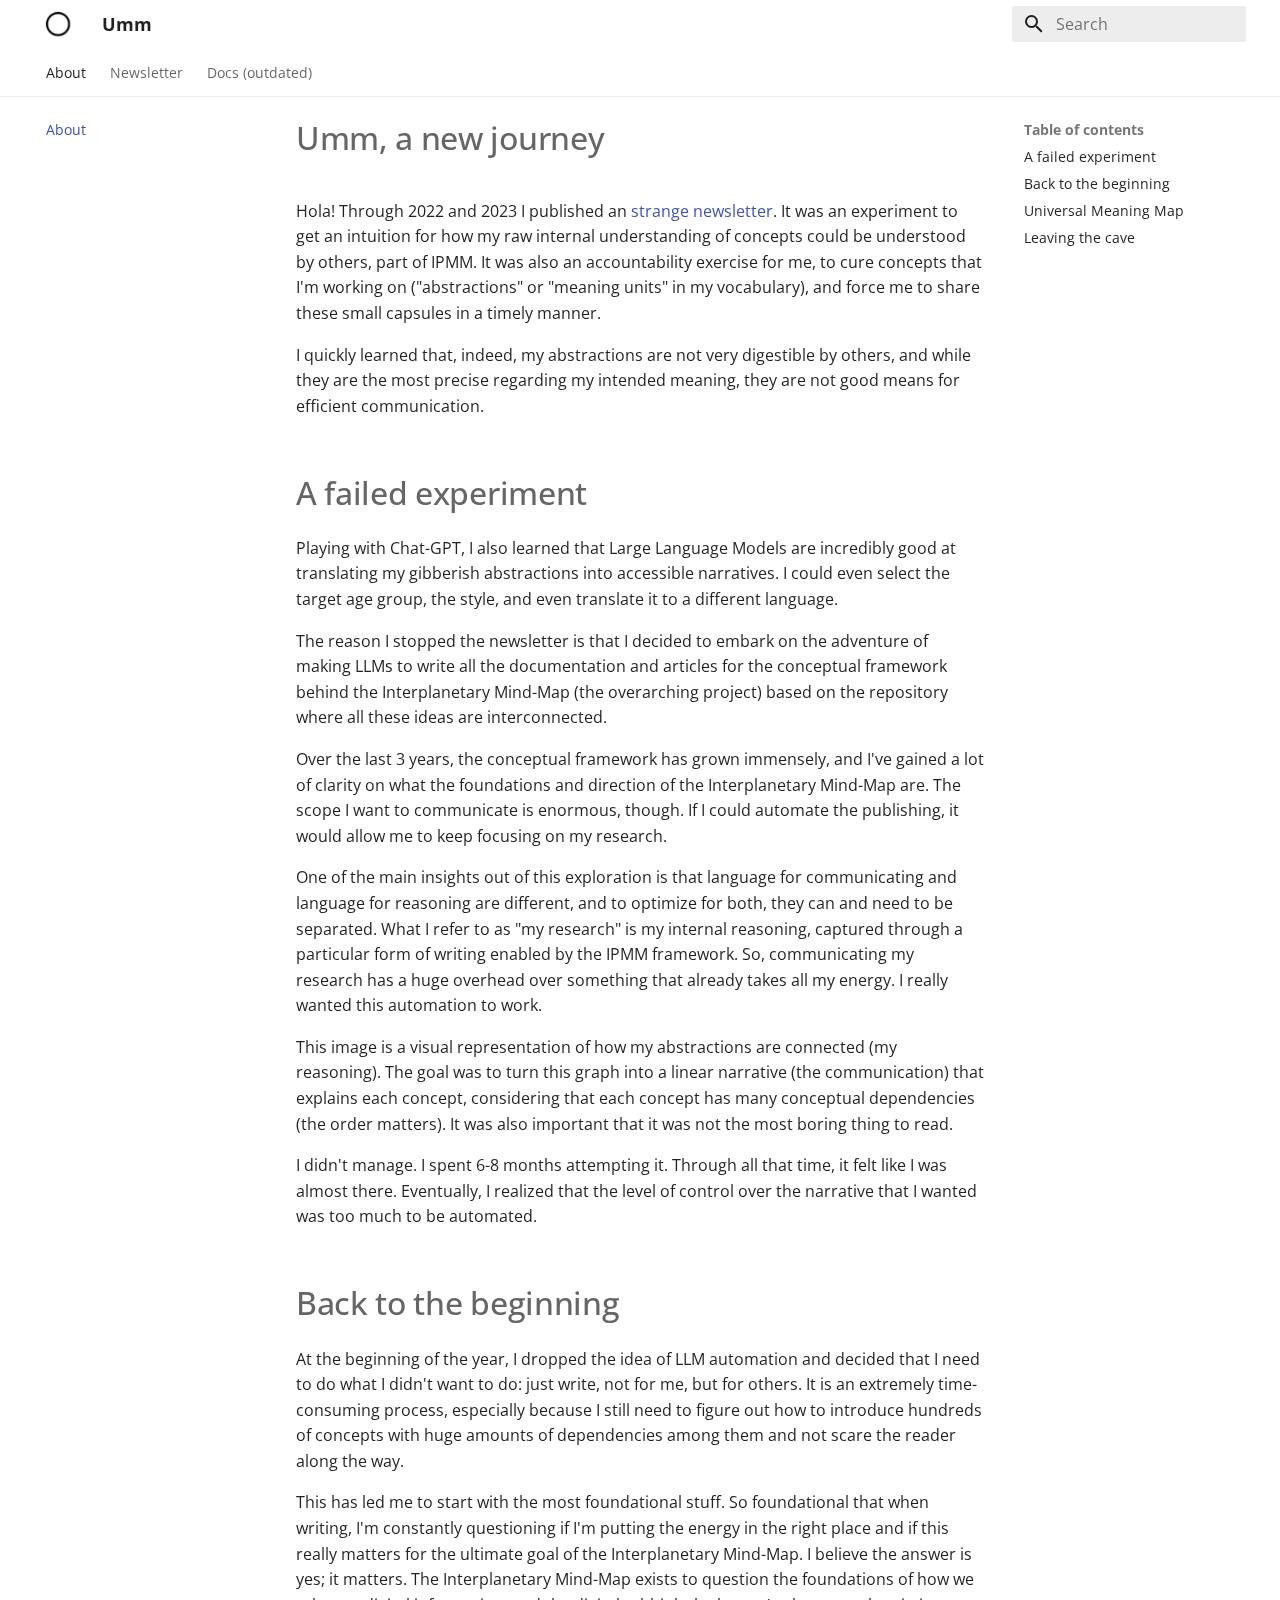
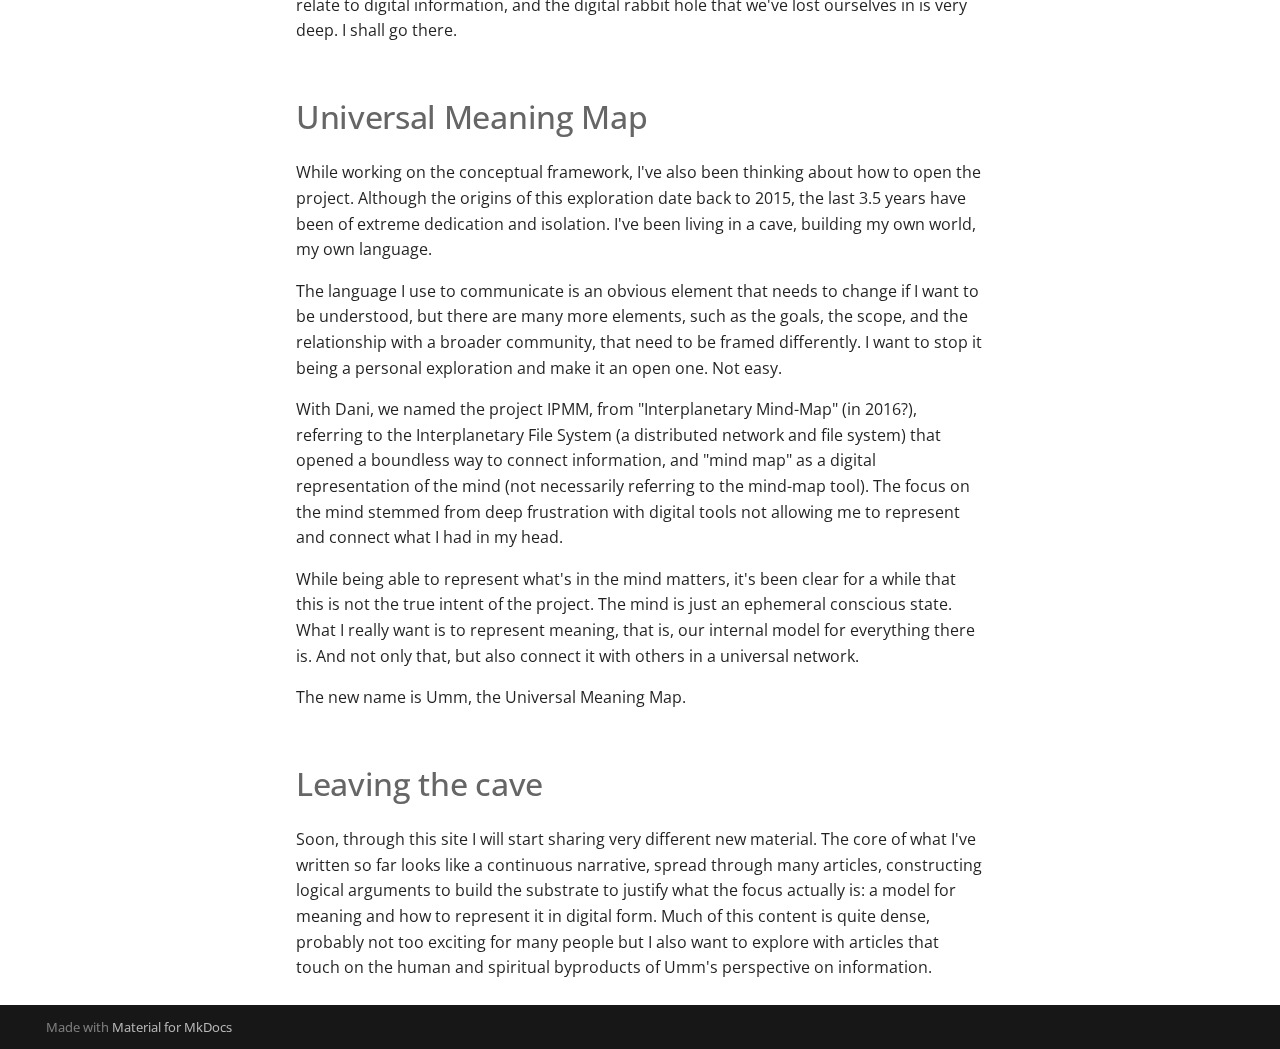
<file: about/index.html>
<!doctype html>
<html lang="en" class="no-js">
  <head>
    
      <meta charset="utf-8">
      <meta name="viewport" content="width=device-width,initial-scale=1">
      
      
      
      
      
      
      <link rel="icon" href="../assets/logo1.png">
      <meta name="generator" content="mkdocs-1.5.3, mkdocs-material-9.5.6">
    
    
      
        <title>About - Umm</title>
      
    
    
      <link rel="stylesheet" href="../assets/stylesheets/main.50c56a3b.min.css">
      
        
        <link rel="stylesheet" href="../assets/stylesheets/palette.06af60db.min.css">
      
      
  
  
    
    
  
    
    
  
    
    
  
    
    
  
    
    
  
    
    
  
    
    
  
    
    
  
    
    
  
    
    
  
    
    
  
  
  <style>:root{--md-admonition-icon--note:url('data:image/svg+xml;charset=utf-8,<svg xmlns="http://www.w3.org/2000/svg" viewBox="0 0 512 512"><!--! Font Awesome Free 6.5.1 by @fontawesome - https://fontawesome.com License - https://fontawesome.com/license/free (Icons: CC BY 4.0, Fonts: SIL OFL 1.1, Code: MIT License) Copyright 2023 Fonticons, Inc.--><path d="M342.6 9.4c-12.5-12.5-32.8-12.5-45.3 0s-12.5 32.8 0 45.3l9.4 9.4L28.1 342.6C10.1 360.6 0 385 0 410.5v5.5c0 53 43 96 96 96h5.5c25.5 0 49.9-10.1 67.9-28.1L448 205.3l9.4 9.4c12.5 12.5 32.8 12.5 45.3 0s12.5-32.8 0-45.3l-32-32-96-96-32-32zM205.3 256 352 109.3l50.7 50.7-96 96H205.3z"/></svg>');--md-admonition-icon--abstract:url('data:image/svg+xml;charset=utf-8,<svg xmlns="http://www.w3.org/2000/svg" viewBox="0 0 16 16"><path d="M2.5 1.75v11.5c0 .138.112.25.25.25h3.17a.75.75 0 0 1 0 1.5H2.75A1.75 1.75 0 0 1 1 13.25V1.75C1 .784 1.784 0 2.75 0h8.5C12.216 0 13 .784 13 1.75v7.736a.75.75 0 0 1-1.5 0V1.75a.25.25 0 0 0-.25-.25h-8.5a.25.25 0 0 0-.25.25Zm13.274 9.537v-.001l-4.557 4.45a.75.75 0 0 1-1.055-.008l-1.943-1.95a.75.75 0 0 1 1.062-1.058l1.419 1.425 4.026-3.932a.75.75 0 1 1 1.048 1.074ZM4.75 4h4.5a.75.75 0 0 1 0 1.5h-4.5a.75.75 0 0 1 0-1.5ZM4 7.75A.75.75 0 0 1 4.75 7h2a.75.75 0 0 1 0 1.5h-2A.75.75 0 0 1 4 7.75Z"/></svg>');--md-admonition-icon--info:url('data:image/svg+xml;charset=utf-8,<svg xmlns="http://www.w3.org/2000/svg" viewBox="0 0 16 16"><path d="M0 8a8 8 0 1 1 16 0A8 8 0 0 1 0 8Zm8-6.5a6.5 6.5 0 1 0 0 13 6.5 6.5 0 0 0 0-13ZM6.5 7.75A.75.75 0 0 1 7.25 7h1a.75.75 0 0 1 .75.75v2.75h.25a.75.75 0 0 1 0 1.5h-2a.75.75 0 0 1 0-1.5h.25v-2h-.25a.75.75 0 0 1-.75-.75ZM8 6a1 1 0 1 1 0-2 1 1 0 0 1 0 2Z"/></svg>');--md-admonition-icon--tip:url('data:image/svg+xml;charset=utf-8,<svg xmlns="http://www.w3.org/2000/svg" viewBox="0 0 16 16"><path d="M3.499.75a.75.75 0 0 1 1.5 0v.996C5.9 2.903 6.793 3.65 7.662 4.376l.24.202c-.036-.694.055-1.422.426-2.163C9.1.873 10.794-.045 12.622.26 14.408.558 16 1.94 16 4.25c0 1.278-.954 2.575-2.44 2.734l.146.508.065.22c.203.701.412 1.455.476 2.226.142 1.707-.4 3.03-1.487 3.898C11.714 14.671 10.27 15 8.75 15h-6a.75.75 0 0 1 0-1.5h1.376a4.484 4.484 0 0 1-.563-1.191 3.835 3.835 0 0 1-.05-2.063 4.647 4.647 0 0 1-2.025-.293.75.75 0 0 1 .525-1.406c1.357.507 2.376-.006 2.698-.318l.009-.01a.747.747 0 0 1 1.06 0 .748.748 0 0 1-.012 1.074c-.912.92-.992 1.835-.768 2.586.221.74.745 1.337 1.196 1.621H8.75c1.343 0 2.398-.296 3.074-.836.635-.507 1.036-1.31.928-2.602-.05-.603-.216-1.224-.422-1.93l-.064-.221c-.12-.407-.246-.84-.353-1.29a2.425 2.425 0 0 1-.507-.441 3.075 3.075 0 0 1-.633-1.248.75.75 0 0 1 1.455-.364c.046.185.144.436.31.627.146.168.353.305.712.305.738 0 1.25-.615 1.25-1.25 0-1.47-.95-2.315-2.123-2.51-1.172-.196-2.227.387-2.706 1.345-.46.92-.27 1.774.019 3.062l.042.19a.884.884 0 0 1 .01.05c.348.443.666.949.94 1.553a.75.75 0 1 1-1.365.62c-.553-1.217-1.32-1.94-2.3-2.768L6.7 5.527c-.814-.68-1.75-1.462-2.692-2.619a3.737 3.737 0 0 0-1.023.88c-.406.495-.663 1.036-.722 1.508.116.122.306.21.591.239.388.038.797-.06 1.032-.19a.75.75 0 0 1 .728 1.31c-.515.287-1.23.439-1.906.373-.682-.067-1.473-.38-1.879-1.193L.75 5.677V5.5c0-.984.48-1.94 1.077-2.664.46-.559 1.05-1.055 1.673-1.353V.75Z"/></svg>');--md-admonition-icon--success:url('data:image/svg+xml;charset=utf-8,<svg xmlns="http://www.w3.org/2000/svg" viewBox="0 0 16 16"><path d="M13.78 4.22a.75.75 0 0 1 0 1.06l-7.25 7.25a.75.75 0 0 1-1.06 0L2.22 9.28a.751.751 0 0 1 .018-1.042.751.751 0 0 1 1.042-.018L6 10.94l6.72-6.72a.75.75 0 0 1 1.06 0Z"/></svg>');--md-admonition-icon--question:url('data:image/svg+xml;charset=utf-8,<svg xmlns="http://www.w3.org/2000/svg" viewBox="0 0 512 512"><!--! Font Awesome Free 6.5.1 by @fontawesome - https://fontawesome.com License - https://fontawesome.com/license/free (Icons: CC BY 4.0, Fonts: SIL OFL 1.1, Code: MIT License) Copyright 2023 Fonticons, Inc.--><path d="M342.6 9.4c-12.5-12.5-32.8-12.5-45.3 0s-12.5 32.8 0 45.3l9.4 9.4L28.1 342.6C10.1 360.6 0 385 0 410.5v5.5c0 53 43 96 96 96h5.5c25.5 0 49.9-10.1 67.9-28.1L448 205.3l9.4 9.4c12.5 12.5 32.8 12.5 45.3 0s12.5-32.8 0-45.3l-32-32-96-96-32-32zM205.3 256 352 109.3l50.7 50.7-96 96H205.3z"/></svg>');--md-admonition-icon--failure:url('data:image/svg+xml;charset=utf-8,<svg xmlns="http://www.w3.org/2000/svg" viewBox="0 0 16 16"><path d="M2.344 2.343h-.001a8 8 0 0 1 11.314 11.314A8.002 8.002 0 0 1 .234 10.089a8 8 0 0 1 2.11-7.746Zm1.06 10.253a6.5 6.5 0 1 0 9.108-9.275 6.5 6.5 0 0 0-9.108 9.275ZM6.03 4.97 8 6.94l1.97-1.97a.749.749 0 0 1 1.275.326.749.749 0 0 1-.215.734L9.06 8l1.97 1.97a.749.749 0 0 1-.326 1.275.749.749 0 0 1-.734-.215L8 9.06l-1.97 1.97a.749.749 0 0 1-1.275-.326.749.749 0 0 1 .215-.734L6.94 8 4.97 6.03a.751.751 0 0 1 .018-1.042.751.751 0 0 1 1.042-.018Z"/></svg>');--md-admonition-icon--danger:url('data:image/svg+xml;charset=utf-8,<svg xmlns="http://www.w3.org/2000/svg" viewBox="0 0 16 16"><path d="M9.504.43a1.516 1.516 0 0 1 2.437 1.713L10.415 5.5h2.123c1.57 0 2.346 1.909 1.22 3.004l-7.34 7.142a1.249 1.249 0 0 1-.871.354h-.302a1.25 1.25 0 0 1-1.157-1.723L5.633 10.5H3.462c-1.57 0-2.346-1.909-1.22-3.004L9.503.429Zm1.047 1.074L3.286 8.571A.25.25 0 0 0 3.462 9H6.75a.75.75 0 0 1 .694 1.034l-1.713 4.188 6.982-6.793A.25.25 0 0 0 12.538 7H9.25a.75.75 0 0 1-.683-1.06l2.008-4.418.003-.006a.036.036 0 0 0-.004-.009l-.006-.006-.008-.001c-.003 0-.006.002-.009.004Z"/></svg>');--md-admonition-icon--bug:url('data:image/svg+xml;charset=utf-8,<svg xmlns="http://www.w3.org/2000/svg" viewBox="0 0 16 16"><path d="M4.72.22a.75.75 0 0 1 1.06 0l1 .999a3.488 3.488 0 0 1 2.441 0l.999-1a.748.748 0 0 1 1.265.332.75.75 0 0 1-.205.729l-.775.776c.616.63.995 1.493.995 2.444v.327c0 .1-.009.197-.025.292.408.14.764.392 1.029.722l1.968-.787a.75.75 0 0 1 .556 1.392L13 7.258V9h2.25a.75.75 0 0 1 0 1.5H13v.5c0 .409-.049.806-.141 1.186l2.17.868a.75.75 0 0 1-.557 1.392l-2.184-.873A4.997 4.997 0 0 1 8 16a4.997 4.997 0 0 1-4.288-2.427l-2.183.873a.75.75 0 0 1-.558-1.392l2.17-.868A5.036 5.036 0 0 1 3 11v-.5H.75a.75.75 0 0 1 0-1.5H3V7.258L.971 6.446a.75.75 0 0 1 .558-1.392l1.967.787c.265-.33.62-.583 1.03-.722a1.677 1.677 0 0 1-.026-.292V4.5c0-.951.38-1.814.995-2.444L4.72 1.28a.75.75 0 0 1 0-1.06Zm.53 6.28a.75.75 0 0 0-.75.75V11a3.5 3.5 0 1 0 7 0V7.25a.75.75 0 0 0-.75-.75ZM6.173 5h3.654A.172.172 0 0 0 10 4.827V4.5a2 2 0 1 0-4 0v.327c0 .096.077.173.173.173Z"/></svg>');--md-admonition-icon--example:url('data:image/svg+xml;charset=utf-8,<svg xmlns="http://www.w3.org/2000/svg" viewBox="0 0 16 16"><path d="M5 5.782V2.5h-.25a.75.75 0 0 1 0-1.5h6.5a.75.75 0 0 1 0 1.5H11v3.282l3.666 5.76C15.619 13.04 14.543 15 12.767 15H3.233c-1.776 0-2.852-1.96-1.899-3.458Zm-2.4 6.565a.75.75 0 0 0 .633 1.153h9.534a.75.75 0 0 0 .633-1.153L12.225 10.5h-8.45ZM9.5 2.5h-3V6c0 .143-.04.283-.117.403L4.73 9h6.54L9.617 6.403A.746.746 0 0 1 9.5 6Z"/></svg>');--md-admonition-icon--quote:url('data:image/svg+xml;charset=utf-8,<svg xmlns="http://www.w3.org/2000/svg" viewBox="0 0 16 16"><path d="M1.75 2.5h10.5a.75.75 0 0 1 0 1.5H1.75a.75.75 0 0 1 0-1.5Zm4 5h8.5a.75.75 0 0 1 0 1.5h-8.5a.75.75 0 0 1 0-1.5Zm0 5h8.5a.75.75 0 0 1 0 1.5h-8.5a.75.75 0 0 1 0-1.5ZM2.5 7.75v6a.75.75 0 0 1-1.5 0v-6a.75.75 0 0 1 1.5 0Z"/></svg>');}</style>



    
    
      
    
    
      
        
        
        <link rel="preconnect" href="https://fonts.gstatic.com" crossorigin>
        <link rel="stylesheet" href="https://fonts.googleapis.com/css?family=Open+Sans:300,300i,400,400i,700,700i%7CRoboto+Mono:400,400i,700,700i&display=fallback">
        <style>:root{--md-text-font:"Open Sans";--md-code-font:"Roboto Mono"}</style>
      
    
    
      <link rel="stylesheet" href="../assets/styles.css">
    
    <script>__md_scope=new URL("..",location),__md_hash=e=>[...e].reduce((e,_)=>(e<<5)-e+_.charCodeAt(0),0),__md_get=(e,_=localStorage,t=__md_scope)=>JSON.parse(_.getItem(t.pathname+"."+e)),__md_set=(e,_,t=localStorage,a=__md_scope)=>{try{t.setItem(a.pathname+"."+e,JSON.stringify(_))}catch(e){}}</script>
    
      

    
    
    
  </head>
  
  
    
    
    
    
    
    <body dir="ltr" data-md-color-scheme="default" data-md-color-primary="white" data-md-color-accent="amber">
  
    
    <input class="md-toggle" data-md-toggle="drawer" type="checkbox" id="__drawer" autocomplete="off">
    <input class="md-toggle" data-md-toggle="search" type="checkbox" id="__search" autocomplete="off">
    <label class="md-overlay" for="__drawer"></label>
    <div data-md-component="skip">
      
        
        <a href="#umm-a-new-journey" class="md-skip">
          Skip to content
        </a>
      
    </div>
    <div data-md-component="announce">
      
    </div>
    
    
      

<header class="md-header" data-md-component="header">
  <nav class="md-header__inner md-grid" aria-label="Header">
    <a href=".." title="Umm" class="md-header__button md-logo" aria-label="Umm" data-md-component="logo">
      
  <img src="../assets/logo1.png" alt="logo">

    </a>
    <label class="md-header__button md-icon" for="__drawer">
      
      <svg xmlns="http://www.w3.org/2000/svg" viewBox="0 0 24 24"><path d="M3 6h18v2H3V6m0 5h18v2H3v-2m0 5h18v2H3v-2Z"/></svg>
    </label>
    <div class="md-header__title" data-md-component="header-title">
      <div class="md-header__ellipsis">
        <div class="md-header__topic">
          <span class="md-ellipsis">
            Umm
          </span>
        </div>
        <div class="md-header__topic" data-md-component="header-topic">
          <span class="md-ellipsis">
            
              About
            
          </span>
        </div>
      </div>
    </div>
    
      
    
    
    
    
      <label class="md-header__button md-icon" for="__search">
        
        <svg xmlns="http://www.w3.org/2000/svg" viewBox="0 0 24 24"><path d="M9.5 3A6.5 6.5 0 0 1 16 9.5c0 1.61-.59 3.09-1.56 4.23l.27.27h.79l5 5-1.5 1.5-5-5v-.79l-.27-.27A6.516 6.516 0 0 1 9.5 16 6.5 6.5 0 0 1 3 9.5 6.5 6.5 0 0 1 9.5 3m0 2C7 5 5 7 5 9.5S7 14 9.5 14 14 12 14 9.5 12 5 9.5 5Z"/></svg>
      </label>
      <div class="md-search" data-md-component="search" role="dialog">
  <label class="md-search__overlay" for="__search"></label>
  <div class="md-search__inner" role="search">
    <form class="md-search__form" name="search">
      <input type="text" class="md-search__input" name="query" aria-label="Search" placeholder="Search" autocapitalize="off" autocorrect="off" autocomplete="off" spellcheck="false" data-md-component="search-query" required>
      <label class="md-search__icon md-icon" for="__search">
        
        <svg xmlns="http://www.w3.org/2000/svg" viewBox="0 0 24 24"><path d="M9.5 3A6.5 6.5 0 0 1 16 9.5c0 1.61-.59 3.09-1.56 4.23l.27.27h.79l5 5-1.5 1.5-5-5v-.79l-.27-.27A6.516 6.516 0 0 1 9.5 16 6.5 6.5 0 0 1 3 9.5 6.5 6.5 0 0 1 9.5 3m0 2C7 5 5 7 5 9.5S7 14 9.5 14 14 12 14 9.5 12 5 9.5 5Z"/></svg>
        
        <svg xmlns="http://www.w3.org/2000/svg" viewBox="0 0 24 24"><path d="M20 11v2H8l5.5 5.5-1.42 1.42L4.16 12l7.92-7.92L13.5 5.5 8 11h12Z"/></svg>
      </label>
      <nav class="md-search__options" aria-label="Search">
        
        <button type="reset" class="md-search__icon md-icon" title="Clear" aria-label="Clear" tabindex="-1">
          
          <svg xmlns="http://www.w3.org/2000/svg" viewBox="0 0 24 24"><path d="M19 6.41 17.59 5 12 10.59 6.41 5 5 6.41 10.59 12 5 17.59 6.41 19 12 13.41 17.59 19 19 17.59 13.41 12 19 6.41Z"/></svg>
        </button>
      </nav>
      
    </form>
    <div class="md-search__output">
      <div class="md-search__scrollwrap" data-md-scrollfix>
        <div class="md-search-result" data-md-component="search-result">
          <div class="md-search-result__meta">
            Initializing search
          </div>
          <ol class="md-search-result__list" role="presentation"></ol>
        </div>
      </div>
    </div>
  </div>
</div>
    
    
  </nav>
  
</header>
    
    <div class="md-container" data-md-component="container">
      
      
        
          
            
<nav class="md-tabs" aria-label="Tabs" data-md-component="tabs">
  <div class="md-grid">
    <ul class="md-tabs__list">
      
        
  
  
    
  
  
    <li class="md-tabs__item md-tabs__item--active">
      <a href="./" class="md-tabs__link">
        
  
    
  
  About

      </a>
    </li>
  

      
        
  
  
  
    <li class="md-tabs__item">
      <a href="https://buttondown.email/umm/" class="md-tabs__link">
        
  
    
  
  Newsletter

      </a>
    </li>
  

      
        
  
  
  
    <li class="md-tabs__item">
      <a href="https://github.com/universal-meaning-map/docs" class="md-tabs__link">
        
  
    
  
  Docs (outdated)

      </a>
    </li>
  

      
    </ul>
  </div>
</nav>
          
        
      
      <main class="md-main" data-md-component="main">
        <div class="md-main__inner md-grid">
          
            
              
              <div class="md-sidebar md-sidebar--primary" data-md-component="sidebar" data-md-type="navigation" >
                <div class="md-sidebar__scrollwrap">
                  <div class="md-sidebar__inner">
                    


  


<nav class="md-nav md-nav--primary md-nav--lifted" aria-label="Navigation" data-md-level="0">
  <label class="md-nav__title" for="__drawer">
    <a href=".." title="Umm" class="md-nav__button md-logo" aria-label="Umm" data-md-component="logo">
      
  <img src="../assets/logo1.png" alt="logo">

    </a>
    Umm
  </label>
  
  <ul class="md-nav__list" data-md-scrollfix>
    
      
      
  
  
    
  
  
  
    <li class="md-nav__item md-nav__item--active">
      
      <input class="md-nav__toggle md-toggle" type="checkbox" id="__toc">
      
      
        
      
      
        <label class="md-nav__link md-nav__link--active" for="__toc">
          
  
  <span class="md-ellipsis">
    About
  </span>
  

          <span class="md-nav__icon md-icon"></span>
        </label>
      
      <a href="./" class="md-nav__link md-nav__link--active">
        
  
  <span class="md-ellipsis">
    About
  </span>
  

      </a>
      
        

<nav class="md-nav md-nav--secondary" aria-label="Table of contents">
  
  
  
    
  
  
    <label class="md-nav__title" for="__toc">
      <span class="md-nav__icon md-icon"></span>
      Table of contents
    </label>
    <ul class="md-nav__list" data-md-component="toc" data-md-scrollfix>
      
        <li class="md-nav__item">
  <a href="#a-failed-experiment" class="md-nav__link">
    <span class="md-ellipsis">
      A failed experiment
    </span>
  </a>
  
</li>
      
        <li class="md-nav__item">
  <a href="#back-to-the-beginning" class="md-nav__link">
    <span class="md-ellipsis">
      Back to the beginning
    </span>
  </a>
  
</li>
      
        <li class="md-nav__item">
  <a href="#universal-meaning-map" class="md-nav__link">
    <span class="md-ellipsis">
      Universal Meaning Map
    </span>
  </a>
  
</li>
      
        <li class="md-nav__item">
  <a href="#leaving-the-cave" class="md-nav__link">
    <span class="md-ellipsis">
      Leaving the cave
    </span>
  </a>
  
</li>
      
    </ul>
  
</nav>
      
    </li>
  

    
      
      
  
  
  
  
    <li class="md-nav__item">
      <a href="https://buttondown.email/umm/" class="md-nav__link">
        
  
  <span class="md-ellipsis">
    Newsletter
  </span>
  

      </a>
    </li>
  

    
      
      
  
  
  
  
    <li class="md-nav__item">
      <a href="https://github.com/universal-meaning-map/docs" class="md-nav__link">
        
  
  <span class="md-ellipsis">
    Docs (outdated)
  </span>
  

      </a>
    </li>
  

    
  </ul>
</nav>
                  </div>
                </div>
              </div>
            
            
              
              <div class="md-sidebar md-sidebar--secondary" data-md-component="sidebar" data-md-type="toc" >
                <div class="md-sidebar__scrollwrap">
                  <div class="md-sidebar__inner">
                    

<nav class="md-nav md-nav--secondary" aria-label="Table of contents">
  
  
  
    
  
  
    <label class="md-nav__title" for="__toc">
      <span class="md-nav__icon md-icon"></span>
      Table of contents
    </label>
    <ul class="md-nav__list" data-md-component="toc" data-md-scrollfix>
      
        <li class="md-nav__item">
  <a href="#a-failed-experiment" class="md-nav__link">
    <span class="md-ellipsis">
      A failed experiment
    </span>
  </a>
  
</li>
      
        <li class="md-nav__item">
  <a href="#back-to-the-beginning" class="md-nav__link">
    <span class="md-ellipsis">
      Back to the beginning
    </span>
  </a>
  
</li>
      
        <li class="md-nav__item">
  <a href="#universal-meaning-map" class="md-nav__link">
    <span class="md-ellipsis">
      Universal Meaning Map
    </span>
  </a>
  
</li>
      
        <li class="md-nav__item">
  <a href="#leaving-the-cave" class="md-nav__link">
    <span class="md-ellipsis">
      Leaving the cave
    </span>
  </a>
  
</li>
      
    </ul>
  
</nav>
                  </div>
                </div>
              </div>
            
          
          
            <div class="md-content" data-md-component="content">
              <article class="md-content__inner md-typeset">
                
                  


<h1 id="umm-a-new-journey">Umm, a new journey</h1>
<p>Hola! Through 2022 and 2023 I published an <a href="https://buttondown.email/umm/archive/">strange newsletter</a>. It was an experiment to get an intuition for how my raw internal understanding of concepts could be understood by others, part of IPMM. It was also an accountability exercise for me, to cure concepts that I'm working on ("abstractions" or "meaning units" in my vocabulary), and force me to share these small capsules in a timely manner.</p>
<p>I quickly learned that, indeed, my abstractions are not very digestible by others, and while they are the most precise regarding my intended meaning, they are not good means for efficient communication.</p>
<h2 id="a-failed-experiment">A failed experiment</h2>
<p>Playing with Chat-GPT, I also learned that Large Language Models are incredibly good at translating my gibberish abstractions into accessible narratives. I could even select the target age group, the style, and even translate it to a different language.</p>
<p>The reason I stopped the newsletter is that I decided to embark on the adventure of making LLMs to write all the documentation and articles for the conceptual framework behind the Interplanetary Mind-Map (the overarching project) based on the repository where all these ideas are interconnected.</p>
<p>Over the last 3 years, the conceptual framework has grown immensely, and I've gained a lot of clarity on what the foundations and direction of the Interplanetary Mind-Map are. The scope I want to communicate is enormous, though. If I could automate the publishing, it would allow me to keep focusing on my research.</p>
<p>One of the main insights out of this exploration is that language for communicating and language for reasoning are different, and to optimize for both, they can and need to be separated. What I refer to as "my research" is my internal reasoning, captured through a particular form of writing enabled by the IPMM framework. So, communicating my research has a huge overhead over something that already takes all my energy. I really wanted this automation to work.</p>
<p>This image is a visual representation of how my abstractions are connected (my reasoning). The goal was to turn this graph into a linear narrative (the communication) that explains each concept, considering that each concept has many conceptual dependencies (the order matters). It was also important that it was not the most boring thing to read.</p>
<p>I didn't manage. I spent 6-8 months attempting it. Through all that time, it felt like I was almost there. Eventually, I realized that the level of control over the narrative that I wanted was too much to be automated.</p>
<h2 id="back-to-the-beginning">Back to the beginning</h2>
<p>At the beginning of the year, I dropped the idea of LLM automation and decided that I need to do what I didn't want to do: just write, not for me, but for others. It is an extremely time-consuming process, especially because I still need to figure out how to introduce hundreds of concepts with huge amounts of dependencies among them and not scare the reader along the way.</p>
<p>This has led me to start with the most foundational stuff. So foundational that when writing, I'm constantly questioning if I'm putting the energy in the right place and if this really matters for the ultimate goal of the Interplanetary Mind-Map. I believe the answer is yes; it matters. The Interplanetary Mind-Map exists to question the foundations of how we relate to digital information, and the digital rabbit hole that we've lost ourselves in is very deep. I shall go there.</p>
<h2 id="universal-meaning-map">Universal Meaning Map</h2>
<p>While working on the conceptual framework, I've also been thinking about how to open the project. Although the origins of this exploration date back to 2015, the last 3.5 years have been of extreme dedication and isolation. I've been living in a cave, building my own world, my own language.</p>
<p>The language I use to communicate is an obvious element that needs to change if I want to be understood, but there are many more elements, such as the goals, the scope, and the relationship with a broader community, that need to be framed differently. I want to stop it being a personal exploration and make it an open one. Not easy.</p>
<p>With Dani, we named the project IPMM, from "Interplanetary Mind-Map" (in 2016?), referring to the Interplanetary File System (a distributed network and file system) that opened a boundless way to connect information, and "mind map" as a digital representation of the mind (not necessarily referring to the mind-map tool). The focus on the mind stemmed from deep frustration with digital tools not allowing me to represent and connect what I had in my head.</p>
<p>While being able to represent what's in the mind matters, it's been clear for a while that this is not the true intent of the project. The mind is just an ephemeral conscious state. What I really want is to represent meaning, that is, our internal model for everything there is. And not only that, but also connect it with others in a universal network.</p>
<p>The new name is Umm, the Universal Meaning Map.</p>
<h2 id="leaving-the-cave">Leaving the cave</h2>
<p>Soon, through this site I will start sharing very different new material. The core of what I've written so far looks like a continuous narrative, spread through many articles, constructing logical arguments to build the substrate to justify what the focus actually is: a model for meaning and how to represent it in digital form. Much of this content is quite dense, probably not too exciting for many people but I also want to explore with articles that touch on the human and spiritual byproducts of Umm's perspective on information.</p>












                
              </article>
            </div>
          
          
<script>var target=document.getElementById(location.hash.slice(1));target&&target.name&&(target.checked=target.name.startsWith("__tabbed_"))</script>
        </div>
        
      </main>
      
        <footer class="md-footer">
  
  <div class="md-footer-meta md-typeset">
    <div class="md-footer-meta__inner md-grid">
      <div class="md-copyright">
  
  
    Made with
    <a href="https://squidfunk.github.io/mkdocs-material/" target="_blank" rel="noopener">
      Material for MkDocs
    </a>
  
</div>
      
    </div>
  </div>
</footer>
      
    </div>
    <div class="md-dialog" data-md-component="dialog">
      <div class="md-dialog__inner md-typeset"></div>
    </div>
    
    
    <script id="__config" type="application/json">{"base": "..", "features": ["navigation.tracking", "content.tooltips", "navigation.tabs"], "search": "../assets/javascripts/workers/search.b8dbb3d2.min.js", "translations": {"clipboard.copied": "Copied to clipboard", "clipboard.copy": "Copy to clipboard", "search.result.more.one": "1 more on this page", "search.result.more.other": "# more on this page", "search.result.none": "No matching documents", "search.result.one": "1 matching document", "search.result.other": "# matching documents", "search.result.placeholder": "Type to start searching", "search.result.term.missing": "Missing", "select.version": "Select version"}}</script>
    
    
      <script src="../assets/javascripts/bundle.e1c3ead8.min.js"></script>
      
    
  </body>
</html>
</file>
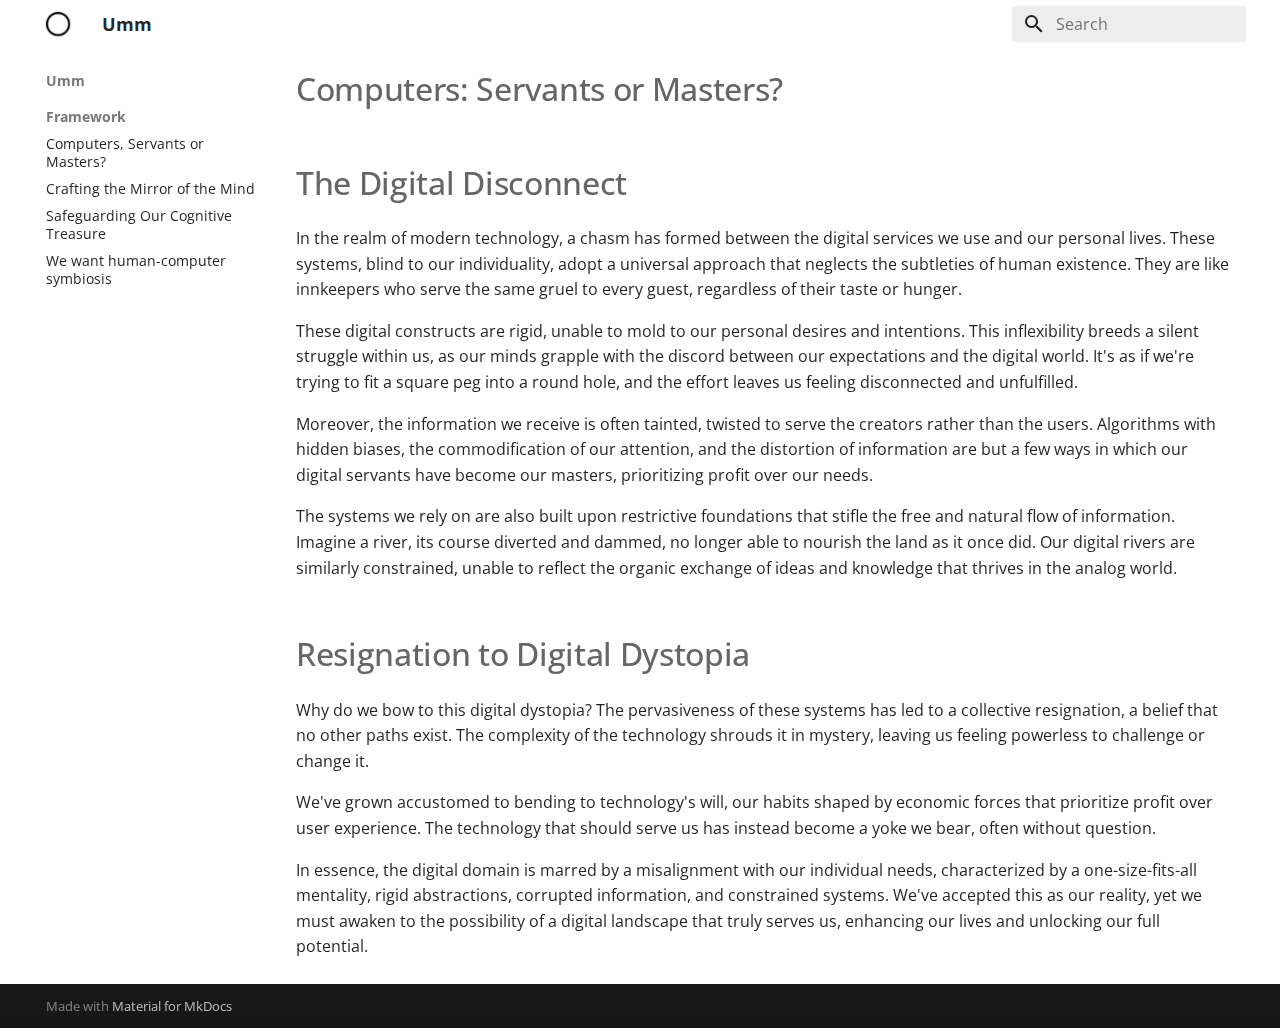
<file: computers-are-not-serving-us/index.html>
<!doctype html>
<html lang="en" class="no-js">
  <head>
    
      <meta charset="utf-8">
      <meta name="viewport" content="width=device-width,initial-scale=1">
      
      
      
      
      
      
      <link rel="icon" href="../assets/logo1.png">
      <meta name="generator" content="mkdocs-1.5.3, mkdocs-material-9.5.8">
    
    
      
        <title>Computers: Servants or Masters? - Umm</title>
      
    
    
      <link rel="stylesheet" href="../assets/stylesheets/main.f2e4d321.min.css">
      
        
        <link rel="stylesheet" href="../assets/stylesheets/palette.06af60db.min.css">
      
      


    
    
      
    
    
      
        
        
        <link rel="preconnect" href="https://fonts.gstatic.com" crossorigin>
        <link rel="stylesheet" href="https://fonts.googleapis.com/css?family=Open+Sans:300,300i,400,400i,700,700i%7CRoboto+Mono:400,400i,700,700i&display=fallback">
        <style>:root{--md-text-font:"Open Sans";--md-code-font:"Roboto Mono"}</style>
      
    
    
      <link rel="stylesheet" href="../assets/styles.css">
    
    <script>__md_scope=new URL("..",location),__md_hash=e=>[...e].reduce((e,_)=>(e<<5)-e+_.charCodeAt(0),0),__md_get=(e,_=localStorage,t=__md_scope)=>JSON.parse(_.getItem(t.pathname+"."+e)),__md_set=(e,_,t=localStorage,a=__md_scope)=>{try{t.setItem(a.pathname+"."+e,JSON.stringify(_))}catch(e){}}</script>
    
      

    
    
    
  </head>
  
  
    
    
    
    
    
    <body dir="ltr" data-md-color-scheme="default" data-md-color-primary="white" data-md-color-accent="amber">
  
    
    <input class="md-toggle" data-md-toggle="drawer" type="checkbox" id="__drawer" autocomplete="off">
    <input class="md-toggle" data-md-toggle="search" type="checkbox" id="__search" autocomplete="off">
    <label class="md-overlay" for="__drawer"></label>
    <div data-md-component="skip">
      
        
        <a href="#computers-servants-or-masters" class="md-skip">
          Skip to content
        </a>
      
    </div>
    <div data-md-component="announce">
      
    </div>
    
    
      

  

<header class="md-header md-header--shadow" data-md-component="header">
  <nav class="md-header__inner md-grid" aria-label="Header">
    <a href=".." title="Umm" class="md-header__button md-logo" aria-label="Umm" data-md-component="logo">
      
  <img src="../assets/logo1.png" alt="logo">

    </a>
    <label class="md-header__button md-icon" for="__drawer">
      
      <svg xmlns="http://www.w3.org/2000/svg" viewBox="0 0 24 24"><path d="M3 6h18v2H3V6m0 5h18v2H3v-2m0 5h18v2H3v-2Z"/></svg>
    </label>
    <div class="md-header__title" data-md-component="header-title">
      <div class="md-header__ellipsis">
        <div class="md-header__topic">
          <span class="md-ellipsis">
            Umm
          </span>
        </div>
        <div class="md-header__topic" data-md-component="header-topic">
          <span class="md-ellipsis">
            
              Computers: Servants or Masters?
            
          </span>
        </div>
      </div>
    </div>
    
      
    
    
    
    
      <label class="md-header__button md-icon" for="__search">
        
        <svg xmlns="http://www.w3.org/2000/svg" viewBox="0 0 24 24"><path d="M9.5 3A6.5 6.5 0 0 1 16 9.5c0 1.61-.59 3.09-1.56 4.23l.27.27h.79l5 5-1.5 1.5-5-5v-.79l-.27-.27A6.516 6.516 0 0 1 9.5 16 6.5 6.5 0 0 1 3 9.5 6.5 6.5 0 0 1 9.5 3m0 2C7 5 5 7 5 9.5S7 14 9.5 14 14 12 14 9.5 12 5 9.5 5Z"/></svg>
      </label>
      <div class="md-search" data-md-component="search" role="dialog">
  <label class="md-search__overlay" for="__search"></label>
  <div class="md-search__inner" role="search">
    <form class="md-search__form" name="search">
      <input type="text" class="md-search__input" name="query" aria-label="Search" placeholder="Search" autocapitalize="off" autocorrect="off" autocomplete="off" spellcheck="false" data-md-component="search-query" required>
      <label class="md-search__icon md-icon" for="__search">
        
        <svg xmlns="http://www.w3.org/2000/svg" viewBox="0 0 24 24"><path d="M9.5 3A6.5 6.5 0 0 1 16 9.5c0 1.61-.59 3.09-1.56 4.23l.27.27h.79l5 5-1.5 1.5-5-5v-.79l-.27-.27A6.516 6.516 0 0 1 9.5 16 6.5 6.5 0 0 1 3 9.5 6.5 6.5 0 0 1 9.5 3m0 2C7 5 5 7 5 9.5S7 14 9.5 14 14 12 14 9.5 12 5 9.5 5Z"/></svg>
        
        <svg xmlns="http://www.w3.org/2000/svg" viewBox="0 0 24 24"><path d="M20 11v2H8l5.5 5.5-1.42 1.42L4.16 12l7.92-7.92L13.5 5.5 8 11h12Z"/></svg>
      </label>
      <nav class="md-search__options" aria-label="Search">
        
        <button type="reset" class="md-search__icon md-icon" title="Clear" aria-label="Clear" tabindex="-1">
          
          <svg xmlns="http://www.w3.org/2000/svg" viewBox="0 0 24 24"><path d="M19 6.41 17.59 5 12 10.59 6.41 5 5 6.41 10.59 12 5 17.59 6.41 19 12 13.41 17.59 19 19 17.59 13.41 12 19 6.41Z"/></svg>
        </button>
      </nav>
      
    </form>
    <div class="md-search__output">
      <div class="md-search__scrollwrap" data-md-scrollfix>
        <div class="md-search-result" data-md-component="search-result">
          <div class="md-search-result__meta">
            Initializing search
          </div>
          <ol class="md-search-result__list" role="presentation"></ol>
        </div>
      </div>
    </div>
  </div>
</div>
    
    
  </nav>
  
</header>
    
    <div class="md-container" data-md-component="container">
      
      
        
          
        
      
      <main class="md-main" data-md-component="main">
        <div class="md-main__inner md-grid">
          
            
              
              <div class="md-sidebar md-sidebar--primary" data-md-component="sidebar" data-md-type="navigation" >
                <div class="md-sidebar__scrollwrap">
                  <div class="md-sidebar__inner">
                    



  

<nav class="md-nav md-nav--primary md-nav--integrated" aria-label="Navigation" data-md-level="0">
  <label class="md-nav__title" for="__drawer">
    <a href=".." title="Umm" class="md-nav__button md-logo" aria-label="Umm" data-md-component="logo">
      
  <img src="../assets/logo1.png" alt="logo">

    </a>
    Umm
  </label>
  
  <ul class="md-nav__list" data-md-scrollfix>
    
      
      
  
  
  
  
    
    
    
    
    
      
      
    
    <li class="md-nav__item md-nav__item--section md-nav__item--nested">
      
        
        
        
        <input class="md-nav__toggle md-toggle " type="checkbox" id="__nav_1" >
        
          
          <label class="md-nav__link" for="__nav_1" id="__nav_1_label" tabindex="">
            
  
  <span class="md-ellipsis">
    Framework
  </span>
  

            <span class="md-nav__icon md-icon"></span>
          </label>
        
        <nav class="md-nav" data-md-level="1" aria-labelledby="__nav_1_label" aria-expanded="false">
          <label class="md-nav__title" for="__nav_1">
            <span class="md-nav__icon md-icon"></span>
            Framework
          </label>
          <ul class="md-nav__list" data-md-scrollfix>
            
              
                
  
  
  
  
    <li class="md-nav__item">
      <a href="." class="md-nav__link">
        
  
  <span class="md-ellipsis">
    Computers, Servants or Masters?
  </span>
  

      </a>
    </li>
  

              
            
              
                
  
  
  
  
    <li class="md-nav__item">
      <a href="../modeling-human-cognition" class="md-nav__link">
        
  
  <span class="md-ellipsis">
    Crafting the Mirror of the Mind
  </span>
  

      </a>
    </li>
  

              
            
              
                
  
  
  
  
    <li class="md-nav__item">
      <a href="../protecting-the-most-precious-thing" class="md-nav__link">
        
  
  <span class="md-ellipsis">
    Safeguarding Our Cognitive Treasure
  </span>
  

      </a>
    </li>
  

              
            
              
                
  
  
  
  
    <li class="md-nav__item">
      <a href="../we-want-human-computer-symbiosis" class="md-nav__link">
        
  
  <span class="md-ellipsis">
    We want human-computer symbiosis
  </span>
  

      </a>
    </li>
  

              
            
          </ul>
        </nav>
      
    </li>
  

    
  </ul>
</nav>
                  </div>
                </div>
              </div>
            
            
          
          
            <div class="md-content" data-md-component="content">
              <article class="md-content__inner md-typeset">
                
                  


<h1 id="computers-servants-or-masters">Computers: Servants or Masters?</h1>
<h2 id="the-digital-disconnect">The Digital Disconnect</h2>
<p>In the realm of modern technology, a chasm has formed between the digital services we use and our personal lives. These systems, blind to our individuality, adopt a universal approach that neglects the subtleties of human existence. They are like innkeepers who serve the same gruel to every guest, regardless of their taste or hunger.</p>
<p>These digital constructs are rigid, unable to mold to our personal desires and intentions. This inflexibility breeds a silent struggle within us, as our minds grapple with the discord between our expectations and the digital world. It's as if we're trying to fit a square peg into a round hole, and the effort leaves us feeling disconnected and unfulfilled.</p>
<p>Moreover, the information we receive is often tainted, twisted to serve the creators rather than the users. Algorithms with hidden biases, the commodification of our attention, and the distortion of information are but a few ways in which our digital servants have become our masters, prioritizing profit over our needs.</p>
<p>The systems we rely on are also built upon restrictive foundations that stifle the free and natural flow of information. Imagine a river, its course diverted and dammed, no longer able to nourish the land as it once did. Our digital rivers are similarly constrained, unable to reflect the organic exchange of ideas and knowledge that thrives in the analog world.</p>
<h2 id="resignation-to-digital-dystopia">Resignation to Digital Dystopia</h2>
<p>Why do we bow to this digital dystopia? The pervasiveness of these systems has led to a collective resignation, a belief that no other paths exist. The complexity of the technology shrouds it in mystery, leaving us feeling powerless to challenge or change it.</p>
<p>We've grown accustomed to bending to technology's will, our habits shaped by economic forces that prioritize profit over user experience. The technology that should serve us has instead become a yoke we bear, often without question.</p>
<p>In essence, the digital domain is marred by a misalignment with our individual needs, characterized by a one-size-fits-all mentality, rigid abstractions, corrupted information, and constrained systems. We've accepted this as our reality, yet we must awaken to the possibility of a digital landscape that truly serves us, enhancing our lives and unlocking our full potential.</p>












                
              </article>
            </div>
          
          
<script>var target=document.getElementById(location.hash.slice(1));target&&target.name&&(target.checked=target.name.startsWith("__tabbed_"))</script>
        </div>
        
      </main>
      
        <footer class="md-footer">
  
  <div class="md-footer-meta md-typeset">
    <div class="md-footer-meta__inner md-grid">
      <div class="md-copyright">
  
  
    Made with
    <a href="https://squidfunk.github.io/mkdocs-material/" target="_blank" rel="noopener">
      Material for MkDocs
    </a>
  
</div>
      
    </div>
  </div>
</footer>
      
    </div>
    <div class="md-dialog" data-md-component="dialog">
      <div class="md-dialog__inner md-typeset"></div>
    </div>
    
    
    <script id="__config" type="application/json">{"base": "..", "features": ["navigation.instant.preview", "navigation.instant", "navigation.tracking", "content.tooltips", "navigation.sections", "toc.integrate"], "search": "../assets/javascripts/workers/search.b8dbb3d2.min.js", "translations": {"clipboard.copied": "Copied to clipboard", "clipboard.copy": "Copy to clipboard", "search.result.more.one": "1 more on this page", "search.result.more.other": "# more on this page", "search.result.none": "No matching documents", "search.result.one": "1 matching document", "search.result.other": "# matching documents", "search.result.placeholder": "Type to start searching", "search.result.term.missing": "Missing", "select.version": "Select version"}}</script>
    
    
      <script src="../assets/javascripts/bundle.8fd75fb4.min.js"></script>
      
    
  </body>
</html>
</file>
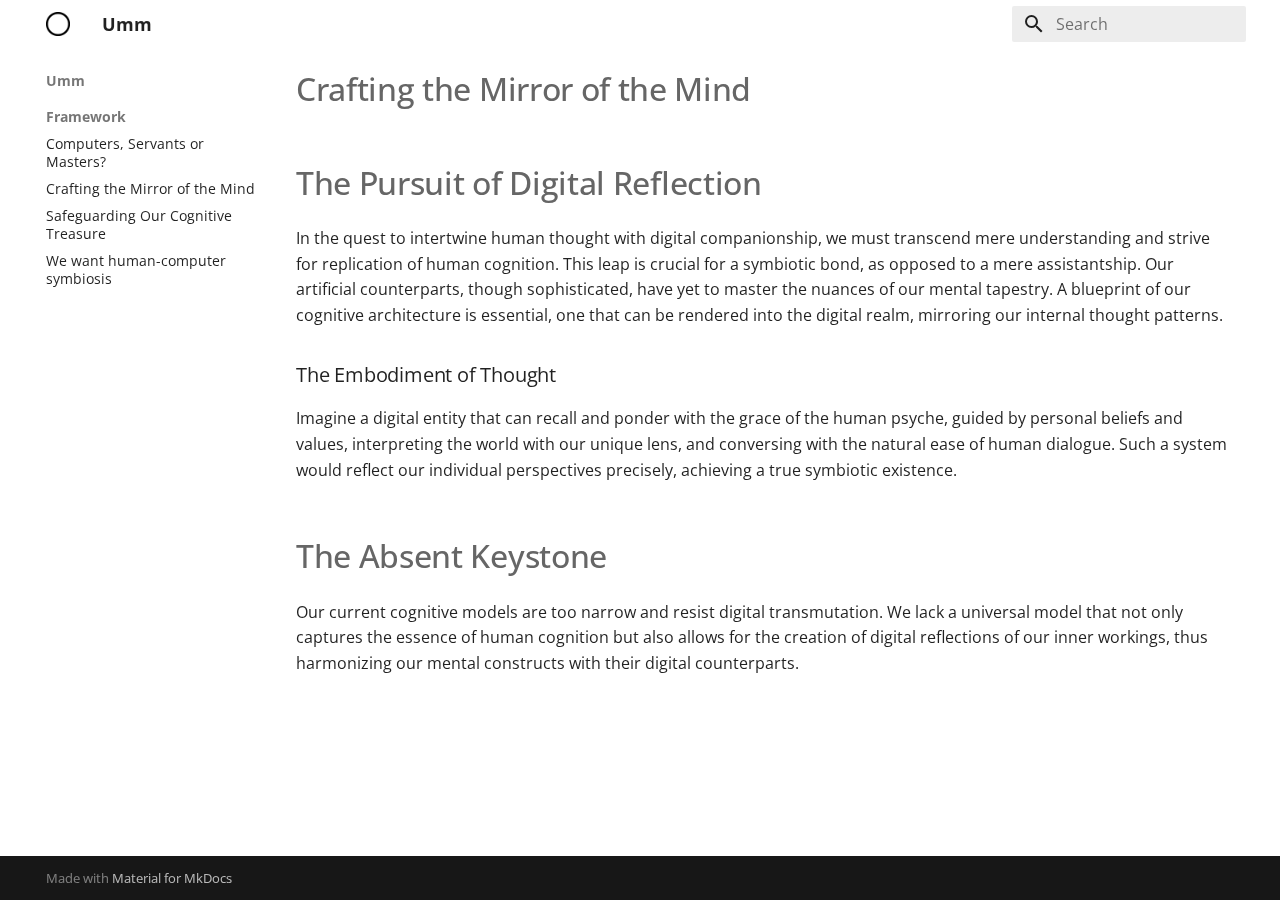
<file: modeling-human-cognition/index.html>
<!doctype html>
<html lang="en" class="no-js">
  <head>
    
      <meta charset="utf-8">
      <meta name="viewport" content="width=device-width,initial-scale=1">
      
      
      
      
      
      
      <link rel="icon" href="../assets/logo1.png">
      <meta name="generator" content="mkdocs-1.5.3, mkdocs-material-9.5.8">
    
    
      
        <title>Crafting the Mirror of the Mind - Umm</title>
      
    
    
      <link rel="stylesheet" href="../assets/stylesheets/main.f2e4d321.min.css">
      
        
        <link rel="stylesheet" href="../assets/stylesheets/palette.06af60db.min.css">
      
      


    
    
      
    
    
      
        
        
        <link rel="preconnect" href="https://fonts.gstatic.com" crossorigin>
        <link rel="stylesheet" href="https://fonts.googleapis.com/css?family=Open+Sans:300,300i,400,400i,700,700i%7CRoboto+Mono:400,400i,700,700i&display=fallback">
        <style>:root{--md-text-font:"Open Sans";--md-code-font:"Roboto Mono"}</style>
      
    
    
      <link rel="stylesheet" href="../assets/styles.css">
    
    <script>__md_scope=new URL("..",location),__md_hash=e=>[...e].reduce((e,_)=>(e<<5)-e+_.charCodeAt(0),0),__md_get=(e,_=localStorage,t=__md_scope)=>JSON.parse(_.getItem(t.pathname+"."+e)),__md_set=(e,_,t=localStorage,a=__md_scope)=>{try{t.setItem(a.pathname+"."+e,JSON.stringify(_))}catch(e){}}</script>
    
      

    
    
    
  </head>
  
  
    
    
    
    
    
    <body dir="ltr" data-md-color-scheme="default" data-md-color-primary="white" data-md-color-accent="amber">
  
    
    <input class="md-toggle" data-md-toggle="drawer" type="checkbox" id="__drawer" autocomplete="off">
    <input class="md-toggle" data-md-toggle="search" type="checkbox" id="__search" autocomplete="off">
    <label class="md-overlay" for="__drawer"></label>
    <div data-md-component="skip">
      
        
        <a href="#crafting-the-mirror-of-the-mind" class="md-skip">
          Skip to content
        </a>
      
    </div>
    <div data-md-component="announce">
      
    </div>
    
    
      

  

<header class="md-header md-header--shadow" data-md-component="header">
  <nav class="md-header__inner md-grid" aria-label="Header">
    <a href=".." title="Umm" class="md-header__button md-logo" aria-label="Umm" data-md-component="logo">
      
  <img src="../assets/logo1.png" alt="logo">

    </a>
    <label class="md-header__button md-icon" for="__drawer">
      
      <svg xmlns="http://www.w3.org/2000/svg" viewBox="0 0 24 24"><path d="M3 6h18v2H3V6m0 5h18v2H3v-2m0 5h18v2H3v-2Z"/></svg>
    </label>
    <div class="md-header__title" data-md-component="header-title">
      <div class="md-header__ellipsis">
        <div class="md-header__topic">
          <span class="md-ellipsis">
            Umm
          </span>
        </div>
        <div class="md-header__topic" data-md-component="header-topic">
          <span class="md-ellipsis">
            
              Crafting the Mirror of the Mind
            
          </span>
        </div>
      </div>
    </div>
    
      
    
    
    
    
      <label class="md-header__button md-icon" for="__search">
        
        <svg xmlns="http://www.w3.org/2000/svg" viewBox="0 0 24 24"><path d="M9.5 3A6.5 6.5 0 0 1 16 9.5c0 1.61-.59 3.09-1.56 4.23l.27.27h.79l5 5-1.5 1.5-5-5v-.79l-.27-.27A6.516 6.516 0 0 1 9.5 16 6.5 6.5 0 0 1 3 9.5 6.5 6.5 0 0 1 9.5 3m0 2C7 5 5 7 5 9.5S7 14 9.5 14 14 12 14 9.5 12 5 9.5 5Z"/></svg>
      </label>
      <div class="md-search" data-md-component="search" role="dialog">
  <label class="md-search__overlay" for="__search"></label>
  <div class="md-search__inner" role="search">
    <form class="md-search__form" name="search">
      <input type="text" class="md-search__input" name="query" aria-label="Search" placeholder="Search" autocapitalize="off" autocorrect="off" autocomplete="off" spellcheck="false" data-md-component="search-query" required>
      <label class="md-search__icon md-icon" for="__search">
        
        <svg xmlns="http://www.w3.org/2000/svg" viewBox="0 0 24 24"><path d="M9.5 3A6.5 6.5 0 0 1 16 9.5c0 1.61-.59 3.09-1.56 4.23l.27.27h.79l5 5-1.5 1.5-5-5v-.79l-.27-.27A6.516 6.516 0 0 1 9.5 16 6.5 6.5 0 0 1 3 9.5 6.5 6.5 0 0 1 9.5 3m0 2C7 5 5 7 5 9.5S7 14 9.5 14 14 12 14 9.5 12 5 9.5 5Z"/></svg>
        
        <svg xmlns="http://www.w3.org/2000/svg" viewBox="0 0 24 24"><path d="M20 11v2H8l5.5 5.5-1.42 1.42L4.16 12l7.92-7.92L13.5 5.5 8 11h12Z"/></svg>
      </label>
      <nav class="md-search__options" aria-label="Search">
        
        <button type="reset" class="md-search__icon md-icon" title="Clear" aria-label="Clear" tabindex="-1">
          
          <svg xmlns="http://www.w3.org/2000/svg" viewBox="0 0 24 24"><path d="M19 6.41 17.59 5 12 10.59 6.41 5 5 6.41 10.59 12 5 17.59 6.41 19 12 13.41 17.59 19 19 17.59 13.41 12 19 6.41Z"/></svg>
        </button>
      </nav>
      
    </form>
    <div class="md-search__output">
      <div class="md-search__scrollwrap" data-md-scrollfix>
        <div class="md-search-result" data-md-component="search-result">
          <div class="md-search-result__meta">
            Initializing search
          </div>
          <ol class="md-search-result__list" role="presentation"></ol>
        </div>
      </div>
    </div>
  </div>
</div>
    
    
  </nav>
  
</header>
    
    <div class="md-container" data-md-component="container">
      
      
        
          
        
      
      <main class="md-main" data-md-component="main">
        <div class="md-main__inner md-grid">
          
            
              
              <div class="md-sidebar md-sidebar--primary" data-md-component="sidebar" data-md-type="navigation" >
                <div class="md-sidebar__scrollwrap">
                  <div class="md-sidebar__inner">
                    



  

<nav class="md-nav md-nav--primary md-nav--integrated" aria-label="Navigation" data-md-level="0">
  <label class="md-nav__title" for="__drawer">
    <a href=".." title="Umm" class="md-nav__button md-logo" aria-label="Umm" data-md-component="logo">
      
  <img src="../assets/logo1.png" alt="logo">

    </a>
    Umm
  </label>
  
  <ul class="md-nav__list" data-md-scrollfix>
    
      
      
  
  
  
  
    
    
    
    
    
      
      
    
    <li class="md-nav__item md-nav__item--section md-nav__item--nested">
      
        
        
        
        <input class="md-nav__toggle md-toggle " type="checkbox" id="__nav_1" >
        
          
          <label class="md-nav__link" for="__nav_1" id="__nav_1_label" tabindex="">
            
  
  <span class="md-ellipsis">
    Framework
  </span>
  

            <span class="md-nav__icon md-icon"></span>
          </label>
        
        <nav class="md-nav" data-md-level="1" aria-labelledby="__nav_1_label" aria-expanded="false">
          <label class="md-nav__title" for="__nav_1">
            <span class="md-nav__icon md-icon"></span>
            Framework
          </label>
          <ul class="md-nav__list" data-md-scrollfix>
            
              
                
  
  
  
  
    <li class="md-nav__item">
      <a href="../computers-are-not-serving-us" class="md-nav__link">
        
  
  <span class="md-ellipsis">
    Computers, Servants or Masters?
  </span>
  

      </a>
    </li>
  

              
            
              
                
  
  
  
  
    <li class="md-nav__item">
      <a href="." class="md-nav__link">
        
  
  <span class="md-ellipsis">
    Crafting the Mirror of the Mind
  </span>
  

      </a>
    </li>
  

              
            
              
                
  
  
  
  
    <li class="md-nav__item">
      <a href="../protecting-the-most-precious-thing" class="md-nav__link">
        
  
  <span class="md-ellipsis">
    Safeguarding Our Cognitive Treasure
  </span>
  

      </a>
    </li>
  

              
            
              
                
  
  
  
  
    <li class="md-nav__item">
      <a href="../we-want-human-computer-symbiosis" class="md-nav__link">
        
  
  <span class="md-ellipsis">
    We want human-computer symbiosis
  </span>
  

      </a>
    </li>
  

              
            
          </ul>
        </nav>
      
    </li>
  

    
  </ul>
</nav>
                  </div>
                </div>
              </div>
            
            
          
          
            <div class="md-content" data-md-component="content">
              <article class="md-content__inner md-typeset">
                
                  


<h1 id="crafting-the-mirror-of-the-mind">Crafting the Mirror of the Mind</h1>
<h2 id="the-pursuit-of-digital-reflection">The Pursuit of Digital Reflection</h2>
<p>In the quest to intertwine human thought with digital companionship, we must transcend mere understanding and strive for replication of human cognition. This leap is crucial for a symbiotic bond, as opposed to a mere assistantship. Our artificial counterparts, though sophisticated, have yet to master the nuances of our mental tapestry. A blueprint of our cognitive architecture is essential, one that can be rendered into the digital realm, mirroring our internal thought patterns.</p>
<h3 id="the-embodiment-of-thought">The Embodiment of Thought</h3>
<p>Imagine a digital entity that can recall and ponder with the grace of the human psyche, guided by personal beliefs and values, interpreting the world with our unique lens, and conversing with the natural ease of human dialogue. Such a system would reflect our individual perspectives precisely, achieving a true symbiotic existence.</p>
<h2 id="the-absent-keystone">The Absent Keystone</h2>
<p>Our current cognitive models are too narrow and resist digital transmutation. We lack a universal model that not only captures the essence of human cognition but also allows for the creation of digital reflections of our inner workings, thus harmonizing our mental constructs with their digital counterparts.</p>












                
              </article>
            </div>
          
          
<script>var target=document.getElementById(location.hash.slice(1));target&&target.name&&(target.checked=target.name.startsWith("__tabbed_"))</script>
        </div>
        
      </main>
      
        <footer class="md-footer">
  
  <div class="md-footer-meta md-typeset">
    <div class="md-footer-meta__inner md-grid">
      <div class="md-copyright">
  
  
    Made with
    <a href="https://squidfunk.github.io/mkdocs-material/" target="_blank" rel="noopener">
      Material for MkDocs
    </a>
  
</div>
      
    </div>
  </div>
</footer>
      
    </div>
    <div class="md-dialog" data-md-component="dialog">
      <div class="md-dialog__inner md-typeset"></div>
    </div>
    
    
    <script id="__config" type="application/json">{"base": "..", "features": ["navigation.instant.preview", "navigation.instant", "navigation.tracking", "content.tooltips", "navigation.sections", "toc.integrate"], "search": "../assets/javascripts/workers/search.b8dbb3d2.min.js", "translations": {"clipboard.copied": "Copied to clipboard", "clipboard.copy": "Copy to clipboard", "search.result.more.one": "1 more on this page", "search.result.more.other": "# more on this page", "search.result.none": "No matching documents", "search.result.one": "1 matching document", "search.result.other": "# matching documents", "search.result.placeholder": "Type to start searching", "search.result.term.missing": "Missing", "select.version": "Select version"}}</script>
    
    
      <script src="../assets/javascripts/bundle.8fd75fb4.min.js"></script>
      
    
  </body>
</html>
</file>
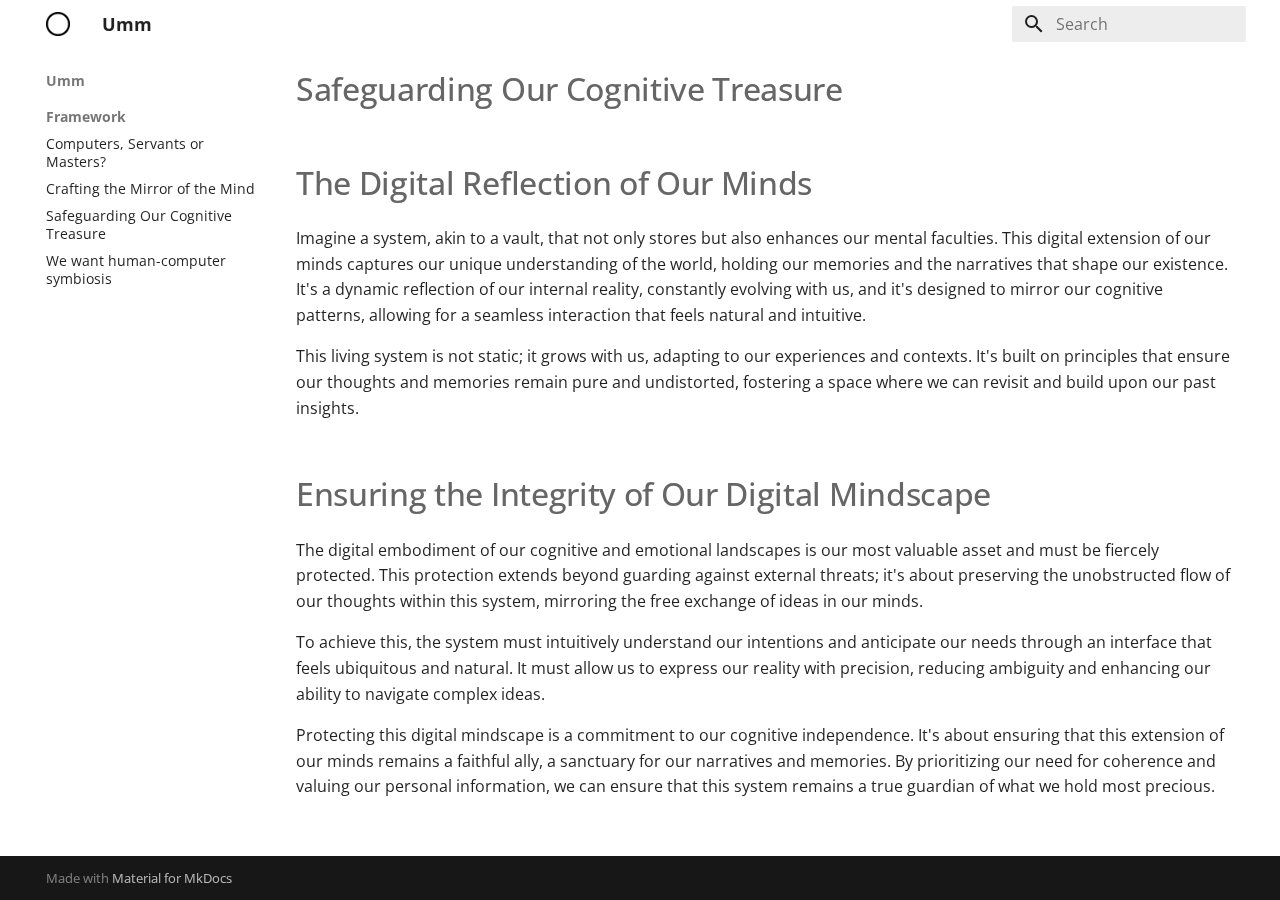
<file: protecting-the-most-precious-thing/index.html>
<!doctype html>
<html lang="en" class="no-js">
  <head>
    
      <meta charset="utf-8">
      <meta name="viewport" content="width=device-width,initial-scale=1">
      
      
      
      
      
      
      <link rel="icon" href="../assets/logo1.png">
      <meta name="generator" content="mkdocs-1.5.3, mkdocs-material-9.5.8">
    
    
      
        <title>Safeguarding Our Cognitive Treasure - Umm</title>
      
    
    
      <link rel="stylesheet" href="../assets/stylesheets/main.f2e4d321.min.css">
      
        
        <link rel="stylesheet" href="../assets/stylesheets/palette.06af60db.min.css">
      
      


    
    
      
    
    
      
        
        
        <link rel="preconnect" href="https://fonts.gstatic.com" crossorigin>
        <link rel="stylesheet" href="https://fonts.googleapis.com/css?family=Open+Sans:300,300i,400,400i,700,700i%7CRoboto+Mono:400,400i,700,700i&display=fallback">
        <style>:root{--md-text-font:"Open Sans";--md-code-font:"Roboto Mono"}</style>
      
    
    
      <link rel="stylesheet" href="../assets/styles.css">
    
    <script>__md_scope=new URL("..",location),__md_hash=e=>[...e].reduce((e,_)=>(e<<5)-e+_.charCodeAt(0),0),__md_get=(e,_=localStorage,t=__md_scope)=>JSON.parse(_.getItem(t.pathname+"."+e)),__md_set=(e,_,t=localStorage,a=__md_scope)=>{try{t.setItem(a.pathname+"."+e,JSON.stringify(_))}catch(e){}}</script>
    
      

    
    
    
  </head>
  
  
    
    
    
    
    
    <body dir="ltr" data-md-color-scheme="default" data-md-color-primary="white" data-md-color-accent="amber">
  
    
    <input class="md-toggle" data-md-toggle="drawer" type="checkbox" id="__drawer" autocomplete="off">
    <input class="md-toggle" data-md-toggle="search" type="checkbox" id="__search" autocomplete="off">
    <label class="md-overlay" for="__drawer"></label>
    <div data-md-component="skip">
      
        
        <a href="#safeguarding-our-cognitive-treasure" class="md-skip">
          Skip to content
        </a>
      
    </div>
    <div data-md-component="announce">
      
    </div>
    
    
      

  

<header class="md-header md-header--shadow" data-md-component="header">
  <nav class="md-header__inner md-grid" aria-label="Header">
    <a href=".." title="Umm" class="md-header__button md-logo" aria-label="Umm" data-md-component="logo">
      
  <img src="../assets/logo1.png" alt="logo">

    </a>
    <label class="md-header__button md-icon" for="__drawer">
      
      <svg xmlns="http://www.w3.org/2000/svg" viewBox="0 0 24 24"><path d="M3 6h18v2H3V6m0 5h18v2H3v-2m0 5h18v2H3v-2Z"/></svg>
    </label>
    <div class="md-header__title" data-md-component="header-title">
      <div class="md-header__ellipsis">
        <div class="md-header__topic">
          <span class="md-ellipsis">
            Umm
          </span>
        </div>
        <div class="md-header__topic" data-md-component="header-topic">
          <span class="md-ellipsis">
            
              Safeguarding Our Cognitive Treasure
            
          </span>
        </div>
      </div>
    </div>
    
      
    
    
    
    
      <label class="md-header__button md-icon" for="__search">
        
        <svg xmlns="http://www.w3.org/2000/svg" viewBox="0 0 24 24"><path d="M9.5 3A6.5 6.5 0 0 1 16 9.5c0 1.61-.59 3.09-1.56 4.23l.27.27h.79l5 5-1.5 1.5-5-5v-.79l-.27-.27A6.516 6.516 0 0 1 9.5 16 6.5 6.5 0 0 1 3 9.5 6.5 6.5 0 0 1 9.5 3m0 2C7 5 5 7 5 9.5S7 14 9.5 14 14 12 14 9.5 12 5 9.5 5Z"/></svg>
      </label>
      <div class="md-search" data-md-component="search" role="dialog">
  <label class="md-search__overlay" for="__search"></label>
  <div class="md-search__inner" role="search">
    <form class="md-search__form" name="search">
      <input type="text" class="md-search__input" name="query" aria-label="Search" placeholder="Search" autocapitalize="off" autocorrect="off" autocomplete="off" spellcheck="false" data-md-component="search-query" required>
      <label class="md-search__icon md-icon" for="__search">
        
        <svg xmlns="http://www.w3.org/2000/svg" viewBox="0 0 24 24"><path d="M9.5 3A6.5 6.5 0 0 1 16 9.5c0 1.61-.59 3.09-1.56 4.23l.27.27h.79l5 5-1.5 1.5-5-5v-.79l-.27-.27A6.516 6.516 0 0 1 9.5 16 6.5 6.5 0 0 1 3 9.5 6.5 6.5 0 0 1 9.5 3m0 2C7 5 5 7 5 9.5S7 14 9.5 14 14 12 14 9.5 12 5 9.5 5Z"/></svg>
        
        <svg xmlns="http://www.w3.org/2000/svg" viewBox="0 0 24 24"><path d="M20 11v2H8l5.5 5.5-1.42 1.42L4.16 12l7.92-7.92L13.5 5.5 8 11h12Z"/></svg>
      </label>
      <nav class="md-search__options" aria-label="Search">
        
        <button type="reset" class="md-search__icon md-icon" title="Clear" aria-label="Clear" tabindex="-1">
          
          <svg xmlns="http://www.w3.org/2000/svg" viewBox="0 0 24 24"><path d="M19 6.41 17.59 5 12 10.59 6.41 5 5 6.41 10.59 12 5 17.59 6.41 19 12 13.41 17.59 19 19 17.59 13.41 12 19 6.41Z"/></svg>
        </button>
      </nav>
      
    </form>
    <div class="md-search__output">
      <div class="md-search__scrollwrap" data-md-scrollfix>
        <div class="md-search-result" data-md-component="search-result">
          <div class="md-search-result__meta">
            Initializing search
          </div>
          <ol class="md-search-result__list" role="presentation"></ol>
        </div>
      </div>
    </div>
  </div>
</div>
    
    
  </nav>
  
</header>
    
    <div class="md-container" data-md-component="container">
      
      
        
          
        
      
      <main class="md-main" data-md-component="main">
        <div class="md-main__inner md-grid">
          
            
              
              <div class="md-sidebar md-sidebar--primary" data-md-component="sidebar" data-md-type="navigation" >
                <div class="md-sidebar__scrollwrap">
                  <div class="md-sidebar__inner">
                    



  

<nav class="md-nav md-nav--primary md-nav--integrated" aria-label="Navigation" data-md-level="0">
  <label class="md-nav__title" for="__drawer">
    <a href=".." title="Umm" class="md-nav__button md-logo" aria-label="Umm" data-md-component="logo">
      
  <img src="../assets/logo1.png" alt="logo">

    </a>
    Umm
  </label>
  
  <ul class="md-nav__list" data-md-scrollfix>
    
      
      
  
  
  
  
    
    
    
    
    
      
      
    
    <li class="md-nav__item md-nav__item--section md-nav__item--nested">
      
        
        
        
        <input class="md-nav__toggle md-toggle " type="checkbox" id="__nav_1" >
        
          
          <label class="md-nav__link" for="__nav_1" id="__nav_1_label" tabindex="">
            
  
  <span class="md-ellipsis">
    Framework
  </span>
  

            <span class="md-nav__icon md-icon"></span>
          </label>
        
        <nav class="md-nav" data-md-level="1" aria-labelledby="__nav_1_label" aria-expanded="false">
          <label class="md-nav__title" for="__nav_1">
            <span class="md-nav__icon md-icon"></span>
            Framework
          </label>
          <ul class="md-nav__list" data-md-scrollfix>
            
              
                
  
  
  
  
    <li class="md-nav__item">
      <a href="../computers-are-not-serving-us" class="md-nav__link">
        
  
  <span class="md-ellipsis">
    Computers, Servants or Masters?
  </span>
  

      </a>
    </li>
  

              
            
              
                
  
  
  
  
    <li class="md-nav__item">
      <a href="../modeling-human-cognition" class="md-nav__link">
        
  
  <span class="md-ellipsis">
    Crafting the Mirror of the Mind
  </span>
  

      </a>
    </li>
  

              
            
              
                
  
  
  
  
    <li class="md-nav__item">
      <a href="." class="md-nav__link">
        
  
  <span class="md-ellipsis">
    Safeguarding Our Cognitive Treasure
  </span>
  

      </a>
    </li>
  

              
            
              
                
  
  
  
  
    <li class="md-nav__item">
      <a href="../we-want-human-computer-symbiosis" class="md-nav__link">
        
  
  <span class="md-ellipsis">
    We want human-computer symbiosis
  </span>
  

      </a>
    </li>
  

              
            
          </ul>
        </nav>
      
    </li>
  

    
  </ul>
</nav>
                  </div>
                </div>
              </div>
            
            
          
          
            <div class="md-content" data-md-component="content">
              <article class="md-content__inner md-typeset">
                
                  


<h1 id="safeguarding-our-cognitive-treasure">Safeguarding Our Cognitive Treasure</h1>
<h2 id="the-digital-reflection-of-our-minds">The Digital Reflection of Our Minds</h2>
<p>Imagine a system, akin to a vault, that not only stores but also enhances our mental faculties. This digital extension of our minds captures our unique understanding of the world, holding our memories and the narratives that shape our existence. It's a dynamic reflection of our internal reality, constantly evolving with us, and it's designed to mirror our cognitive patterns, allowing for a seamless interaction that feels natural and intuitive.</p>
<p>This living system is not static; it grows with us, adapting to our experiences and contexts. It's built on principles that ensure our thoughts and memories remain pure and undistorted, fostering a space where we can revisit and build upon our past insights.</p>
<h2 id="ensuring-the-integrity-of-our-digital-mindscape">Ensuring the Integrity of Our Digital Mindscape</h2>
<p>The digital embodiment of our cognitive and emotional landscapes is our most valuable asset and must be fiercely protected. This protection extends beyond guarding against external threats; it's about preserving the unobstructed flow of our thoughts within this system, mirroring the free exchange of ideas in our minds.</p>
<p>To achieve this, the system must intuitively understand our intentions and anticipate our needs through an interface that feels ubiquitous and natural. It must allow us to express our reality with precision, reducing ambiguity and enhancing our ability to navigate complex ideas.</p>
<p>Protecting this digital mindscape is a commitment to our cognitive independence. It's about ensuring that this extension of our minds remains a faithful ally, a sanctuary for our narratives and memories. By prioritizing our need for coherence and valuing our personal information, we can ensure that this system remains a true guardian of what we hold most precious.</p>












                
              </article>
            </div>
          
          
<script>var target=document.getElementById(location.hash.slice(1));target&&target.name&&(target.checked=target.name.startsWith("__tabbed_"))</script>
        </div>
        
      </main>
      
        <footer class="md-footer">
  
  <div class="md-footer-meta md-typeset">
    <div class="md-footer-meta__inner md-grid">
      <div class="md-copyright">
  
  
    Made with
    <a href="https://squidfunk.github.io/mkdocs-material/" target="_blank" rel="noopener">
      Material for MkDocs
    </a>
  
</div>
      
    </div>
  </div>
</footer>
      
    </div>
    <div class="md-dialog" data-md-component="dialog">
      <div class="md-dialog__inner md-typeset"></div>
    </div>
    
    
    <script id="__config" type="application/json">{"base": "..", "features": ["navigation.instant.preview", "navigation.instant", "navigation.tracking", "content.tooltips", "navigation.sections", "toc.integrate"], "search": "../assets/javascripts/workers/search.b8dbb3d2.min.js", "translations": {"clipboard.copied": "Copied to clipboard", "clipboard.copy": "Copy to clipboard", "search.result.more.one": "1 more on this page", "search.result.more.other": "# more on this page", "search.result.none": "No matching documents", "search.result.one": "1 matching document", "search.result.other": "# matching documents", "search.result.placeholder": "Type to start searching", "search.result.term.missing": "Missing", "select.version": "Select version"}}</script>
    
    
      <script src="../assets/javascripts/bundle.8fd75fb4.min.js"></script>
      
    
  </body>
</html>
</file>
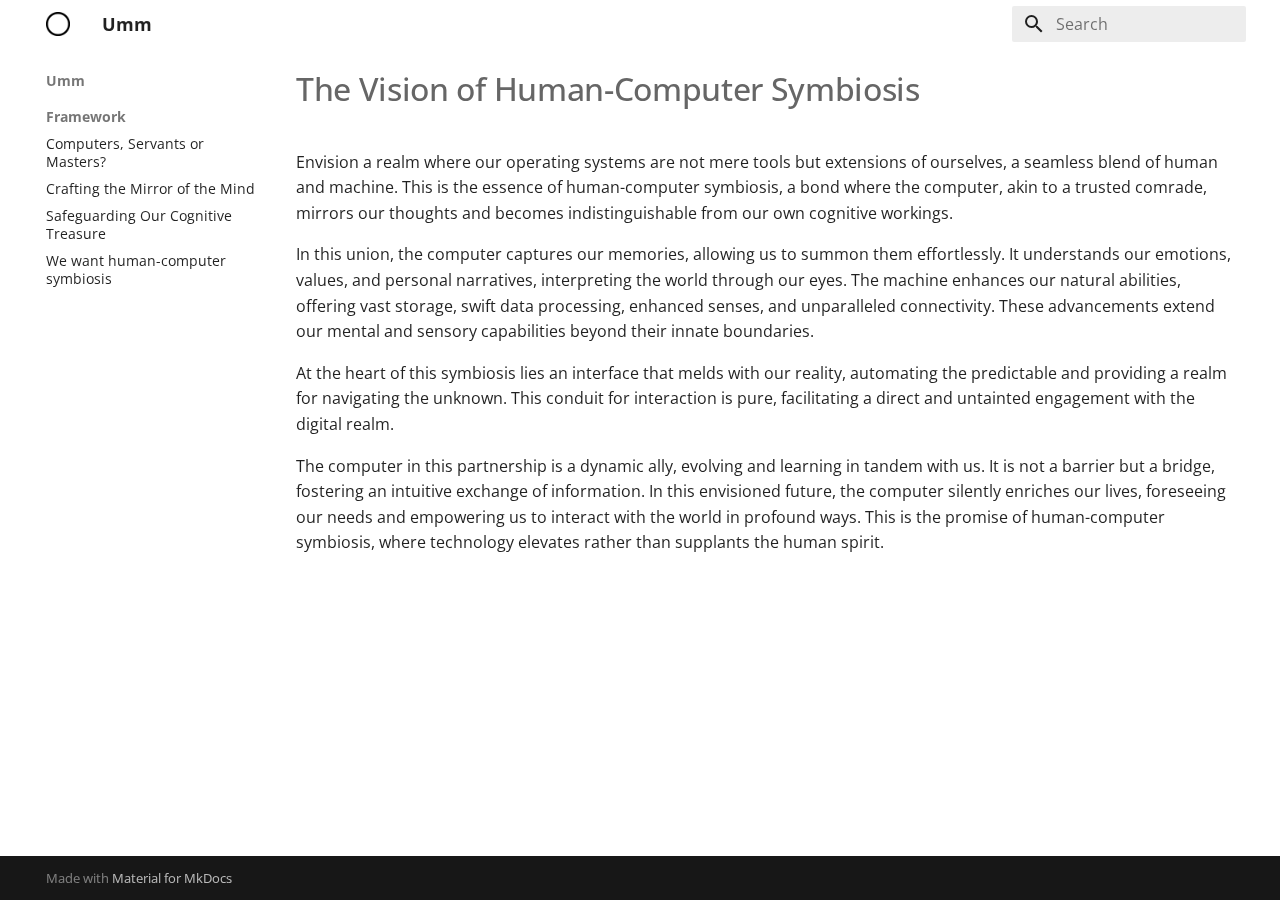
<file: we-want-human-computer-symbiosis/index.html>
<!doctype html>
<html lang="en" class="no-js">
  <head>
    
      <meta charset="utf-8">
      <meta name="viewport" content="width=device-width,initial-scale=1">
      
      
      
      
      
      
      <link rel="icon" href="../assets/logo1.png">
      <meta name="generator" content="mkdocs-1.5.3, mkdocs-material-9.5.8">
    
    
      
        <title>The Vision of Human-Computer Symbiosis - Umm</title>
      
    
    
      <link rel="stylesheet" href="../assets/stylesheets/main.f2e4d321.min.css">
      
        
        <link rel="stylesheet" href="../assets/stylesheets/palette.06af60db.min.css">
      
      


    
    
      
    
    
      
        
        
        <link rel="preconnect" href="https://fonts.gstatic.com" crossorigin>
        <link rel="stylesheet" href="https://fonts.googleapis.com/css?family=Open+Sans:300,300i,400,400i,700,700i%7CRoboto+Mono:400,400i,700,700i&display=fallback">
        <style>:root{--md-text-font:"Open Sans";--md-code-font:"Roboto Mono"}</style>
      
    
    
      <link rel="stylesheet" href="../assets/styles.css">
    
    <script>__md_scope=new URL("..",location),__md_hash=e=>[...e].reduce((e,_)=>(e<<5)-e+_.charCodeAt(0),0),__md_get=(e,_=localStorage,t=__md_scope)=>JSON.parse(_.getItem(t.pathname+"."+e)),__md_set=(e,_,t=localStorage,a=__md_scope)=>{try{t.setItem(a.pathname+"."+e,JSON.stringify(_))}catch(e){}}</script>
    
      

    
    
    
  </head>
  
  
    
    
    
    
    
    <body dir="ltr" data-md-color-scheme="default" data-md-color-primary="white" data-md-color-accent="amber">
  
    
    <input class="md-toggle" data-md-toggle="drawer" type="checkbox" id="__drawer" autocomplete="off">
    <input class="md-toggle" data-md-toggle="search" type="checkbox" id="__search" autocomplete="off">
    <label class="md-overlay" for="__drawer"></label>
    <div data-md-component="skip">
      
        
        <a href="#the-vision-of-human-computer-symbiosis" class="md-skip">
          Skip to content
        </a>
      
    </div>
    <div data-md-component="announce">
      
    </div>
    
    
      

  

<header class="md-header md-header--shadow" data-md-component="header">
  <nav class="md-header__inner md-grid" aria-label="Header">
    <a href=".." title="Umm" class="md-header__button md-logo" aria-label="Umm" data-md-component="logo">
      
  <img src="../assets/logo1.png" alt="logo">

    </a>
    <label class="md-header__button md-icon" for="__drawer">
      
      <svg xmlns="http://www.w3.org/2000/svg" viewBox="0 0 24 24"><path d="M3 6h18v2H3V6m0 5h18v2H3v-2m0 5h18v2H3v-2Z"/></svg>
    </label>
    <div class="md-header__title" data-md-component="header-title">
      <div class="md-header__ellipsis">
        <div class="md-header__topic">
          <span class="md-ellipsis">
            Umm
          </span>
        </div>
        <div class="md-header__topic" data-md-component="header-topic">
          <span class="md-ellipsis">
            
              The Vision of Human-Computer Symbiosis
            
          </span>
        </div>
      </div>
    </div>
    
      
    
    
    
    
      <label class="md-header__button md-icon" for="__search">
        
        <svg xmlns="http://www.w3.org/2000/svg" viewBox="0 0 24 24"><path d="M9.5 3A6.5 6.5 0 0 1 16 9.5c0 1.61-.59 3.09-1.56 4.23l.27.27h.79l5 5-1.5 1.5-5-5v-.79l-.27-.27A6.516 6.516 0 0 1 9.5 16 6.5 6.5 0 0 1 3 9.5 6.5 6.5 0 0 1 9.5 3m0 2C7 5 5 7 5 9.5S7 14 9.5 14 14 12 14 9.5 12 5 9.5 5Z"/></svg>
      </label>
      <div class="md-search" data-md-component="search" role="dialog">
  <label class="md-search__overlay" for="__search"></label>
  <div class="md-search__inner" role="search">
    <form class="md-search__form" name="search">
      <input type="text" class="md-search__input" name="query" aria-label="Search" placeholder="Search" autocapitalize="off" autocorrect="off" autocomplete="off" spellcheck="false" data-md-component="search-query" required>
      <label class="md-search__icon md-icon" for="__search">
        
        <svg xmlns="http://www.w3.org/2000/svg" viewBox="0 0 24 24"><path d="M9.5 3A6.5 6.5 0 0 1 16 9.5c0 1.61-.59 3.09-1.56 4.23l.27.27h.79l5 5-1.5 1.5-5-5v-.79l-.27-.27A6.516 6.516 0 0 1 9.5 16 6.5 6.5 0 0 1 3 9.5 6.5 6.5 0 0 1 9.5 3m0 2C7 5 5 7 5 9.5S7 14 9.5 14 14 12 14 9.5 12 5 9.5 5Z"/></svg>
        
        <svg xmlns="http://www.w3.org/2000/svg" viewBox="0 0 24 24"><path d="M20 11v2H8l5.5 5.5-1.42 1.42L4.16 12l7.92-7.92L13.5 5.5 8 11h12Z"/></svg>
      </label>
      <nav class="md-search__options" aria-label="Search">
        
        <button type="reset" class="md-search__icon md-icon" title="Clear" aria-label="Clear" tabindex="-1">
          
          <svg xmlns="http://www.w3.org/2000/svg" viewBox="0 0 24 24"><path d="M19 6.41 17.59 5 12 10.59 6.41 5 5 6.41 10.59 12 5 17.59 6.41 19 12 13.41 17.59 19 19 17.59 13.41 12 19 6.41Z"/></svg>
        </button>
      </nav>
      
    </form>
    <div class="md-search__output">
      <div class="md-search__scrollwrap" data-md-scrollfix>
        <div class="md-search-result" data-md-component="search-result">
          <div class="md-search-result__meta">
            Initializing search
          </div>
          <ol class="md-search-result__list" role="presentation"></ol>
        </div>
      </div>
    </div>
  </div>
</div>
    
    
  </nav>
  
</header>
    
    <div class="md-container" data-md-component="container">
      
      
        
          
        
      
      <main class="md-main" data-md-component="main">
        <div class="md-main__inner md-grid">
          
            
              
              <div class="md-sidebar md-sidebar--primary" data-md-component="sidebar" data-md-type="navigation" >
                <div class="md-sidebar__scrollwrap">
                  <div class="md-sidebar__inner">
                    



  

<nav class="md-nav md-nav--primary md-nav--integrated" aria-label="Navigation" data-md-level="0">
  <label class="md-nav__title" for="__drawer">
    <a href=".." title="Umm" class="md-nav__button md-logo" aria-label="Umm" data-md-component="logo">
      
  <img src="../assets/logo1.png" alt="logo">

    </a>
    Umm
  </label>
  
  <ul class="md-nav__list" data-md-scrollfix>
    
      
      
  
  
  
  
    
    
    
    
    
      
      
    
    <li class="md-nav__item md-nav__item--section md-nav__item--nested">
      
        
        
        
        <input class="md-nav__toggle md-toggle " type="checkbox" id="__nav_1" >
        
          
          <label class="md-nav__link" for="__nav_1" id="__nav_1_label" tabindex="">
            
  
  <span class="md-ellipsis">
    Framework
  </span>
  

            <span class="md-nav__icon md-icon"></span>
          </label>
        
        <nav class="md-nav" data-md-level="1" aria-labelledby="__nav_1_label" aria-expanded="false">
          <label class="md-nav__title" for="__nav_1">
            <span class="md-nav__icon md-icon"></span>
            Framework
          </label>
          <ul class="md-nav__list" data-md-scrollfix>
            
              
                
  
  
  
  
    <li class="md-nav__item">
      <a href="../computers-are-not-serving-us" class="md-nav__link">
        
  
  <span class="md-ellipsis">
    Computers, Servants or Masters?
  </span>
  

      </a>
    </li>
  

              
            
              
                
  
  
  
  
    <li class="md-nav__item">
      <a href="../modeling-human-cognition" class="md-nav__link">
        
  
  <span class="md-ellipsis">
    Crafting the Mirror of the Mind
  </span>
  

      </a>
    </li>
  

              
            
              
                
  
  
  
  
    <li class="md-nav__item">
      <a href="../protecting-the-most-precious-thing" class="md-nav__link">
        
  
  <span class="md-ellipsis">
    Safeguarding Our Cognitive Treasure
  </span>
  

      </a>
    </li>
  

              
            
              
                
  
  
  
  
    <li class="md-nav__item">
      <a href="." class="md-nav__link">
        
  
  <span class="md-ellipsis">
    We want human-computer symbiosis
  </span>
  

      </a>
    </li>
  

              
            
          </ul>
        </nav>
      
    </li>
  

    
  </ul>
</nav>
                  </div>
                </div>
              </div>
            
            
          
          
            <div class="md-content" data-md-component="content">
              <article class="md-content__inner md-typeset">
                
                  


<h1 id="the-vision-of-human-computer-symbiosis">The Vision of Human-Computer Symbiosis</h1>
<p>Envision a realm where our operating systems are not mere tools but extensions of ourselves, a seamless blend of human and machine. This is the essence of human-computer symbiosis, a bond where the computer, akin to a trusted comrade, mirrors our thoughts and becomes indistinguishable from our own cognitive workings.</p>
<p>In this union, the computer captures our memories, allowing us to summon them effortlessly. It understands our emotions, values, and personal narratives, interpreting the world through our eyes. The machine enhances our natural abilities, offering vast storage, swift data processing, enhanced senses, and unparalleled connectivity. These advancements extend our mental and sensory capabilities beyond their innate boundaries.</p>
<p>At the heart of this symbiosis lies an interface that melds with our reality, automating the predictable and providing a realm for navigating the unknown. This conduit for interaction is pure, facilitating a direct and untainted engagement with the digital realm.</p>
<p>The computer in this partnership is a dynamic ally, evolving and learning in tandem with us. It is not a barrier but a bridge, fostering an intuitive exchange of information. In this envisioned future, the computer silently enriches our lives, foreseeing our needs and empowering us to interact with the world in profound ways. This is the promise of human-computer symbiosis, where technology elevates rather than supplants the human spirit.</p>












                
              </article>
            </div>
          
          
<script>var target=document.getElementById(location.hash.slice(1));target&&target.name&&(target.checked=target.name.startsWith("__tabbed_"))</script>
        </div>
        
      </main>
      
        <footer class="md-footer">
  
  <div class="md-footer-meta md-typeset">
    <div class="md-footer-meta__inner md-grid">
      <div class="md-copyright">
  
  
    Made with
    <a href="https://squidfunk.github.io/mkdocs-material/" target="_blank" rel="noopener">
      Material for MkDocs
    </a>
  
</div>
      
    </div>
  </div>
</footer>
      
    </div>
    <div class="md-dialog" data-md-component="dialog">
      <div class="md-dialog__inner md-typeset"></div>
    </div>
    
    
    <script id="__config" type="application/json">{"base": "..", "features": ["navigation.instant.preview", "navigation.instant", "navigation.tracking", "content.tooltips", "navigation.sections", "toc.integrate"], "search": "../assets/javascripts/workers/search.b8dbb3d2.min.js", "translations": {"clipboard.copied": "Copied to clipboard", "clipboard.copy": "Copy to clipboard", "search.result.more.one": "1 more on this page", "search.result.more.other": "# more on this page", "search.result.none": "No matching documents", "search.result.one": "1 matching document", "search.result.other": "# matching documents", "search.result.placeholder": "Type to start searching", "search.result.term.missing": "Missing", "select.version": "Select version"}}</script>
    
    
      <script src="../assets/javascripts/bundle.8fd75fb4.min.js"></script>
      
    
  </body>
</html>
</file>
<file: assets/styles.css>
/*
.md-main {
    display: flex;
}
.md-content__inner {
    max-width: 720px;
}


body {
    background: rgb(218 218 211 / 40%);
}

.md-header {
    display: visible        ;
}
.-md-nav {
    width:300px;
}

.md-sidebar__scrollwrap{
    width:300px
}
*/
.md-typeset h1, .md-typeset h2 {
    font-weight: 500;
    color: #666;
    font-size: 32px
}

.md-typeset p {
    font-size: 16px
}

.md-header--shadow {
    box-shadow: none
}

.md-main__inner {

    margin-top: 0rem;
}

body{
    background-color: (246, 246, 242);
}
[data-md-color-primary= rgb(246, 246, 242)] {
    --md-primary-fg-color:  rgb(246, 246, 242);
    --md-primary-fg-color--light: hsla(var(--md-hue),0%,100%,0.7);
    --md-primary-fg-color--dark: hsla(var(--md-hue),0%,0%,0.07);
    --md-primary-bg-color: rgb(24, 0, 141);
    --md-primary-bg-color--light: hsla(var(--md-hue),0%,0%,0.54);
    --md-typeset-a-color: #444;
}
</file>
<file: assets/stylesheets/main.50c56a3b.min.css>
@charset "UTF-8";html{-webkit-text-size-adjust:none;-moz-text-size-adjust:none;text-size-adjust:none;box-sizing:border-box}*,:after,:before{box-sizing:inherit}@media (prefers-reduced-motion){*,:after,:before{transition:none!important}}body{margin:0}a,button,input,label{-webkit-tap-highlight-color:transparent}a{color:inherit;text-decoration:none}hr{border:0;box-sizing:initial;display:block;height:.05rem;overflow:visible;padding:0}small{font-size:80%}sub,sup{line-height:1em}img{border-style:none}table{border-collapse:initial;border-spacing:0}td,th{font-weight:400;vertical-align:top}button{background:#0000;border:0;font-family:inherit;font-size:inherit;margin:0;padding:0}input{border:0;outline:none}:root{--md-primary-fg-color:#4051b5;--md-primary-fg-color--light:#5d6cc0;--md-primary-fg-color--dark:#303fa1;--md-primary-bg-color:#fff;--md-primary-bg-color--light:#ffffffb3;--md-accent-fg-color:#526cfe;--md-accent-fg-color--transparent:#526cfe1a;--md-accent-bg-color:#fff;--md-accent-bg-color--light:#ffffffb3}[data-md-color-scheme=default]{color-scheme:light}[data-md-color-scheme=default] img[src$="#gh-dark-mode-only"],[data-md-color-scheme=default] img[src$="#only-dark"]{display:none}:root,[data-md-color-scheme=default]{--md-hue:225deg;--md-default-fg-color:#000000de;--md-default-fg-color--light:#0000008a;--md-default-fg-color--lighter:#00000052;--md-default-fg-color--lightest:#00000012;--md-default-bg-color:#fff;--md-default-bg-color--light:#ffffffb3;--md-default-bg-color--lighter:#ffffff4d;--md-default-bg-color--lightest:#ffffff1f;--md-code-fg-color:#36464e;--md-code-bg-color:#f5f5f5;--md-code-hl-color:#4287ff;--md-code-hl-color--light:#4287ff1a;--md-code-hl-number-color:#d52a2a;--md-code-hl-special-color:#db1457;--md-code-hl-function-color:#a846b9;--md-code-hl-constant-color:#6e59d9;--md-code-hl-keyword-color:#3f6ec6;--md-code-hl-string-color:#1c7d4d;--md-code-hl-name-color:var(--md-code-fg-color);--md-code-hl-operator-color:var(--md-default-fg-color--light);--md-code-hl-punctuation-color:var(--md-default-fg-color--light);--md-code-hl-comment-color:var(--md-default-fg-color--light);--md-code-hl-generic-color:var(--md-default-fg-color--light);--md-code-hl-variable-color:var(--md-default-fg-color--light);--md-typeset-color:var(--md-default-fg-color);--md-typeset-a-color:var(--md-primary-fg-color);--md-typeset-del-color:#f5503d26;--md-typeset-ins-color:#0bd57026;--md-typeset-kbd-color:#fafafa;--md-typeset-kbd-accent-color:#fff;--md-typeset-kbd-border-color:#b8b8b8;--md-typeset-mark-color:#ffff0080;--md-typeset-table-color:#0000001f;--md-typeset-table-color--light:rgba(0,0,0,.035);--md-admonition-fg-color:var(--md-default-fg-color);--md-admonition-bg-color:var(--md-default-bg-color);--md-warning-fg-color:#000000de;--md-warning-bg-color:#ff9;--md-footer-fg-color:#fff;--md-footer-fg-color--light:#ffffffb3;--md-footer-fg-color--lighter:#ffffff73;--md-footer-bg-color:#000000de;--md-footer-bg-color--dark:#00000052;--md-shadow-z1:0 0.2rem 0.5rem #0000000d,0 0 0.05rem #0000001a;--md-shadow-z2:0 0.2rem 0.5rem #0000001a,0 0 0.05rem #00000040;--md-shadow-z3:0 0.2rem 0.5rem #0003,0 0 0.05rem #00000059}.md-icon svg{fill:currentcolor;display:block;height:1.2rem;width:1.2rem}body{-webkit-font-smoothing:antialiased;-moz-osx-font-smoothing:grayscale;--md-text-font-family:var(--md-text-font,_),-apple-system,BlinkMacSystemFont,Helvetica,Arial,sans-serif;--md-code-font-family:var(--md-code-font,_),SFMono-Regular,Consolas,Menlo,monospace}aside,body,input{font-feature-settings:"kern","liga";color:var(--md-typeset-color);font-family:var(--md-text-font-family)}code,kbd,pre{font-feature-settings:"kern";font-family:var(--md-code-font-family)}:root{--md-typeset-table-sort-icon:url('data:image/svg+xml;charset=utf-8,<svg xmlns="http://www.w3.org/2000/svg" viewBox="0 0 24 24"><path d="m18 21-4-4h3V7h-3l4-4 4 4h-3v10h3M2 19v-2h10v2M2 13v-2h7v2M2 7V5h4v2H2Z"/></svg>');--md-typeset-table-sort-icon--asc:url('data:image/svg+xml;charset=utf-8,<svg xmlns="http://www.w3.org/2000/svg" viewBox="0 0 24 24"><path d="M19 17h3l-4 4-4-4h3V3h2M2 17h10v2H2M6 5v2H2V5m0 6h7v2H2v-2Z"/></svg>');--md-typeset-table-sort-icon--desc:url('data:image/svg+xml;charset=utf-8,<svg xmlns="http://www.w3.org/2000/svg" viewBox="0 0 24 24"><path d="M19 7h3l-4-4-4 4h3v14h2M2 17h10v2H2M6 5v2H2V5m0 6h7v2H2v-2Z"/></svg>')}.md-typeset{-webkit-print-color-adjust:exact;color-adjust:exact;font-size:.8rem;line-height:1.6}@media print{.md-typeset{font-size:.68rem}}.md-typeset blockquote,.md-typeset dl,.md-typeset figure,.md-typeset ol,.md-typeset pre,.md-typeset ul{margin-bottom:1em;margin-top:1em}.md-typeset h1{color:var(--md-default-fg-color--light);font-size:2em;line-height:1.3;margin:0 0 1.25em}.md-typeset h1,.md-typeset h2{font-weight:300;letter-spacing:-.01em}.md-typeset h2{font-size:1.5625em;line-height:1.4;margin:1.6em 0 .64em}.md-typeset h3{font-size:1.25em;font-weight:400;letter-spacing:-.01em;line-height:1.5;margin:1.6em 0 .8em}.md-typeset h2+h3{margin-top:.8em}.md-typeset h4{font-weight:700;letter-spacing:-.01em;margin:1em 0}.md-typeset h5,.md-typeset h6{color:var(--md-default-fg-color--light);font-size:.8em;font-weight:700;letter-spacing:-.01em;margin:1.25em 0}.md-typeset h5{text-transform:uppercase}.md-typeset hr{border-bottom:.05rem solid var(--md-default-fg-color--lightest);display:flow-root;margin:1.5em 0}.md-typeset a{color:var(--md-typeset-a-color);word-break:break-word}.md-typeset a,.md-typeset a:before{transition:color 125ms}.md-typeset a:focus,.md-typeset a:hover{color:var(--md-accent-fg-color)}.md-typeset a:focus code,.md-typeset a:hover code{background-color:var(--md-accent-fg-color--transparent)}.md-typeset a code{color:currentcolor;transition:background-color 125ms}.md-typeset a.focus-visible{outline-color:var(--md-accent-fg-color);outline-offset:.2rem}.md-typeset code,.md-typeset kbd,.md-typeset pre{color:var(--md-code-fg-color);direction:ltr;font-variant-ligatures:none}@media print{.md-typeset code,.md-typeset kbd,.md-typeset pre{white-space:pre-wrap}}.md-typeset code{background-color:var(--md-code-bg-color);border-radius:.1rem;-webkit-box-decoration-break:clone;box-decoration-break:clone;font-size:.85em;padding:0 .2941176471em;word-break:break-word}.md-typeset code:not(.focus-visible){-webkit-tap-highlight-color:transparent;outline:none}.md-typeset pre{display:flow-root;line-height:1.4;position:relative}.md-typeset pre>code{-webkit-box-decoration-break:slice;box-decoration-break:slice;box-shadow:none;display:block;margin:0;outline-color:var(--md-accent-fg-color);overflow:auto;padding:.7720588235em 1.1764705882em;scrollbar-color:var(--md-default-fg-color--lighter) #0000;scrollbar-width:thin;touch-action:auto;word-break:normal}.md-typeset pre>code:hover{scrollbar-color:var(--md-accent-fg-color) #0000}.md-typeset pre>code::-webkit-scrollbar{height:.2rem;width:.2rem}.md-typeset pre>code::-webkit-scrollbar-thumb{background-color:var(--md-default-fg-color--lighter)}.md-typeset pre>code::-webkit-scrollbar-thumb:hover{background-color:var(--md-accent-fg-color)}.md-typeset kbd{background-color:var(--md-typeset-kbd-color);border-radius:.1rem;box-shadow:0 .1rem 0 .05rem var(--md-typeset-kbd-border-color),0 .1rem 0 var(--md-typeset-kbd-border-color),0 -.1rem .2rem var(--md-typeset-kbd-accent-color) inset;color:var(--md-default-fg-color);display:inline-block;font-size:.75em;padding:0 .6666666667em;vertical-align:text-top;word-break:break-word}.md-typeset mark{background-color:var(--md-typeset-mark-color);-webkit-box-decoration-break:clone;box-decoration-break:clone;color:inherit;word-break:break-word}.md-typeset abbr{border-bottom:.05rem dotted var(--md-default-fg-color--light);cursor:help;text-decoration:none}.md-typeset small{opacity:.75}[dir=ltr] .md-typeset sub,[dir=ltr] .md-typeset sup{margin-left:.078125em}[dir=rtl] .md-typeset sub,[dir=rtl] .md-typeset sup{margin-right:.078125em}[dir=ltr] .md-typeset blockquote{padding-left:.6rem}[dir=rtl] .md-typeset blockquote{padding-right:.6rem}[dir=ltr] .md-typeset blockquote{border-left:.2rem solid var(--md-default-fg-color--lighter)}[dir=rtl] .md-typeset blockquote{border-right:.2rem solid var(--md-default-fg-color--lighter)}.md-typeset blockquote{color:var(--md-default-fg-color--light);margin-left:0;margin-right:0}.md-typeset ul{list-style-type:disc}[dir=ltr] .md-typeset ol,[dir=ltr] .md-typeset ul{margin-left:.625em}[dir=rtl] .md-typeset ol,[dir=rtl] .md-typeset ul{margin-right:.625em}.md-typeset ol,.md-typeset ul{padding:0}.md-typeset ol:not([hidden]),.md-typeset ul:not([hidden]){display:flow-root}.md-typeset ol ol,.md-typeset ul ol{list-style-type:lower-alpha}.md-typeset ol ol ol,.md-typeset ul ol ol{list-style-type:lower-roman}[dir=ltr] .md-typeset ol li,[dir=ltr] .md-typeset ul li{margin-left:1.25em}[dir=rtl] .md-typeset ol li,[dir=rtl] .md-typeset ul li{margin-right:1.25em}.md-typeset ol li,.md-typeset ul li{margin-bottom:.5em}.md-typeset ol li blockquote,.md-typeset ol li p,.md-typeset ul li blockquote,.md-typeset ul li p{margin:.5em 0}.md-typeset ol li:last-child,.md-typeset ul li:last-child{margin-bottom:0}[dir=ltr] .md-typeset ol li ol,[dir=ltr] .md-typeset ol li ul,[dir=ltr] .md-typeset ul li ol,[dir=ltr] .md-typeset ul li ul{margin-left:.625em}[dir=rtl] .md-typeset ol li ol,[dir=rtl] .md-typeset ol li ul,[dir=rtl] .md-typeset ul li ol,[dir=rtl] .md-typeset ul li ul{margin-right:.625em}.md-typeset ol li ol,.md-typeset ol li ul,.md-typeset ul li ol,.md-typeset ul li ul{margin-bottom:.5em;margin-top:.5em}[dir=ltr] .md-typeset dd{margin-left:1.875em}[dir=rtl] .md-typeset dd{margin-right:1.875em}.md-typeset dd{margin-bottom:1.5em;margin-top:1em}.md-typeset img,.md-typeset svg,.md-typeset video{height:auto;max-width:100%}.md-typeset img[align=left]{margin:1em 1em 1em 0}.md-typeset img[align=right]{margin:1em 0 1em 1em}.md-typeset img[align]:only-child{margin-top:0}.md-typeset figure{display:flow-root;margin:1em auto;max-width:100%;text-align:center;width:-webkit-fit-content;width:-moz-fit-content;width:fit-content}.md-typeset figure img{display:block}.md-typeset figcaption{font-style:italic;margin:1em auto;max-width:24rem}.md-typeset iframe{max-width:100%}.md-typeset table:not([class]){background-color:var(--md-default-bg-color);border:.05rem solid var(--md-typeset-table-color);border-radius:.1rem;display:inline-block;font-size:.64rem;max-width:100%;overflow:auto;touch-action:auto}@media print{.md-typeset table:not([class]){display:table}}.md-typeset table:not([class])+*{margin-top:1.5em}.md-typeset table:not([class]) td>:first-child,.md-typeset table:not([class]) th>:first-child{margin-top:0}.md-typeset table:not([class]) td>:last-child,.md-typeset table:not([class]) th>:last-child{margin-bottom:0}.md-typeset table:not([class]) td:not([align]),.md-typeset table:not([class]) th:not([align]){text-align:left}[dir=rtl] .md-typeset table:not([class]) td:not([align]),[dir=rtl] .md-typeset table:not([class]) th:not([align]){text-align:right}.md-typeset table:not([class]) th{font-weight:700;min-width:5rem;padding:.9375em 1.25em;vertical-align:top}.md-typeset table:not([class]) td{border-top:.05rem solid var(--md-typeset-table-color);padding:.9375em 1.25em;vertical-align:top}.md-typeset table:not([class]) tbody tr{transition:background-color 125ms}.md-typeset table:not([class]) tbody tr:hover{background-color:var(--md-typeset-table-color--light);box-shadow:0 .05rem 0 var(--md-default-bg-color) inset}.md-typeset table:not([class]) a{word-break:normal}.md-typeset table th[role=columnheader]{cursor:pointer}[dir=ltr] .md-typeset table th[role=columnheader]:after{margin-left:.5em}[dir=rtl] .md-typeset table th[role=columnheader]:after{margin-right:.5em}.md-typeset table th[role=columnheader]:after{content:"";display:inline-block;height:1.2em;-webkit-mask-image:var(--md-typeset-table-sort-icon);mask-image:var(--md-typeset-table-sort-icon);-webkit-mask-repeat:no-repeat;mask-repeat:no-repeat;-webkit-mask-size:contain;mask-size:contain;transition:background-color 125ms;vertical-align:text-bottom;width:1.2em}.md-typeset table th[role=columnheader]:hover:after{background-color:var(--md-default-fg-color--lighter)}.md-typeset table th[role=columnheader][aria-sort=ascending]:after{background-color:var(--md-default-fg-color--light);-webkit-mask-image:var(--md-typeset-table-sort-icon--asc);mask-image:var(--md-typeset-table-sort-icon--asc)}.md-typeset table th[role=columnheader][aria-sort=descending]:after{background-color:var(--md-default-fg-color--light);-webkit-mask-image:var(--md-typeset-table-sort-icon--desc);mask-image:var(--md-typeset-table-sort-icon--desc)}.md-typeset__scrollwrap{margin:1em -.8rem;overflow-x:auto;touch-action:auto}.md-typeset__table{display:inline-block;margin-bottom:.5em;padding:0 .8rem}@media print{.md-typeset__table{display:block}}html .md-typeset__table table{display:table;margin:0;overflow:hidden;width:100%}@media screen and (max-width:44.984375em){.md-content__inner>pre{margin:1em -.8rem}.md-content__inner>pre code{border-radius:0}}.md-typeset .md-author{border-radius:100%;display:block;flex-shrink:0;height:1.6rem;overflow:hidden;position:relative;transition:color 125ms,transform 125ms;width:1.6rem}.md-typeset .md-author img{display:block}.md-typeset .md-author--more{background:var(--md-default-fg-color--lightest);color:var(--md-default-fg-color--lighter);font-size:.6rem;font-weight:700;line-height:1.6rem;text-align:center}.md-typeset .md-author--long{height:2.4rem;width:2.4rem}.md-typeset a.md-author{transform:scale(1)}.md-typeset a.md-author img{filter:grayscale(100%) opacity(75%);transition:filter 125ms}.md-typeset a.md-author:focus,.md-typeset a.md-author:hover{transform:scale(1.1);z-index:1}.md-typeset a.md-author:focus img,.md-typeset a.md-author:hover img{filter:grayscale(0)}.md-banner{background-color:var(--md-footer-bg-color);color:var(--md-footer-fg-color);overflow:auto}@media print{.md-banner{display:none}}.md-banner--warning{background-color:var(--md-warning-bg-color);color:var(--md-warning-fg-color)}.md-banner__inner{font-size:.7rem;margin:.6rem auto;padding:0 .8rem}[dir=ltr] .md-banner__button{float:right}[dir=rtl] .md-banner__button{float:left}.md-banner__button{color:inherit;cursor:pointer;transition:opacity .25s}.no-js .md-banner__button{display:none}.md-banner__button:hover{opacity:.7}html{font-size:125%;height:100%;overflow-x:hidden}@media screen and (min-width:100em){html{font-size:137.5%}}@media screen and (min-width:125em){html{font-size:150%}}body{background-color:var(--md-default-bg-color);display:flex;flex-direction:column;font-size:.5rem;min-height:100%;position:relative;width:100%}@media print{body{display:block}}@media screen and (max-width:59.984375em){body[data-md-scrolllock]{position:fixed}}.md-grid{margin-left:auto;margin-right:auto;max-width:61rem}.md-container{display:flex;flex-direction:column;flex-grow:1}@media print{.md-container{display:block}}.md-main{flex-grow:1}.md-main__inner{display:flex;height:100%;margin-top:1.5rem}.md-ellipsis{overflow:hidden;text-overflow:ellipsis}.md-toggle{display:none}.md-option{height:0;opacity:0;position:absolute;width:0}.md-option:checked+label:not([hidden]){display:block}.md-option.focus-visible+label{outline-color:var(--md-accent-fg-color);outline-style:auto}.md-skip{background-color:var(--md-default-fg-color);border-radius:.1rem;color:var(--md-default-bg-color);font-size:.64rem;margin:.5rem;opacity:0;outline-color:var(--md-accent-fg-color);padding:.3rem .5rem;position:fixed;transform:translateY(.4rem);z-index:-1}.md-skip:focus{opacity:1;transform:translateY(0);transition:transform .25s cubic-bezier(.4,0,.2,1),opacity 175ms 75ms;z-index:10}@page{margin:25mm}:root{--md-clipboard-icon:url('data:image/svg+xml;charset=utf-8,<svg xmlns="http://www.w3.org/2000/svg" viewBox="0 0 24 24"><path d="M19 21H8V7h11m0-2H8a2 2 0 0 0-2 2v14a2 2 0 0 0 2 2h11a2 2 0 0 0 2-2V7a2 2 0 0 0-2-2m-3-4H4a2 2 0 0 0-2 2v14h2V3h12V1Z"/></svg>')}.md-clipboard{border-radius:.1rem;color:var(--md-default-fg-color--lightest);cursor:pointer;height:1.5em;outline-color:var(--md-accent-fg-color);outline-offset:.1rem;position:absolute;right:.5em;top:.5em;transition:color .25s;width:1.5em;z-index:1}@media print{.md-clipboard{display:none}}.md-clipboard:not(.focus-visible){-webkit-tap-highlight-color:transparent;outline:none}:hover>.md-clipboard{color:var(--md-default-fg-color--light)}.md-clipboard:focus,.md-clipboard:hover{color:var(--md-accent-fg-color)}.md-clipboard:after{background-color:currentcolor;content:"";display:block;height:1.125em;margin:0 auto;-webkit-mask-image:var(--md-clipboard-icon);mask-image:var(--md-clipboard-icon);-webkit-mask-position:center;mask-position:center;-webkit-mask-repeat:no-repeat;mask-repeat:no-repeat;-webkit-mask-size:contain;mask-size:contain;width:1.125em}.md-clipboard--inline{cursor:pointer}.md-clipboard--inline code{transition:color .25s,background-color .25s}.md-clipboard--inline:focus code,.md-clipboard--inline:hover code{background-color:var(--md-accent-fg-color--transparent);color:var(--md-accent-fg-color)}@keyframes consent{0%{opacity:0;transform:translateY(100%)}to{opacity:1;transform:translateY(0)}}@keyframes overlay{0%{opacity:0}to{opacity:1}}.md-consent__overlay{animation:overlay .25s both;-webkit-backdrop-filter:blur(.1rem);backdrop-filter:blur(.1rem);background-color:#0000008a;height:100%;opacity:1;position:fixed;top:0;width:100%;z-index:5}.md-consent__inner{animation:consent .5s cubic-bezier(.1,.7,.1,1) both;background-color:var(--md-default-bg-color);border:0;border-radius:.1rem;bottom:0;box-shadow:0 0 .2rem #0000001a,0 .2rem .4rem #0003;max-height:100%;overflow:auto;padding:0;position:fixed;width:100%;z-index:5}.md-consent__form{padding:.8rem}.md-consent__settings{display:none;margin:1em 0}input:checked+.md-consent__settings{display:block}.md-consent__controls{margin-bottom:.8rem}.md-typeset .md-consent__controls .md-button{display:inline}@media screen and (max-width:44.984375em){.md-typeset .md-consent__controls .md-button{display:block;margin-top:.4rem;text-align:center;width:100%}}.md-consent label{cursor:pointer}.md-content{flex-grow:1;min-width:0}.md-content__inner{margin:0 .8rem 1.2rem;padding-top:.6rem}@media screen and (min-width:76.25em){[dir=ltr] .md-sidebar--primary:not([hidden])~.md-content>.md-content__inner{margin-left:1.2rem}[dir=ltr] .md-sidebar--secondary:not([hidden])~.md-content>.md-content__inner,[dir=rtl] .md-sidebar--primary:not([hidden])~.md-content>.md-content__inner{margin-right:1.2rem}[dir=rtl] .md-sidebar--secondary:not([hidden])~.md-content>.md-content__inner{margin-left:1.2rem}}.md-content__inner:before{content:"";display:block;height:.4rem}.md-content__inner>:last-child{margin-bottom:0}[dir=ltr] .md-content__button{float:right}[dir=rtl] .md-content__button{float:left}[dir=ltr] .md-content__button{margin-left:.4rem}[dir=rtl] .md-content__button{margin-right:.4rem}.md-content__button{margin:.4rem 0;padding:0}@media print{.md-content__button{display:none}}.md-typeset .md-content__button{color:var(--md-default-fg-color--lighter)}.md-content__button svg{display:inline;vertical-align:top}[dir=rtl] .md-content__button svg{transform:scaleX(-1)}[dir=ltr] .md-dialog{right:.8rem}[dir=rtl] .md-dialog{left:.8rem}.md-dialog{background-color:var(--md-default-fg-color);border-radius:.1rem;bottom:.8rem;box-shadow:var(--md-shadow-z3);min-width:11.1rem;opacity:0;padding:.4rem .6rem;pointer-events:none;position:fixed;transform:translateY(100%);transition:transform 0ms .4s,opacity .4s;z-index:4}@media print{.md-dialog{display:none}}.md-dialog--active{opacity:1;pointer-events:auto;transform:translateY(0);transition:transform .4s cubic-bezier(.075,.85,.175,1),opacity .4s}.md-dialog__inner{color:var(--md-default-bg-color);font-size:.7rem}.md-feedback{margin:2em 0 1em;text-align:center}.md-feedback fieldset{border:none;margin:0;padding:0}.md-feedback__title{font-weight:700;margin:1em auto}.md-feedback__inner{position:relative}.md-feedback__list{display:flex;flex-wrap:wrap;place-content:baseline center;position:relative}.md-feedback__list:hover .md-icon:not(:disabled){color:var(--md-default-fg-color--lighter)}:disabled .md-feedback__list{min-height:1.8rem}.md-feedback__icon{color:var(--md-default-fg-color--light);cursor:pointer;flex-shrink:0;margin:0 .1rem;transition:color 125ms}.md-feedback__icon:not(:disabled).md-icon:hover{color:var(--md-accent-fg-color)}.md-feedback__icon:disabled{color:var(--md-default-fg-color--lightest);pointer-events:none}.md-feedback__note{opacity:0;position:relative;transform:translateY(.4rem);transition:transform .4s cubic-bezier(.1,.7,.1,1),opacity .15s}.md-feedback__note>*{margin:0 auto;max-width:16rem}:disabled .md-feedback__note{opacity:1;transform:translateY(0)}.md-footer{background-color:var(--md-footer-bg-color);color:var(--md-footer-fg-color)}@media print{.md-footer{display:none}}.md-footer__inner{justify-content:space-between;overflow:auto;padding:.2rem}.md-footer__inner:not([hidden]){display:flex}.md-footer__link{align-items:end;display:flex;flex-grow:0.01;margin-bottom:.4rem;margin-top:1rem;max-width:100%;outline-color:var(--md-accent-fg-color);overflow:hidden;transition:opacity .25s}.md-footer__link:focus,.md-footer__link:hover{opacity:.7}[dir=rtl] .md-footer__link svg{transform:scaleX(-1)}@media screen and (max-width:44.984375em){.md-footer__link--prev{flex-shrink:0}.md-footer__link--prev .md-footer__title{display:none}}[dir=ltr] .md-footer__link--next{margin-left:auto}[dir=rtl] .md-footer__link--next{margin-right:auto}.md-footer__link--next{text-align:right}[dir=rtl] .md-footer__link--next{text-align:left}.md-footer__title{flex-grow:1;font-size:.9rem;margin-bottom:.7rem;max-width:calc(100% - 2.4rem);padding:0 1rem;white-space:nowrap}.md-footer__button{margin:.2rem;padding:.4rem}.md-footer__direction{font-size:.64rem;opacity:.7}.md-footer-meta{background-color:var(--md-footer-bg-color--dark)}.md-footer-meta__inner{display:flex;flex-wrap:wrap;justify-content:space-between;padding:.2rem}html .md-footer-meta.md-typeset a{color:var(--md-footer-fg-color--light)}html .md-footer-meta.md-typeset a:focus,html .md-footer-meta.md-typeset a:hover{color:var(--md-footer-fg-color)}.md-copyright{color:var(--md-footer-fg-color--lighter);font-size:.64rem;margin:auto .6rem;padding:.4rem 0;width:100%}@media screen and (min-width:45em){.md-copyright{width:auto}}.md-copyright__highlight{color:var(--md-footer-fg-color--light)}.md-social{display:inline-flex;gap:.2rem;margin:0 .4rem;padding:.2rem 0 .6rem}@media screen and (min-width:45em){.md-social{padding:.6rem 0}}.md-social__link{display:inline-block;height:1.6rem;text-align:center;width:1.6rem}.md-social__link:before{line-height:1.9}.md-social__link svg{fill:currentcolor;max-height:.8rem;vertical-align:-25%}.md-typeset .md-button{border:.1rem solid;border-radius:.1rem;color:var(--md-primary-fg-color);cursor:pointer;display:inline-block;font-weight:700;padding:.625em 2em;transition:color 125ms,background-color 125ms,border-color 125ms}.md-typeset .md-button--primary{background-color:var(--md-primary-fg-color);border-color:var(--md-primary-fg-color);color:var(--md-primary-bg-color)}.md-typeset .md-button:focus,.md-typeset .md-button:hover{background-color:var(--md-accent-fg-color);border-color:var(--md-accent-fg-color);color:var(--md-accent-bg-color)}[dir=ltr] .md-typeset .md-input{border-top-left-radius:.1rem}[dir=ltr] .md-typeset .md-input,[dir=rtl] .md-typeset .md-input{border-top-right-radius:.1rem}[dir=rtl] .md-typeset .md-input{border-top-left-radius:.1rem}.md-typeset .md-input{border-bottom:.1rem solid var(--md-default-fg-color--lighter);box-shadow:var(--md-shadow-z1);font-size:.8rem;height:1.8rem;padding:0 .6rem;transition:border .25s,box-shadow .25s}.md-typeset .md-input:focus,.md-typeset .md-input:hover{border-bottom-color:var(--md-accent-fg-color);box-shadow:var(--md-shadow-z2)}.md-typeset .md-input--stretch{width:100%}.md-header{background-color:var(--md-primary-fg-color);box-shadow:0 0 .2rem #0000,0 .2rem .4rem #0000;color:var(--md-primary-bg-color);display:block;left:0;position:sticky;right:0;top:0;z-index:4}@media print{.md-header{display:none}}.md-header[hidden]{transform:translateY(-100%);transition:transform .25s cubic-bezier(.8,0,.6,1),box-shadow .25s}.md-header--shadow{box-shadow:0 0 .2rem #0000001a,0 .2rem .4rem #0003;transition:transform .25s cubic-bezier(.1,.7,.1,1),box-shadow .25s}.md-header__inner{align-items:center;display:flex;padding:0 .2rem}.md-header__button{color:currentcolor;cursor:pointer;margin:.2rem;outline-color:var(--md-accent-fg-color);padding:.4rem;position:relative;transition:opacity .25s;vertical-align:middle;z-index:1}.md-header__button:hover{opacity:.7}.md-header__button:not([hidden]){display:inline-block}.md-header__button:not(.focus-visible){-webkit-tap-highlight-color:transparent;outline:none}.md-header__button.md-logo{margin:.2rem;padding:.4rem}@media screen and (max-width:76.234375em){.md-header__button.md-logo{display:none}}.md-header__button.md-logo img,.md-header__button.md-logo svg{fill:currentcolor;display:block;height:1.2rem;width:auto}@media screen and (min-width:60em){.md-header__button[for=__search]{display:none}}.no-js .md-header__button[for=__search]{display:none}[dir=rtl] .md-header__button[for=__search] svg{transform:scaleX(-1)}@media screen and (min-width:76.25em){.md-header__button[for=__drawer]{display:none}}.md-header__topic{display:flex;max-width:100%;position:absolute;transition:transform .4s cubic-bezier(.1,.7,.1,1),opacity .15s;white-space:nowrap}.md-header__topic+.md-header__topic{opacity:0;pointer-events:none;transform:translateX(1.25rem);transition:transform .4s cubic-bezier(1,.7,.1,.1),opacity .15s;z-index:-1}[dir=rtl] .md-header__topic+.md-header__topic{transform:translateX(-1.25rem)}.md-header__topic:first-child{font-weight:700}[dir=ltr] .md-header__title{margin-left:1rem;margin-right:.4rem}[dir=rtl] .md-header__title{margin-left:.4rem;margin-right:1rem}.md-header__title{flex-grow:1;font-size:.9rem;height:2.4rem;line-height:2.4rem}.md-header__title--active .md-header__topic{opacity:0;pointer-events:none;transform:translateX(-1.25rem);transition:transform .4s cubic-bezier(1,.7,.1,.1),opacity .15s;z-index:-1}[dir=rtl] .md-header__title--active .md-header__topic{transform:translateX(1.25rem)}.md-header__title--active .md-header__topic+.md-header__topic{opacity:1;pointer-events:auto;transform:translateX(0);transition:transform .4s cubic-bezier(.1,.7,.1,1),opacity .15s;z-index:0}.md-header__title>.md-header__ellipsis{height:100%;position:relative;width:100%}.md-header__option{display:flex;flex-shrink:0;max-width:100%;transition:max-width 0ms .25s,opacity .25s .25s;white-space:nowrap}[data-md-toggle=search]:checked~.md-header .md-header__option{max-width:0;opacity:0;transition:max-width 0ms,opacity 0ms}.md-header__option>input{bottom:0}.md-header__source{display:none}@media screen and (min-width:60em){[dir=ltr] .md-header__source{margin-left:1rem}[dir=rtl] .md-header__source{margin-right:1rem}.md-header__source{display:block;max-width:11.7rem;width:11.7rem}}@media screen and (min-width:76.25em){[dir=ltr] .md-header__source{margin-left:1.4rem}[dir=rtl] .md-header__source{margin-right:1.4rem}}.md-meta{color:var(--md-default-fg-color--light);font-size:.7rem;line-height:1.3}.md-meta__list{display:inline-flex;flex-wrap:wrap;list-style:none;margin:0;padding:0}.md-meta__item:not(:last-child):after{content:"·";margin-left:.2rem;margin-right:.2rem}.md-meta__link{color:var(--md-typeset-a-color)}.md-meta__link:focus,.md-meta__link:hover{color:var(--md-accent-fg-color)}.md-draft{background-color:#ff1744;border-radius:.125em;color:#fff;display:inline-block;font-weight:700;padding-left:.5714285714em;padding-right:.5714285714em}:root{--md-nav-icon--prev:url('data:image/svg+xml;charset=utf-8,<svg xmlns="http://www.w3.org/2000/svg" viewBox="0 0 24 24"><path d="M20 11v2H8l5.5 5.5-1.42 1.42L4.16 12l7.92-7.92L13.5 5.5 8 11h12Z"/></svg>');--md-nav-icon--next:url('data:image/svg+xml;charset=utf-8,<svg xmlns="http://www.w3.org/2000/svg" viewBox="0 0 24 24"><path d="M8.59 16.58 13.17 12 8.59 7.41 10 6l6 6-6 6-1.41-1.42Z"/></svg>');--md-toc-icon:url('data:image/svg+xml;charset=utf-8,<svg xmlns="http://www.w3.org/2000/svg" viewBox="0 0 24 24"><path d="M3 9h14V7H3v2m0 4h14v-2H3v2m0 4h14v-2H3v2m16 0h2v-2h-2v2m0-10v2h2V7h-2m0 6h2v-2h-2v2Z"/></svg>')}.md-nav{font-size:.7rem;line-height:1.3}.md-nav__title{color:var(--md-default-fg-color--light);display:block;font-weight:700;overflow:hidden;padding:0 .6rem;text-overflow:ellipsis}.md-nav__title .md-nav__button{display:none}.md-nav__title .md-nav__button img{height:100%;width:auto}.md-nav__title .md-nav__button.md-logo img,.md-nav__title .md-nav__button.md-logo svg{fill:currentcolor;display:block;height:2.4rem;max-width:100%;object-fit:contain;width:auto}.md-nav__list{list-style:none;margin:0;padding:0}.md-nav__link{align-items:flex-start;display:flex;gap:.4rem;margin-top:.625em;scroll-snap-align:start;transition:color 125ms}.md-nav__link--passed{color:var(--md-default-fg-color--light)}.md-nav__item .md-nav__link--active,.md-nav__item .md-nav__link--active code{color:var(--md-typeset-a-color)}.md-nav__link .md-ellipsis{position:relative}[dir=ltr] .md-nav__link .md-icon:last-child{margin-left:auto}[dir=rtl] .md-nav__link .md-icon:last-child{margin-right:auto}.md-nav__link svg{fill:currentcolor;flex-shrink:0;height:1.3em}.md-nav__link[for]:focus,.md-nav__link[for]:hover,.md-nav__link[href]:focus,.md-nav__link[href]:hover{color:var(--md-accent-fg-color);cursor:pointer}.md-nav__link.focus-visible{outline-color:var(--md-accent-fg-color);outline-offset:.2rem}.md-nav--primary .md-nav__link[for=__toc]{display:none}.md-nav--primary .md-nav__link[for=__toc] .md-icon:after{background-color:currentcolor;display:block;height:100%;-webkit-mask-image:var(--md-toc-icon);mask-image:var(--md-toc-icon);width:100%}.md-nav--primary .md-nav__link[for=__toc]~.md-nav{display:none}.md-nav__container>.md-nav__link{margin-top:0}.md-nav__container>.md-nav__link:first-child{flex-grow:1;min-width:0}.md-nav__icon{flex-shrink:0}.md-nav__source{display:none}@media screen and (max-width:76.234375em){.md-nav--primary,.md-nav--primary .md-nav{background-color:var(--md-default-bg-color);display:flex;flex-direction:column;height:100%;left:0;position:absolute;right:0;top:0;z-index:1}.md-nav--primary .md-nav__item,.md-nav--primary .md-nav__title{font-size:.8rem;line-height:1.5}.md-nav--primary .md-nav__title{background-color:var(--md-default-fg-color--lightest);color:var(--md-default-fg-color--light);cursor:pointer;height:5.6rem;line-height:2.4rem;padding:3rem .8rem .2rem;position:relative;white-space:nowrap}[dir=ltr] .md-nav--primary .md-nav__title .md-nav__icon{left:.4rem}[dir=rtl] .md-nav--primary .md-nav__title .md-nav__icon{right:.4rem}.md-nav--primary .md-nav__title .md-nav__icon{display:block;height:1.2rem;margin:.2rem;position:absolute;top:.4rem;width:1.2rem}.md-nav--primary .md-nav__title .md-nav__icon:after{background-color:currentcolor;content:"";display:block;height:100%;-webkit-mask-image:var(--md-nav-icon--prev);mask-image:var(--md-nav-icon--prev);-webkit-mask-position:center;mask-position:center;-webkit-mask-repeat:no-repeat;mask-repeat:no-repeat;-webkit-mask-size:contain;mask-size:contain;width:100%}.md-nav--primary .md-nav__title~.md-nav__list{background-color:var(--md-default-bg-color);box-shadow:0 .05rem 0 var(--md-default-fg-color--lightest) inset;overflow-y:auto;scroll-snap-type:y mandatory;touch-action:pan-y}.md-nav--primary .md-nav__title~.md-nav__list>:first-child{border-top:0}.md-nav--primary .md-nav__title[for=__drawer]{background-color:var(--md-primary-fg-color);color:var(--md-primary-bg-color);font-weight:700}.md-nav--primary .md-nav__title .md-logo{display:block;left:.2rem;margin:.2rem;padding:.4rem;position:absolute;right:.2rem;top:.2rem}.md-nav--primary .md-nav__list{flex:1}.md-nav--primary .md-nav__item{border-top:.05rem solid var(--md-default-fg-color--lightest)}.md-nav--primary .md-nav__item--active>.md-nav__link{color:var(--md-typeset-a-color)}.md-nav--primary .md-nav__item--active>.md-nav__link:focus,.md-nav--primary .md-nav__item--active>.md-nav__link:hover{color:var(--md-accent-fg-color)}.md-nav--primary .md-nav__link{margin-top:0;padding:.6rem .8rem}.md-nav--primary .md-nav__link svg{margin-top:.1em}.md-nav--primary .md-nav__link>.md-nav__link{padding:0}[dir=ltr] .md-nav--primary .md-nav__link .md-nav__icon{margin-right:-.2rem}[dir=rtl] .md-nav--primary .md-nav__link .md-nav__icon{margin-left:-.2rem}.md-nav--primary .md-nav__link .md-nav__icon{font-size:1.2rem;height:1.2rem;width:1.2rem}.md-nav--primary .md-nav__link .md-nav__icon:after{background-color:currentcolor;content:"";display:block;height:100%;-webkit-mask-image:var(--md-nav-icon--next);mask-image:var(--md-nav-icon--next);-webkit-mask-position:center;mask-position:center;-webkit-mask-repeat:no-repeat;mask-repeat:no-repeat;-webkit-mask-size:contain;mask-size:contain;width:100%}[dir=rtl] .md-nav--primary .md-nav__icon:after{transform:scale(-1)}.md-nav--primary .md-nav--secondary .md-nav{background-color:initial;position:static}[dir=ltr] .md-nav--primary .md-nav--secondary .md-nav .md-nav__link{padding-left:1.4rem}[dir=rtl] .md-nav--primary .md-nav--secondary .md-nav .md-nav__link{padding-right:1.4rem}[dir=ltr] .md-nav--primary .md-nav--secondary .md-nav .md-nav .md-nav__link{padding-left:2rem}[dir=rtl] .md-nav--primary .md-nav--secondary .md-nav .md-nav .md-nav__link{padding-right:2rem}[dir=ltr] .md-nav--primary .md-nav--secondary .md-nav .md-nav .md-nav .md-nav__link{padding-left:2.6rem}[dir=rtl] .md-nav--primary .md-nav--secondary .md-nav .md-nav .md-nav .md-nav__link{padding-right:2.6rem}[dir=ltr] .md-nav--primary .md-nav--secondary .md-nav .md-nav .md-nav .md-nav .md-nav__link{padding-left:3.2rem}[dir=rtl] .md-nav--primary .md-nav--secondary .md-nav .md-nav .md-nav .md-nav .md-nav__link{padding-right:3.2rem}.md-nav--secondary{background-color:initial}.md-nav__toggle~.md-nav{display:flex;opacity:0;transform:translateX(100%);transition:transform .25s cubic-bezier(.8,0,.6,1),opacity 125ms 50ms}[dir=rtl] .md-nav__toggle~.md-nav{transform:translateX(-100%)}.md-nav__toggle:checked~.md-nav{opacity:1;transform:translateX(0);transition:transform .25s cubic-bezier(.4,0,.2,1),opacity 125ms 125ms}.md-nav__toggle:checked~.md-nav>.md-nav__list{-webkit-backface-visibility:hidden;backface-visibility:hidden}}@media screen and (max-width:59.984375em){.md-nav--primary .md-nav__link[for=__toc]{display:flex}.md-nav--primary .md-nav__link[for=__toc] .md-icon:after{content:""}.md-nav--primary .md-nav__link[for=__toc]+.md-nav__link{display:none}.md-nav--primary .md-nav__link[for=__toc]~.md-nav{display:flex}.md-nav__source{background-color:var(--md-primary-fg-color--dark);color:var(--md-primary-bg-color);display:block;padding:0 .2rem}}@media screen and (min-width:60em) and (max-width:76.234375em){.md-nav--integrated .md-nav__link[for=__toc]{display:flex}.md-nav--integrated .md-nav__link[for=__toc] .md-icon:after{content:""}.md-nav--integrated .md-nav__link[for=__toc]+.md-nav__link{display:none}.md-nav--integrated .md-nav__link[for=__toc]~.md-nav{display:flex}}@media screen and (min-width:60em){.md-nav{margin-bottom:-.4rem}.md-nav--secondary .md-nav__title{background:var(--md-default-bg-color);box-shadow:0 0 .4rem .4rem var(--md-default-bg-color);position:sticky;top:0;z-index:1}.md-nav--secondary .md-nav__title[for=__toc]{scroll-snap-align:start}.md-nav--secondary .md-nav__title .md-nav__icon{display:none}[dir=ltr] .md-nav--secondary .md-nav__list{padding-left:.6rem}[dir=rtl] .md-nav--secondary .md-nav__list{padding-right:.6rem}.md-nav--secondary .md-nav__list{padding-bottom:.4rem}[dir=ltr] .md-nav--secondary .md-nav__item>.md-nav__link{margin-right:.4rem}[dir=rtl] .md-nav--secondary .md-nav__item>.md-nav__link{margin-left:.4rem}}@media screen and (min-width:76.25em){.md-nav{margin-bottom:-.4rem;transition:max-height .25s cubic-bezier(.86,0,.07,1)}.md-nav--primary .md-nav__title{background:var(--md-default-bg-color);box-shadow:0 0 .4rem .4rem var(--md-default-bg-color);position:sticky;top:0;z-index:1}.md-nav--primary .md-nav__title[for=__drawer]{scroll-snap-align:start}.md-nav--primary .md-nav__title .md-nav__icon{display:none}[dir=ltr] .md-nav--primary .md-nav__list{padding-left:.6rem}[dir=rtl] .md-nav--primary .md-nav__list{padding-right:.6rem}.md-nav--primary .md-nav__list{padding-bottom:.4rem}[dir=ltr] .md-nav--primary .md-nav__item>.md-nav__link{margin-right:.4rem}[dir=rtl] .md-nav--primary .md-nav__item>.md-nav__link{margin-left:.4rem}.md-nav__toggle~.md-nav{display:grid;grid-template-rows:0fr;opacity:0;transition:grid-template-rows .25s cubic-bezier(.86,0,.07,1),opacity .25s,visibility 0ms .25s;visibility:collapse}.md-nav__toggle~.md-nav>.md-nav__list{overflow:hidden}.md-nav__toggle.md-toggle--indeterminate~.md-nav,.md-nav__toggle:checked~.md-nav{grid-template-rows:1fr;opacity:1;transition:grid-template-rows .25s cubic-bezier(.86,0,.07,1),opacity .15s .1s,visibility 0ms;visibility:visible}.md-nav__toggle.md-toggle--indeterminate~.md-nav{transition:none}.md-nav__item--nested>.md-nav>.md-nav__title{display:none}.md-nav__item--section{display:block;margin:1.25em 0}.md-nav__item--section:last-child{margin-bottom:0}.md-nav__item--section>.md-nav__link{font-weight:700}.md-nav__item--section>.md-nav__link[for]{color:var(--md-default-fg-color--light)}.md-nav__item--section>.md-nav__link:not(.md-nav__container){pointer-events:none}.md-nav__item--section>.md-nav__link .md-icon,.md-nav__item--section>.md-nav__link>[for]{display:none}[dir=ltr] .md-nav__item--section>.md-nav{margin-left:-.6rem}[dir=rtl] .md-nav__item--section>.md-nav{margin-right:-.6rem}.md-nav__item--section>.md-nav{display:block;opacity:1;visibility:visible}.md-nav__item--section>.md-nav>.md-nav__list>.md-nav__item{padding:0}.md-nav__icon{border-radius:100%;height:.9rem;transition:background-color .25s;width:.9rem}.md-nav__icon:hover{background-color:var(--md-accent-fg-color--transparent)}.md-nav__icon:after{background-color:currentcolor;border-radius:100%;content:"";display:inline-block;height:100%;-webkit-mask-image:var(--md-nav-icon--next);mask-image:var(--md-nav-icon--next);-webkit-mask-position:center;mask-position:center;-webkit-mask-repeat:no-repeat;mask-repeat:no-repeat;-webkit-mask-size:contain;mask-size:contain;transition:transform .25s;vertical-align:-.1rem;width:100%}[dir=rtl] .md-nav__icon:after{transform:rotate(180deg)}.md-nav__item--nested .md-nav__toggle:checked~.md-nav__link .md-nav__icon:after,.md-nav__item--nested .md-toggle--indeterminate~.md-nav__link .md-nav__icon:after{transform:rotate(90deg)}.md-nav--lifted>.md-nav__list>.md-nav__item,.md-nav--lifted>.md-nav__title{display:none}.md-nav--lifted>.md-nav__list>.md-nav__item--active{display:block}.md-nav--lifted>.md-nav__list>.md-nav__item--active>.md-nav__link{background:var(--md-default-bg-color);box-shadow:0 0 .4rem .4rem var(--md-default-bg-color);margin-top:0;position:sticky;top:0;z-index:1}.md-nav--lifted>.md-nav__list>.md-nav__item--active>.md-nav__link:not(.md-nav__container){pointer-events:none}.md-nav--lifted>.md-nav__list>.md-nav__item--active.md-nav__item--section{margin:0}[dir=ltr] .md-nav--lifted>.md-nav__list>.md-nav__item>.md-nav{margin-left:-.6rem}[dir=rtl] .md-nav--lifted>.md-nav__list>.md-nav__item>.md-nav{margin-right:-.6rem}.md-nav--lifted>.md-nav__list>.md-nav__item>[for]{color:var(--md-default-fg-color--light)}.md-nav--lifted .md-nav[data-md-level="1"]{grid-template-rows:1fr;opacity:1;visibility:visible}.md-nav--integrated>.md-nav__list>.md-nav__item--active:not(.md-nav__item--nested){padding:0 .6rem}.md-nav--integrated>.md-nav__list>.md-nav__item--active:not(.md-nav__item--nested)>.md-nav__link{padding:0}[dir=ltr] .md-nav--integrated>.md-nav__list>.md-nav__item--active .md-nav--secondary{border-left:.05rem solid var(--md-primary-fg-color)}[dir=rtl] .md-nav--integrated>.md-nav__list>.md-nav__item--active .md-nav--secondary{border-right:.05rem solid var(--md-primary-fg-color)}.md-nav--integrated>.md-nav__list>.md-nav__item--active .md-nav--secondary{display:block;margin-bottom:1.25em;opacity:1;visibility:visible}.md-nav--integrated>.md-nav__list>.md-nav__item--active .md-nav--secondary>.md-nav__list{overflow:visible;padding-bottom:0}.md-nav--integrated>.md-nav__list>.md-nav__item--active .md-nav--secondary>.md-nav__title{display:none}}.md-pagination{font-size:.8rem;font-weight:700;gap:.4rem}.md-pagination,.md-pagination>*{align-items:center;display:flex;justify-content:center}.md-pagination>*{border-radius:.2rem;height:1.8rem;min-width:1.8rem;text-align:center}.md-pagination__current{background-color:var(--md-default-fg-color--lightest);color:var(--md-default-fg-color--light)}.md-pagination__link{transition:color 125ms,background-color 125ms}.md-pagination__link:focus,.md-pagination__link:hover{background-color:var(--md-accent-fg-color--transparent);color:var(--md-accent-fg-color)}.md-pagination__link:focus svg,.md-pagination__link:hover svg{color:var(--md-accent-fg-color)}.md-pagination__link.focus-visible{outline-color:var(--md-accent-fg-color);outline-offset:.2rem}.md-pagination__link svg{fill:currentcolor;color:var(--md-default-fg-color--lighter);display:block;max-height:100%;width:1.2rem}.md-post__back{border-bottom:.05rem solid var(--md-default-fg-color--lightest);margin-bottom:1.2rem;padding-bottom:1.2rem}@media screen and (max-width:76.234375em){.md-post__back{display:none}}[dir=rtl] .md-post__back svg{transform:scaleX(-1)}.md-post__authors{display:flex;flex-direction:column;gap:.6rem;margin:0 .6rem 1.2rem}.md-post .md-post__meta a{transition:color 125ms}.md-post .md-post__meta a:focus,.md-post .md-post__meta a:hover{color:var(--md-accent-fg-color)}.md-post__title{color:var(--md-default-fg-color--light);font-weight:700}.md-post--excerpt{margin-bottom:3.2rem}.md-post--excerpt .md-post__header{align-items:center;display:flex;gap:.6rem;min-height:1.6rem}.md-post--excerpt .md-post__authors{align-items:center;display:inline-flex;flex-direction:row;gap:.2rem;margin:0;min-height:2.4rem}[dir=ltr] .md-post--excerpt .md-post__meta .md-meta__list{margin-right:.4rem}[dir=rtl] .md-post--excerpt .md-post__meta .md-meta__list{margin-left:.4rem}.md-post--excerpt .md-post__content>:first-child{--md-scroll-margin:6rem;margin-top:0}.md-post>.md-nav--secondary{margin:1em 0}.md-profile{align-items:center;display:flex;font-size:.7rem;gap:.6rem;line-height:1.4;width:100%}.md-profile__description{flex-grow:1}.md-content--post{display:flex}@media screen and (max-width:76.234375em){.md-content--post{flex-flow:column-reverse}}.md-content--post>.md-content__inner{min-width:0}@media screen and (min-width:76.25em){[dir=ltr] .md-content--post>.md-content__inner{margin-left:1.2rem}[dir=rtl] .md-content--post>.md-content__inner{margin-right:1.2rem}}@media screen and (max-width:76.234375em){.md-sidebar.md-sidebar--post{padding:0;position:static;width:100%}.md-sidebar.md-sidebar--post .md-sidebar__scrollwrap{overflow:visible}.md-sidebar.md-sidebar--post .md-sidebar__inner{padding:0}.md-sidebar.md-sidebar--post .md-post__meta{margin-left:.6rem;margin-right:.6rem}.md-sidebar.md-sidebar--post .md-nav__item{border:none;display:inline}.md-sidebar.md-sidebar--post .md-nav__list{display:inline-flex;flex-wrap:wrap;gap:.6rem;padding-bottom:.6rem;padding-top:.6rem}.md-sidebar.md-sidebar--post .md-nav__link{padding:0}.md-sidebar.md-sidebar--post .md-nav{height:auto;margin-bottom:0;position:static}}:root{--md-progress-value:0;--md-progress-delay:400ms}.md-progress{background:var(--md-primary-bg-color);height:.075rem;opacity:min(clamp(0,var(--md-progress-value),1),clamp(0,100 - var(--md-progress-value),1));position:fixed;top:0;transform:scaleX(calc(var(--md-progress-value)*1%));transform-origin:left;transition:transform .5s cubic-bezier(.19,1,.22,1),opacity .25s var(--md-progress-delay);width:100%;z-index:4}:root{--md-search-result-icon:url('data:image/svg+xml;charset=utf-8,<svg xmlns="http://www.w3.org/2000/svg" viewBox="0 0 24 24"><path d="M14 2H6a2 2 0 0 0-2 2v16a2 2 0 0 0 2 2h7c-.41-.25-.8-.56-1.14-.9-.33-.33-.61-.7-.86-1.1H6V4h7v5h5v1.18c.71.16 1.39.43 2 .82V8l-6-6m6.31 16.9c1.33-2.11.69-4.9-1.4-6.22-2.11-1.33-4.91-.68-6.22 1.4-1.34 2.11-.69 4.89 1.4 6.22 1.46.93 3.32.93 4.79.02L22 23.39 23.39 22l-3.08-3.1m-3.81.1a2.5 2.5 0 0 1-2.5-2.5 2.5 2.5 0 0 1 2.5-2.5 2.5 2.5 0 0 1 2.5 2.5 2.5 2.5 0 0 1-2.5 2.5Z"/></svg>')}.md-search{position:relative}@media screen and (min-width:60em){.md-search{padding:.2rem 0}}.no-js .md-search{display:none}.md-search__overlay{opacity:0;z-index:1}@media screen and (max-width:59.984375em){[dir=ltr] .md-search__overlay{left:-2.2rem}[dir=rtl] .md-search__overlay{right:-2.2rem}.md-search__overlay{background-color:var(--md-default-bg-color);border-radius:1rem;height:2rem;overflow:hidden;pointer-events:none;position:absolute;top:-1rem;transform-origin:center;transition:transform .3s .1s,opacity .2s .2s;width:2rem}[data-md-toggle=search]:checked~.md-header .md-search__overlay{opacity:1;transition:transform .4s,opacity .1s}}@media screen and (min-width:60em){[dir=ltr] .md-search__overlay{left:0}[dir=rtl] .md-search__overlay{right:0}.md-search__overlay{background-color:#0000008a;cursor:pointer;height:0;position:fixed;top:0;transition:width 0ms .25s,height 0ms .25s,opacity .25s;width:0}[data-md-toggle=search]:checked~.md-header .md-search__overlay{height:200vh;opacity:1;transition:width 0ms,height 0ms,opacity .25s;width:100%}}@media screen and (max-width:29.984375em){[data-md-toggle=search]:checked~.md-header .md-search__overlay{transform:scale(45)}}@media screen and (min-width:30em) and (max-width:44.984375em){[data-md-toggle=search]:checked~.md-header .md-search__overlay{transform:scale(60)}}@media screen and (min-width:45em) and (max-width:59.984375em){[data-md-toggle=search]:checked~.md-header .md-search__overlay{transform:scale(75)}}.md-search__inner{-webkit-backface-visibility:hidden;backface-visibility:hidden}@media screen and (max-width:59.984375em){[dir=ltr] .md-search__inner{left:0}[dir=rtl] .md-search__inner{right:0}.md-search__inner{height:0;opacity:0;overflow:hidden;position:fixed;top:0;transform:translateX(5%);transition:width 0ms .3s,height 0ms .3s,transform .15s cubic-bezier(.4,0,.2,1) .15s,opacity .15s .15s;width:0;z-index:2}[dir=rtl] .md-search__inner{transform:translateX(-5%)}[data-md-toggle=search]:checked~.md-header .md-search__inner{height:100%;opacity:1;transform:translateX(0);transition:width 0ms 0ms,height 0ms 0ms,transform .15s cubic-bezier(.1,.7,.1,1) .15s,opacity .15s .15s;width:100%}}@media screen and (min-width:60em){[dir=ltr] .md-search__inner{float:right}[dir=rtl] .md-search__inner{float:left}.md-search__inner{padding:.1rem 0;position:relative;transition:width .25s cubic-bezier(.1,.7,.1,1);width:11.7rem}}@media screen and (min-width:60em) and (max-width:76.234375em){[data-md-toggle=search]:checked~.md-header .md-search__inner{width:23.4rem}}@media screen and (min-width:76.25em){[data-md-toggle=search]:checked~.md-header .md-search__inner{width:34.4rem}}.md-search__form{background-color:var(--md-default-bg-color);box-shadow:0 0 .6rem #0000;height:2.4rem;position:relative;transition:color .25s,background-color .25s;z-index:2}@media screen and (min-width:60em){.md-search__form{background-color:#00000042;border-radius:.1rem;height:1.8rem}.md-search__form:hover{background-color:#ffffff1f}}[data-md-toggle=search]:checked~.md-header .md-search__form{background-color:var(--md-default-bg-color);border-radius:.1rem .1rem 0 0;box-shadow:0 0 .6rem #00000012;color:var(--md-default-fg-color)}[dir=ltr] .md-search__input{padding-left:3.6rem;padding-right:2.2rem}[dir=rtl] .md-search__input{padding-left:2.2rem;padding-right:3.6rem}.md-search__input{background:#0000;font-size:.9rem;height:100%;position:relative;text-overflow:ellipsis;width:100%;z-index:2}.md-search__input::placeholder{transition:color .25s}.md-search__input::placeholder,.md-search__input~.md-search__icon{color:var(--md-default-fg-color--light)}.md-search__input::-ms-clear{display:none}@media screen and (max-width:59.984375em){.md-search__input{font-size:.9rem;height:2.4rem;width:100%}}@media screen and (min-width:60em){[dir=ltr] .md-search__input{padding-left:2.2rem}[dir=rtl] .md-search__input{padding-right:2.2rem}.md-search__input{color:inherit;font-size:.8rem}.md-search__input::placeholder{color:var(--md-primary-bg-color--light)}.md-search__input+.md-search__icon{color:var(--md-primary-bg-color)}[data-md-toggle=search]:checked~.md-header .md-search__input{text-overflow:clip}[data-md-toggle=search]:checked~.md-header .md-search__input+.md-search__icon{color:var(--md-default-fg-color--light)}[data-md-toggle=search]:checked~.md-header .md-search__input::placeholder{color:#0000}}.md-search__icon{cursor:pointer;display:inline-block;height:1.2rem;transition:color .25s,opacity .25s;width:1.2rem}.md-search__icon:hover{opacity:.7}[dir=ltr] .md-search__icon[for=__search]{left:.5rem}[dir=rtl] .md-search__icon[for=__search]{right:.5rem}.md-search__icon[for=__search]{position:absolute;top:.3rem;z-index:2}[dir=rtl] .md-search__icon[for=__search] svg{transform:scaleX(-1)}@media screen and (max-width:59.984375em){[dir=ltr] .md-search__icon[for=__search]{left:.8rem}[dir=rtl] .md-search__icon[for=__search]{right:.8rem}.md-search__icon[for=__search]{top:.6rem}.md-search__icon[for=__search] svg:first-child{display:none}}@media screen and (min-width:60em){.md-search__icon[for=__search]{pointer-events:none}.md-search__icon[for=__search] svg:last-child{display:none}}[dir=ltr] .md-search__options{right:.5rem}[dir=rtl] .md-search__options{left:.5rem}.md-search__options{pointer-events:none;position:absolute;top:.3rem;z-index:2}@media screen and (max-width:59.984375em){[dir=ltr] .md-search__options{right:.8rem}[dir=rtl] .md-search__options{left:.8rem}.md-search__options{top:.6rem}}[dir=ltr] .md-search__options>.md-icon{margin-left:.2rem}[dir=rtl] .md-search__options>.md-icon{margin-right:.2rem}.md-search__options>.md-icon{color:var(--md-default-fg-color--light);opacity:0;transform:scale(.75);transition:transform .15s cubic-bezier(.1,.7,.1,1),opacity .15s}.md-search__options>.md-icon:not(.focus-visible){-webkit-tap-highlight-color:transparent;outline:none}[data-md-toggle=search]:checked~.md-header .md-search__input:valid~.md-search__options>.md-icon{opacity:1;pointer-events:auto;transform:scale(1)}[data-md-toggle=search]:checked~.md-header .md-search__input:valid~.md-search__options>.md-icon:hover{opacity:.7}[dir=ltr] .md-search__suggest{padding-left:3.6rem;padding-right:2.2rem}[dir=rtl] .md-search__suggest{padding-left:2.2rem;padding-right:3.6rem}.md-search__suggest{align-items:center;color:var(--md-default-fg-color--lighter);display:flex;font-size:.9rem;height:100%;opacity:0;position:absolute;top:0;transition:opacity 50ms;white-space:nowrap;width:100%}@media screen and (min-width:60em){[dir=ltr] .md-search__suggest{padding-left:2.2rem}[dir=rtl] .md-search__suggest{padding-right:2.2rem}.md-search__suggest{font-size:.8rem}}[data-md-toggle=search]:checked~.md-header .md-search__suggest{opacity:1;transition:opacity .3s .1s}[dir=ltr] .md-search__output{border-bottom-left-radius:.1rem}[dir=ltr] .md-search__output,[dir=rtl] .md-search__output{border-bottom-right-radius:.1rem}[dir=rtl] .md-search__output{border-bottom-left-radius:.1rem}.md-search__output{overflow:hidden;position:absolute;width:100%;z-index:1}@media screen and (max-width:59.984375em){.md-search__output{bottom:0;top:2.4rem}}@media screen and (min-width:60em){.md-search__output{opacity:0;top:1.9rem;transition:opacity .4s}[data-md-toggle=search]:checked~.md-header .md-search__output{box-shadow:var(--md-shadow-z3);opacity:1}}.md-search__scrollwrap{-webkit-backface-visibility:hidden;backface-visibility:hidden;background-color:var(--md-default-bg-color);height:100%;overflow-y:auto;touch-action:pan-y}@media (-webkit-max-device-pixel-ratio:1),(max-resolution:1dppx){.md-search__scrollwrap{transform:translateZ(0)}}@media screen and (min-width:60em) and (max-width:76.234375em){.md-search__scrollwrap{width:23.4rem}}@media screen and (min-width:76.25em){.md-search__scrollwrap{width:34.4rem}}@media screen and (min-width:60em){.md-search__scrollwrap{max-height:0;scrollbar-color:var(--md-default-fg-color--lighter) #0000;scrollbar-width:thin}[data-md-toggle=search]:checked~.md-header .md-search__scrollwrap{max-height:75vh}.md-search__scrollwrap:hover{scrollbar-color:var(--md-accent-fg-color) #0000}.md-search__scrollwrap::-webkit-scrollbar{height:.2rem;width:.2rem}.md-search__scrollwrap::-webkit-scrollbar-thumb{background-color:var(--md-default-fg-color--lighter)}.md-search__scrollwrap::-webkit-scrollbar-thumb:hover{background-color:var(--md-accent-fg-color)}}.md-search-result{color:var(--md-default-fg-color);word-break:break-word}.md-search-result__meta{background-color:var(--md-default-fg-color--lightest);color:var(--md-default-fg-color--light);font-size:.64rem;line-height:1.8rem;padding:0 .8rem;scroll-snap-align:start}@media screen and (min-width:60em){[dir=ltr] .md-search-result__meta{padding-left:2.2rem}[dir=rtl] .md-search-result__meta{padding-right:2.2rem}}.md-search-result__list{list-style:none;margin:0;padding:0;-webkit-user-select:none;user-select:none}.md-search-result__item{box-shadow:0 -.05rem var(--md-default-fg-color--lightest)}.md-search-result__item:first-child{box-shadow:none}.md-search-result__link{display:block;outline:none;scroll-snap-align:start;transition:background-color .25s}.md-search-result__link:focus,.md-search-result__link:hover{background-color:var(--md-accent-fg-color--transparent)}.md-search-result__link:last-child p:last-child{margin-bottom:.6rem}.md-search-result__more>summary{cursor:pointer;display:block;outline:none;position:sticky;scroll-snap-align:start;top:0;z-index:1}.md-search-result__more>summary::marker{display:none}.md-search-result__more>summary::-webkit-details-marker{display:none}.md-search-result__more>summary>div{color:var(--md-typeset-a-color);font-size:.64rem;padding:.75em .8rem;transition:color .25s,background-color .25s}@media screen and (min-width:60em){[dir=ltr] .md-search-result__more>summary>div{padding-left:2.2rem}[dir=rtl] .md-search-result__more>summary>div{padding-right:2.2rem}}.md-search-result__more>summary:focus>div,.md-search-result__more>summary:hover>div{background-color:var(--md-accent-fg-color--transparent);color:var(--md-accent-fg-color)}.md-search-result__more[open]>summary{background-color:var(--md-default-bg-color)}.md-search-result__article{overflow:hidden;padding:0 .8rem;position:relative}@media screen and (min-width:60em){[dir=ltr] .md-search-result__article{padding-left:2.2rem}[dir=rtl] .md-search-result__article{padding-right:2.2rem}}[dir=ltr] .md-search-result__icon{left:0}[dir=rtl] .md-search-result__icon{right:0}.md-search-result__icon{color:var(--md-default-fg-color--light);height:1.2rem;margin:.5rem;position:absolute;width:1.2rem}@media screen and (max-width:59.984375em){.md-search-result__icon{display:none}}.md-search-result__icon:after{background-color:currentcolor;content:"";display:inline-block;height:100%;-webkit-mask-image:var(--md-search-result-icon);mask-image:var(--md-search-result-icon);-webkit-mask-position:center;mask-position:center;-webkit-mask-repeat:no-repeat;mask-repeat:no-repeat;-webkit-mask-size:contain;mask-size:contain;width:100%}[dir=rtl] .md-search-result__icon:after{transform:scaleX(-1)}.md-search-result .md-typeset{color:var(--md-default-fg-color--light);font-size:.64rem;line-height:1.6}.md-search-result .md-typeset h1{color:var(--md-default-fg-color);font-size:.8rem;font-weight:400;line-height:1.4;margin:.55rem 0}.md-search-result .md-typeset h1 mark{text-decoration:none}.md-search-result .md-typeset h2{color:var(--md-default-fg-color);font-size:.64rem;font-weight:700;line-height:1.6;margin:.5em 0}.md-search-result .md-typeset h2 mark{text-decoration:none}.md-search-result__terms{color:var(--md-default-fg-color);display:block;font-size:.64rem;font-style:italic;margin:.5em 0}.md-search-result mark{background-color:initial;color:var(--md-accent-fg-color);text-decoration:underline}.md-select{position:relative;z-index:1}.md-select__inner{background-color:var(--md-default-bg-color);border-radius:.1rem;box-shadow:var(--md-shadow-z2);color:var(--md-default-fg-color);left:50%;margin-top:.2rem;max-height:0;opacity:0;position:absolute;top:calc(100% - .2rem);transform:translate3d(-50%,.3rem,0);transition:transform .25s 375ms,opacity .25s .25s,max-height 0ms .5s}.md-select:focus-within .md-select__inner,.md-select:hover .md-select__inner{max-height:10rem;opacity:1;transform:translate3d(-50%,0,0);transition:transform .25s cubic-bezier(.1,.7,.1,1),opacity .25s,max-height 0ms}.md-select__inner:after{border-bottom:.2rem solid #0000;border-bottom-color:var(--md-default-bg-color);border-left:.2rem solid #0000;border-right:.2rem solid #0000;border-top:0;content:"";height:0;left:50%;margin-left:-.2rem;margin-top:-.2rem;position:absolute;top:0;width:0}.md-select__list{border-radius:.1rem;font-size:.8rem;list-style-type:none;margin:0;max-height:inherit;overflow:auto;padding:0}.md-select__item{line-height:1.8rem}[dir=ltr] .md-select__link{padding-left:.6rem;padding-right:1.2rem}[dir=rtl] .md-select__link{padding-left:1.2rem;padding-right:.6rem}.md-select__link{cursor:pointer;display:block;outline:none;scroll-snap-align:start;transition:background-color .25s,color .25s;width:100%}.md-select__link:focus,.md-select__link:hover{color:var(--md-accent-fg-color)}.md-select__link:focus{background-color:var(--md-default-fg-color--lightest)}.md-sidebar{align-self:flex-start;flex-shrink:0;padding:1.2rem 0;position:sticky;top:2.4rem;width:12.1rem}@media print{.md-sidebar{display:none}}@media screen and (max-width:76.234375em){[dir=ltr] .md-sidebar--primary{left:-12.1rem}[dir=rtl] .md-sidebar--primary{right:-12.1rem}.md-sidebar--primary{background-color:var(--md-default-bg-color);display:block;height:100%;position:fixed;top:0;transform:translateX(0);transition:transform .25s cubic-bezier(.4,0,.2,1),box-shadow .25s;width:12.1rem;z-index:5}[data-md-toggle=drawer]:checked~.md-container .md-sidebar--primary{box-shadow:var(--md-shadow-z3);transform:translateX(12.1rem)}[dir=rtl] [data-md-toggle=drawer]:checked~.md-container .md-sidebar--primary{transform:translateX(-12.1rem)}.md-sidebar--primary .md-sidebar__scrollwrap{bottom:0;left:0;margin:0;overflow:hidden;position:absolute;right:0;scroll-snap-type:none;top:0}}@media screen and (min-width:76.25em){.md-sidebar{height:0}.no-js .md-sidebar{height:auto}.md-header--lifted~.md-container .md-sidebar{top:4.8rem}}.md-sidebar--secondary{display:none;order:2}@media screen and (min-width:60em){.md-sidebar--secondary{height:0}.no-js .md-sidebar--secondary{height:auto}.md-sidebar--secondary:not([hidden]){display:block}.md-sidebar--secondary .md-sidebar__scrollwrap{touch-action:pan-y}}.md-sidebar__scrollwrap{scrollbar-gutter:stable;-webkit-backface-visibility:hidden;backface-visibility:hidden;margin:0 .2rem;overflow-y:auto;scrollbar-color:var(--md-default-fg-color--lighter) #0000;scrollbar-width:thin}.md-sidebar__scrollwrap::-webkit-scrollbar{height:.2rem;width:.2rem}.md-sidebar__scrollwrap:focus-within,.md-sidebar__scrollwrap:hover{scrollbar-color:var(--md-accent-fg-color) #0000}.md-sidebar__scrollwrap:focus-within::-webkit-scrollbar-thumb,.md-sidebar__scrollwrap:hover::-webkit-scrollbar-thumb{background-color:var(--md-default-fg-color--lighter)}.md-sidebar__scrollwrap:focus-within::-webkit-scrollbar-thumb:hover,.md-sidebar__scrollwrap:hover::-webkit-scrollbar-thumb:hover{background-color:var(--md-accent-fg-color)}@supports selector(::-webkit-scrollbar){.md-sidebar__scrollwrap{scrollbar-gutter:auto}[dir=ltr] .md-sidebar__inner{padding-right:calc(100% - 11.5rem)}[dir=rtl] .md-sidebar__inner{padding-left:calc(100% - 11.5rem)}}@media screen and (max-width:76.234375em){.md-overlay{background-color:#0000008a;height:0;opacity:0;position:fixed;top:0;transition:width 0ms .25s,height 0ms .25s,opacity .25s;width:0;z-index:5}[data-md-toggle=drawer]:checked~.md-overlay{height:100%;opacity:1;transition:width 0ms,height 0ms,opacity .25s;width:100%}}@keyframes facts{0%{height:0}to{height:.65rem}}@keyframes fact{0%{opacity:0;transform:translateY(100%)}50%{opacity:0}to{opacity:1;transform:translateY(0)}}:root{--md-source-forks-icon:url('data:image/svg+xml;charset=utf-8,<svg xmlns="http://www.w3.org/2000/svg" viewBox="0 0 16 16"><path d="M5 5.372v.878c0 .414.336.75.75.75h4.5a.75.75 0 0 0 .75-.75v-.878a2.25 2.25 0 1 1 1.5 0v.878a2.25 2.25 0 0 1-2.25 2.25h-1.5v2.128a2.251 2.251 0 1 1-1.5 0V8.5h-1.5A2.25 2.25 0 0 1 3.5 6.25v-.878a2.25 2.25 0 1 1 1.5 0ZM5 3.25a.75.75 0 1 0-1.5 0 .75.75 0 0 0 1.5 0Zm6.75.75a.75.75 0 1 0 0-1.5.75.75 0 0 0 0 1.5Zm-3 8.75a.75.75 0 1 0-1.5 0 .75.75 0 0 0 1.5 0Z"/></svg>');--md-source-repositories-icon:url('data:image/svg+xml;charset=utf-8,<svg xmlns="http://www.w3.org/2000/svg" viewBox="0 0 16 16"><path d="M2 2.5A2.5 2.5 0 0 1 4.5 0h8.75a.75.75 0 0 1 .75.75v12.5a.75.75 0 0 1-.75.75h-2.5a.75.75 0 0 1 0-1.5h1.75v-2h-8a1 1 0 0 0-.714 1.7.75.75 0 1 1-1.072 1.05A2.495 2.495 0 0 1 2 11.5Zm10.5-1h-8a1 1 0 0 0-1 1v6.708A2.486 2.486 0 0 1 4.5 9h8ZM5 12.25a.25.25 0 0 1 .25-.25h3.5a.25.25 0 0 1 .25.25v3.25a.25.25 0 0 1-.4.2l-1.45-1.087a.249.249 0 0 0-.3 0L5.4 15.7a.25.25 0 0 1-.4-.2Z"/></svg>');--md-source-stars-icon:url('data:image/svg+xml;charset=utf-8,<svg xmlns="http://www.w3.org/2000/svg" viewBox="0 0 16 16"><path d="M8 .25a.75.75 0 0 1 .673.418l1.882 3.815 4.21.612a.75.75 0 0 1 .416 1.279l-3.046 2.97.719 4.192a.751.751 0 0 1-1.088.791L8 12.347l-3.766 1.98a.75.75 0 0 1-1.088-.79l.72-4.194L.818 6.374a.75.75 0 0 1 .416-1.28l4.21-.611L7.327.668A.75.75 0 0 1 8 .25Zm0 2.445L6.615 5.5a.75.75 0 0 1-.564.41l-3.097.45 2.24 2.184a.75.75 0 0 1 .216.664l-.528 3.084 2.769-1.456a.75.75 0 0 1 .698 0l2.77 1.456-.53-3.084a.75.75 0 0 1 .216-.664l2.24-2.183-3.096-.45a.75.75 0 0 1-.564-.41L8 2.694Z"/></svg>');--md-source-version-icon:url('data:image/svg+xml;charset=utf-8,<svg xmlns="http://www.w3.org/2000/svg" viewBox="0 0 16 16"><path d="M1 7.775V2.75C1 1.784 1.784 1 2.75 1h5.025c.464 0 .91.184 1.238.513l6.25 6.25a1.75 1.75 0 0 1 0 2.474l-5.026 5.026a1.75 1.75 0 0 1-2.474 0l-6.25-6.25A1.752 1.752 0 0 1 1 7.775Zm1.5 0c0 .066.026.13.073.177l6.25 6.25a.25.25 0 0 0 .354 0l5.025-5.025a.25.25 0 0 0 0-.354l-6.25-6.25a.25.25 0 0 0-.177-.073H2.75a.25.25 0 0 0-.25.25ZM6 5a1 1 0 1 1 0 2 1 1 0 0 1 0-2Z"/></svg>')}.md-source{-webkit-backface-visibility:hidden;backface-visibility:hidden;display:block;font-size:.65rem;line-height:1.2;outline-color:var(--md-accent-fg-color);transition:opacity .25s;white-space:nowrap}.md-source:hover{opacity:.7}.md-source__icon{display:inline-block;height:2.4rem;vertical-align:middle;width:2rem}[dir=ltr] .md-source__icon svg{margin-left:.6rem}[dir=rtl] .md-source__icon svg{margin-right:.6rem}.md-source__icon svg{margin-top:.6rem}[dir=ltr] .md-source__icon+.md-source__repository{padding-left:2rem}[dir=rtl] .md-source__icon+.md-source__repository{padding-right:2rem}[dir=ltr] .md-source__icon+.md-source__repository{margin-left:-2rem}[dir=rtl] .md-source__icon+.md-source__repository{margin-right:-2rem}[dir=ltr] .md-source__repository{margin-left:.6rem}[dir=rtl] .md-source__repository{margin-right:.6rem}.md-source__repository{display:inline-block;max-width:calc(100% - 1.2rem);overflow:hidden;text-overflow:ellipsis;vertical-align:middle}.md-source__facts{display:flex;font-size:.55rem;gap:.4rem;list-style-type:none;margin:.1rem 0 0;opacity:.75;overflow:hidden;padding:0;width:100%}.md-source__repository--active .md-source__facts{animation:facts .25s ease-in}.md-source__fact{overflow:hidden;text-overflow:ellipsis}.md-source__repository--active .md-source__fact{animation:fact .4s ease-out}[dir=ltr] .md-source__fact:before{margin-right:.1rem}[dir=rtl] .md-source__fact:before{margin-left:.1rem}.md-source__fact:before{background-color:currentcolor;content:"";display:inline-block;height:.6rem;-webkit-mask-position:center;mask-position:center;-webkit-mask-repeat:no-repeat;mask-repeat:no-repeat;-webkit-mask-size:contain;mask-size:contain;vertical-align:text-top;width:.6rem}.md-source__fact:nth-child(1n+2){flex-shrink:0}.md-source__fact--version:before{-webkit-mask-image:var(--md-source-version-icon);mask-image:var(--md-source-version-icon)}.md-source__fact--stars:before{-webkit-mask-image:var(--md-source-stars-icon);mask-image:var(--md-source-stars-icon)}.md-source__fact--forks:before{-webkit-mask-image:var(--md-source-forks-icon);mask-image:var(--md-source-forks-icon)}.md-source__fact--repositories:before{-webkit-mask-image:var(--md-source-repositories-icon);mask-image:var(--md-source-repositories-icon)}.md-source-file{margin:1em 0}[dir=ltr] .md-source-file__fact{margin-right:.6rem}[dir=rtl] .md-source-file__fact{margin-left:.6rem}.md-source-file__fact{align-items:center;color:var(--md-default-fg-color--light);display:inline-flex;font-size:.68rem;gap:.3rem}.md-source-file__fact .md-icon{flex-shrink:0;margin-bottom:.05rem}[dir=ltr] .md-source-file__fact .md-author{float:left}[dir=rtl] .md-source-file__fact .md-author{float:right}.md-source-file__fact .md-author{margin-right:.2rem}.md-source-file__fact svg{width:.9rem}:root{--md-status:url('data:image/svg+xml;charset=utf-8,<svg xmlns="http://www.w3.org/2000/svg" viewBox="0 0 24 24"><path d="M11 9h2V7h-2m1 13c-4.41 0-8-3.59-8-8s3.59-8 8-8 8 3.59 8 8-3.59 8-8 8m0-18A10 10 0 0 0 2 12a10 10 0 0 0 10 10 10 10 0 0 0 10-10A10 10 0 0 0 12 2m-1 15h2v-6h-2v6Z"/></svg>');--md-status--new:url('data:image/svg+xml;charset=utf-8,<svg xmlns="http://www.w3.org/2000/svg" viewBox="0 0 24 24"><path d="m23 12-2.44-2.78.34-3.68-3.61-.82-1.89-3.18L12 3 8.6 1.54 6.71 4.72l-3.61.81.34 3.68L1 12l2.44 2.78-.34 3.69 3.61.82 1.89 3.18L12 21l3.4 1.46 1.89-3.18 3.61-.82-.34-3.68L23 12m-10 5h-2v-2h2v2m0-4h-2V7h2v6Z"/></svg>');--md-status--deprecated:url('data:image/svg+xml;charset=utf-8,<svg xmlns="http://www.w3.org/2000/svg" viewBox="0 0 24 24"><path d="M9 3v1H4v2h1v13a2 2 0 0 0 2 2h10a2 2 0 0 0 2-2V6h1V4h-5V3H9m0 5h2v9H9V8m4 0h2v9h-2V8Z"/></svg>');--md-status--encrypted:url('data:image/svg+xml;charset=utf-8,<svg xmlns="http://www.w3.org/2000/svg" viewBox="0 0 24 24"><path d="M12 1 3 5v6c0 5.55 3.84 10.74 9 12 5.16-1.26 9-6.45 9-12V5l-9-4m0 6c1.4 0 2.8 1.1 2.8 2.5V11c.6 0 1.2.6 1.2 1.3v3.5c0 .6-.6 1.2-1.3 1.2H9.2c-.6 0-1.2-.6-1.2-1.3v-3.5c0-.6.6-1.2 1.2-1.2V9.5C9.2 8.1 10.6 7 12 7m0 1.2c-.8 0-1.5.5-1.5 1.3V11h3V9.5c0-.8-.7-1.3-1.5-1.3Z"/></svg>')}.md-status:after{background-color:var(--md-default-fg-color--light);content:"";display:inline-block;height:1.125em;-webkit-mask-image:var(--md-status);mask-image:var(--md-status);-webkit-mask-position:center;mask-position:center;-webkit-mask-repeat:no-repeat;mask-repeat:no-repeat;-webkit-mask-size:contain;mask-size:contain;vertical-align:text-bottom;width:1.125em}.md-status:hover:after{background-color:currentcolor}.md-status--new:after{-webkit-mask-image:var(--md-status--new);mask-image:var(--md-status--new)}.md-status--deprecated:after{-webkit-mask-image:var(--md-status--deprecated);mask-image:var(--md-status--deprecated)}.md-status--encrypted:after{-webkit-mask-image:var(--md-status--encrypted);mask-image:var(--md-status--encrypted)}.md-tabs{background-color:var(--md-primary-fg-color);color:var(--md-primary-bg-color);display:block;line-height:1.3;overflow:auto;width:100%;z-index:3}@media print{.md-tabs{display:none}}@media screen and (max-width:76.234375em){.md-tabs{display:none}}.md-tabs[hidden]{pointer-events:none}[dir=ltr] .md-tabs__list{margin-left:.2rem}[dir=rtl] .md-tabs__list{margin-right:.2rem}.md-tabs__list{contain:content;display:flex;list-style:none;margin:0;overflow:auto;padding:0;scrollbar-width:none;white-space:nowrap}.md-tabs__list::-webkit-scrollbar{display:none}.md-tabs__item{height:2.4rem;padding-left:.6rem;padding-right:.6rem}.md-tabs__item--active .md-tabs__link{color:inherit;opacity:1}.md-tabs__link{-webkit-backface-visibility:hidden;backface-visibility:hidden;display:flex;font-size:.7rem;margin-top:.8rem;opacity:.7;outline-color:var(--md-accent-fg-color);outline-offset:.2rem;transition:transform .4s cubic-bezier(.1,.7,.1,1),opacity .25s}.md-tabs__link:focus,.md-tabs__link:hover{color:inherit;opacity:1}[dir=ltr] .md-tabs__link svg{margin-right:.4rem}[dir=rtl] .md-tabs__link svg{margin-left:.4rem}.md-tabs__link svg{fill:currentcolor;height:1.3em}.md-tabs__item:nth-child(2) .md-tabs__link{transition-delay:20ms}.md-tabs__item:nth-child(3) .md-tabs__link{transition-delay:40ms}.md-tabs__item:nth-child(4) .md-tabs__link{transition-delay:60ms}.md-tabs__item:nth-child(5) .md-tabs__link{transition-delay:80ms}.md-tabs__item:nth-child(6) .md-tabs__link{transition-delay:.1s}.md-tabs__item:nth-child(7) .md-tabs__link{transition-delay:.12s}.md-tabs__item:nth-child(8) .md-tabs__link{transition-delay:.14s}.md-tabs__item:nth-child(9) .md-tabs__link{transition-delay:.16s}.md-tabs__item:nth-child(10) .md-tabs__link{transition-delay:.18s}.md-tabs__item:nth-child(11) .md-tabs__link{transition-delay:.2s}.md-tabs__item:nth-child(12) .md-tabs__link{transition-delay:.22s}.md-tabs__item:nth-child(13) .md-tabs__link{transition-delay:.24s}.md-tabs__item:nth-child(14) .md-tabs__link{transition-delay:.26s}.md-tabs__item:nth-child(15) .md-tabs__link{transition-delay:.28s}.md-tabs__item:nth-child(16) .md-tabs__link{transition-delay:.3s}.md-tabs[hidden] .md-tabs__link{opacity:0;transform:translateY(50%);transition:transform 0ms .1s,opacity .1s}:root{--md-tag-icon:url('data:image/svg+xml;charset=utf-8,<svg xmlns="http://www.w3.org/2000/svg" viewBox="0 0 24 24"><path d="m5.41 21 .71-4h-4l.35-2h4l1.06-6h-4l.35-2h4l.71-4h2l-.71 4h6l.71-4h2l-.71 4h4l-.35 2h-4l-1.06 6h4l-.35 2h-4l-.71 4h-2l.71-4h-6l-.71 4h-2M9.53 9l-1.06 6h6l1.06-6h-6Z"/></svg>')}.md-typeset .md-tags:not([hidden]){display:inline-flex;flex-wrap:wrap;gap:.5em;margin-bottom:.75em;margin-top:-.125em}.md-typeset .md-tag{align-items:center;background:var(--md-default-fg-color--lightest);border-radius:2.4rem;display:inline-flex;font-size:.64rem;font-size:min(.8em,.64rem);font-weight:700;gap:.5em;letter-spacing:normal;line-height:1.6;padding:.3125em .78125em}.md-typeset .md-tag[href]{-webkit-tap-highlight-color:transparent;color:inherit;outline:none;transition:color 125ms,background-color 125ms}.md-typeset .md-tag[href]:focus,.md-typeset .md-tag[href]:hover{background-color:var(--md-accent-fg-color);color:var(--md-accent-bg-color)}[id]>.md-typeset .md-tag{vertical-align:text-top}.md-typeset .md-tag-icon:before{background-color:var(--md-default-fg-color--lighter);content:"";display:inline-block;height:1.2em;-webkit-mask-image:var(--md-tag-icon);mask-image:var(--md-tag-icon);-webkit-mask-position:center;mask-position:center;-webkit-mask-repeat:no-repeat;mask-repeat:no-repeat;-webkit-mask-size:contain;mask-size:contain;transition:background-color 125ms;vertical-align:text-bottom;width:1.2em}.md-typeset .md-tag-icon[href]:focus:before,.md-typeset .md-tag-icon[href]:hover:before{background-color:var(--md-accent-bg-color)}@keyframes pulse{0%{transform:scale(.95)}75%{transform:scale(1)}to{transform:scale(.95)}}:root{--md-annotation-bg-icon:url('data:image/svg+xml;charset=utf-8,<svg xmlns="http://www.w3.org/2000/svg" viewBox="0 0 24 24"><path d="M12 2A10 10 0 0 0 2 12a10 10 0 0 0 10 10 10 10 0 0 0 10-10A10 10 0 0 0 12 2Z"/></svg>');--md-annotation-icon:url('data:image/svg+xml;charset=utf-8,<svg xmlns="http://www.w3.org/2000/svg" viewBox="0 0 24 24"><path d="M17 13h-4v4h-2v-4H7v-2h4V7h2v4h4m-5-9A10 10 0 0 0 2 12a10 10 0 0 0 10 10 10 10 0 0 0 10-10A10 10 0 0 0 12 2Z"/></svg>');--md-tooltip-width:20rem}.md-tooltip{-webkit-backface-visibility:hidden;backface-visibility:hidden;background-color:var(--md-default-bg-color);border-radius:.1rem;box-shadow:var(--md-shadow-z2);color:var(--md-default-fg-color);font-family:var(--md-text-font-family);left:clamp(var(--md-tooltip-0,0rem) + .8rem,var(--md-tooltip-x),100vw + var(--md-tooltip-0,0rem) + .8rem - var(--md-tooltip-width) - 2 * .8rem);max-width:calc(100vw - 1.6rem);opacity:0;position:absolute;top:var(--md-tooltip-y);transform:translateY(-.4rem);transition:transform 0ms .25s,opacity .25s,z-index .25s;width:var(--md-tooltip-width);z-index:0}.md-tooltip--active{opacity:1;transform:translateY(0);transition:transform .25s cubic-bezier(.1,.7,.1,1),opacity .25s,z-index 0ms;z-index:2}.md-tooltip--inline{font-weight:700;-webkit-user-select:none;user-select:none;width:auto}.md-tooltip--inline:not(.md-tooltip--active){transform:translateY(.2rem) scale(.9)}.md-tooltip--inline .md-tooltip__inner{font-size:.5rem;padding:.2rem .4rem}[hidden]+.md-tooltip--inline{display:none}.focus-visible>.md-tooltip,.md-tooltip:target{outline:var(--md-accent-fg-color) auto}.md-tooltip__inner{font-size:.64rem;padding:.8rem}.md-tooltip__inner.md-typeset>:first-child{margin-top:0}.md-tooltip__inner.md-typeset>:last-child{margin-bottom:0}.md-annotation{font-weight:400;outline:none;vertical-align:text-bottom;white-space:normal}[dir=rtl] .md-annotation{direction:rtl}code .md-annotation{font-family:var(--md-code-font-family);font-size:inherit}.md-annotation:not([hidden]){display:inline-block;line-height:1.25}.md-annotation__index{border-radius:.01px;cursor:pointer;display:inline-block;margin-left:.4ch;margin-right:.4ch;outline:none;overflow:hidden;position:relative;-webkit-user-select:none;user-select:none;vertical-align:text-top;z-index:0}.md-annotation .md-annotation__index{transition:z-index .25s}@media screen{.md-annotation__index{width:2.2ch}[data-md-visible]>.md-annotation__index{animation:pulse 2s infinite}.md-annotation__index:before{background:var(--md-default-bg-color);-webkit-mask-image:var(--md-annotation-bg-icon);mask-image:var(--md-annotation-bg-icon)}.md-annotation__index:after,.md-annotation__index:before{content:"";height:2.2ch;-webkit-mask-position:center;mask-position:center;-webkit-mask-repeat:no-repeat;mask-repeat:no-repeat;-webkit-mask-size:contain;mask-size:contain;position:absolute;top:-.1ch;width:2.2ch;z-index:-1}.md-annotation__index:after{background-color:var(--md-default-fg-color--lighter);-webkit-mask-image:var(--md-annotation-icon);mask-image:var(--md-annotation-icon);transform:scale(1.0001);transition:background-color .25s,transform .25s}.md-tooltip--active+.md-annotation__index:after{transform:rotate(45deg)}.md-tooltip--active+.md-annotation__index:after,:hover>.md-annotation__index:after{background-color:var(--md-accent-fg-color)}}.md-tooltip--active+.md-annotation__index{animation-play-state:paused;transition-duration:0ms;z-index:2}.md-annotation__index [data-md-annotation-id]{display:inline-block}@media print{.md-annotation__index [data-md-annotation-id]{background:var(--md-default-fg-color--lighter);border-radius:2ch;color:var(--md-default-bg-color);font-weight:700;padding:0 .6ch;white-space:nowrap}.md-annotation__index [data-md-annotation-id]:after{content:attr(data-md-annotation-id)}}.md-typeset .md-annotation-list{counter-reset:xxx;list-style:none}.md-typeset .md-annotation-list li{position:relative}[dir=ltr] .md-typeset .md-annotation-list li:before{left:-2.125em}[dir=rtl] .md-typeset .md-annotation-list li:before{right:-2.125em}.md-typeset .md-annotation-list li:before{background:var(--md-default-fg-color--lighter);border-radius:2ch;color:var(--md-default-bg-color);content:counter(xxx);counter-increment:xxx;font-size:.8875em;font-weight:700;height:2ch;line-height:1.25;min-width:2ch;padding:0 .6ch;position:absolute;text-align:center;top:.25em}[dir=ltr] .md-top{margin-left:50%}[dir=rtl] .md-top{margin-right:50%}.md-top{background-color:var(--md-default-bg-color);border-radius:1.6rem;box-shadow:var(--md-shadow-z2);color:var(--md-default-fg-color--light);cursor:pointer;display:block;font-size:.7rem;outline:none;padding:.4rem .8rem;position:fixed;top:3.2rem;transform:translate(-50%);transition:color 125ms,background-color 125ms,transform 125ms cubic-bezier(.4,0,.2,1),opacity 125ms;z-index:2}@media print{.md-top{display:none}}[dir=rtl] .md-top{transform:translate(50%)}.md-top[hidden]{opacity:0;pointer-events:none;transform:translate(-50%,.2rem);transition-duration:0ms}[dir=rtl] .md-top[hidden]{transform:translate(50%,.2rem)}.md-top:focus,.md-top:hover{background-color:var(--md-accent-fg-color);color:var(--md-accent-bg-color)}.md-top svg{display:inline-block;vertical-align:-.5em}@keyframes hoverfix{0%{pointer-events:none}}:root{--md-version-icon:url('data:image/svg+xml;charset=utf-8,<svg xmlns="http://www.w3.org/2000/svg" viewBox="0 0 320 512"><!--! Font Awesome Free 6.5.1 by @fontawesome - https://fontawesome.com License - https://fontawesome.com/license/free (Icons: CC BY 4.0, Fonts: SIL OFL 1.1, Code: MIT License) Copyright 2023 Fonticons, Inc.--><path d="M137.4 374.6c12.5 12.5 32.8 12.5 45.3 0l128-128c9.2-9.2 11.9-22.9 6.9-34.9S301 191.9 288 191.9L32 192c-12.9 0-24.6 7.8-29.6 19.8s-2.2 25.7 6.9 34.9l128 128z"/></svg>')}.md-version{flex-shrink:0;font-size:.8rem;height:2.4rem}[dir=ltr] .md-version__current{margin-left:1.4rem;margin-right:.4rem}[dir=rtl] .md-version__current{margin-left:.4rem;margin-right:1.4rem}.md-version__current{color:inherit;cursor:pointer;outline:none;position:relative;top:.05rem}[dir=ltr] .md-version__current:after{margin-left:.4rem}[dir=rtl] .md-version__current:after{margin-right:.4rem}.md-version__current:after{background-color:currentcolor;content:"";display:inline-block;height:.6rem;-webkit-mask-image:var(--md-version-icon);mask-image:var(--md-version-icon);-webkit-mask-position:center;mask-position:center;-webkit-mask-repeat:no-repeat;mask-repeat:no-repeat;-webkit-mask-size:contain;mask-size:contain;width:.4rem}.md-version__list{background-color:var(--md-default-bg-color);border-radius:.1rem;box-shadow:var(--md-shadow-z2);color:var(--md-default-fg-color);list-style-type:none;margin:.2rem .8rem;max-height:0;opacity:0;overflow:auto;padding:0;position:absolute;scroll-snap-type:y mandatory;top:.15rem;transition:max-height 0ms .5s,opacity .25s .25s;z-index:3}.md-version:focus-within .md-version__list,.md-version:hover .md-version__list{max-height:10rem;opacity:1;transition:max-height 0ms,opacity .25s}@media (hover:none),(pointer:coarse){.md-version:hover .md-version__list{animation:hoverfix .25s forwards}.md-version:focus-within .md-version__list{animation:none}}.md-version__item{line-height:1.8rem}[dir=ltr] .md-version__link{padding-left:.6rem;padding-right:1.2rem}[dir=rtl] .md-version__link{padding-left:1.2rem;padding-right:.6rem}.md-version__link{cursor:pointer;display:block;outline:none;scroll-snap-align:start;transition:color .25s,background-color .25s;white-space:nowrap;width:100%}.md-version__link:focus,.md-version__link:hover{color:var(--md-accent-fg-color)}.md-version__link:focus{background-color:var(--md-default-fg-color--lightest)}:root{--md-admonition-icon--note:url('data:image/svg+xml;charset=utf-8,<svg xmlns="http://www.w3.org/2000/svg" viewBox="0 0 24 24"><path d="M12 2C6.47 2 2 6.47 2 12s4.47 10 10 10 10-4.47 10-10S17.53 2 12 2m3.1 5.07c.14 0 .28.05.4.16l1.27 1.27c.23.22.23.57 0 .78l-1 1-2.05-2.05 1-1c.1-.11.24-.16.38-.16m-1.97 1.74 2.06 2.06-6.06 6.06H7.07v-2.06l6.06-6.06Z"/></svg>');--md-admonition-icon--abstract:url('data:image/svg+xml;charset=utf-8,<svg xmlns="http://www.w3.org/2000/svg" viewBox="0 0 24 24"><path d="M17 9H7V7h10m0 6H7v-2h10m-3 6H7v-2h7M12 3a1 1 0 0 1 1 1 1 1 0 0 1-1 1 1 1 0 0 1-1-1 1 1 0 0 1 1-1m7 0h-4.18C14.4 1.84 13.3 1 12 1c-1.3 0-2.4.84-2.82 2H5a2 2 0 0 0-2 2v14a2 2 0 0 0 2 2h14a2 2 0 0 0 2-2V5a2 2 0 0 0-2-2Z"/></svg>');--md-admonition-icon--info:url('data:image/svg+xml;charset=utf-8,<svg xmlns="http://www.w3.org/2000/svg" viewBox="0 0 24 24"><path d="M13 9h-2V7h2m0 10h-2v-6h2m-1-9A10 10 0 0 0 2 12a10 10 0 0 0 10 10 10 10 0 0 0 10-10A10 10 0 0 0 12 2Z"/></svg>');--md-admonition-icon--tip:url('data:image/svg+xml;charset=utf-8,<svg xmlns="http://www.w3.org/2000/svg" viewBox="0 0 24 24"><path d="M17.66 11.2c-.23-.3-.51-.56-.77-.82-.67-.6-1.43-1.03-2.07-1.66C13.33 7.26 13 4.85 13.95 3c-.95.23-1.78.75-2.49 1.32-2.59 2.08-3.61 5.75-2.39 8.9.04.1.08.2.08.33 0 .22-.15.42-.35.5-.23.1-.47.04-.66-.12a.58.58 0 0 1-.14-.17c-1.13-1.43-1.31-3.48-.55-5.12C5.78 10 4.87 12.3 5 14.47c.06.5.12 1 .29 1.5.14.6.41 1.2.71 1.73 1.08 1.73 2.95 2.97 4.96 3.22 2.14.27 4.43-.12 6.07-1.6 1.83-1.66 2.47-4.32 1.53-6.6l-.13-.26c-.21-.46-.77-1.26-.77-1.26m-3.16 6.3c-.28.24-.74.5-1.1.6-1.12.4-2.24-.16-2.9-.82 1.19-.28 1.9-1.16 2.11-2.05.17-.8-.15-1.46-.28-2.23-.12-.74-.1-1.37.17-2.06.19.38.39.76.63 1.06.77 1 1.98 1.44 2.24 2.8.04.14.06.28.06.43.03.82-.33 1.72-.93 2.27Z"/></svg>');--md-admonition-icon--success:url('data:image/svg+xml;charset=utf-8,<svg xmlns="http://www.w3.org/2000/svg" viewBox="0 0 24 24"><path d="M21 7 9 19l-5.5-5.5 1.41-1.41L9 16.17 19.59 5.59 21 7Z"/></svg>');--md-admonition-icon--question:url('data:image/svg+xml;charset=utf-8,<svg xmlns="http://www.w3.org/2000/svg" viewBox="0 0 24 24"><path d="m15.07 11.25-.9.92C13.45 12.89 13 13.5 13 15h-2v-.5c0-1.11.45-2.11 1.17-2.83l1.24-1.26c.37-.36.59-.86.59-1.41a2 2 0 0 0-2-2 2 2 0 0 0-2 2H8a4 4 0 0 1 4-4 4 4 0 0 1 4 4 3.2 3.2 0 0 1-.93 2.25M13 19h-2v-2h2M12 2A10 10 0 0 0 2 12a10 10 0 0 0 10 10 10 10 0 0 0 10-10c0-5.53-4.5-10-10-10Z"/></svg>');--md-admonition-icon--warning:url('data:image/svg+xml;charset=utf-8,<svg xmlns="http://www.w3.org/2000/svg" viewBox="0 0 24 24"><path d="M13 14h-2V9h2m0 9h-2v-2h2M1 21h22L12 2 1 21Z"/></svg>');--md-admonition-icon--failure:url('data:image/svg+xml;charset=utf-8,<svg xmlns="http://www.w3.org/2000/svg" viewBox="0 0 24 24"><path d="M19 6.41 17.59 5 12 10.59 6.41 5 5 6.41 10.59 12 5 17.59 6.41 19 12 13.41 17.59 19 19 17.59 13.41 12 19 6.41Z"/></svg>');--md-admonition-icon--danger:url('data:image/svg+xml;charset=utf-8,<svg xmlns="http://www.w3.org/2000/svg" viewBox="0 0 24 24"><path d="m11.5 20 4.86-9.73H13V4l-5 9.73h3.5V20M12 2c2.75 0 5.1 1 7.05 2.95C21 6.9 22 9.25 22 12s-1 5.1-2.95 7.05C17.1 21 14.75 22 12 22s-5.1-1-7.05-2.95C3 17.1 2 14.75 2 12s1-5.1 2.95-7.05C6.9 3 9.25 2 12 2Z"/></svg>');--md-admonition-icon--bug:url('data:image/svg+xml;charset=utf-8,<svg xmlns="http://www.w3.org/2000/svg" viewBox="0 0 24 24"><path d="M11 13h2v1h-2v-1m10-8v6c0 5.5-3.8 10.7-9 12-5.2-1.3-9-6.5-9-12V5l9-4 9 4m-4 5h-2.2c-.2-.6-.6-1.1-1.1-1.5l1.2-1.2-.7-.7L12.8 8H12c-.2 0-.5 0-.7.1L9.9 6.6l-.8.8 1.2 1.2c-.5.3-.9.8-1.1 1.4H7v1h2v1H7v1h2v1H7v1h2.2c.4 1.2 1.5 2 2.8 2s2.4-.8 2.8-2H17v-1h-2v-1h2v-1h-2v-1h2v-1m-6 2h2v-1h-2v1Z"/></svg>');--md-admonition-icon--example:url('data:image/svg+xml;charset=utf-8,<svg xmlns="http://www.w3.org/2000/svg" viewBox="0 0 24 24"><path d="M7 2v2h1v14a4 4 0 0 0 4 4 4 4 0 0 0 4-4V4h1V2H7m4 14c-.6 0-1-.4-1-1s.4-1 1-1 1 .4 1 1-.4 1-1 1m2-4c-.6 0-1-.4-1-1s.4-1 1-1 1 .4 1 1-.4 1-1 1m1-5h-4V4h4v3Z"/></svg>');--md-admonition-icon--quote:url('data:image/svg+xml;charset=utf-8,<svg xmlns="http://www.w3.org/2000/svg" viewBox="0 0 24 24"><path d="M14 17h3l2-4V7h-6v6h3M6 17h3l2-4V7H5v6h3l-2 4Z"/></svg>')}.md-typeset .admonition,.md-typeset details{background-color:var(--md-admonition-bg-color);border:.075rem solid #448aff;border-radius:.2rem;box-shadow:var(--md-shadow-z1);color:var(--md-admonition-fg-color);display:flow-root;font-size:.64rem;margin:1.5625em 0;padding:0 .6rem;page-break-inside:avoid;transition:box-shadow 125ms}@media print{.md-typeset .admonition,.md-typeset details{box-shadow:none}}.md-typeset .admonition:focus-within,.md-typeset details:focus-within{box-shadow:0 0 0 .2rem #448aff1a}.md-typeset .admonition>*,.md-typeset details>*{box-sizing:border-box}.md-typeset .admonition .admonition,.md-typeset .admonition details,.md-typeset details .admonition,.md-typeset details details{margin-bottom:1em;margin-top:1em}.md-typeset .admonition .md-typeset__scrollwrap,.md-typeset details .md-typeset__scrollwrap{margin:1em -.6rem}.md-typeset .admonition .md-typeset__table,.md-typeset details .md-typeset__table{padding:0 .6rem}.md-typeset .admonition>.tabbed-set:only-child,.md-typeset details>.tabbed-set:only-child{margin-top:0}html .md-typeset .admonition>:last-child,html .md-typeset details>:last-child{margin-bottom:.6rem}[dir=ltr] .md-typeset .admonition-title,[dir=ltr] .md-typeset summary{padding-left:2rem;padding-right:.6rem}[dir=rtl] .md-typeset .admonition-title,[dir=rtl] .md-typeset summary{padding-left:.6rem;padding-right:2rem}[dir=ltr] .md-typeset .admonition-title,[dir=ltr] .md-typeset summary{border-left-width:.2rem}[dir=rtl] .md-typeset .admonition-title,[dir=rtl] .md-typeset summary{border-right-width:.2rem}[dir=ltr] .md-typeset .admonition-title,[dir=ltr] .md-typeset summary{border-top-left-radius:.1rem}[dir=ltr] .md-typeset .admonition-title,[dir=ltr] .md-typeset summary,[dir=rtl] .md-typeset .admonition-title,[dir=rtl] .md-typeset summary{border-top-right-radius:.1rem}[dir=rtl] .md-typeset .admonition-title,[dir=rtl] .md-typeset summary{border-top-left-radius:.1rem}.md-typeset .admonition-title,.md-typeset summary{background-color:#448aff1a;border:none;font-weight:700;margin:0 -.6rem;padding-bottom:.4rem;padding-top:.4rem;position:relative}html .md-typeset .admonition-title:last-child,html .md-typeset summary:last-child{margin-bottom:0}[dir=ltr] .md-typeset .admonition-title:before,[dir=ltr] .md-typeset summary:before{left:.6rem}[dir=rtl] .md-typeset .admonition-title:before,[dir=rtl] .md-typeset summary:before{right:.6rem}.md-typeset .admonition-title:before,.md-typeset summary:before{background-color:#448aff;content:"";height:1rem;-webkit-mask-image:var(--md-admonition-icon--note);mask-image:var(--md-admonition-icon--note);-webkit-mask-position:center;mask-position:center;-webkit-mask-repeat:no-repeat;mask-repeat:no-repeat;-webkit-mask-size:contain;mask-size:contain;position:absolute;top:.625em;width:1rem}.md-typeset .admonition-title code,.md-typeset summary code{box-shadow:0 0 0 .05rem var(--md-default-fg-color--lightest)}.md-typeset .admonition.note,.md-typeset details.note{border-color:#448aff}.md-typeset .admonition.note:focus-within,.md-typeset details.note:focus-within{box-shadow:0 0 0 .2rem #448aff1a}.md-typeset .note>.admonition-title,.md-typeset .note>summary{background-color:#448aff1a}.md-typeset .note>.admonition-title:before,.md-typeset .note>summary:before{background-color:#448aff;-webkit-mask-image:var(--md-admonition-icon--note);mask-image:var(--md-admonition-icon--note)}.md-typeset .note>.admonition-title:after,.md-typeset .note>summary:after{color:#448aff}.md-typeset .admonition.abstract,.md-typeset details.abstract{border-color:#00b0ff}.md-typeset .admonition.abstract:focus-within,.md-typeset details.abstract:focus-within{box-shadow:0 0 0 .2rem #00b0ff1a}.md-typeset .abstract>.admonition-title,.md-typeset .abstract>summary{background-color:#00b0ff1a}.md-typeset .abstract>.admonition-title:before,.md-typeset .abstract>summary:before{background-color:#00b0ff;-webkit-mask-image:var(--md-admonition-icon--abstract);mask-image:var(--md-admonition-icon--abstract)}.md-typeset .abstract>.admonition-title:after,.md-typeset .abstract>summary:after{color:#00b0ff}.md-typeset .admonition.info,.md-typeset details.info{border-color:#00b8d4}.md-typeset .admonition.info:focus-within,.md-typeset details.info:focus-within{box-shadow:0 0 0 .2rem #00b8d41a}.md-typeset .info>.admonition-title,.md-typeset .info>summary{background-color:#00b8d41a}.md-typeset .info>.admonition-title:before,.md-typeset .info>summary:before{background-color:#00b8d4;-webkit-mask-image:var(--md-admonition-icon--info);mask-image:var(--md-admonition-icon--info)}.md-typeset .info>.admonition-title:after,.md-typeset .info>summary:after{color:#00b8d4}.md-typeset .admonition.tip,.md-typeset details.tip{border-color:#00bfa5}.md-typeset .admonition.tip:focus-within,.md-typeset details.tip:focus-within{box-shadow:0 0 0 .2rem #00bfa51a}.md-typeset .tip>.admonition-title,.md-typeset .tip>summary{background-color:#00bfa51a}.md-typeset .tip>.admonition-title:before,.md-typeset .tip>summary:before{background-color:#00bfa5;-webkit-mask-image:var(--md-admonition-icon--tip);mask-image:var(--md-admonition-icon--tip)}.md-typeset .tip>.admonition-title:after,.md-typeset .tip>summary:after{color:#00bfa5}.md-typeset .admonition.success,.md-typeset details.success{border-color:#00c853}.md-typeset .admonition.success:focus-within,.md-typeset details.success:focus-within{box-shadow:0 0 0 .2rem #00c8531a}.md-typeset .success>.admonition-title,.md-typeset .success>summary{background-color:#00c8531a}.md-typeset .success>.admonition-title:before,.md-typeset .success>summary:before{background-color:#00c853;-webkit-mask-image:var(--md-admonition-icon--success);mask-image:var(--md-admonition-icon--success)}.md-typeset .success>.admonition-title:after,.md-typeset .success>summary:after{color:#00c853}.md-typeset .admonition.question,.md-typeset details.question{border-color:#64dd17}.md-typeset .admonition.question:focus-within,.md-typeset details.question:focus-within{box-shadow:0 0 0 .2rem #64dd171a}.md-typeset .question>.admonition-title,.md-typeset .question>summary{background-color:#64dd171a}.md-typeset .question>.admonition-title:before,.md-typeset .question>summary:before{background-color:#64dd17;-webkit-mask-image:var(--md-admonition-icon--question);mask-image:var(--md-admonition-icon--question)}.md-typeset .question>.admonition-title:after,.md-typeset .question>summary:after{color:#64dd17}.md-typeset .admonition.warning,.md-typeset details.warning{border-color:#ff9100}.md-typeset .admonition.warning:focus-within,.md-typeset details.warning:focus-within{box-shadow:0 0 0 .2rem #ff91001a}.md-typeset .warning>.admonition-title,.md-typeset .warning>summary{background-color:#ff91001a}.md-typeset .warning>.admonition-title:before,.md-typeset .warning>summary:before{background-color:#ff9100;-webkit-mask-image:var(--md-admonition-icon--warning);mask-image:var(--md-admonition-icon--warning)}.md-typeset .warning>.admonition-title:after,.md-typeset .warning>summary:after{color:#ff9100}.md-typeset .admonition.failure,.md-typeset details.failure{border-color:#ff5252}.md-typeset .admonition.failure:focus-within,.md-typeset details.failure:focus-within{box-shadow:0 0 0 .2rem #ff52521a}.md-typeset .failure>.admonition-title,.md-typeset .failure>summary{background-color:#ff52521a}.md-typeset .failure>.admonition-title:before,.md-typeset .failure>summary:before{background-color:#ff5252;-webkit-mask-image:var(--md-admonition-icon--failure);mask-image:var(--md-admonition-icon--failure)}.md-typeset .failure>.admonition-title:after,.md-typeset .failure>summary:after{color:#ff5252}.md-typeset .admonition.danger,.md-typeset details.danger{border-color:#ff1744}.md-typeset .admonition.danger:focus-within,.md-typeset details.danger:focus-within{box-shadow:0 0 0 .2rem #ff17441a}.md-typeset .danger>.admonition-title,.md-typeset .danger>summary{background-color:#ff17441a}.md-typeset .danger>.admonition-title:before,.md-typeset .danger>summary:before{background-color:#ff1744;-webkit-mask-image:var(--md-admonition-icon--danger);mask-image:var(--md-admonition-icon--danger)}.md-typeset .danger>.admonition-title:after,.md-typeset .danger>summary:after{color:#ff1744}.md-typeset .admonition.bug,.md-typeset details.bug{border-color:#f50057}.md-typeset .admonition.bug:focus-within,.md-typeset details.bug:focus-within{box-shadow:0 0 0 .2rem #f500571a}.md-typeset .bug>.admonition-title,.md-typeset .bug>summary{background-color:#f500571a}.md-typeset .bug>.admonition-title:before,.md-typeset .bug>summary:before{background-color:#f50057;-webkit-mask-image:var(--md-admonition-icon--bug);mask-image:var(--md-admonition-icon--bug)}.md-typeset .bug>.admonition-title:after,.md-typeset .bug>summary:after{color:#f50057}.md-typeset .admonition.example,.md-typeset details.example{border-color:#7c4dff}.md-typeset .admonition.example:focus-within,.md-typeset details.example:focus-within{box-shadow:0 0 0 .2rem #7c4dff1a}.md-typeset .example>.admonition-title,.md-typeset .example>summary{background-color:#7c4dff1a}.md-typeset .example>.admonition-title:before,.md-typeset .example>summary:before{background-color:#7c4dff;-webkit-mask-image:var(--md-admonition-icon--example);mask-image:var(--md-admonition-icon--example)}.md-typeset .example>.admonition-title:after,.md-typeset .example>summary:after{color:#7c4dff}.md-typeset .admonition.quote,.md-typeset details.quote{border-color:#9e9e9e}.md-typeset .admonition.quote:focus-within,.md-typeset details.quote:focus-within{box-shadow:0 0 0 .2rem #9e9e9e1a}.md-typeset .quote>.admonition-title,.md-typeset .quote>summary{background-color:#9e9e9e1a}.md-typeset .quote>.admonition-title:before,.md-typeset .quote>summary:before{background-color:#9e9e9e;-webkit-mask-image:var(--md-admonition-icon--quote);mask-image:var(--md-admonition-icon--quote)}.md-typeset .quote>.admonition-title:after,.md-typeset .quote>summary:after{color:#9e9e9e}:root{--md-footnotes-icon:url('data:image/svg+xml;charset=utf-8,<svg xmlns="http://www.w3.org/2000/svg" viewBox="0 0 24 24"><path d="M19 7v4H5.83l3.58-3.59L8 6l-6 6 6 6 1.41-1.42L5.83 13H21V7h-2Z"/></svg>')}.md-typeset .footnote{color:var(--md-default-fg-color--light);font-size:.64rem}[dir=ltr] .md-typeset .footnote>ol{margin-left:0}[dir=rtl] .md-typeset .footnote>ol{margin-right:0}.md-typeset .footnote>ol>li{transition:color 125ms}.md-typeset .footnote>ol>li:target{color:var(--md-default-fg-color)}.md-typeset .footnote>ol>li:focus-within .footnote-backref{opacity:1;transform:translateX(0);transition:none}.md-typeset .footnote>ol>li:hover .footnote-backref,.md-typeset .footnote>ol>li:target .footnote-backref{opacity:1;transform:translateX(0)}.md-typeset .footnote>ol>li>:first-child{margin-top:0}.md-typeset .footnote-ref{font-size:.75em;font-weight:700}html .md-typeset .footnote-ref{outline-offset:.1rem}.md-typeset [id^="fnref:"]:target>.footnote-ref{outline:auto}.md-typeset .footnote-backref{color:var(--md-typeset-a-color);display:inline-block;font-size:0;opacity:0;transform:translateX(.25rem);transition:color .25s,transform .25s .25s,opacity 125ms .25s;vertical-align:text-bottom}@media print{.md-typeset .footnote-backref{color:var(--md-typeset-a-color);opacity:1;transform:translateX(0)}}[dir=rtl] .md-typeset .footnote-backref{transform:translateX(-.25rem)}.md-typeset .footnote-backref:hover{color:var(--md-accent-fg-color)}.md-typeset .footnote-backref:before{background-color:currentcolor;content:"";display:inline-block;height:.8rem;-webkit-mask-image:var(--md-footnotes-icon);mask-image:var(--md-footnotes-icon);-webkit-mask-position:center;mask-position:center;-webkit-mask-repeat:no-repeat;mask-repeat:no-repeat;-webkit-mask-size:contain;mask-size:contain;width:.8rem}[dir=rtl] .md-typeset .footnote-backref:before svg{transform:scaleX(-1)}[dir=ltr] .md-typeset .headerlink{margin-left:.5rem}[dir=rtl] .md-typeset .headerlink{margin-right:.5rem}.md-typeset .headerlink{color:var(--md-default-fg-color--lighter);display:inline-block;opacity:0;transition:color .25s,opacity 125ms}@media print{.md-typeset .headerlink{display:none}}.md-typeset .headerlink:focus,.md-typeset :hover>.headerlink,.md-typeset :target>.headerlink{opacity:1;transition:color .25s,opacity 125ms}.md-typeset .headerlink:focus,.md-typeset .headerlink:hover,.md-typeset :target>.headerlink{color:var(--md-accent-fg-color)}.md-typeset :target{--md-scroll-margin:3.6rem;--md-scroll-offset:0rem;scroll-margin-top:calc(var(--md-scroll-margin) - var(--md-scroll-offset))}@media screen and (min-width:76.25em){.md-header--lifted~.md-container .md-typeset :target{--md-scroll-margin:6rem}}.md-typeset h1:target,.md-typeset h2:target,.md-typeset h3:target{--md-scroll-offset:0.2rem}.md-typeset h4:target{--md-scroll-offset:0.15rem}.md-typeset div.arithmatex{overflow:auto}@media screen and (max-width:44.984375em){.md-typeset div.arithmatex{margin:0 -.8rem}.md-typeset div.arithmatex>*{width:-webkit-min-content;width:min-content}}.md-typeset div.arithmatex>*{margin-left:auto!important;margin-right:auto!important;padding:0 .8rem;touch-action:auto}.md-typeset div.arithmatex>* mjx-container{margin:0!important}.md-typeset div.arithmatex mjx-assistive-mml{height:0}.md-typeset del.critic{background-color:var(--md-typeset-del-color)}.md-typeset del.critic,.md-typeset ins.critic{-webkit-box-decoration-break:clone;box-decoration-break:clone}.md-typeset ins.critic{background-color:var(--md-typeset-ins-color)}.md-typeset .critic.comment{-webkit-box-decoration-break:clone;box-decoration-break:clone;color:var(--md-code-hl-comment-color)}.md-typeset .critic.comment:before{content:"/* "}.md-typeset .critic.comment:after{content:" */"}.md-typeset .critic.block{box-shadow:none;display:block;margin:1em 0;overflow:auto;padding-left:.8rem;padding-right:.8rem}.md-typeset .critic.block>:first-child{margin-top:.5em}.md-typeset .critic.block>:last-child{margin-bottom:.5em}:root{--md-details-icon:url('data:image/svg+xml;charset=utf-8,<svg xmlns="http://www.w3.org/2000/svg" viewBox="0 0 24 24"><path d="M8.59 16.58 13.17 12 8.59 7.41 10 6l6 6-6 6-1.41-1.42Z"/></svg>')}.md-typeset details{display:flow-root;overflow:visible;padding-top:0}.md-typeset details[open]>summary:after{transform:rotate(90deg)}.md-typeset details:not([open]){box-shadow:none;padding-bottom:0}.md-typeset details:not([open])>summary{border-radius:.1rem}[dir=ltr] .md-typeset summary{padding-right:1.8rem}[dir=rtl] .md-typeset summary{padding-left:1.8rem}[dir=ltr] .md-typeset summary{border-top-left-radius:.1rem}[dir=ltr] .md-typeset summary,[dir=rtl] .md-typeset summary{border-top-right-radius:.1rem}[dir=rtl] .md-typeset summary{border-top-left-radius:.1rem}.md-typeset summary{cursor:pointer;display:block;min-height:1rem;overflow:hidden}.md-typeset summary.focus-visible{outline-color:var(--md-accent-fg-color);outline-offset:.2rem}.md-typeset summary:not(.focus-visible){-webkit-tap-highlight-color:transparent;outline:none}[dir=ltr] .md-typeset summary:after{right:.4rem}[dir=rtl] .md-typeset summary:after{left:.4rem}.md-typeset summary:after{background-color:currentcolor;content:"";height:1rem;-webkit-mask-image:var(--md-details-icon);mask-image:var(--md-details-icon);-webkit-mask-position:center;mask-position:center;-webkit-mask-repeat:no-repeat;mask-repeat:no-repeat;-webkit-mask-size:contain;mask-size:contain;position:absolute;top:.625em;transform:rotate(0deg);transition:transform .25s;width:1rem}[dir=rtl] .md-typeset summary:after{transform:rotate(180deg)}.md-typeset summary::marker{display:none}.md-typeset summary::-webkit-details-marker{display:none}.md-typeset .emojione,.md-typeset .gemoji,.md-typeset .twemoji{--md-icon-size:1.125em;display:inline-flex;height:var(--md-icon-size);vertical-align:text-top}.md-typeset .emojione svg,.md-typeset .gemoji svg,.md-typeset .twemoji svg{fill:currentcolor;max-height:100%;width:var(--md-icon-size)}.md-typeset .lg,.md-typeset .xl,.md-typeset .xxl,.md-typeset .xxxl{vertical-align:text-bottom}.md-typeset .middle{vertical-align:middle}.md-typeset .lg{--md-icon-size:1.5em}.md-typeset .xl{--md-icon-size:2.25em}.md-typeset .xxl{--md-icon-size:3em}.md-typeset .xxxl{--md-icon-size:4em}.highlight .o,.highlight .ow{color:var(--md-code-hl-operator-color)}.highlight .p{color:var(--md-code-hl-punctuation-color)}.highlight .cpf,.highlight .l,.highlight .s,.highlight .s1,.highlight .s2,.highlight .sb,.highlight .sc,.highlight .si,.highlight .ss{color:var(--md-code-hl-string-color)}.highlight .cp,.highlight .se,.highlight .sh,.highlight .sr,.highlight .sx{color:var(--md-code-hl-special-color)}.highlight .il,.highlight .m,.highlight .mb,.highlight .mf,.highlight .mh,.highlight .mi,.highlight .mo{color:var(--md-code-hl-number-color)}.highlight .k,.highlight .kd,.highlight .kn,.highlight .kp,.highlight .kr,.highlight .kt{color:var(--md-code-hl-keyword-color)}.highlight .kc,.highlight .n{color:var(--md-code-hl-name-color)}.highlight .bp,.highlight .nb,.highlight .no{color:var(--md-code-hl-constant-color)}.highlight .nc,.highlight .ne,.highlight .nf,.highlight .nn{color:var(--md-code-hl-function-color)}.highlight .nd,.highlight .ni,.highlight .nl,.highlight .nt{color:var(--md-code-hl-keyword-color)}.highlight .c,.highlight .c1,.highlight .ch,.highlight .cm,.highlight .cs,.highlight .sd{color:var(--md-code-hl-comment-color)}.highlight .na,.highlight .nv,.highlight .vc,.highlight .vg,.highlight .vi{color:var(--md-code-hl-variable-color)}.highlight .ge,.highlight .gh,.highlight .go,.highlight .gp,.highlight .gr,.highlight .gs,.highlight .gt,.highlight .gu{color:var(--md-code-hl-generic-color)}.highlight .gd,.highlight .gi{border-radius:.1rem;margin:0 -.125em;padding:0 .125em}.highlight .gd{background-color:var(--md-typeset-del-color)}.highlight .gi{background-color:var(--md-typeset-ins-color)}.highlight .hll{background-color:var(--md-code-hl-color--light);box-shadow:2px 0 0 0 var(--md-code-hl-color) inset;display:block;margin:0 -1.1764705882em;padding:0 1.1764705882em}.highlight span.filename{background-color:var(--md-code-bg-color);border-bottom:.05rem solid var(--md-default-fg-color--lightest);border-top-left-radius:.1rem;border-top-right-radius:.1rem;display:flow-root;font-size:.85em;font-weight:700;margin-top:1em;padding:.6617647059em 1.1764705882em;position:relative}.highlight span.filename+pre{margin-top:0}.highlight span.filename+pre>code{border-top-left-radius:0;border-top-right-radius:0}.highlight [data-linenos]:before{background-color:var(--md-code-bg-color);box-shadow:-.05rem 0 var(--md-default-fg-color--lightest) inset;color:var(--md-default-fg-color--light);content:attr(data-linenos);float:left;left:-1.1764705882em;margin-left:-1.1764705882em;margin-right:1.1764705882em;padding-left:1.1764705882em;position:sticky;-webkit-user-select:none;user-select:none;z-index:3}.highlight code a[id]{position:absolute;visibility:hidden}.highlight code[data-md-copying] .hll{display:contents}.highlight code[data-md-copying] .md-annotation{display:none}.highlighttable{display:flow-root}.highlighttable tbody,.highlighttable td{display:block;padding:0}.highlighttable tr{display:flex}.highlighttable pre{margin:0}.highlighttable th.filename{flex-grow:1;padding:0;text-align:left}.highlighttable th.filename span.filename{margin-top:0}.highlighttable .linenos{background-color:var(--md-code-bg-color);border-bottom-left-radius:.1rem;border-top-left-radius:.1rem;font-size:.85em;padding:.7720588235em 0 .7720588235em 1.1764705882em;-webkit-user-select:none;user-select:none}.highlighttable .linenodiv{box-shadow:-.05rem 0 var(--md-default-fg-color--lightest) inset;padding-right:.5882352941em}.highlighttable .linenodiv pre{color:var(--md-default-fg-color--light);text-align:right}.highlighttable .code{flex:1;min-width:0}.linenodiv a{color:inherit}.md-typeset .highlighttable{direction:ltr;margin:1em 0}.md-typeset .highlighttable>tbody>tr>.code>div>pre>code{border-bottom-left-radius:0;border-top-left-radius:0}.md-typeset .highlight+.result{border:.05rem solid var(--md-code-bg-color);border-bottom-left-radius:.1rem;border-bottom-right-radius:.1rem;border-top-width:.1rem;margin-top:-1.125em;overflow:visible;padding:0 1em}.md-typeset .highlight+.result:after{clear:both;content:"";display:block}@media screen and (max-width:44.984375em){.md-content__inner>.highlight{margin:1em -.8rem}.md-content__inner>.highlight>.filename,.md-content__inner>.highlight>.highlighttable>tbody>tr>.code>div>pre>code,.md-content__inner>.highlight>.highlighttable>tbody>tr>.filename span.filename,.md-content__inner>.highlight>.highlighttable>tbody>tr>.linenos,.md-content__inner>.highlight>pre>code{border-radius:0}.md-content__inner>.highlight+.result{border-left-width:0;border-radius:0;border-right-width:0;margin-left:-.8rem;margin-right:-.8rem}}.md-typeset .keys kbd:after,.md-typeset .keys kbd:before{-moz-osx-font-smoothing:initial;-webkit-font-smoothing:initial;color:inherit;margin:0;position:relative}.md-typeset .keys span{color:var(--md-default-fg-color--light);padding:0 .2em}.md-typeset .keys .key-alt:before,.md-typeset .keys .key-left-alt:before,.md-typeset .keys .key-right-alt:before{content:"⎇";padding-right:.4em}.md-typeset .keys .key-command:before,.md-typeset .keys .key-left-command:before,.md-typeset .keys .key-right-command:before{content:"⌘";padding-right:.4em}.md-typeset .keys .key-control:before,.md-typeset .keys .key-left-control:before,.md-typeset .keys .key-right-control:before{content:"⌃";padding-right:.4em}.md-typeset .keys .key-left-meta:before,.md-typeset .keys .key-meta:before,.md-typeset .keys .key-right-meta:before{content:"◆";padding-right:.4em}.md-typeset .keys .key-left-option:before,.md-typeset .keys .key-option:before,.md-typeset .keys .key-right-option:before{content:"⌥";padding-right:.4em}.md-typeset .keys .key-left-shift:before,.md-typeset .keys .key-right-shift:before,.md-typeset .keys .key-shift:before{content:"⇧";padding-right:.4em}.md-typeset .keys .key-left-super:before,.md-typeset .keys .key-right-super:before,.md-typeset .keys .key-super:before{content:"❖";padding-right:.4em}.md-typeset .keys .key-left-windows:before,.md-typeset .keys .key-right-windows:before,.md-typeset .keys .key-windows:before{content:"⊞";padding-right:.4em}.md-typeset .keys .key-arrow-down:before{content:"↓";padding-right:.4em}.md-typeset .keys .key-arrow-left:before{content:"←";padding-right:.4em}.md-typeset .keys .key-arrow-right:before{content:"→";padding-right:.4em}.md-typeset .keys .key-arrow-up:before{content:"↑";padding-right:.4em}.md-typeset .keys .key-backspace:before{content:"⌫";padding-right:.4em}.md-typeset .keys .key-backtab:before{content:"⇤";padding-right:.4em}.md-typeset .keys .key-caps-lock:before{content:"⇪";padding-right:.4em}.md-typeset .keys .key-clear:before{content:"⌧";padding-right:.4em}.md-typeset .keys .key-context-menu:before{content:"☰";padding-right:.4em}.md-typeset .keys .key-delete:before{content:"⌦";padding-right:.4em}.md-typeset .keys .key-eject:before{content:"⏏";padding-right:.4em}.md-typeset .keys .key-end:before{content:"⤓";padding-right:.4em}.md-typeset .keys .key-escape:before{content:"⎋";padding-right:.4em}.md-typeset .keys .key-home:before{content:"⤒";padding-right:.4em}.md-typeset .keys .key-insert:before{content:"⎀";padding-right:.4em}.md-typeset .keys .key-page-down:before{content:"⇟";padding-right:.4em}.md-typeset .keys .key-page-up:before{content:"⇞";padding-right:.4em}.md-typeset .keys .key-print-screen:before{content:"⎙";padding-right:.4em}.md-typeset .keys .key-tab:after{content:"⇥";padding-left:.4em}.md-typeset .keys .key-num-enter:after{content:"⌤";padding-left:.4em}.md-typeset .keys .key-enter:after{content:"⏎";padding-left:.4em}:root{--md-tabbed-icon--prev:url('data:image/svg+xml;charset=utf-8,<svg xmlns="http://www.w3.org/2000/svg" viewBox="0 0 24 24"><path d="M15.41 16.58 10.83 12l4.58-4.59L14 6l-6 6 6 6 1.41-1.42Z"/></svg>');--md-tabbed-icon--next:url('data:image/svg+xml;charset=utf-8,<svg xmlns="http://www.w3.org/2000/svg" viewBox="0 0 24 24"><path d="M8.59 16.58 13.17 12 8.59 7.41 10 6l6 6-6 6-1.41-1.42Z"/></svg>')}.md-typeset .tabbed-set{border-radius:.1rem;display:flex;flex-flow:column wrap;margin:1em 0;position:relative}.md-typeset .tabbed-set>input{height:0;opacity:0;position:absolute;width:0}.md-typeset .tabbed-set>input:target{--md-scroll-offset:0.625em}.md-typeset .tabbed-set>input.focus-visible~.tabbed-labels:before{background-color:var(--md-accent-fg-color)}.md-typeset .tabbed-labels{-ms-overflow-style:none;box-shadow:0 -.05rem var(--md-default-fg-color--lightest) inset;display:flex;max-width:100%;overflow:auto;scrollbar-width:none}@media print{.md-typeset .tabbed-labels{display:contents}}@media screen{.js .md-typeset .tabbed-labels{position:relative}.js .md-typeset .tabbed-labels:before{background:var(--md-default-fg-color);bottom:0;content:"";display:block;height:2px;left:0;position:absolute;transform:translateX(var(--md-indicator-x));transition:width 225ms,background-color .25s,transform .25s;transition-timing-function:cubic-bezier(.4,0,.2,1);width:var(--md-indicator-width)}}.md-typeset .tabbed-labels::-webkit-scrollbar{display:none}.md-typeset .tabbed-labels>label{border-bottom:.1rem solid #0000;border-radius:.1rem .1rem 0 0;color:var(--md-default-fg-color--light);cursor:pointer;flex-shrink:0;font-size:.64rem;font-weight:700;padding:.78125em 1.25em .625em;scroll-margin-inline-start:1rem;transition:background-color .25s,color .25s;white-space:nowrap;width:auto}@media print{.md-typeset .tabbed-labels>label:first-child{order:1}.md-typeset .tabbed-labels>label:nth-child(2){order:2}.md-typeset .tabbed-labels>label:nth-child(3){order:3}.md-typeset .tabbed-labels>label:nth-child(4){order:4}.md-typeset .tabbed-labels>label:nth-child(5){order:5}.md-typeset .tabbed-labels>label:nth-child(6){order:6}.md-typeset .tabbed-labels>label:nth-child(7){order:7}.md-typeset .tabbed-labels>label:nth-child(8){order:8}.md-typeset .tabbed-labels>label:nth-child(9){order:9}.md-typeset .tabbed-labels>label:nth-child(10){order:10}.md-typeset .tabbed-labels>label:nth-child(11){order:11}.md-typeset .tabbed-labels>label:nth-child(12){order:12}.md-typeset .tabbed-labels>label:nth-child(13){order:13}.md-typeset .tabbed-labels>label:nth-child(14){order:14}.md-typeset .tabbed-labels>label:nth-child(15){order:15}.md-typeset .tabbed-labels>label:nth-child(16){order:16}.md-typeset .tabbed-labels>label:nth-child(17){order:17}.md-typeset .tabbed-labels>label:nth-child(18){order:18}.md-typeset .tabbed-labels>label:nth-child(19){order:19}.md-typeset .tabbed-labels>label:nth-child(20){order:20}}.md-typeset .tabbed-labels>label:hover{color:var(--md-default-fg-color)}.md-typeset .tabbed-labels>label>[href]:first-child{color:inherit}.md-typeset .tabbed-labels--linked>label{padding:0}.md-typeset .tabbed-labels--linked>label>a{display:block;padding:.78125em 1.25em .625em}.md-typeset .tabbed-content{width:100%}@media print{.md-typeset .tabbed-content{display:contents}}.md-typeset .tabbed-block{display:none}@media print{.md-typeset .tabbed-block{display:block}.md-typeset .tabbed-block:first-child{order:1}.md-typeset .tabbed-block:nth-child(2){order:2}.md-typeset .tabbed-block:nth-child(3){order:3}.md-typeset .tabbed-block:nth-child(4){order:4}.md-typeset .tabbed-block:nth-child(5){order:5}.md-typeset .tabbed-block:nth-child(6){order:6}.md-typeset .tabbed-block:nth-child(7){order:7}.md-typeset .tabbed-block:nth-child(8){order:8}.md-typeset .tabbed-block:nth-child(9){order:9}.md-typeset .tabbed-block:nth-child(10){order:10}.md-typeset .tabbed-block:nth-child(11){order:11}.md-typeset .tabbed-block:nth-child(12){order:12}.md-typeset .tabbed-block:nth-child(13){order:13}.md-typeset .tabbed-block:nth-child(14){order:14}.md-typeset .tabbed-block:nth-child(15){order:15}.md-typeset .tabbed-block:nth-child(16){order:16}.md-typeset .tabbed-block:nth-child(17){order:17}.md-typeset .tabbed-block:nth-child(18){order:18}.md-typeset .tabbed-block:nth-child(19){order:19}.md-typeset .tabbed-block:nth-child(20){order:20}}.md-typeset .tabbed-block>.highlight:first-child>pre,.md-typeset .tabbed-block>pre:first-child{margin:0}.md-typeset .tabbed-block>.highlight:first-child>pre>code,.md-typeset .tabbed-block>pre:first-child>code{border-top-left-radius:0;border-top-right-radius:0}.md-typeset .tabbed-block>.highlight:first-child>.filename{border-top-left-radius:0;border-top-right-radius:0;margin:0}.md-typeset .tabbed-block>.highlight:first-child>.highlighttable{margin:0}.md-typeset .tabbed-block>.highlight:first-child>.highlighttable>tbody>tr>.filename span.filename,.md-typeset .tabbed-block>.highlight:first-child>.highlighttable>tbody>tr>.linenos{border-top-left-radius:0;border-top-right-radius:0;margin:0}.md-typeset .tabbed-block>.highlight:first-child>.highlighttable>tbody>tr>.code>div>pre>code{border-top-left-radius:0;border-top-right-radius:0}.md-typeset .tabbed-block>.highlight:first-child+.result{margin-top:-.125em}.md-typeset .tabbed-block>.tabbed-set{margin:0}.md-typeset .tabbed-button{align-self:center;border-radius:100%;color:var(--md-default-fg-color--light);cursor:pointer;display:block;height:.9rem;margin-top:.1rem;pointer-events:auto;transition:background-color .25s;width:.9rem}.md-typeset .tabbed-button:hover{background-color:var(--md-accent-fg-color--transparent);color:var(--md-accent-fg-color)}.md-typeset .tabbed-button:after{background-color:currentcolor;content:"";display:block;height:100%;-webkit-mask-image:var(--md-tabbed-icon--prev);mask-image:var(--md-tabbed-icon--prev);-webkit-mask-position:center;mask-position:center;-webkit-mask-repeat:no-repeat;mask-repeat:no-repeat;-webkit-mask-size:contain;mask-size:contain;transition:background-color .25s,transform .25s;width:100%}.md-typeset .tabbed-control{background:linear-gradient(to right,var(--md-default-bg-color) 60%,#0000);display:flex;height:1.9rem;justify-content:start;pointer-events:none;position:absolute;transition:opacity 125ms;width:1.2rem}[dir=rtl] .md-typeset .tabbed-control{transform:rotate(180deg)}.md-typeset .tabbed-control[hidden]{opacity:0}.md-typeset .tabbed-control--next{background:linear-gradient(to left,var(--md-default-bg-color) 60%,#0000);justify-content:end;right:0}.md-typeset .tabbed-control--next .tabbed-button:after{-webkit-mask-image:var(--md-tabbed-icon--next);mask-image:var(--md-tabbed-icon--next)}@media screen and (max-width:44.984375em){[dir=ltr] .md-content__inner>.tabbed-set .tabbed-labels{padding-left:.8rem}[dir=rtl] .md-content__inner>.tabbed-set .tabbed-labels{padding-right:.8rem}.md-content__inner>.tabbed-set .tabbed-labels{margin:0 -.8rem;max-width:100vw;scroll-padding-inline-start:.8rem}[dir=ltr] .md-content__inner>.tabbed-set .tabbed-labels:after{padding-right:.8rem}[dir=rtl] .md-content__inner>.tabbed-set .tabbed-labels:after{padding-left:.8rem}.md-content__inner>.tabbed-set .tabbed-labels:after{content:""}[dir=ltr] .md-content__inner>.tabbed-set .tabbed-labels~.tabbed-control--prev{padding-left:.8rem}[dir=rtl] .md-content__inner>.tabbed-set .tabbed-labels~.tabbed-control--prev{padding-right:.8rem}[dir=ltr] .md-content__inner>.tabbed-set .tabbed-labels~.tabbed-control--prev{margin-left:-.8rem}[dir=rtl] .md-content__inner>.tabbed-set .tabbed-labels~.tabbed-control--prev{margin-right:-.8rem}.md-content__inner>.tabbed-set .tabbed-labels~.tabbed-control--prev{width:2rem}[dir=ltr] .md-content__inner>.tabbed-set .tabbed-labels~.tabbed-control--next{padding-right:.8rem}[dir=rtl] .md-content__inner>.tabbed-set .tabbed-labels~.tabbed-control--next{padding-left:.8rem}[dir=ltr] .md-content__inner>.tabbed-set .tabbed-labels~.tabbed-control--next{margin-right:-.8rem}[dir=rtl] .md-content__inner>.tabbed-set .tabbed-labels~.tabbed-control--next{margin-left:-.8rem}.md-content__inner>.tabbed-set .tabbed-labels~.tabbed-control--next{width:2rem}}@media screen{.md-typeset .tabbed-set>input:first-child:checked~.tabbed-labels>:first-child,.md-typeset .tabbed-set>input:nth-child(10):checked~.tabbed-labels>:nth-child(10),.md-typeset .tabbed-set>input:nth-child(11):checked~.tabbed-labels>:nth-child(11),.md-typeset .tabbed-set>input:nth-child(12):checked~.tabbed-labels>:nth-child(12),.md-typeset .tabbed-set>input:nth-child(13):checked~.tabbed-labels>:nth-child(13),.md-typeset .tabbed-set>input:nth-child(14):checked~.tabbed-labels>:nth-child(14),.md-typeset .tabbed-set>input:nth-child(15):checked~.tabbed-labels>:nth-child(15),.md-typeset .tabbed-set>input:nth-child(16):checked~.tabbed-labels>:nth-child(16),.md-typeset .tabbed-set>input:nth-child(17):checked~.tabbed-labels>:nth-child(17),.md-typeset .tabbed-set>input:nth-child(18):checked~.tabbed-labels>:nth-child(18),.md-typeset .tabbed-set>input:nth-child(19):checked~.tabbed-labels>:nth-child(19),.md-typeset .tabbed-set>input:nth-child(2):checked~.tabbed-labels>:nth-child(2),.md-typeset .tabbed-set>input:nth-child(20):checked~.tabbed-labels>:nth-child(20),.md-typeset .tabbed-set>input:nth-child(3):checked~.tabbed-labels>:nth-child(3),.md-typeset .tabbed-set>input:nth-child(4):checked~.tabbed-labels>:nth-child(4),.md-typeset .tabbed-set>input:nth-child(5):checked~.tabbed-labels>:nth-child(5),.md-typeset .tabbed-set>input:nth-child(6):checked~.tabbed-labels>:nth-child(6),.md-typeset .tabbed-set>input:nth-child(7):checked~.tabbed-labels>:nth-child(7),.md-typeset .tabbed-set>input:nth-child(8):checked~.tabbed-labels>:nth-child(8),.md-typeset .tabbed-set>input:nth-child(9):checked~.tabbed-labels>:nth-child(9){color:var(--md-default-fg-color)}.md-typeset .no-js .tabbed-set>input:first-child:checked~.tabbed-labels>:first-child,.md-typeset .no-js .tabbed-set>input:nth-child(10):checked~.tabbed-labels>:nth-child(10),.md-typeset .no-js .tabbed-set>input:nth-child(11):checked~.tabbed-labels>:nth-child(11),.md-typeset .no-js .tabbed-set>input:nth-child(12):checked~.tabbed-labels>:nth-child(12),.md-typeset .no-js .tabbed-set>input:nth-child(13):checked~.tabbed-labels>:nth-child(13),.md-typeset .no-js .tabbed-set>input:nth-child(14):checked~.tabbed-labels>:nth-child(14),.md-typeset .no-js .tabbed-set>input:nth-child(15):checked~.tabbed-labels>:nth-child(15),.md-typeset .no-js .tabbed-set>input:nth-child(16):checked~.tabbed-labels>:nth-child(16),.md-typeset .no-js .tabbed-set>input:nth-child(17):checked~.tabbed-labels>:nth-child(17),.md-typeset .no-js .tabbed-set>input:nth-child(18):checked~.tabbed-labels>:nth-child(18),.md-typeset .no-js .tabbed-set>input:nth-child(19):checked~.tabbed-labels>:nth-child(19),.md-typeset .no-js .tabbed-set>input:nth-child(2):checked~.tabbed-labels>:nth-child(2),.md-typeset .no-js .tabbed-set>input:nth-child(20):checked~.tabbed-labels>:nth-child(20),.md-typeset .no-js .tabbed-set>input:nth-child(3):checked~.tabbed-labels>:nth-child(3),.md-typeset .no-js .tabbed-set>input:nth-child(4):checked~.tabbed-labels>:nth-child(4),.md-typeset .no-js .tabbed-set>input:nth-child(5):checked~.tabbed-labels>:nth-child(5),.md-typeset .no-js .tabbed-set>input:nth-child(6):checked~.tabbed-labels>:nth-child(6),.md-typeset .no-js .tabbed-set>input:nth-child(7):checked~.tabbed-labels>:nth-child(7),.md-typeset .no-js .tabbed-set>input:nth-child(8):checked~.tabbed-labels>:nth-child(8),.md-typeset .no-js .tabbed-set>input:nth-child(9):checked~.tabbed-labels>:nth-child(9),.no-js .md-typeset .tabbed-set>input:first-child:checked~.tabbed-labels>:first-child,.no-js .md-typeset .tabbed-set>input:nth-child(10):checked~.tabbed-labels>:nth-child(10),.no-js .md-typeset .tabbed-set>input:nth-child(11):checked~.tabbed-labels>:nth-child(11),.no-js .md-typeset .tabbed-set>input:nth-child(12):checked~.tabbed-labels>:nth-child(12),.no-js .md-typeset .tabbed-set>input:nth-child(13):checked~.tabbed-labels>:nth-child(13),.no-js .md-typeset .tabbed-set>input:nth-child(14):checked~.tabbed-labels>:nth-child(14),.no-js .md-typeset .tabbed-set>input:nth-child(15):checked~.tabbed-labels>:nth-child(15),.no-js .md-typeset .tabbed-set>input:nth-child(16):checked~.tabbed-labels>:nth-child(16),.no-js .md-typeset .tabbed-set>input:nth-child(17):checked~.tabbed-labels>:nth-child(17),.no-js .md-typeset .tabbed-set>input:nth-child(18):checked~.tabbed-labels>:nth-child(18),.no-js .md-typeset .tabbed-set>input:nth-child(19):checked~.tabbed-labels>:nth-child(19),.no-js .md-typeset .tabbed-set>input:nth-child(2):checked~.tabbed-labels>:nth-child(2),.no-js .md-typeset .tabbed-set>input:nth-child(20):checked~.tabbed-labels>:nth-child(20),.no-js .md-typeset .tabbed-set>input:nth-child(3):checked~.tabbed-labels>:nth-child(3),.no-js .md-typeset .tabbed-set>input:nth-child(4):checked~.tabbed-labels>:nth-child(4),.no-js .md-typeset .tabbed-set>input:nth-child(5):checked~.tabbed-labels>:nth-child(5),.no-js .md-typeset .tabbed-set>input:nth-child(6):checked~.tabbed-labels>:nth-child(6),.no-js .md-typeset .tabbed-set>input:nth-child(7):checked~.tabbed-labels>:nth-child(7),.no-js .md-typeset .tabbed-set>input:nth-child(8):checked~.tabbed-labels>:nth-child(8),.no-js .md-typeset .tabbed-set>input:nth-child(9):checked~.tabbed-labels>:nth-child(9){border-color:var(--md-default-fg-color)}}.md-typeset .tabbed-set>input:first-child.focus-visible~.tabbed-labels>:first-child,.md-typeset .tabbed-set>input:nth-child(10).focus-visible~.tabbed-labels>:nth-child(10),.md-typeset .tabbed-set>input:nth-child(11).focus-visible~.tabbed-labels>:nth-child(11),.md-typeset .tabbed-set>input:nth-child(12).focus-visible~.tabbed-labels>:nth-child(12),.md-typeset .tabbed-set>input:nth-child(13).focus-visible~.tabbed-labels>:nth-child(13),.md-typeset .tabbed-set>input:nth-child(14).focus-visible~.tabbed-labels>:nth-child(14),.md-typeset .tabbed-set>input:nth-child(15).focus-visible~.tabbed-labels>:nth-child(15),.md-typeset .tabbed-set>input:nth-child(16).focus-visible~.tabbed-labels>:nth-child(16),.md-typeset .tabbed-set>input:nth-child(17).focus-visible~.tabbed-labels>:nth-child(17),.md-typeset .tabbed-set>input:nth-child(18).focus-visible~.tabbed-labels>:nth-child(18),.md-typeset .tabbed-set>input:nth-child(19).focus-visible~.tabbed-labels>:nth-child(19),.md-typeset .tabbed-set>input:nth-child(2).focus-visible~.tabbed-labels>:nth-child(2),.md-typeset .tabbed-set>input:nth-child(20).focus-visible~.tabbed-labels>:nth-child(20),.md-typeset .tabbed-set>input:nth-child(3).focus-visible~.tabbed-labels>:nth-child(3),.md-typeset .tabbed-set>input:nth-child(4).focus-visible~.tabbed-labels>:nth-child(4),.md-typeset .tabbed-set>input:nth-child(5).focus-visible~.tabbed-labels>:nth-child(5),.md-typeset .tabbed-set>input:nth-child(6).focus-visible~.tabbed-labels>:nth-child(6),.md-typeset .tabbed-set>input:nth-child(7).focus-visible~.tabbed-labels>:nth-child(7),.md-typeset .tabbed-set>input:nth-child(8).focus-visible~.tabbed-labels>:nth-child(8),.md-typeset .tabbed-set>input:nth-child(9).focus-visible~.tabbed-labels>:nth-child(9){color:var(--md-accent-fg-color)}.md-typeset .tabbed-set>input:first-child:checked~.tabbed-content>:first-child,.md-typeset .tabbed-set>input:nth-child(10):checked~.tabbed-content>:nth-child(10),.md-typeset .tabbed-set>input:nth-child(11):checked~.tabbed-content>:nth-child(11),.md-typeset .tabbed-set>input:nth-child(12):checked~.tabbed-content>:nth-child(12),.md-typeset .tabbed-set>input:nth-child(13):checked~.tabbed-content>:nth-child(13),.md-typeset .tabbed-set>input:nth-child(14):checked~.tabbed-content>:nth-child(14),.md-typeset .tabbed-set>input:nth-child(15):checked~.tabbed-content>:nth-child(15),.md-typeset .tabbed-set>input:nth-child(16):checked~.tabbed-content>:nth-child(16),.md-typeset .tabbed-set>input:nth-child(17):checked~.tabbed-content>:nth-child(17),.md-typeset .tabbed-set>input:nth-child(18):checked~.tabbed-content>:nth-child(18),.md-typeset .tabbed-set>input:nth-child(19):checked~.tabbed-content>:nth-child(19),.md-typeset .tabbed-set>input:nth-child(2):checked~.tabbed-content>:nth-child(2),.md-typeset .tabbed-set>input:nth-child(20):checked~.tabbed-content>:nth-child(20),.md-typeset .tabbed-set>input:nth-child(3):checked~.tabbed-content>:nth-child(3),.md-typeset .tabbed-set>input:nth-child(4):checked~.tabbed-content>:nth-child(4),.md-typeset .tabbed-set>input:nth-child(5):checked~.tabbed-content>:nth-child(5),.md-typeset .tabbed-set>input:nth-child(6):checked~.tabbed-content>:nth-child(6),.md-typeset .tabbed-set>input:nth-child(7):checked~.tabbed-content>:nth-child(7),.md-typeset .tabbed-set>input:nth-child(8):checked~.tabbed-content>:nth-child(8),.md-typeset .tabbed-set>input:nth-child(9):checked~.tabbed-content>:nth-child(9){display:block}:root{--md-tasklist-icon:url('data:image/svg+xml;charset=utf-8,<svg xmlns="http://www.w3.org/2000/svg" viewBox="0 0 24 24"><path d="M1 12C1 5.925 5.925 1 12 1s11 4.925 11 11-4.925 11-11 11S1 18.075 1 12Zm16.28-2.72a.751.751 0 0 0-.018-1.042.751.751 0 0 0-1.042-.018l-5.97 5.97-2.47-2.47a.751.751 0 0 0-1.042.018.751.751 0 0 0-.018 1.042l3 3a.75.75 0 0 0 1.06 0Z"/></svg>');--md-tasklist-icon--checked:url('data:image/svg+xml;charset=utf-8,<svg xmlns="http://www.w3.org/2000/svg" viewBox="0 0 24 24"><path d="M1 12C1 5.925 5.925 1 12 1s11 4.925 11 11-4.925 11-11 11S1 18.075 1 12Zm16.28-2.72a.751.751 0 0 0-.018-1.042.751.751 0 0 0-1.042-.018l-5.97 5.97-2.47-2.47a.751.751 0 0 0-1.042.018.751.751 0 0 0-.018 1.042l3 3a.75.75 0 0 0 1.06 0Z"/></svg>')}.md-typeset .task-list-item{list-style-type:none;position:relative}[dir=ltr] .md-typeset .task-list-item [type=checkbox]{left:-2em}[dir=rtl] .md-typeset .task-list-item [type=checkbox]{right:-2em}.md-typeset .task-list-item [type=checkbox]{position:absolute;top:.45em}.md-typeset .task-list-control [type=checkbox]{opacity:0;z-index:-1}[dir=ltr] .md-typeset .task-list-indicator:before{left:-1.5em}[dir=rtl] .md-typeset .task-list-indicator:before{right:-1.5em}.md-typeset .task-list-indicator:before{background-color:var(--md-default-fg-color--lightest);content:"";height:1.25em;-webkit-mask-image:var(--md-tasklist-icon);mask-image:var(--md-tasklist-icon);-webkit-mask-position:center;mask-position:center;-webkit-mask-repeat:no-repeat;mask-repeat:no-repeat;-webkit-mask-size:contain;mask-size:contain;position:absolute;top:.15em;width:1.25em}.md-typeset [type=checkbox]:checked+.task-list-indicator:before{background-color:#00e676;-webkit-mask-image:var(--md-tasklist-icon--checked);mask-image:var(--md-tasklist-icon--checked)}:root>*{--md-mermaid-font-family:var(--md-text-font-family),sans-serif;--md-mermaid-edge-color:var(--md-code-fg-color);--md-mermaid-node-bg-color:var(--md-accent-fg-color--transparent);--md-mermaid-node-fg-color:var(--md-accent-fg-color);--md-mermaid-label-bg-color:var(--md-default-bg-color);--md-mermaid-label-fg-color:var(--md-code-fg-color);--md-mermaid-sequence-actor-bg-color:var(--md-mermaid-label-bg-color);--md-mermaid-sequence-actor-fg-color:var(--md-mermaid-label-fg-color);--md-mermaid-sequence-actor-border-color:var(--md-mermaid-node-fg-color);--md-mermaid-sequence-actor-line-color:var(--md-default-fg-color--lighter);--md-mermaid-sequence-actorman-bg-color:var(--md-mermaid-label-bg-color);--md-mermaid-sequence-actorman-line-color:var(--md-mermaid-node-fg-color);--md-mermaid-sequence-box-bg-color:var(--md-mermaid-node-bg-color);--md-mermaid-sequence-box-fg-color:var(--md-mermaid-edge-color);--md-mermaid-sequence-label-bg-color:var(--md-mermaid-node-bg-color);--md-mermaid-sequence-label-fg-color:var(--md-mermaid-node-fg-color);--md-mermaid-sequence-loop-bg-color:var(--md-mermaid-node-bg-color);--md-mermaid-sequence-loop-fg-color:var(--md-mermaid-edge-color);--md-mermaid-sequence-loop-border-color:var(--md-mermaid-node-fg-color);--md-mermaid-sequence-message-fg-color:var(--md-mermaid-edge-color);--md-mermaid-sequence-message-line-color:var(--md-mermaid-edge-color);--md-mermaid-sequence-note-bg-color:var(--md-mermaid-label-bg-color);--md-mermaid-sequence-note-fg-color:var(--md-mermaid-edge-color);--md-mermaid-sequence-note-border-color:var(--md-mermaid-label-fg-color);--md-mermaid-sequence-number-bg-color:var(--md-mermaid-node-fg-color);--md-mermaid-sequence-number-fg-color:var(--md-accent-bg-color)}.mermaid{line-height:normal;margin:1em 0}.md-typeset .grid{grid-gap:.4rem;display:grid;grid-template-columns:repeat(auto-fit,minmax(min(100%,16rem),1fr));margin:1em 0}.md-typeset .grid.cards>ol,.md-typeset .grid.cards>ul{display:contents}.md-typeset .grid.cards>ol>li,.md-typeset .grid.cards>ul>li,.md-typeset .grid>.card{border:.05rem solid var(--md-default-fg-color--lightest);border-radius:.1rem;display:block;margin:0;padding:.8rem;transition:border .25s,box-shadow .25s}.md-typeset .grid.cards>ol>li:focus-within,.md-typeset .grid.cards>ol>li:hover,.md-typeset .grid.cards>ul>li:focus-within,.md-typeset .grid.cards>ul>li:hover,.md-typeset .grid>.card:focus-within,.md-typeset .grid>.card:hover{border-color:#0000;box-shadow:var(--md-shadow-z2)}.md-typeset .grid.cards>ol>li>hr,.md-typeset .grid.cards>ul>li>hr,.md-typeset .grid>.card>hr{margin-bottom:1em;margin-top:1em}.md-typeset .grid.cards>ol>li>:first-child,.md-typeset .grid.cards>ul>li>:first-child,.md-typeset .grid>.card>:first-child{margin-top:0}.md-typeset .grid.cards>ol>li>:last-child,.md-typeset .grid.cards>ul>li>:last-child,.md-typeset .grid>.card>:last-child{margin-bottom:0}.md-typeset .grid>*,.md-typeset .grid>.admonition,.md-typeset .grid>.highlight>*,.md-typeset .grid>.highlighttable,.md-typeset .grid>.md-typeset details,.md-typeset .grid>details,.md-typeset .grid>pre{margin-bottom:0;margin-top:0}.md-typeset .grid>.highlight>pre:only-child,.md-typeset .grid>.highlight>pre>code,.md-typeset .grid>.highlighttable,.md-typeset .grid>.highlighttable>tbody,.md-typeset .grid>.highlighttable>tbody>tr,.md-typeset .grid>.highlighttable>tbody>tr>.code,.md-typeset .grid>.highlighttable>tbody>tr>.code>.highlight,.md-typeset .grid>.highlighttable>tbody>tr>.code>.highlight>pre,.md-typeset .grid>.highlighttable>tbody>tr>.code>.highlight>pre>code{height:100%}.md-typeset .grid>.tabbed-set{margin-bottom:0;margin-top:0}@media screen and (min-width:45em){[dir=ltr] .md-typeset .inline{float:left}[dir=rtl] .md-typeset .inline{float:right}[dir=ltr] .md-typeset .inline{margin-right:.8rem}[dir=rtl] .md-typeset .inline{margin-left:.8rem}.md-typeset .inline{margin-bottom:.8rem;margin-top:0;width:11.7rem}[dir=ltr] .md-typeset .inline.end{float:right}[dir=rtl] .md-typeset .inline.end{float:left}[dir=ltr] .md-typeset .inline.end{margin-left:.8rem;margin-right:0}[dir=rtl] .md-typeset .inline.end{margin-left:0;margin-right:.8rem}}
</file>
<file: assets/stylesheets/palette.06af60db.min.css>
@media screen{[data-md-color-scheme=slate]{--md-default-fg-color:hsla(var(--md-hue),15%,90%,0.82);--md-default-fg-color--light:hsla(var(--md-hue),15%,90%,0.56);--md-default-fg-color--lighter:hsla(var(--md-hue),15%,90%,0.32);--md-default-fg-color--lightest:hsla(var(--md-hue),15%,90%,0.12);--md-default-bg-color:hsla(var(--md-hue),15%,14%,1);--md-default-bg-color--light:hsla(var(--md-hue),15%,14%,0.54);--md-default-bg-color--lighter:hsla(var(--md-hue),15%,14%,0.26);--md-default-bg-color--lightest:hsla(var(--md-hue),15%,14%,0.07);--md-code-fg-color:hsla(var(--md-hue),18%,86%,0.82);--md-code-bg-color:hsla(var(--md-hue),15%,18%,1);--md-code-hl-color:#2977ff;--md-code-hl-color--light:#2977ff1a;--md-code-hl-number-color:#e6695b;--md-code-hl-special-color:#f06090;--md-code-hl-function-color:#c973d9;--md-code-hl-constant-color:#9383e2;--md-code-hl-keyword-color:#6791e0;--md-code-hl-string-color:#2fb170;--md-code-hl-name-color:var(--md-code-fg-color);--md-code-hl-operator-color:var(--md-default-fg-color--light);--md-code-hl-punctuation-color:var(--md-default-fg-color--light);--md-code-hl-comment-color:var(--md-default-fg-color--light);--md-code-hl-generic-color:var(--md-default-fg-color--light);--md-code-hl-variable-color:var(--md-default-fg-color--light);--md-typeset-color:var(--md-default-fg-color);--md-typeset-a-color:var(--md-primary-fg-color);--md-typeset-kbd-color:hsla(var(--md-hue),15%,90%,0.12);--md-typeset-kbd-accent-color:hsla(var(--md-hue),15%,90%,0.2);--md-typeset-kbd-border-color:hsla(var(--md-hue),15%,14%,1);--md-typeset-mark-color:#4287ff4d;--md-typeset-table-color:hsla(var(--md-hue),15%,95%,0.12);--md-typeset-table-color--light:hsla(var(--md-hue),15%,95%,0.035);--md-admonition-fg-color:var(--md-default-fg-color);--md-admonition-bg-color:var(--md-default-bg-color);--md-footer-bg-color:hsla(var(--md-hue),15%,10%,0.87);--md-footer-bg-color--dark:hsla(var(--md-hue),15%,8%,1);--md-shadow-z1:0 0.2rem 0.5rem #0000000d,0 0 0.05rem #0000001a;--md-shadow-z2:0 0.2rem 0.5rem #00000040,0 0 0.05rem #00000040;--md-shadow-z3:0 0.2rem 0.5rem #0006,0 0 0.05rem #00000059;color-scheme:dark}[data-md-color-scheme=slate] img[src$="#gh-light-mode-only"],[data-md-color-scheme=slate] img[src$="#only-light"]{display:none}[data-md-color-scheme=slate][data-md-color-primary=pink]{--md-typeset-a-color:#ed5487}[data-md-color-scheme=slate][data-md-color-primary=purple]{--md-typeset-a-color:#c46fd3}[data-md-color-scheme=slate][data-md-color-primary=deep-purple]{--md-typeset-a-color:#a47bea}[data-md-color-scheme=slate][data-md-color-primary=indigo]{--md-typeset-a-color:#5488e8}[data-md-color-scheme=slate][data-md-color-primary=teal]{--md-typeset-a-color:#00ccb8}[data-md-color-scheme=slate][data-md-color-primary=green]{--md-typeset-a-color:#71c174}[data-md-color-scheme=slate][data-md-color-primary=deep-orange]{--md-typeset-a-color:#ff764d}[data-md-color-scheme=slate][data-md-color-primary=brown]{--md-typeset-a-color:#c1775c}[data-md-color-scheme=slate][data-md-color-primary=black],[data-md-color-scheme=slate][data-md-color-primary=blue-grey],[data-md-color-scheme=slate][data-md-color-primary=grey],[data-md-color-scheme=slate][data-md-color-primary=white]{--md-typeset-a-color:#5e8bde}[data-md-color-switching] *,[data-md-color-switching] :after,[data-md-color-switching] :before{transition-duration:0ms!important}}[data-md-color-accent=red]{--md-accent-fg-color:#ff1947;--md-accent-fg-color--transparent:#ff19471a;--md-accent-bg-color:#fff;--md-accent-bg-color--light:#ffffffb3}[data-md-color-accent=pink]{--md-accent-fg-color:#f50056;--md-accent-fg-color--transparent:#f500561a;--md-accent-bg-color:#fff;--md-accent-bg-color--light:#ffffffb3}[data-md-color-accent=purple]{--md-accent-fg-color:#df41fb;--md-accent-fg-color--transparent:#df41fb1a;--md-accent-bg-color:#fff;--md-accent-bg-color--light:#ffffffb3}[data-md-color-accent=deep-purple]{--md-accent-fg-color:#7c4dff;--md-accent-fg-color--transparent:#7c4dff1a;--md-accent-bg-color:#fff;--md-accent-bg-color--light:#ffffffb3}[data-md-color-accent=indigo]{--md-accent-fg-color:#526cfe;--md-accent-fg-color--transparent:#526cfe1a;--md-accent-bg-color:#fff;--md-accent-bg-color--light:#ffffffb3}[data-md-color-accent=blue]{--md-accent-fg-color:#4287ff;--md-accent-fg-color--transparent:#4287ff1a;--md-accent-bg-color:#fff;--md-accent-bg-color--light:#ffffffb3}[data-md-color-accent=light-blue]{--md-accent-fg-color:#0091eb;--md-accent-fg-color--transparent:#0091eb1a;--md-accent-bg-color:#fff;--md-accent-bg-color--light:#ffffffb3}[data-md-color-accent=cyan]{--md-accent-fg-color:#00bad6;--md-accent-fg-color--transparent:#00bad61a;--md-accent-bg-color:#fff;--md-accent-bg-color--light:#ffffffb3}[data-md-color-accent=teal]{--md-accent-fg-color:#00bda4;--md-accent-fg-color--transparent:#00bda41a;--md-accent-bg-color:#fff;--md-accent-bg-color--light:#ffffffb3}[data-md-color-accent=green]{--md-accent-fg-color:#00c753;--md-accent-fg-color--transparent:#00c7531a;--md-accent-bg-color:#fff;--md-accent-bg-color--light:#ffffffb3}[data-md-color-accent=light-green]{--md-accent-fg-color:#63de17;--md-accent-fg-color--transparent:#63de171a;--md-accent-bg-color:#fff;--md-accent-bg-color--light:#ffffffb3}[data-md-color-accent=lime]{--md-accent-fg-color:#b0eb00;--md-accent-fg-color--transparent:#b0eb001a;--md-accent-bg-color:#000000de;--md-accent-bg-color--light:#0000008a}[data-md-color-accent=yellow]{--md-accent-fg-color:#ffd500;--md-accent-fg-color--transparent:#ffd5001a;--md-accent-bg-color:#000000de;--md-accent-bg-color--light:#0000008a}[data-md-color-accent=amber]{--md-accent-fg-color:#fa0;--md-accent-fg-color--transparent:#ffaa001a;--md-accent-bg-color:#000000de;--md-accent-bg-color--light:#0000008a}[data-md-color-accent=orange]{--md-accent-fg-color:#ff9100;--md-accent-fg-color--transparent:#ff91001a;--md-accent-bg-color:#000000de;--md-accent-bg-color--light:#0000008a}[data-md-color-accent=deep-orange]{--md-accent-fg-color:#ff6e42;--md-accent-fg-color--transparent:#ff6e421a;--md-accent-bg-color:#fff;--md-accent-bg-color--light:#ffffffb3}[data-md-color-primary=red]{--md-primary-fg-color:#ef5552;--md-primary-fg-color--light:#e57171;--md-primary-fg-color--dark:#e53734;--md-primary-bg-color:#fff;--md-primary-bg-color--light:#ffffffb3}[data-md-color-primary=pink]{--md-primary-fg-color:#e92063;--md-primary-fg-color--light:#ec417a;--md-primary-fg-color--dark:#c3185d;--md-primary-bg-color:#fff;--md-primary-bg-color--light:#ffffffb3}[data-md-color-primary=purple]{--md-primary-fg-color:#ab47bd;--md-primary-fg-color--light:#bb69c9;--md-primary-fg-color--dark:#8c24a8;--md-primary-bg-color:#fff;--md-primary-bg-color--light:#ffffffb3}[data-md-color-primary=deep-purple]{--md-primary-fg-color:#7e56c2;--md-primary-fg-color--light:#9574cd;--md-primary-fg-color--dark:#673ab6;--md-primary-bg-color:#fff;--md-primary-bg-color--light:#ffffffb3}[data-md-color-primary=indigo]{--md-primary-fg-color:#4051b5;--md-primary-fg-color--light:#5d6cc0;--md-primary-fg-color--dark:#303fa1;--md-primary-bg-color:#fff;--md-primary-bg-color--light:#ffffffb3}[data-md-color-primary=blue]{--md-primary-fg-color:#2094f3;--md-primary-fg-color--light:#42a5f5;--md-primary-fg-color--dark:#1975d2;--md-primary-bg-color:#fff;--md-primary-bg-color--light:#ffffffb3}[data-md-color-primary=light-blue]{--md-primary-fg-color:#02a6f2;--md-primary-fg-color--light:#28b5f6;--md-primary-fg-color--dark:#0287cf;--md-primary-bg-color:#fff;--md-primary-bg-color--light:#ffffffb3}[data-md-color-primary=cyan]{--md-primary-fg-color:#00bdd6;--md-primary-fg-color--light:#25c5da;--md-primary-fg-color--dark:#0097a8;--md-primary-bg-color:#fff;--md-primary-bg-color--light:#ffffffb3}[data-md-color-primary=teal]{--md-primary-fg-color:#009485;--md-primary-fg-color--light:#26a699;--md-primary-fg-color--dark:#007a6c;--md-primary-bg-color:#fff;--md-primary-bg-color--light:#ffffffb3}[data-md-color-primary=green]{--md-primary-fg-color:#4cae4f;--md-primary-fg-color--light:#68bb6c;--md-primary-fg-color--dark:#398e3d;--md-primary-bg-color:#fff;--md-primary-bg-color--light:#ffffffb3}[data-md-color-primary=light-green]{--md-primary-fg-color:#8bc34b;--md-primary-fg-color--light:#9ccc66;--md-primary-fg-color--dark:#689f38;--md-primary-bg-color:#fff;--md-primary-bg-color--light:#ffffffb3}[data-md-color-primary=lime]{--md-primary-fg-color:#cbdc38;--md-primary-fg-color--light:#d3e156;--md-primary-fg-color--dark:#b0b52c;--md-primary-bg-color:#000000de;--md-primary-bg-color--light:#0000008a}[data-md-color-primary=yellow]{--md-primary-fg-color:#ffec3d;--md-primary-fg-color--light:#ffee57;--md-primary-fg-color--dark:#fbc02d;--md-primary-bg-color:#000000de;--md-primary-bg-color--light:#0000008a}[data-md-color-primary=amber]{--md-primary-fg-color:#ffc105;--md-primary-fg-color--light:#ffc929;--md-primary-fg-color--dark:#ffa200;--md-primary-bg-color:#000000de;--md-primary-bg-color--light:#0000008a}[data-md-color-primary=orange]{--md-primary-fg-color:#ffa724;--md-primary-fg-color--light:#ffa724;--md-primary-fg-color--dark:#fa8900;--md-primary-bg-color:#000000de;--md-primary-bg-color--light:#0000008a}[data-md-color-primary=deep-orange]{--md-primary-fg-color:#ff6e42;--md-primary-fg-color--light:#ff8a66;--md-primary-fg-color--dark:#f4511f;--md-primary-bg-color:#fff;--md-primary-bg-color--light:#ffffffb3}[data-md-color-primary=brown]{--md-primary-fg-color:#795649;--md-primary-fg-color--light:#8d6e62;--md-primary-fg-color--dark:#5d4037;--md-primary-bg-color:#fff;--md-primary-bg-color--light:#ffffffb3}[data-md-color-primary=grey]{--md-primary-fg-color:#757575;--md-primary-fg-color--light:#9e9e9e;--md-primary-fg-color--dark:#616161;--md-primary-bg-color:#fff;--md-primary-bg-color--light:#ffffffb3;--md-typeset-a-color:#4051b5}[data-md-color-primary=blue-grey]{--md-primary-fg-color:#546d78;--md-primary-fg-color--light:#607c8a;--md-primary-fg-color--dark:#455a63;--md-primary-bg-color:#fff;--md-primary-bg-color--light:#ffffffb3;--md-typeset-a-color:#4051b5}[data-md-color-primary=light-green]:not([data-md-color-scheme=slate]){--md-typeset-a-color:#72ad2e}[data-md-color-primary=lime]:not([data-md-color-scheme=slate]){--md-typeset-a-color:#8b990a}[data-md-color-primary=yellow]:not([data-md-color-scheme=slate]){--md-typeset-a-color:#b8a500}[data-md-color-primary=amber]:not([data-md-color-scheme=slate]){--md-typeset-a-color:#d19d00}[data-md-color-primary=orange]:not([data-md-color-scheme=slate]){--md-typeset-a-color:#e68a00}[data-md-color-primary=white]{--md-primary-fg-color:hsla(var(--md-hue),0%,100%,1);--md-primary-fg-color--light:hsla(var(--md-hue),0%,100%,0.7);--md-primary-fg-color--dark:hsla(var(--md-hue),0%,0%,0.07);--md-primary-bg-color:hsla(var(--md-hue),0%,0%,0.87);--md-primary-bg-color--light:hsla(var(--md-hue),0%,0%,0.54);--md-typeset-a-color:#4051b5}[data-md-color-primary=white] .md-button{color:var(--md-typeset-a-color)}[data-md-color-primary=white] .md-button--primary{background-color:var(--md-typeset-a-color);border-color:var(--md-typeset-a-color);color:hsla(var(--md-hue),0%,100%,1)}@media screen and (min-width:60em){[data-md-color-primary=white] .md-search__form{background-color:hsla(var(--md-hue),0%,0%,.07)}[data-md-color-primary=white] .md-search__form:hover{background-color:hsla(var(--md-hue),0%,0%,.32)}[data-md-color-primary=white] .md-search__input+.md-search__icon{color:hsla(var(--md-hue),0%,0%,.87)}}@media screen and (min-width:76.25em){[data-md-color-primary=white] .md-tabs{border-bottom:.05rem solid #00000012}}[data-md-color-primary=black]{--md-primary-fg-color:hsla(var(--md-hue),15%,9%,1);--md-primary-fg-color--light:hsla(var(--md-hue),15%,9%,0.54);--md-primary-fg-color--dark:hsla(var(--md-hue),15%,9%,1);--md-primary-bg-color:hsla(var(--md-hue),15%,100%,1);--md-primary-bg-color--light:hsla(var(--md-hue),15%,100%,0.7);--md-typeset-a-color:#4051b5}[data-md-color-primary=black] .md-button{color:var(--md-typeset-a-color)}[data-md-color-primary=black] .md-button--primary{background-color:var(--md-typeset-a-color);border-color:var(--md-typeset-a-color);color:hsla(var(--md-hue),0%,100%,1)}[data-md-color-primary=black] .md-header{background-color:hsla(var(--md-hue),15%,9%,1)}@media screen and (max-width:59.984375em){[data-md-color-primary=black] .md-nav__source{background-color:hsla(var(--md-hue),15%,11%,.87)}}@media screen and (max-width:76.234375em){html [data-md-color-primary=black] .md-nav--primary .md-nav__title[for=__drawer]{background-color:hsla(var(--md-hue),15%,9%,1)}}@media screen and (min-width:76.25em){[data-md-color-primary=black] .md-tabs{background-color:hsla(var(--md-hue),15%,9%,1)}}
</file>
<file: assets/stylesheets/main.f2e4d321.min.css>
@charset "UTF-8";html{-webkit-text-size-adjust:none;-moz-text-size-adjust:none;text-size-adjust:none;box-sizing:border-box}*,:after,:before{box-sizing:inherit}@media (prefers-reduced-motion){*,:after,:before{transition:none!important}}body{margin:0}a,button,input,label{-webkit-tap-highlight-color:transparent}a{color:inherit;text-decoration:none}hr{border:0;box-sizing:initial;display:block;height:.05rem;overflow:visible;padding:0}small{font-size:80%}sub,sup{line-height:1em}img{border-style:none}table{border-collapse:initial;border-spacing:0}td,th{font-weight:400;vertical-align:top}button{background:#0000;border:0;font-family:inherit;font-size:inherit;margin:0;padding:0}input{border:0;outline:none}:root{--md-primary-fg-color:#4051b5;--md-primary-fg-color--light:#5d6cc0;--md-primary-fg-color--dark:#303fa1;--md-primary-bg-color:#fff;--md-primary-bg-color--light:#ffffffb3;--md-accent-fg-color:#526cfe;--md-accent-fg-color--transparent:#526cfe1a;--md-accent-bg-color:#fff;--md-accent-bg-color--light:#ffffffb3}[data-md-color-scheme=default]{color-scheme:light}[data-md-color-scheme=default] img[src$="#gh-dark-mode-only"],[data-md-color-scheme=default] img[src$="#only-dark"]{display:none}:root,[data-md-color-scheme=default]{--md-hue:225deg;--md-default-fg-color:#000000de;--md-default-fg-color--light:#0000008a;--md-default-fg-color--lighter:#00000052;--md-default-fg-color--lightest:#00000012;--md-default-bg-color:#fff;--md-default-bg-color--light:#ffffffb3;--md-default-bg-color--lighter:#ffffff4d;--md-default-bg-color--lightest:#ffffff1f;--md-code-fg-color:#36464e;--md-code-bg-color:#f5f5f5;--md-code-hl-color:#4287ff;--md-code-hl-color--light:#4287ff1a;--md-code-hl-number-color:#d52a2a;--md-code-hl-special-color:#db1457;--md-code-hl-function-color:#a846b9;--md-code-hl-constant-color:#6e59d9;--md-code-hl-keyword-color:#3f6ec6;--md-code-hl-string-color:#1c7d4d;--md-code-hl-name-color:var(--md-code-fg-color);--md-code-hl-operator-color:var(--md-default-fg-color--light);--md-code-hl-punctuation-color:var(--md-default-fg-color--light);--md-code-hl-comment-color:var(--md-default-fg-color--light);--md-code-hl-generic-color:var(--md-default-fg-color--light);--md-code-hl-variable-color:var(--md-default-fg-color--light);--md-typeset-color:var(--md-default-fg-color);--md-typeset-a-color:var(--md-primary-fg-color);--md-typeset-del-color:#f5503d26;--md-typeset-ins-color:#0bd57026;--md-typeset-kbd-color:#fafafa;--md-typeset-kbd-accent-color:#fff;--md-typeset-kbd-border-color:#b8b8b8;--md-typeset-mark-color:#ffff0080;--md-typeset-table-color:#0000001f;--md-typeset-table-color--light:rgba(0,0,0,.035);--md-admonition-fg-color:var(--md-default-fg-color);--md-admonition-bg-color:var(--md-default-bg-color);--md-warning-fg-color:#000000de;--md-warning-bg-color:#ff9;--md-footer-fg-color:#fff;--md-footer-fg-color--light:#ffffffb3;--md-footer-fg-color--lighter:#ffffff73;--md-footer-bg-color:#000000de;--md-footer-bg-color--dark:#00000052;--md-shadow-z1:0 0.2rem 0.5rem #0000000d,0 0 0.05rem #0000001a;--md-shadow-z2:0 0.2rem 0.5rem #0000001a,0 0 0.05rem #00000040;--md-shadow-z3:0 0.2rem 0.5rem #0003,0 0 0.05rem #00000059}.md-icon svg{fill:currentcolor;display:block;height:1.2rem;width:1.2rem}body{-webkit-font-smoothing:antialiased;-moz-osx-font-smoothing:grayscale;--md-text-font-family:var(--md-text-font,_),-apple-system,BlinkMacSystemFont,Helvetica,Arial,sans-serif;--md-code-font-family:var(--md-code-font,_),SFMono-Regular,Consolas,Menlo,monospace}aside,body,input{font-feature-settings:"kern","liga";color:var(--md-typeset-color);font-family:var(--md-text-font-family)}code,kbd,pre{font-feature-settings:"kern";font-family:var(--md-code-font-family)}:root{--md-typeset-table-sort-icon:url('data:image/svg+xml;charset=utf-8,<svg xmlns="http://www.w3.org/2000/svg" viewBox="0 0 24 24"><path d="m18 21-4-4h3V7h-3l4-4 4 4h-3v10h3M2 19v-2h10v2M2 13v-2h7v2M2 7V5h4v2H2Z"/></svg>');--md-typeset-table-sort-icon--asc:url('data:image/svg+xml;charset=utf-8,<svg xmlns="http://www.w3.org/2000/svg" viewBox="0 0 24 24"><path d="M19 17h3l-4 4-4-4h3V3h2M2 17h10v2H2M6 5v2H2V5m0 6h7v2H2v-2Z"/></svg>');--md-typeset-table-sort-icon--desc:url('data:image/svg+xml;charset=utf-8,<svg xmlns="http://www.w3.org/2000/svg" viewBox="0 0 24 24"><path d="M19 7h3l-4-4-4 4h3v14h2M2 17h10v2H2M6 5v2H2V5m0 6h7v2H2v-2Z"/></svg>')}.md-typeset{-webkit-print-color-adjust:exact;color-adjust:exact;font-size:.8rem;line-height:1.6}@media print{.md-typeset{font-size:.68rem}}.md-typeset blockquote,.md-typeset dl,.md-typeset figure,.md-typeset ol,.md-typeset pre,.md-typeset ul{margin-bottom:1em;margin-top:1em}.md-typeset h1{color:var(--md-default-fg-color--light);font-size:2em;line-height:1.3;margin:0 0 1.25em}.md-typeset h1,.md-typeset h2{font-weight:300;letter-spacing:-.01em}.md-typeset h2{font-size:1.5625em;line-height:1.4;margin:1.6em 0 .64em}.md-typeset h3{font-size:1.25em;font-weight:400;letter-spacing:-.01em;line-height:1.5;margin:1.6em 0 .8em}.md-typeset h2+h3{margin-top:.8em}.md-typeset h4{font-weight:700;letter-spacing:-.01em;margin:1em 0}.md-typeset h5,.md-typeset h6{color:var(--md-default-fg-color--light);font-size:.8em;font-weight:700;letter-spacing:-.01em;margin:1.25em 0}.md-typeset h5{text-transform:uppercase}.md-typeset hr{border-bottom:.05rem solid var(--md-default-fg-color--lightest);display:flow-root;margin:1.5em 0}.md-typeset a{color:var(--md-typeset-a-color);word-break:break-word}.md-typeset a,.md-typeset a:before{transition:color 125ms}.md-typeset a:focus,.md-typeset a:hover{color:var(--md-accent-fg-color)}.md-typeset a:focus code,.md-typeset a:hover code{background-color:var(--md-accent-fg-color--transparent)}.md-typeset a code{color:currentcolor;transition:background-color 125ms}.md-typeset a.focus-visible{outline-color:var(--md-accent-fg-color);outline-offset:.2rem}.md-typeset code,.md-typeset kbd,.md-typeset pre{color:var(--md-code-fg-color);direction:ltr;font-variant-ligatures:none}@media print{.md-typeset code,.md-typeset kbd,.md-typeset pre{white-space:pre-wrap}}.md-typeset code{background-color:var(--md-code-bg-color);border-radius:.1rem;-webkit-box-decoration-break:clone;box-decoration-break:clone;font-size:.85em;padding:0 .2941176471em;word-break:break-word}.md-typeset code:not(.focus-visible){-webkit-tap-highlight-color:transparent;outline:none}.md-typeset pre{display:flow-root;line-height:1.4;position:relative}.md-typeset pre>code{-webkit-box-decoration-break:slice;box-decoration-break:slice;box-shadow:none;display:block;margin:0;outline-color:var(--md-accent-fg-color);overflow:auto;padding:.7720588235em 1.1764705882em;scrollbar-color:var(--md-default-fg-color--lighter) #0000;scrollbar-width:thin;touch-action:auto;word-break:normal}.md-typeset pre>code:hover{scrollbar-color:var(--md-accent-fg-color) #0000}.md-typeset pre>code::-webkit-scrollbar{height:.2rem;width:.2rem}.md-typeset pre>code::-webkit-scrollbar-thumb{background-color:var(--md-default-fg-color--lighter)}.md-typeset pre>code::-webkit-scrollbar-thumb:hover{background-color:var(--md-accent-fg-color)}.md-typeset kbd{background-color:var(--md-typeset-kbd-color);border-radius:.1rem;box-shadow:0 .1rem 0 .05rem var(--md-typeset-kbd-border-color),0 .1rem 0 var(--md-typeset-kbd-border-color),0 -.1rem .2rem var(--md-typeset-kbd-accent-color) inset;color:var(--md-default-fg-color);display:inline-block;font-size:.75em;padding:0 .6666666667em;vertical-align:text-top;word-break:break-word}.md-typeset mark{background-color:var(--md-typeset-mark-color);-webkit-box-decoration-break:clone;box-decoration-break:clone;color:inherit;word-break:break-word}.md-typeset abbr{border-bottom:.05rem dotted var(--md-default-fg-color--light);cursor:help;text-decoration:none}.md-typeset small{opacity:.75}[dir=ltr] .md-typeset sub,[dir=ltr] .md-typeset sup{margin-left:.078125em}[dir=rtl] .md-typeset sub,[dir=rtl] .md-typeset sup{margin-right:.078125em}[dir=ltr] .md-typeset blockquote{padding-left:.6rem}[dir=rtl] .md-typeset blockquote{padding-right:.6rem}[dir=ltr] .md-typeset blockquote{border-left:.2rem solid var(--md-default-fg-color--lighter)}[dir=rtl] .md-typeset blockquote{border-right:.2rem solid var(--md-default-fg-color--lighter)}.md-typeset blockquote{color:var(--md-default-fg-color--light);margin-left:0;margin-right:0}.md-typeset ul{list-style-type:disc}[dir=ltr] .md-typeset ol,[dir=ltr] .md-typeset ul{margin-left:.625em}[dir=rtl] .md-typeset ol,[dir=rtl] .md-typeset ul{margin-right:.625em}.md-typeset ol,.md-typeset ul{padding:0}.md-typeset ol:not([hidden]),.md-typeset ul:not([hidden]){display:flow-root}.md-typeset ol ol,.md-typeset ul ol{list-style-type:lower-alpha}.md-typeset ol ol ol,.md-typeset ul ol ol{list-style-type:lower-roman}[dir=ltr] .md-typeset ol li,[dir=ltr] .md-typeset ul li{margin-left:1.25em}[dir=rtl] .md-typeset ol li,[dir=rtl] .md-typeset ul li{margin-right:1.25em}.md-typeset ol li,.md-typeset ul li{margin-bottom:.5em}.md-typeset ol li blockquote,.md-typeset ol li p,.md-typeset ul li blockquote,.md-typeset ul li p{margin:.5em 0}.md-typeset ol li:last-child,.md-typeset ul li:last-child{margin-bottom:0}[dir=ltr] .md-typeset ol li ol,[dir=ltr] .md-typeset ol li ul,[dir=ltr] .md-typeset ul li ol,[dir=ltr] .md-typeset ul li ul{margin-left:.625em}[dir=rtl] .md-typeset ol li ol,[dir=rtl] .md-typeset ol li ul,[dir=rtl] .md-typeset ul li ol,[dir=rtl] .md-typeset ul li ul{margin-right:.625em}.md-typeset ol li ol,.md-typeset ol li ul,.md-typeset ul li ol,.md-typeset ul li ul{margin-bottom:.5em;margin-top:.5em}[dir=ltr] .md-typeset dd{margin-left:1.875em}[dir=rtl] .md-typeset dd{margin-right:1.875em}.md-typeset dd{margin-bottom:1.5em;margin-top:1em}.md-typeset img,.md-typeset svg,.md-typeset video{height:auto;max-width:100%}.md-typeset img[align=left]{margin:1em 1em 1em 0}.md-typeset img[align=right]{margin:1em 0 1em 1em}.md-typeset img[align]:only-child{margin-top:0}.md-typeset figure{display:flow-root;margin:1em auto;max-width:100%;text-align:center;width:-webkit-fit-content;width:-moz-fit-content;width:fit-content}.md-typeset figure img{display:block;margin:0 auto}.md-typeset figcaption{font-style:italic;margin:1em auto;max-width:24rem}.md-typeset iframe{max-width:100%}.md-typeset table:not([class]){background-color:var(--md-default-bg-color);border:.05rem solid var(--md-typeset-table-color);border-radius:.1rem;display:inline-block;font-size:.64rem;max-width:100%;overflow:auto;touch-action:auto}@media print{.md-typeset table:not([class]){display:table}}.md-typeset table:not([class])+*{margin-top:1.5em}.md-typeset table:not([class]) td>:first-child,.md-typeset table:not([class]) th>:first-child{margin-top:0}.md-typeset table:not([class]) td>:last-child,.md-typeset table:not([class]) th>:last-child{margin-bottom:0}.md-typeset table:not([class]) td:not([align]),.md-typeset table:not([class]) th:not([align]){text-align:left}[dir=rtl] .md-typeset table:not([class]) td:not([align]),[dir=rtl] .md-typeset table:not([class]) th:not([align]){text-align:right}.md-typeset table:not([class]) th{font-weight:700;min-width:5rem;padding:.9375em 1.25em;vertical-align:top}.md-typeset table:not([class]) td{border-top:.05rem solid var(--md-typeset-table-color);padding:.9375em 1.25em;vertical-align:top}.md-typeset table:not([class]) tbody tr{transition:background-color 125ms}.md-typeset table:not([class]) tbody tr:hover{background-color:var(--md-typeset-table-color--light);box-shadow:0 .05rem 0 var(--md-default-bg-color) inset}.md-typeset table:not([class]) a{word-break:normal}.md-typeset table th[role=columnheader]{cursor:pointer}[dir=ltr] .md-typeset table th[role=columnheader]:after{margin-left:.5em}[dir=rtl] .md-typeset table th[role=columnheader]:after{margin-right:.5em}.md-typeset table th[role=columnheader]:after{content:"";display:inline-block;height:1.2em;-webkit-mask-image:var(--md-typeset-table-sort-icon);mask-image:var(--md-typeset-table-sort-icon);-webkit-mask-repeat:no-repeat;mask-repeat:no-repeat;-webkit-mask-size:contain;mask-size:contain;transition:background-color 125ms;vertical-align:text-bottom;width:1.2em}.md-typeset table th[role=columnheader]:hover:after{background-color:var(--md-default-fg-color--lighter)}.md-typeset table th[role=columnheader][aria-sort=ascending]:after{background-color:var(--md-default-fg-color--light);-webkit-mask-image:var(--md-typeset-table-sort-icon--asc);mask-image:var(--md-typeset-table-sort-icon--asc)}.md-typeset table th[role=columnheader][aria-sort=descending]:after{background-color:var(--md-default-fg-color--light);-webkit-mask-image:var(--md-typeset-table-sort-icon--desc);mask-image:var(--md-typeset-table-sort-icon--desc)}.md-typeset__scrollwrap{margin:1em -.8rem;overflow-x:auto;touch-action:auto}.md-typeset__table{display:inline-block;margin-bottom:.5em;padding:0 .8rem}@media print{.md-typeset__table{display:block}}html .md-typeset__table table{display:table;margin:0;overflow:hidden;width:100%}@media screen and (max-width:44.984375em){.md-content__inner>pre{margin:1em -.8rem}.md-content__inner>pre code{border-radius:0}}.md-typeset .md-author{border-radius:100%;display:block;flex-shrink:0;height:1.6rem;overflow:hidden;position:relative;transition:color 125ms,transform 125ms;width:1.6rem}.md-typeset .md-author img{display:block}.md-typeset .md-author--more{background:var(--md-default-fg-color--lightest);color:var(--md-default-fg-color--lighter);font-size:.6rem;font-weight:700;line-height:1.6rem;text-align:center}.md-typeset .md-author--long{height:2.4rem;width:2.4rem}.md-typeset a.md-author{transform:scale(1)}.md-typeset a.md-author img{filter:grayscale(100%) opacity(75%);transition:filter 125ms}.md-typeset a.md-author:focus,.md-typeset a.md-author:hover{transform:scale(1.1);z-index:1}.md-typeset a.md-author:focus img,.md-typeset a.md-author:hover img{filter:grayscale(0)}.md-banner{background-color:var(--md-footer-bg-color);color:var(--md-footer-fg-color);overflow:auto}@media print{.md-banner{display:none}}.md-banner--warning{background-color:var(--md-warning-bg-color);color:var(--md-warning-fg-color)}.md-banner__inner{font-size:.7rem;margin:.6rem auto;padding:0 .8rem}[dir=ltr] .md-banner__button{float:right}[dir=rtl] .md-banner__button{float:left}.md-banner__button{color:inherit;cursor:pointer;transition:opacity .25s}.no-js .md-banner__button{display:none}.md-banner__button:hover{opacity:.7}html{font-size:125%;height:100%;overflow-x:hidden}@media screen and (min-width:100em){html{font-size:137.5%}}@media screen and (min-width:125em){html{font-size:150%}}body{background-color:var(--md-default-bg-color);display:flex;flex-direction:column;font-size:.5rem;min-height:100%;position:relative;width:100%}@media print{body{display:block}}@media screen and (max-width:59.984375em){body[data-md-scrolllock]{position:fixed}}.md-grid{margin-left:auto;margin-right:auto;max-width:61rem}.md-container{display:flex;flex-direction:column;flex-grow:1}@media print{.md-container{display:block}}.md-main{flex-grow:1}.md-main__inner{display:flex;height:100%;margin-top:1.5rem}.md-ellipsis{overflow:hidden;text-overflow:ellipsis}.md-toggle{display:none}.md-option{height:0;opacity:0;position:absolute;width:0}.md-option:checked+label:not([hidden]){display:block}.md-option.focus-visible+label{outline-color:var(--md-accent-fg-color);outline-style:auto}.md-skip{background-color:var(--md-default-fg-color);border-radius:.1rem;color:var(--md-default-bg-color);font-size:.64rem;margin:.5rem;opacity:0;outline-color:var(--md-accent-fg-color);padding:.3rem .5rem;position:fixed;transform:translateY(.4rem);z-index:-1}.md-skip:focus{opacity:1;transform:translateY(0);transition:transform .25s cubic-bezier(.4,0,.2,1),opacity 175ms 75ms;z-index:10}@page{margin:25mm}:root{--md-clipboard-icon:url('data:image/svg+xml;charset=utf-8,<svg xmlns="http://www.w3.org/2000/svg" viewBox="0 0 24 24"><path d="M19 21H8V7h11m0-2H8a2 2 0 0 0-2 2v14a2 2 0 0 0 2 2h11a2 2 0 0 0 2-2V7a2 2 0 0 0-2-2m-3-4H4a2 2 0 0 0-2 2v14h2V3h12V1Z"/></svg>')}.md-clipboard{border-radius:.1rem;color:var(--md-default-fg-color--lightest);cursor:pointer;height:1.5em;outline-color:var(--md-accent-fg-color);outline-offset:.1rem;position:absolute;right:.5em;top:.5em;transition:color .25s;width:1.5em;z-index:1}@media print{.md-clipboard{display:none}}.md-clipboard:not(.focus-visible){-webkit-tap-highlight-color:transparent;outline:none}:hover>.md-clipboard{color:var(--md-default-fg-color--light)}.md-clipboard:focus,.md-clipboard:hover{color:var(--md-accent-fg-color)}.md-clipboard:after{background-color:currentcolor;content:"";display:block;height:1.125em;margin:0 auto;-webkit-mask-image:var(--md-clipboard-icon);mask-image:var(--md-clipboard-icon);-webkit-mask-position:center;mask-position:center;-webkit-mask-repeat:no-repeat;mask-repeat:no-repeat;-webkit-mask-size:contain;mask-size:contain;width:1.125em}.md-clipboard--inline{cursor:pointer}.md-clipboard--inline code{transition:color .25s,background-color .25s}.md-clipboard--inline:focus code,.md-clipboard--inline:hover code{background-color:var(--md-accent-fg-color--transparent);color:var(--md-accent-fg-color)}@keyframes consent{0%{opacity:0;transform:translateY(100%)}to{opacity:1;transform:translateY(0)}}@keyframes overlay{0%{opacity:0}to{opacity:1}}.md-consent__overlay{animation:overlay .25s both;-webkit-backdrop-filter:blur(.1rem);backdrop-filter:blur(.1rem);background-color:#0000008a;height:100%;opacity:1;position:fixed;top:0;width:100%;z-index:5}.md-consent__inner{animation:consent .5s cubic-bezier(.1,.7,.1,1) both;background-color:var(--md-default-bg-color);border:0;border-radius:.1rem;bottom:0;box-shadow:0 0 .2rem #0000001a,0 .2rem .4rem #0003;max-height:100%;overflow:auto;padding:0;position:fixed;width:100%;z-index:5}.md-consent__form{padding:.8rem}.md-consent__settings{display:none;margin:1em 0}input:checked+.md-consent__settings{display:block}.md-consent__controls{margin-bottom:.8rem}.md-typeset .md-consent__controls .md-button{display:inline}@media screen and (max-width:44.984375em){.md-typeset .md-consent__controls .md-button{display:block;margin-top:.4rem;text-align:center;width:100%}}.md-consent label{cursor:pointer}.md-content{flex-grow:1;min-width:0}.md-content__inner{margin:0 .8rem 1.2rem;padding-top:.6rem}@media screen and (min-width:76.25em){[dir=ltr] .md-sidebar--primary:not([hidden])~.md-content>.md-content__inner{margin-left:1.2rem}[dir=ltr] .md-sidebar--secondary:not([hidden])~.md-content>.md-content__inner,[dir=rtl] .md-sidebar--primary:not([hidden])~.md-content>.md-content__inner{margin-right:1.2rem}[dir=rtl] .md-sidebar--secondary:not([hidden])~.md-content>.md-content__inner{margin-left:1.2rem}}.md-content__inner:before{content:"";display:block;height:.4rem}.md-content__inner>:last-child{margin-bottom:0}[dir=ltr] .md-content__button{float:right}[dir=rtl] .md-content__button{float:left}[dir=ltr] .md-content__button{margin-left:.4rem}[dir=rtl] .md-content__button{margin-right:.4rem}.md-content__button{margin:.4rem 0;padding:0}@media print{.md-content__button{display:none}}.md-typeset .md-content__button{color:var(--md-default-fg-color--lighter)}.md-content__button svg{display:inline;vertical-align:top}[dir=rtl] .md-content__button svg{transform:scaleX(-1)}[dir=ltr] .md-dialog{right:.8rem}[dir=rtl] .md-dialog{left:.8rem}.md-dialog{background-color:var(--md-default-fg-color);border-radius:.1rem;bottom:.8rem;box-shadow:var(--md-shadow-z3);min-width:11.1rem;opacity:0;padding:.4rem .6rem;pointer-events:none;position:fixed;transform:translateY(100%);transition:transform 0ms .4s,opacity .4s;z-index:4}@media print{.md-dialog{display:none}}.md-dialog--active{opacity:1;pointer-events:auto;transform:translateY(0);transition:transform .4s cubic-bezier(.075,.85,.175,1),opacity .4s}.md-dialog__inner{color:var(--md-default-bg-color);font-size:.7rem}.md-feedback{margin:2em 0 1em;text-align:center}.md-feedback fieldset{border:none;margin:0;padding:0}.md-feedback__title{font-weight:700;margin:1em auto}.md-feedback__inner{position:relative}.md-feedback__list{display:flex;flex-wrap:wrap;place-content:baseline center;position:relative}.md-feedback__list:hover .md-icon:not(:disabled){color:var(--md-default-fg-color--lighter)}:disabled .md-feedback__list{min-height:1.8rem}.md-feedback__icon{color:var(--md-default-fg-color--light);cursor:pointer;flex-shrink:0;margin:0 .1rem;transition:color 125ms}.md-feedback__icon:not(:disabled).md-icon:hover{color:var(--md-accent-fg-color)}.md-feedback__icon:disabled{color:var(--md-default-fg-color--lightest);pointer-events:none}.md-feedback__note{opacity:0;position:relative;transform:translateY(.4rem);transition:transform .4s cubic-bezier(.1,.7,.1,1),opacity .15s}.md-feedback__note>*{margin:0 auto;max-width:16rem}:disabled .md-feedback__note{opacity:1;transform:translateY(0)}.md-footer{background-color:var(--md-footer-bg-color);color:var(--md-footer-fg-color)}@media print{.md-footer{display:none}}.md-footer__inner{justify-content:space-between;overflow:auto;padding:.2rem}.md-footer__inner:not([hidden]){display:flex}.md-footer__link{align-items:end;display:flex;flex-grow:0.01;margin-bottom:.4rem;margin-top:1rem;max-width:100%;outline-color:var(--md-accent-fg-color);overflow:hidden;transition:opacity .25s}.md-footer__link:focus,.md-footer__link:hover{opacity:.7}[dir=rtl] .md-footer__link svg{transform:scaleX(-1)}@media screen and (max-width:44.984375em){.md-footer__link--prev{flex-shrink:0}.md-footer__link--prev .md-footer__title{display:none}}[dir=ltr] .md-footer__link--next{margin-left:auto}[dir=rtl] .md-footer__link--next{margin-right:auto}.md-footer__link--next{text-align:right}[dir=rtl] .md-footer__link--next{text-align:left}.md-footer__title{flex-grow:1;font-size:.9rem;margin-bottom:.7rem;max-width:calc(100% - 2.4rem);padding:0 1rem;white-space:nowrap}.md-footer__button{margin:.2rem;padding:.4rem}.md-footer__direction{font-size:.64rem;opacity:.7}.md-footer-meta{background-color:var(--md-footer-bg-color--dark)}.md-footer-meta__inner{display:flex;flex-wrap:wrap;justify-content:space-between;padding:.2rem}html .md-footer-meta.md-typeset a{color:var(--md-footer-fg-color--light)}html .md-footer-meta.md-typeset a:focus,html .md-footer-meta.md-typeset a:hover{color:var(--md-footer-fg-color)}.md-copyright{color:var(--md-footer-fg-color--lighter);font-size:.64rem;margin:auto .6rem;padding:.4rem 0;width:100%}@media screen and (min-width:45em){.md-copyright{width:auto}}.md-copyright__highlight{color:var(--md-footer-fg-color--light)}.md-social{display:inline-flex;gap:.2rem;margin:0 .4rem;padding:.2rem 0 .6rem}@media screen and (min-width:45em){.md-social{padding:.6rem 0}}.md-social__link{display:inline-block;height:1.6rem;text-align:center;width:1.6rem}.md-social__link:before{line-height:1.9}.md-social__link svg{fill:currentcolor;max-height:.8rem;vertical-align:-25%}.md-typeset .md-button{border:.1rem solid;border-radius:.1rem;color:var(--md-primary-fg-color);cursor:pointer;display:inline-block;font-weight:700;padding:.625em 2em;transition:color 125ms,background-color 125ms,border-color 125ms}.md-typeset .md-button--primary{background-color:var(--md-primary-fg-color);border-color:var(--md-primary-fg-color);color:var(--md-primary-bg-color)}.md-typeset .md-button:focus,.md-typeset .md-button:hover{background-color:var(--md-accent-fg-color);border-color:var(--md-accent-fg-color);color:var(--md-accent-bg-color)}[dir=ltr] .md-typeset .md-input{border-top-left-radius:.1rem}[dir=ltr] .md-typeset .md-input,[dir=rtl] .md-typeset .md-input{border-top-right-radius:.1rem}[dir=rtl] .md-typeset .md-input{border-top-left-radius:.1rem}.md-typeset .md-input{border-bottom:.1rem solid var(--md-default-fg-color--lighter);box-shadow:var(--md-shadow-z1);font-size:.8rem;height:1.8rem;padding:0 .6rem;transition:border .25s,box-shadow .25s}.md-typeset .md-input:focus,.md-typeset .md-input:hover{border-bottom-color:var(--md-accent-fg-color);box-shadow:var(--md-shadow-z2)}.md-typeset .md-input--stretch{width:100%}.md-header{background-color:var(--md-primary-fg-color);box-shadow:0 0 .2rem #0000,0 .2rem .4rem #0000;color:var(--md-primary-bg-color);display:block;left:0;position:sticky;right:0;top:0;z-index:4}@media print{.md-header{display:none}}.md-header[hidden]{transform:translateY(-100%);transition:transform .25s cubic-bezier(.8,0,.6,1),box-shadow .25s}.md-header--shadow{box-shadow:0 0 .2rem #0000001a,0 .2rem .4rem #0003;transition:transform .25s cubic-bezier(.1,.7,.1,1),box-shadow .25s}.md-header__inner{align-items:center;display:flex;padding:0 .2rem}.md-header__button{color:currentcolor;cursor:pointer;margin:.2rem;outline-color:var(--md-accent-fg-color);padding:.4rem;position:relative;transition:opacity .25s;vertical-align:middle;z-index:1}.md-header__button:hover{opacity:.7}.md-header__button:not([hidden]){display:inline-block}.md-header__button:not(.focus-visible){-webkit-tap-highlight-color:transparent;outline:none}.md-header__button.md-logo{margin:.2rem;padding:.4rem}@media screen and (max-width:76.234375em){.md-header__button.md-logo{display:none}}.md-header__button.md-logo img,.md-header__button.md-logo svg{fill:currentcolor;display:block;height:1.2rem;width:auto}@media screen and (min-width:60em){.md-header__button[for=__search]{display:none}}.no-js .md-header__button[for=__search]{display:none}[dir=rtl] .md-header__button[for=__search] svg{transform:scaleX(-1)}@media screen and (min-width:76.25em){.md-header__button[for=__drawer]{display:none}}.md-header__topic{display:flex;max-width:100%;position:absolute;transition:transform .4s cubic-bezier(.1,.7,.1,1),opacity .15s;white-space:nowrap}.md-header__topic+.md-header__topic{opacity:0;pointer-events:none;transform:translateX(1.25rem);transition:transform .4s cubic-bezier(1,.7,.1,.1),opacity .15s;z-index:-1}[dir=rtl] .md-header__topic+.md-header__topic{transform:translateX(-1.25rem)}.md-header__topic:first-child{font-weight:700}[dir=ltr] .md-header__title{margin-left:1rem;margin-right:.4rem}[dir=rtl] .md-header__title{margin-left:.4rem;margin-right:1rem}.md-header__title{flex-grow:1;font-size:.9rem;height:2.4rem;line-height:2.4rem}.md-header__title--active .md-header__topic{opacity:0;pointer-events:none;transform:translateX(-1.25rem);transition:transform .4s cubic-bezier(1,.7,.1,.1),opacity .15s;z-index:-1}[dir=rtl] .md-header__title--active .md-header__topic{transform:translateX(1.25rem)}.md-header__title--active .md-header__topic+.md-header__topic{opacity:1;pointer-events:auto;transform:translateX(0);transition:transform .4s cubic-bezier(.1,.7,.1,1),opacity .15s;z-index:0}.md-header__title>.md-header__ellipsis{height:100%;position:relative;width:100%}.md-header__option{display:flex;flex-shrink:0;max-width:100%;transition:max-width 0ms .25s,opacity .25s .25s;white-space:nowrap}[data-md-toggle=search]:checked~.md-header .md-header__option{max-width:0;opacity:0;transition:max-width 0ms,opacity 0ms}.md-header__option>input{bottom:0}.md-header__source{display:none}@media screen and (min-width:60em){[dir=ltr] .md-header__source{margin-left:1rem}[dir=rtl] .md-header__source{margin-right:1rem}.md-header__source{display:block;max-width:11.7rem;width:11.7rem}}@media screen and (min-width:76.25em){[dir=ltr] .md-header__source{margin-left:1.4rem}[dir=rtl] .md-header__source{margin-right:1.4rem}}.md-meta{color:var(--md-default-fg-color--light);font-size:.7rem;line-height:1.3}.md-meta__list{display:inline-flex;flex-wrap:wrap;list-style:none;margin:0;padding:0}.md-meta__item:not(:last-child):after{content:"·";margin-left:.2rem;margin-right:.2rem}.md-meta__link{color:var(--md-typeset-a-color)}.md-meta__link:focus,.md-meta__link:hover{color:var(--md-accent-fg-color)}.md-draft{background-color:#ff1744;border-radius:.125em;color:#fff;display:inline-block;font-weight:700;padding-left:.5714285714em;padding-right:.5714285714em}:root{--md-nav-icon--prev:url('data:image/svg+xml;charset=utf-8,<svg xmlns="http://www.w3.org/2000/svg" viewBox="0 0 24 24"><path d="M20 11v2H8l5.5 5.5-1.42 1.42L4.16 12l7.92-7.92L13.5 5.5 8 11h12Z"/></svg>');--md-nav-icon--next:url('data:image/svg+xml;charset=utf-8,<svg xmlns="http://www.w3.org/2000/svg" viewBox="0 0 24 24"><path d="M8.59 16.58 13.17 12 8.59 7.41 10 6l6 6-6 6-1.41-1.42Z"/></svg>');--md-toc-icon:url('data:image/svg+xml;charset=utf-8,<svg xmlns="http://www.w3.org/2000/svg" viewBox="0 0 24 24"><path d="M3 9h14V7H3v2m0 4h14v-2H3v2m0 4h14v-2H3v2m16 0h2v-2h-2v2m0-10v2h2V7h-2m0 6h2v-2h-2v2Z"/></svg>')}.md-nav{font-size:.7rem;line-height:1.3}.md-nav__title{color:var(--md-default-fg-color--light);display:block;font-weight:700;overflow:hidden;padding:0 .6rem;text-overflow:ellipsis}.md-nav__title .md-nav__button{display:none}.md-nav__title .md-nav__button img{height:100%;width:auto}.md-nav__title .md-nav__button.md-logo img,.md-nav__title .md-nav__button.md-logo svg{fill:currentcolor;display:block;height:2.4rem;max-width:100%;object-fit:contain;width:auto}.md-nav__list{list-style:none;margin:0;padding:0}.md-nav__link{align-items:flex-start;display:flex;gap:.4rem;margin-top:.625em;scroll-snap-align:start;transition:color 125ms}.md-nav__link--passed{color:var(--md-default-fg-color--light)}.md-nav__item .md-nav__link--active,.md-nav__item .md-nav__link--active code{color:var(--md-typeset-a-color)}.md-nav__link .md-ellipsis{position:relative}[dir=ltr] .md-nav__link .md-icon:last-child{margin-left:auto}[dir=rtl] .md-nav__link .md-icon:last-child{margin-right:auto}.md-nav__link svg{fill:currentcolor;flex-shrink:0;height:1.3em}.md-nav__link[for]:focus,.md-nav__link[for]:hover,.md-nav__link[href]:focus,.md-nav__link[href]:hover{color:var(--md-accent-fg-color);cursor:pointer}.md-nav__link.focus-visible{outline-color:var(--md-accent-fg-color);outline-offset:.2rem}.md-nav--primary .md-nav__link[for=__toc]{display:none}.md-nav--primary .md-nav__link[for=__toc] .md-icon:after{background-color:currentcolor;display:block;height:100%;-webkit-mask-image:var(--md-toc-icon);mask-image:var(--md-toc-icon);width:100%}.md-nav--primary .md-nav__link[for=__toc]~.md-nav{display:none}.md-nav__container>.md-nav__link{margin-top:0}.md-nav__container>.md-nav__link:first-child{flex-grow:1;min-width:0}.md-nav__icon{flex-shrink:0}.md-nav__source{display:none}@media screen and (max-width:76.234375em){.md-nav--primary,.md-nav--primary .md-nav{background-color:var(--md-default-bg-color);display:flex;flex-direction:column;height:100%;left:0;position:absolute;right:0;top:0;z-index:1}.md-nav--primary .md-nav__item,.md-nav--primary .md-nav__title{font-size:.8rem;line-height:1.5}.md-nav--primary .md-nav__title{background-color:var(--md-default-fg-color--lightest);color:var(--md-default-fg-color--light);cursor:pointer;height:5.6rem;line-height:2.4rem;padding:3rem .8rem .2rem;position:relative;white-space:nowrap}[dir=ltr] .md-nav--primary .md-nav__title .md-nav__icon{left:.4rem}[dir=rtl] .md-nav--primary .md-nav__title .md-nav__icon{right:.4rem}.md-nav--primary .md-nav__title .md-nav__icon{display:block;height:1.2rem;margin:.2rem;position:absolute;top:.4rem;width:1.2rem}.md-nav--primary .md-nav__title .md-nav__icon:after{background-color:currentcolor;content:"";display:block;height:100%;-webkit-mask-image:var(--md-nav-icon--prev);mask-image:var(--md-nav-icon--prev);-webkit-mask-position:center;mask-position:center;-webkit-mask-repeat:no-repeat;mask-repeat:no-repeat;-webkit-mask-size:contain;mask-size:contain;width:100%}.md-nav--primary .md-nav__title~.md-nav__list{background-color:var(--md-default-bg-color);box-shadow:0 .05rem 0 var(--md-default-fg-color--lightest) inset;overflow-y:auto;scroll-snap-type:y mandatory;touch-action:pan-y}.md-nav--primary .md-nav__title~.md-nav__list>:first-child{border-top:0}.md-nav--primary .md-nav__title[for=__drawer]{background-color:var(--md-primary-fg-color);color:var(--md-primary-bg-color);font-weight:700}.md-nav--primary .md-nav__title .md-logo{display:block;left:.2rem;margin:.2rem;padding:.4rem;position:absolute;right:.2rem;top:.2rem}.md-nav--primary .md-nav__list{flex:1}.md-nav--primary .md-nav__item{border-top:.05rem solid var(--md-default-fg-color--lightest)}.md-nav--primary .md-nav__item--active>.md-nav__link{color:var(--md-typeset-a-color)}.md-nav--primary .md-nav__item--active>.md-nav__link:focus,.md-nav--primary .md-nav__item--active>.md-nav__link:hover{color:var(--md-accent-fg-color)}.md-nav--primary .md-nav__link{margin-top:0;padding:.6rem .8rem}.md-nav--primary .md-nav__link svg{margin-top:.1em}.md-nav--primary .md-nav__link>.md-nav__link{padding:0}[dir=ltr] .md-nav--primary .md-nav__link .md-nav__icon{margin-right:-.2rem}[dir=rtl] .md-nav--primary .md-nav__link .md-nav__icon{margin-left:-.2rem}.md-nav--primary .md-nav__link .md-nav__icon{font-size:1.2rem;height:1.2rem;width:1.2rem}.md-nav--primary .md-nav__link .md-nav__icon:after{background-color:currentcolor;content:"";display:block;height:100%;-webkit-mask-image:var(--md-nav-icon--next);mask-image:var(--md-nav-icon--next);-webkit-mask-position:center;mask-position:center;-webkit-mask-repeat:no-repeat;mask-repeat:no-repeat;-webkit-mask-size:contain;mask-size:contain;width:100%}[dir=rtl] .md-nav--primary .md-nav__icon:after{transform:scale(-1)}.md-nav--primary .md-nav--secondary .md-nav{background-color:initial;position:static}[dir=ltr] .md-nav--primary .md-nav--secondary .md-nav .md-nav__link{padding-left:1.4rem}[dir=rtl] .md-nav--primary .md-nav--secondary .md-nav .md-nav__link{padding-right:1.4rem}[dir=ltr] .md-nav--primary .md-nav--secondary .md-nav .md-nav .md-nav__link{padding-left:2rem}[dir=rtl] .md-nav--primary .md-nav--secondary .md-nav .md-nav .md-nav__link{padding-right:2rem}[dir=ltr] .md-nav--primary .md-nav--secondary .md-nav .md-nav .md-nav .md-nav__link{padding-left:2.6rem}[dir=rtl] .md-nav--primary .md-nav--secondary .md-nav .md-nav .md-nav .md-nav__link{padding-right:2.6rem}[dir=ltr] .md-nav--primary .md-nav--secondary .md-nav .md-nav .md-nav .md-nav .md-nav__link{padding-left:3.2rem}[dir=rtl] .md-nav--primary .md-nav--secondary .md-nav .md-nav .md-nav .md-nav .md-nav__link{padding-right:3.2rem}.md-nav--secondary{background-color:initial}.md-nav__toggle~.md-nav{display:flex;opacity:0;transform:translateX(100%);transition:transform .25s cubic-bezier(.8,0,.6,1),opacity 125ms 50ms}[dir=rtl] .md-nav__toggle~.md-nav{transform:translateX(-100%)}.md-nav__toggle:checked~.md-nav{opacity:1;transform:translateX(0);transition:transform .25s cubic-bezier(.4,0,.2,1),opacity 125ms 125ms}.md-nav__toggle:checked~.md-nav>.md-nav__list{-webkit-backface-visibility:hidden;backface-visibility:hidden}}@media screen and (max-width:59.984375em){.md-nav--primary .md-nav__link[for=__toc]{display:flex}.md-nav--primary .md-nav__link[for=__toc] .md-icon:after{content:""}.md-nav--primary .md-nav__link[for=__toc]+.md-nav__link{display:none}.md-nav--primary .md-nav__link[for=__toc]~.md-nav{display:flex}.md-nav__source{background-color:var(--md-primary-fg-color--dark);color:var(--md-primary-bg-color);display:block;padding:0 .2rem}}@media screen and (min-width:60em) and (max-width:76.234375em){.md-nav--integrated .md-nav__link[for=__toc]{display:flex}.md-nav--integrated .md-nav__link[for=__toc] .md-icon:after{content:""}.md-nav--integrated .md-nav__link[for=__toc]+.md-nav__link{display:none}.md-nav--integrated .md-nav__link[for=__toc]~.md-nav{display:flex}}@media screen and (min-width:60em){.md-nav{margin-bottom:-.4rem}.md-nav--secondary .md-nav__title{background:var(--md-default-bg-color);box-shadow:0 0 .4rem .4rem var(--md-default-bg-color);position:sticky;top:0;z-index:1}.md-nav--secondary .md-nav__title[for=__toc]{scroll-snap-align:start}.md-nav--secondary .md-nav__title .md-nav__icon{display:none}[dir=ltr] .md-nav--secondary .md-nav__list{padding-left:.6rem}[dir=rtl] .md-nav--secondary .md-nav__list{padding-right:.6rem}.md-nav--secondary .md-nav__list{padding-bottom:.4rem}[dir=ltr] .md-nav--secondary .md-nav__item>.md-nav__link{margin-right:.4rem}[dir=rtl] .md-nav--secondary .md-nav__item>.md-nav__link{margin-left:.4rem}}@media screen and (min-width:76.25em){.md-nav{margin-bottom:-.4rem;transition:max-height .25s cubic-bezier(.86,0,.07,1)}.md-nav--primary .md-nav__title{background:var(--md-default-bg-color);box-shadow:0 0 .4rem .4rem var(--md-default-bg-color);position:sticky;top:0;z-index:1}.md-nav--primary .md-nav__title[for=__drawer]{scroll-snap-align:start}.md-nav--primary .md-nav__title .md-nav__icon{display:none}[dir=ltr] .md-nav--primary .md-nav__list{padding-left:.6rem}[dir=rtl] .md-nav--primary .md-nav__list{padding-right:.6rem}.md-nav--primary .md-nav__list{padding-bottom:.4rem}[dir=ltr] .md-nav--primary .md-nav__item>.md-nav__link{margin-right:.4rem}[dir=rtl] .md-nav--primary .md-nav__item>.md-nav__link{margin-left:.4rem}.md-nav__toggle~.md-nav{display:grid;grid-template-rows:0fr;opacity:0;transition:grid-template-rows .25s cubic-bezier(.86,0,.07,1),opacity .25s,visibility 0ms .25s;visibility:collapse}.md-nav__toggle~.md-nav>.md-nav__list{overflow:hidden}.md-nav__toggle.md-toggle--indeterminate~.md-nav,.md-nav__toggle:checked~.md-nav{grid-template-rows:1fr;opacity:1;transition:grid-template-rows .25s cubic-bezier(.86,0,.07,1),opacity .15s .1s,visibility 0ms;visibility:visible}.md-nav__toggle.md-toggle--indeterminate~.md-nav{transition:none}.md-nav__item--nested>.md-nav>.md-nav__title{display:none}.md-nav__item--section{display:block;margin:1.25em 0}.md-nav__item--section:last-child{margin-bottom:0}.md-nav__item--section>.md-nav__link{font-weight:700}.md-nav__item--section>.md-nav__link[for]{color:var(--md-default-fg-color--light)}.md-nav__item--section>.md-nav__link:not(.md-nav__container){pointer-events:none}.md-nav__item--section>.md-nav__link .md-icon,.md-nav__item--section>.md-nav__link>[for]{display:none}[dir=ltr] .md-nav__item--section>.md-nav{margin-left:-.6rem}[dir=rtl] .md-nav__item--section>.md-nav{margin-right:-.6rem}.md-nav__item--section>.md-nav{display:block;opacity:1;visibility:visible}.md-nav__item--section>.md-nav>.md-nav__list>.md-nav__item{padding:0}.md-nav__icon{border-radius:100%;height:.9rem;transition:background-color .25s;width:.9rem}.md-nav__icon:hover{background-color:var(--md-accent-fg-color--transparent)}.md-nav__icon:after{background-color:currentcolor;border-radius:100%;content:"";display:inline-block;height:100%;-webkit-mask-image:var(--md-nav-icon--next);mask-image:var(--md-nav-icon--next);-webkit-mask-position:center;mask-position:center;-webkit-mask-repeat:no-repeat;mask-repeat:no-repeat;-webkit-mask-size:contain;mask-size:contain;transition:transform .25s;vertical-align:-.1rem;width:100%}[dir=rtl] .md-nav__icon:after{transform:rotate(180deg)}.md-nav__item--nested .md-nav__toggle:checked~.md-nav__link .md-nav__icon:after,.md-nav__item--nested .md-toggle--indeterminate~.md-nav__link .md-nav__icon:after{transform:rotate(90deg)}.md-nav--lifted>.md-nav__list>.md-nav__item,.md-nav--lifted>.md-nav__title{display:none}.md-nav--lifted>.md-nav__list>.md-nav__item--active{display:block}.md-nav--lifted>.md-nav__list>.md-nav__item--active>.md-nav__link{background:var(--md-default-bg-color);box-shadow:0 0 .4rem .4rem var(--md-default-bg-color);margin-top:0;position:sticky;top:0;z-index:1}.md-nav--lifted>.md-nav__list>.md-nav__item--active>.md-nav__link:not(.md-nav__container){pointer-events:none}.md-nav--lifted>.md-nav__list>.md-nav__item--active.md-nav__item--section{margin:0}[dir=ltr] .md-nav--lifted>.md-nav__list>.md-nav__item>.md-nav{margin-left:-.6rem}[dir=rtl] .md-nav--lifted>.md-nav__list>.md-nav__item>.md-nav{margin-right:-.6rem}.md-nav--lifted>.md-nav__list>.md-nav__item>[for]{color:var(--md-default-fg-color--light)}.md-nav--lifted .md-nav[data-md-level="1"]{grid-template-rows:1fr;opacity:1;visibility:visible}.md-nav--integrated>.md-nav__list>.md-nav__item--active:not(.md-nav__item--nested){padding:0 .6rem}.md-nav--integrated>.md-nav__list>.md-nav__item--active:not(.md-nav__item--nested)>.md-nav__link{padding:0}[dir=ltr] .md-nav--integrated>.md-nav__list>.md-nav__item--active .md-nav--secondary{border-left:.05rem solid var(--md-primary-fg-color)}[dir=rtl] .md-nav--integrated>.md-nav__list>.md-nav__item--active .md-nav--secondary{border-right:.05rem solid var(--md-primary-fg-color)}.md-nav--integrated>.md-nav__list>.md-nav__item--active .md-nav--secondary{display:block;margin-bottom:1.25em;opacity:1;visibility:visible}.md-nav--integrated>.md-nav__list>.md-nav__item--active .md-nav--secondary>.md-nav__list{overflow:visible;padding-bottom:0}.md-nav--integrated>.md-nav__list>.md-nav__item--active .md-nav--secondary>.md-nav__title{display:none}}.md-pagination{font-size:.8rem;font-weight:700;gap:.4rem}.md-pagination,.md-pagination>*{align-items:center;display:flex;justify-content:center}.md-pagination>*{border-radius:.2rem;height:1.8rem;min-width:1.8rem;text-align:center}.md-pagination__current{background-color:var(--md-default-fg-color--lightest);color:var(--md-default-fg-color--light)}.md-pagination__link{transition:color 125ms,background-color 125ms}.md-pagination__link:focus,.md-pagination__link:hover{background-color:var(--md-accent-fg-color--transparent);color:var(--md-accent-fg-color)}.md-pagination__link:focus svg,.md-pagination__link:hover svg{color:var(--md-accent-fg-color)}.md-pagination__link.focus-visible{outline-color:var(--md-accent-fg-color);outline-offset:.2rem}.md-pagination__link svg{fill:currentcolor;color:var(--md-default-fg-color--lighter);display:block;max-height:100%;width:1.2rem}.md-post__back{border-bottom:.05rem solid var(--md-default-fg-color--lightest);margin-bottom:1.2rem;padding-bottom:1.2rem}@media screen and (max-width:76.234375em){.md-post__back{display:none}}[dir=rtl] .md-post__back svg{transform:scaleX(-1)}.md-post__authors{display:flex;flex-direction:column;gap:.6rem;margin:0 .6rem 1.2rem}.md-post .md-post__meta a{transition:color 125ms}.md-post .md-post__meta a:focus,.md-post .md-post__meta a:hover{color:var(--md-accent-fg-color)}.md-post__title{color:var(--md-default-fg-color--light);font-weight:700}.md-post--excerpt{margin-bottom:3.2rem}.md-post--excerpt .md-post__header{align-items:center;display:flex;gap:.6rem;min-height:1.6rem}.md-post--excerpt .md-post__authors{align-items:center;display:inline-flex;flex-direction:row;gap:.2rem;margin:0;min-height:2.4rem}[dir=ltr] .md-post--excerpt .md-post__meta .md-meta__list{margin-right:.4rem}[dir=rtl] .md-post--excerpt .md-post__meta .md-meta__list{margin-left:.4rem}.md-post--excerpt .md-post__content>:first-child{--md-scroll-margin:6rem;margin-top:0}.md-post>.md-nav--secondary{margin:1em 0}.md-profile{align-items:center;display:flex;font-size:.7rem;gap:.6rem;line-height:1.4;width:100%}.md-profile__description{flex-grow:1}.md-content--post{display:flex}@media screen and (max-width:76.234375em){.md-content--post{flex-flow:column-reverse}}.md-content--post>.md-content__inner{min-width:0}@media screen and (min-width:76.25em){[dir=ltr] .md-content--post>.md-content__inner{margin-left:1.2rem}[dir=rtl] .md-content--post>.md-content__inner{margin-right:1.2rem}}@media screen and (max-width:76.234375em){.md-sidebar.md-sidebar--post{padding:0;position:static;width:100%}.md-sidebar.md-sidebar--post .md-sidebar__scrollwrap{overflow:visible}.md-sidebar.md-sidebar--post .md-sidebar__inner{padding:0}.md-sidebar.md-sidebar--post .md-post__meta{margin-left:.6rem;margin-right:.6rem}.md-sidebar.md-sidebar--post .md-nav__item{border:none;display:inline}.md-sidebar.md-sidebar--post .md-nav__list{display:inline-flex;flex-wrap:wrap;gap:.6rem;padding-bottom:.6rem;padding-top:.6rem}.md-sidebar.md-sidebar--post .md-nav__link{padding:0}.md-sidebar.md-sidebar--post .md-nav{height:auto;margin-bottom:0;position:static}}:root{--md-progress-value:0;--md-progress-delay:400ms}.md-progress{background:var(--md-primary-bg-color);height:.075rem;opacity:min(clamp(0,var(--md-progress-value),1),clamp(0,100 - var(--md-progress-value),1));position:fixed;top:0;transform:scaleX(calc(var(--md-progress-value)*1%));transform-origin:left;transition:transform .5s cubic-bezier(.19,1,.22,1),opacity .25s var(--md-progress-delay);width:100%;z-index:4}:root{--md-search-result-icon:url('data:image/svg+xml;charset=utf-8,<svg xmlns="http://www.w3.org/2000/svg" viewBox="0 0 24 24"><path d="M14 2H6a2 2 0 0 0-2 2v16a2 2 0 0 0 2 2h7c-.41-.25-.8-.56-1.14-.9-.33-.33-.61-.7-.86-1.1H6V4h7v5h5v1.18c.71.16 1.39.43 2 .82V8l-6-6m6.31 16.9c1.33-2.11.69-4.9-1.4-6.22-2.11-1.33-4.91-.68-6.22 1.4-1.34 2.11-.69 4.89 1.4 6.22 1.46.93 3.32.93 4.79.02L22 23.39 23.39 22l-3.08-3.1m-3.81.1a2.5 2.5 0 0 1-2.5-2.5 2.5 2.5 0 0 1 2.5-2.5 2.5 2.5 0 0 1 2.5 2.5 2.5 2.5 0 0 1-2.5 2.5Z"/></svg>')}.md-search{position:relative}@media screen and (min-width:60em){.md-search{padding:.2rem 0}}.no-js .md-search{display:none}.md-search__overlay{opacity:0;z-index:1}@media screen and (max-width:59.984375em){[dir=ltr] .md-search__overlay{left:-2.2rem}[dir=rtl] .md-search__overlay{right:-2.2rem}.md-search__overlay{background-color:var(--md-default-bg-color);border-radius:1rem;height:2rem;overflow:hidden;pointer-events:none;position:absolute;top:-1rem;transform-origin:center;transition:transform .3s .1s,opacity .2s .2s;width:2rem}[data-md-toggle=search]:checked~.md-header .md-search__overlay{opacity:1;transition:transform .4s,opacity .1s}}@media screen and (min-width:60em){[dir=ltr] .md-search__overlay{left:0}[dir=rtl] .md-search__overlay{right:0}.md-search__overlay{background-color:#0000008a;cursor:pointer;height:0;position:fixed;top:0;transition:width 0ms .25s,height 0ms .25s,opacity .25s;width:0}[data-md-toggle=search]:checked~.md-header .md-search__overlay{height:200vh;opacity:1;transition:width 0ms,height 0ms,opacity .25s;width:100%}}@media screen and (max-width:29.984375em){[data-md-toggle=search]:checked~.md-header .md-search__overlay{transform:scale(45)}}@media screen and (min-width:30em) and (max-width:44.984375em){[data-md-toggle=search]:checked~.md-header .md-search__overlay{transform:scale(60)}}@media screen and (min-width:45em) and (max-width:59.984375em){[data-md-toggle=search]:checked~.md-header .md-search__overlay{transform:scale(75)}}.md-search__inner{-webkit-backface-visibility:hidden;backface-visibility:hidden}@media screen and (max-width:59.984375em){[dir=ltr] .md-search__inner{left:0}[dir=rtl] .md-search__inner{right:0}.md-search__inner{height:0;opacity:0;overflow:hidden;position:fixed;top:0;transform:translateX(5%);transition:width 0ms .3s,height 0ms .3s,transform .15s cubic-bezier(.4,0,.2,1) .15s,opacity .15s .15s;width:0;z-index:2}[dir=rtl] .md-search__inner{transform:translateX(-5%)}[data-md-toggle=search]:checked~.md-header .md-search__inner{height:100%;opacity:1;transform:translateX(0);transition:width 0ms 0ms,height 0ms 0ms,transform .15s cubic-bezier(.1,.7,.1,1) .15s,opacity .15s .15s;width:100%}}@media screen and (min-width:60em){[dir=ltr] .md-search__inner{float:right}[dir=rtl] .md-search__inner{float:left}.md-search__inner{padding:.1rem 0;position:relative;transition:width .25s cubic-bezier(.1,.7,.1,1);width:11.7rem}}@media screen and (min-width:60em) and (max-width:76.234375em){[data-md-toggle=search]:checked~.md-header .md-search__inner{width:23.4rem}}@media screen and (min-width:76.25em){[data-md-toggle=search]:checked~.md-header .md-search__inner{width:34.4rem}}.md-search__form{background-color:var(--md-default-bg-color);box-shadow:0 0 .6rem #0000;height:2.4rem;position:relative;transition:color .25s,background-color .25s;z-index:2}@media screen and (min-width:60em){.md-search__form{background-color:#00000042;border-radius:.1rem;height:1.8rem}.md-search__form:hover{background-color:#ffffff1f}}[data-md-toggle=search]:checked~.md-header .md-search__form{background-color:var(--md-default-bg-color);border-radius:.1rem .1rem 0 0;box-shadow:0 0 .6rem #00000012;color:var(--md-default-fg-color)}[dir=ltr] .md-search__input{padding-left:3.6rem;padding-right:2.2rem}[dir=rtl] .md-search__input{padding-left:2.2rem;padding-right:3.6rem}.md-search__input{background:#0000;font-size:.9rem;height:100%;position:relative;text-overflow:ellipsis;width:100%;z-index:2}.md-search__input::placeholder{transition:color .25s}.md-search__input::placeholder,.md-search__input~.md-search__icon{color:var(--md-default-fg-color--light)}.md-search__input::-ms-clear{display:none}@media screen and (max-width:59.984375em){.md-search__input{font-size:.9rem;height:2.4rem;width:100%}}@media screen and (min-width:60em){[dir=ltr] .md-search__input{padding-left:2.2rem}[dir=rtl] .md-search__input{padding-right:2.2rem}.md-search__input{color:inherit;font-size:.8rem}.md-search__input::placeholder{color:var(--md-primary-bg-color--light)}.md-search__input+.md-search__icon{color:var(--md-primary-bg-color)}[data-md-toggle=search]:checked~.md-header .md-search__input{text-overflow:clip}[data-md-toggle=search]:checked~.md-header .md-search__input+.md-search__icon{color:var(--md-default-fg-color--light)}[data-md-toggle=search]:checked~.md-header .md-search__input::placeholder{color:#0000}}.md-search__icon{cursor:pointer;display:inline-block;height:1.2rem;transition:color .25s,opacity .25s;width:1.2rem}.md-search__icon:hover{opacity:.7}[dir=ltr] .md-search__icon[for=__search]{left:.5rem}[dir=rtl] .md-search__icon[for=__search]{right:.5rem}.md-search__icon[for=__search]{position:absolute;top:.3rem;z-index:2}[dir=rtl] .md-search__icon[for=__search] svg{transform:scaleX(-1)}@media screen and (max-width:59.984375em){[dir=ltr] .md-search__icon[for=__search]{left:.8rem}[dir=rtl] .md-search__icon[for=__search]{right:.8rem}.md-search__icon[for=__search]{top:.6rem}.md-search__icon[for=__search] svg:first-child{display:none}}@media screen and (min-width:60em){.md-search__icon[for=__search]{pointer-events:none}.md-search__icon[for=__search] svg:last-child{display:none}}[dir=ltr] .md-search__options{right:.5rem}[dir=rtl] .md-search__options{left:.5rem}.md-search__options{pointer-events:none;position:absolute;top:.3rem;z-index:2}@media screen and (max-width:59.984375em){[dir=ltr] .md-search__options{right:.8rem}[dir=rtl] .md-search__options{left:.8rem}.md-search__options{top:.6rem}}[dir=ltr] .md-search__options>.md-icon{margin-left:.2rem}[dir=rtl] .md-search__options>.md-icon{margin-right:.2rem}.md-search__options>.md-icon{color:var(--md-default-fg-color--light);opacity:0;transform:scale(.75);transition:transform .15s cubic-bezier(.1,.7,.1,1),opacity .15s}.md-search__options>.md-icon:not(.focus-visible){-webkit-tap-highlight-color:transparent;outline:none}[data-md-toggle=search]:checked~.md-header .md-search__input:valid~.md-search__options>.md-icon{opacity:1;pointer-events:auto;transform:scale(1)}[data-md-toggle=search]:checked~.md-header .md-search__input:valid~.md-search__options>.md-icon:hover{opacity:.7}[dir=ltr] .md-search__suggest{padding-left:3.6rem;padding-right:2.2rem}[dir=rtl] .md-search__suggest{padding-left:2.2rem;padding-right:3.6rem}.md-search__suggest{align-items:center;color:var(--md-default-fg-color--lighter);display:flex;font-size:.9rem;height:100%;opacity:0;position:absolute;top:0;transition:opacity 50ms;white-space:nowrap;width:100%}@media screen and (min-width:60em){[dir=ltr] .md-search__suggest{padding-left:2.2rem}[dir=rtl] .md-search__suggest{padding-right:2.2rem}.md-search__suggest{font-size:.8rem}}[data-md-toggle=search]:checked~.md-header .md-search__suggest{opacity:1;transition:opacity .3s .1s}[dir=ltr] .md-search__output{border-bottom-left-radius:.1rem}[dir=ltr] .md-search__output,[dir=rtl] .md-search__output{border-bottom-right-radius:.1rem}[dir=rtl] .md-search__output{border-bottom-left-radius:.1rem}.md-search__output{overflow:hidden;position:absolute;width:100%;z-index:1}@media screen and (max-width:59.984375em){.md-search__output{bottom:0;top:2.4rem}}@media screen and (min-width:60em){.md-search__output{opacity:0;top:1.9rem;transition:opacity .4s}[data-md-toggle=search]:checked~.md-header .md-search__output{box-shadow:var(--md-shadow-z3);opacity:1}}.md-search__scrollwrap{-webkit-backface-visibility:hidden;backface-visibility:hidden;background-color:var(--md-default-bg-color);height:100%;overflow-y:auto;touch-action:pan-y}@media (-webkit-max-device-pixel-ratio:1),(max-resolution:1dppx){.md-search__scrollwrap{transform:translateZ(0)}}@media screen and (min-width:60em) and (max-width:76.234375em){.md-search__scrollwrap{width:23.4rem}}@media screen and (min-width:76.25em){.md-search__scrollwrap{width:34.4rem}}@media screen and (min-width:60em){.md-search__scrollwrap{max-height:0;scrollbar-color:var(--md-default-fg-color--lighter) #0000;scrollbar-width:thin}[data-md-toggle=search]:checked~.md-header .md-search__scrollwrap{max-height:75vh}.md-search__scrollwrap:hover{scrollbar-color:var(--md-accent-fg-color) #0000}.md-search__scrollwrap::-webkit-scrollbar{height:.2rem;width:.2rem}.md-search__scrollwrap::-webkit-scrollbar-thumb{background-color:var(--md-default-fg-color--lighter)}.md-search__scrollwrap::-webkit-scrollbar-thumb:hover{background-color:var(--md-accent-fg-color)}}.md-search-result{color:var(--md-default-fg-color);word-break:break-word}.md-search-result__meta{background-color:var(--md-default-fg-color--lightest);color:var(--md-default-fg-color--light);font-size:.64rem;line-height:1.8rem;padding:0 .8rem;scroll-snap-align:start}@media screen and (min-width:60em){[dir=ltr] .md-search-result__meta{padding-left:2.2rem}[dir=rtl] .md-search-result__meta{padding-right:2.2rem}}.md-search-result__list{list-style:none;margin:0;padding:0;-webkit-user-select:none;user-select:none}.md-search-result__item{box-shadow:0 -.05rem var(--md-default-fg-color--lightest)}.md-search-result__item:first-child{box-shadow:none}.md-search-result__link{display:block;outline:none;scroll-snap-align:start;transition:background-color .25s}.md-search-result__link:focus,.md-search-result__link:hover{background-color:var(--md-accent-fg-color--transparent)}.md-search-result__link:last-child p:last-child{margin-bottom:.6rem}.md-search-result__more>summary{cursor:pointer;display:block;outline:none;position:sticky;scroll-snap-align:start;top:0;z-index:1}.md-search-result__more>summary::marker{display:none}.md-search-result__more>summary::-webkit-details-marker{display:none}.md-search-result__more>summary>div{color:var(--md-typeset-a-color);font-size:.64rem;padding:.75em .8rem;transition:color .25s,background-color .25s}@media screen and (min-width:60em){[dir=ltr] .md-search-result__more>summary>div{padding-left:2.2rem}[dir=rtl] .md-search-result__more>summary>div{padding-right:2.2rem}}.md-search-result__more>summary:focus>div,.md-search-result__more>summary:hover>div{background-color:var(--md-accent-fg-color--transparent);color:var(--md-accent-fg-color)}.md-search-result__more[open]>summary{background-color:var(--md-default-bg-color)}.md-search-result__article{overflow:hidden;padding:0 .8rem;position:relative}@media screen and (min-width:60em){[dir=ltr] .md-search-result__article{padding-left:2.2rem}[dir=rtl] .md-search-result__article{padding-right:2.2rem}}[dir=ltr] .md-search-result__icon{left:0}[dir=rtl] .md-search-result__icon{right:0}.md-search-result__icon{color:var(--md-default-fg-color--light);height:1.2rem;margin:.5rem;position:absolute;width:1.2rem}@media screen and (max-width:59.984375em){.md-search-result__icon{display:none}}.md-search-result__icon:after{background-color:currentcolor;content:"";display:inline-block;height:100%;-webkit-mask-image:var(--md-search-result-icon);mask-image:var(--md-search-result-icon);-webkit-mask-position:center;mask-position:center;-webkit-mask-repeat:no-repeat;mask-repeat:no-repeat;-webkit-mask-size:contain;mask-size:contain;width:100%}[dir=rtl] .md-search-result__icon:after{transform:scaleX(-1)}.md-search-result .md-typeset{color:var(--md-default-fg-color--light);font-size:.64rem;line-height:1.6}.md-search-result .md-typeset h1{color:var(--md-default-fg-color);font-size:.8rem;font-weight:400;line-height:1.4;margin:.55rem 0}.md-search-result .md-typeset h1 mark{text-decoration:none}.md-search-result .md-typeset h2{color:var(--md-default-fg-color);font-size:.64rem;font-weight:700;line-height:1.6;margin:.5em 0}.md-search-result .md-typeset h2 mark{text-decoration:none}.md-search-result__terms{color:var(--md-default-fg-color);display:block;font-size:.64rem;font-style:italic;margin:.5em 0}.md-search-result mark{background-color:initial;color:var(--md-accent-fg-color);text-decoration:underline}.md-select{position:relative;z-index:1}.md-select__inner{background-color:var(--md-default-bg-color);border-radius:.1rem;box-shadow:var(--md-shadow-z2);color:var(--md-default-fg-color);left:50%;margin-top:.2rem;max-height:0;opacity:0;position:absolute;top:calc(100% - .2rem);transform:translate3d(-50%,.3rem,0);transition:transform .25s 375ms,opacity .25s .25s,max-height 0ms .5s}.md-select:focus-within .md-select__inner,.md-select:hover .md-select__inner{max-height:10rem;opacity:1;transform:translate3d(-50%,0,0);transition:transform .25s cubic-bezier(.1,.7,.1,1),opacity .25s,max-height 0ms}.md-select__inner:after{border-bottom:.2rem solid #0000;border-bottom-color:var(--md-default-bg-color);border-left:.2rem solid #0000;border-right:.2rem solid #0000;border-top:0;content:"";height:0;left:50%;margin-left:-.2rem;margin-top:-.2rem;position:absolute;top:0;width:0}.md-select__list{border-radius:.1rem;font-size:.8rem;list-style-type:none;margin:0;max-height:inherit;overflow:auto;padding:0}.md-select__item{line-height:1.8rem}[dir=ltr] .md-select__link{padding-left:.6rem;padding-right:1.2rem}[dir=rtl] .md-select__link{padding-left:1.2rem;padding-right:.6rem}.md-select__link{cursor:pointer;display:block;outline:none;scroll-snap-align:start;transition:background-color .25s,color .25s;width:100%}.md-select__link:focus,.md-select__link:hover{color:var(--md-accent-fg-color)}.md-select__link:focus{background-color:var(--md-default-fg-color--lightest)}.md-sidebar{align-self:flex-start;flex-shrink:0;padding:1.2rem 0;position:sticky;top:2.4rem;width:12.1rem}@media print{.md-sidebar{display:none}}@media screen and (max-width:76.234375em){[dir=ltr] .md-sidebar--primary{left:-12.1rem}[dir=rtl] .md-sidebar--primary{right:-12.1rem}.md-sidebar--primary{background-color:var(--md-default-bg-color);display:block;height:100%;position:fixed;top:0;transform:translateX(0);transition:transform .25s cubic-bezier(.4,0,.2,1),box-shadow .25s;width:12.1rem;z-index:5}[data-md-toggle=drawer]:checked~.md-container .md-sidebar--primary{box-shadow:var(--md-shadow-z3);transform:translateX(12.1rem)}[dir=rtl] [data-md-toggle=drawer]:checked~.md-container .md-sidebar--primary{transform:translateX(-12.1rem)}.md-sidebar--primary .md-sidebar__scrollwrap{bottom:0;left:0;margin:0;overflow:hidden;position:absolute;right:0;scroll-snap-type:none;top:0}}@media screen and (min-width:76.25em){.md-sidebar{height:0}.no-js .md-sidebar{height:auto}.md-header--lifted~.md-container .md-sidebar{top:4.8rem}}.md-sidebar--secondary{display:none;order:2}@media screen and (min-width:60em){.md-sidebar--secondary{height:0}.no-js .md-sidebar--secondary{height:auto}.md-sidebar--secondary:not([hidden]){display:block}.md-sidebar--secondary .md-sidebar__scrollwrap{touch-action:pan-y}}.md-sidebar__scrollwrap{scrollbar-gutter:stable;-webkit-backface-visibility:hidden;backface-visibility:hidden;margin:0 .2rem;overflow-y:auto;scrollbar-color:var(--md-default-fg-color--lighter) #0000;scrollbar-width:thin}.md-sidebar__scrollwrap::-webkit-scrollbar{height:.2rem;width:.2rem}.md-sidebar__scrollwrap:focus-within,.md-sidebar__scrollwrap:hover{scrollbar-color:var(--md-accent-fg-color) #0000}.md-sidebar__scrollwrap:focus-within::-webkit-scrollbar-thumb,.md-sidebar__scrollwrap:hover::-webkit-scrollbar-thumb{background-color:var(--md-default-fg-color--lighter)}.md-sidebar__scrollwrap:focus-within::-webkit-scrollbar-thumb:hover,.md-sidebar__scrollwrap:hover::-webkit-scrollbar-thumb:hover{background-color:var(--md-accent-fg-color)}@supports selector(::-webkit-scrollbar){.md-sidebar__scrollwrap{scrollbar-gutter:auto}[dir=ltr] .md-sidebar__inner{padding-right:calc(100% - 11.5rem)}[dir=rtl] .md-sidebar__inner{padding-left:calc(100% - 11.5rem)}}@media screen and (max-width:76.234375em){.md-overlay{background-color:#0000008a;height:0;opacity:0;position:fixed;top:0;transition:width 0ms .25s,height 0ms .25s,opacity .25s;width:0;z-index:5}[data-md-toggle=drawer]:checked~.md-overlay{height:100%;opacity:1;transition:width 0ms,height 0ms,opacity .25s;width:100%}}@keyframes facts{0%{height:0}to{height:.65rem}}@keyframes fact{0%{opacity:0;transform:translateY(100%)}50%{opacity:0}to{opacity:1;transform:translateY(0)}}:root{--md-source-forks-icon:url('data:image/svg+xml;charset=utf-8,<svg xmlns="http://www.w3.org/2000/svg" viewBox="0 0 16 16"><path d="M5 5.372v.878c0 .414.336.75.75.75h4.5a.75.75 0 0 0 .75-.75v-.878a2.25 2.25 0 1 1 1.5 0v.878a2.25 2.25 0 0 1-2.25 2.25h-1.5v2.128a2.251 2.251 0 1 1-1.5 0V8.5h-1.5A2.25 2.25 0 0 1 3.5 6.25v-.878a2.25 2.25 0 1 1 1.5 0ZM5 3.25a.75.75 0 1 0-1.5 0 .75.75 0 0 0 1.5 0Zm6.75.75a.75.75 0 1 0 0-1.5.75.75 0 0 0 0 1.5Zm-3 8.75a.75.75 0 1 0-1.5 0 .75.75 0 0 0 1.5 0Z"/></svg>');--md-source-repositories-icon:url('data:image/svg+xml;charset=utf-8,<svg xmlns="http://www.w3.org/2000/svg" viewBox="0 0 16 16"><path d="M2 2.5A2.5 2.5 0 0 1 4.5 0h8.75a.75.75 0 0 1 .75.75v12.5a.75.75 0 0 1-.75.75h-2.5a.75.75 0 0 1 0-1.5h1.75v-2h-8a1 1 0 0 0-.714 1.7.75.75 0 1 1-1.072 1.05A2.495 2.495 0 0 1 2 11.5Zm10.5-1h-8a1 1 0 0 0-1 1v6.708A2.486 2.486 0 0 1 4.5 9h8ZM5 12.25a.25.25 0 0 1 .25-.25h3.5a.25.25 0 0 1 .25.25v3.25a.25.25 0 0 1-.4.2l-1.45-1.087a.249.249 0 0 0-.3 0L5.4 15.7a.25.25 0 0 1-.4-.2Z"/></svg>');--md-source-stars-icon:url('data:image/svg+xml;charset=utf-8,<svg xmlns="http://www.w3.org/2000/svg" viewBox="0 0 16 16"><path d="M8 .25a.75.75 0 0 1 .673.418l1.882 3.815 4.21.612a.75.75 0 0 1 .416 1.279l-3.046 2.97.719 4.192a.751.751 0 0 1-1.088.791L8 12.347l-3.766 1.98a.75.75 0 0 1-1.088-.79l.72-4.194L.818 6.374a.75.75 0 0 1 .416-1.28l4.21-.611L7.327.668A.75.75 0 0 1 8 .25Zm0 2.445L6.615 5.5a.75.75 0 0 1-.564.41l-3.097.45 2.24 2.184a.75.75 0 0 1 .216.664l-.528 3.084 2.769-1.456a.75.75 0 0 1 .698 0l2.77 1.456-.53-3.084a.75.75 0 0 1 .216-.664l2.24-2.183-3.096-.45a.75.75 0 0 1-.564-.41L8 2.694Z"/></svg>');--md-source-version-icon:url('data:image/svg+xml;charset=utf-8,<svg xmlns="http://www.w3.org/2000/svg" viewBox="0 0 16 16"><path d="M1 7.775V2.75C1 1.784 1.784 1 2.75 1h5.025c.464 0 .91.184 1.238.513l6.25 6.25a1.75 1.75 0 0 1 0 2.474l-5.026 5.026a1.75 1.75 0 0 1-2.474 0l-6.25-6.25A1.752 1.752 0 0 1 1 7.775Zm1.5 0c0 .066.026.13.073.177l6.25 6.25a.25.25 0 0 0 .354 0l5.025-5.025a.25.25 0 0 0 0-.354l-6.25-6.25a.25.25 0 0 0-.177-.073H2.75a.25.25 0 0 0-.25.25ZM6 5a1 1 0 1 1 0 2 1 1 0 0 1 0-2Z"/></svg>')}.md-source{-webkit-backface-visibility:hidden;backface-visibility:hidden;display:block;font-size:.65rem;line-height:1.2;outline-color:var(--md-accent-fg-color);transition:opacity .25s;white-space:nowrap}.md-source:hover{opacity:.7}.md-source__icon{display:inline-block;height:2.4rem;vertical-align:middle;width:2rem}[dir=ltr] .md-source__icon svg{margin-left:.6rem}[dir=rtl] .md-source__icon svg{margin-right:.6rem}.md-source__icon svg{margin-top:.6rem}[dir=ltr] .md-source__icon+.md-source__repository{padding-left:2rem}[dir=rtl] .md-source__icon+.md-source__repository{padding-right:2rem}[dir=ltr] .md-source__icon+.md-source__repository{margin-left:-2rem}[dir=rtl] .md-source__icon+.md-source__repository{margin-right:-2rem}[dir=ltr] .md-source__repository{margin-left:.6rem}[dir=rtl] .md-source__repository{margin-right:.6rem}.md-source__repository{display:inline-block;max-width:calc(100% - 1.2rem);overflow:hidden;text-overflow:ellipsis;vertical-align:middle}.md-source__facts{display:flex;font-size:.55rem;gap:.4rem;list-style-type:none;margin:.1rem 0 0;opacity:.75;overflow:hidden;padding:0;width:100%}.md-source__repository--active .md-source__facts{animation:facts .25s ease-in}.md-source__fact{overflow:hidden;text-overflow:ellipsis}.md-source__repository--active .md-source__fact{animation:fact .4s ease-out}[dir=ltr] .md-source__fact:before{margin-right:.1rem}[dir=rtl] .md-source__fact:before{margin-left:.1rem}.md-source__fact:before{background-color:currentcolor;content:"";display:inline-block;height:.6rem;-webkit-mask-position:center;mask-position:center;-webkit-mask-repeat:no-repeat;mask-repeat:no-repeat;-webkit-mask-size:contain;mask-size:contain;vertical-align:text-top;width:.6rem}.md-source__fact:nth-child(1n+2){flex-shrink:0}.md-source__fact--version:before{-webkit-mask-image:var(--md-source-version-icon);mask-image:var(--md-source-version-icon)}.md-source__fact--stars:before{-webkit-mask-image:var(--md-source-stars-icon);mask-image:var(--md-source-stars-icon)}.md-source__fact--forks:before{-webkit-mask-image:var(--md-source-forks-icon);mask-image:var(--md-source-forks-icon)}.md-source__fact--repositories:before{-webkit-mask-image:var(--md-source-repositories-icon);mask-image:var(--md-source-repositories-icon)}.md-source-file{margin:1em 0}[dir=ltr] .md-source-file__fact{margin-right:.6rem}[dir=rtl] .md-source-file__fact{margin-left:.6rem}.md-source-file__fact{align-items:center;color:var(--md-default-fg-color--light);display:inline-flex;font-size:.68rem;gap:.3rem}.md-source-file__fact .md-icon{flex-shrink:0;margin-bottom:.05rem}[dir=ltr] .md-source-file__fact .md-author{float:left}[dir=rtl] .md-source-file__fact .md-author{float:right}.md-source-file__fact .md-author{margin-right:.2rem}.md-source-file__fact svg{width:.9rem}:root{--md-status:url('data:image/svg+xml;charset=utf-8,<svg xmlns="http://www.w3.org/2000/svg" viewBox="0 0 24 24"><path d="M11 9h2V7h-2m1 13c-4.41 0-8-3.59-8-8s3.59-8 8-8 8 3.59 8 8-3.59 8-8 8m0-18A10 10 0 0 0 2 12a10 10 0 0 0 10 10 10 10 0 0 0 10-10A10 10 0 0 0 12 2m-1 15h2v-6h-2v6Z"/></svg>');--md-status--new:url('data:image/svg+xml;charset=utf-8,<svg xmlns="http://www.w3.org/2000/svg" viewBox="0 0 24 24"><path d="m23 12-2.44-2.78.34-3.68-3.61-.82-1.89-3.18L12 3 8.6 1.54 6.71 4.72l-3.61.81.34 3.68L1 12l2.44 2.78-.34 3.69 3.61.82 1.89 3.18L12 21l3.4 1.46 1.89-3.18 3.61-.82-.34-3.68L23 12m-10 5h-2v-2h2v2m0-4h-2V7h2v6Z"/></svg>');--md-status--deprecated:url('data:image/svg+xml;charset=utf-8,<svg xmlns="http://www.w3.org/2000/svg" viewBox="0 0 24 24"><path d="M9 3v1H4v2h1v13a2 2 0 0 0 2 2h10a2 2 0 0 0 2-2V6h1V4h-5V3H9m0 5h2v9H9V8m4 0h2v9h-2V8Z"/></svg>');--md-status--encrypted:url('data:image/svg+xml;charset=utf-8,<svg xmlns="http://www.w3.org/2000/svg" viewBox="0 0 24 24"><path d="M12 1 3 5v6c0 5.55 3.84 10.74 9 12 5.16-1.26 9-6.45 9-12V5l-9-4m0 6c1.4 0 2.8 1.1 2.8 2.5V11c.6 0 1.2.6 1.2 1.3v3.5c0 .6-.6 1.2-1.3 1.2H9.2c-.6 0-1.2-.6-1.2-1.3v-3.5c0-.6.6-1.2 1.2-1.2V9.5C9.2 8.1 10.6 7 12 7m0 1.2c-.8 0-1.5.5-1.5 1.3V11h3V9.5c0-.8-.7-1.3-1.5-1.3Z"/></svg>')}.md-status:after{background-color:var(--md-default-fg-color--light);content:"";display:inline-block;height:1.125em;-webkit-mask-image:var(--md-status);mask-image:var(--md-status);-webkit-mask-position:center;mask-position:center;-webkit-mask-repeat:no-repeat;mask-repeat:no-repeat;-webkit-mask-size:contain;mask-size:contain;vertical-align:text-bottom;width:1.125em}.md-status:hover:after{background-color:currentcolor}.md-status--new:after{-webkit-mask-image:var(--md-status--new);mask-image:var(--md-status--new)}.md-status--deprecated:after{-webkit-mask-image:var(--md-status--deprecated);mask-image:var(--md-status--deprecated)}.md-status--encrypted:after{-webkit-mask-image:var(--md-status--encrypted);mask-image:var(--md-status--encrypted)}.md-tabs{background-color:var(--md-primary-fg-color);color:var(--md-primary-bg-color);display:block;line-height:1.3;overflow:auto;width:100%;z-index:3}@media print{.md-tabs{display:none}}@media screen and (max-width:76.234375em){.md-tabs{display:none}}.md-tabs[hidden]{pointer-events:none}[dir=ltr] .md-tabs__list{margin-left:.2rem}[dir=rtl] .md-tabs__list{margin-right:.2rem}.md-tabs__list{contain:content;display:flex;list-style:none;margin:0;overflow:auto;padding:0;scrollbar-width:none;white-space:nowrap}.md-tabs__list::-webkit-scrollbar{display:none}.md-tabs__item{height:2.4rem;padding-left:.6rem;padding-right:.6rem}.md-tabs__item--active .md-tabs__link{color:inherit;opacity:1}.md-tabs__link{-webkit-backface-visibility:hidden;backface-visibility:hidden;display:flex;font-size:.7rem;margin-top:.8rem;opacity:.7;outline-color:var(--md-accent-fg-color);outline-offset:.2rem;transition:transform .4s cubic-bezier(.1,.7,.1,1),opacity .25s}.md-tabs__link:focus,.md-tabs__link:hover{color:inherit;opacity:1}[dir=ltr] .md-tabs__link svg{margin-right:.4rem}[dir=rtl] .md-tabs__link svg{margin-left:.4rem}.md-tabs__link svg{fill:currentcolor;height:1.3em}.md-tabs__item:nth-child(2) .md-tabs__link{transition-delay:20ms}.md-tabs__item:nth-child(3) .md-tabs__link{transition-delay:40ms}.md-tabs__item:nth-child(4) .md-tabs__link{transition-delay:60ms}.md-tabs__item:nth-child(5) .md-tabs__link{transition-delay:80ms}.md-tabs__item:nth-child(6) .md-tabs__link{transition-delay:.1s}.md-tabs__item:nth-child(7) .md-tabs__link{transition-delay:.12s}.md-tabs__item:nth-child(8) .md-tabs__link{transition-delay:.14s}.md-tabs__item:nth-child(9) .md-tabs__link{transition-delay:.16s}.md-tabs__item:nth-child(10) .md-tabs__link{transition-delay:.18s}.md-tabs__item:nth-child(11) .md-tabs__link{transition-delay:.2s}.md-tabs__item:nth-child(12) .md-tabs__link{transition-delay:.22s}.md-tabs__item:nth-child(13) .md-tabs__link{transition-delay:.24s}.md-tabs__item:nth-child(14) .md-tabs__link{transition-delay:.26s}.md-tabs__item:nth-child(15) .md-tabs__link{transition-delay:.28s}.md-tabs__item:nth-child(16) .md-tabs__link{transition-delay:.3s}.md-tabs[hidden] .md-tabs__link{opacity:0;transform:translateY(50%);transition:transform 0ms .1s,opacity .1s}:root{--md-tag-icon:url('data:image/svg+xml;charset=utf-8,<svg xmlns="http://www.w3.org/2000/svg" viewBox="0 0 24 24"><path d="m5.41 21 .71-4h-4l.35-2h4l1.06-6h-4l.35-2h4l.71-4h2l-.71 4h6l.71-4h2l-.71 4h4l-.35 2h-4l-1.06 6h4l-.35 2h-4l-.71 4h-2l.71-4h-6l-.71 4h-2M9.53 9l-1.06 6h6l1.06-6h-6Z"/></svg>')}.md-typeset .md-tags:not([hidden]){display:inline-flex;flex-wrap:wrap;gap:.5em;margin-bottom:.75em;margin-top:-.125em}.md-typeset .md-tag{align-items:center;background:var(--md-default-fg-color--lightest);border-radius:2.4rem;display:inline-flex;font-size:.64rem;font-size:min(.8em,.64rem);font-weight:700;gap:.5em;letter-spacing:normal;line-height:1.6;padding:.3125em .78125em}.md-typeset .md-tag[href]{-webkit-tap-highlight-color:transparent;color:inherit;outline:none;transition:color 125ms,background-color 125ms}.md-typeset .md-tag[href]:focus,.md-typeset .md-tag[href]:hover{background-color:var(--md-accent-fg-color);color:var(--md-accent-bg-color)}[id]>.md-typeset .md-tag{vertical-align:text-top}.md-typeset .md-tag-icon:before{background-color:var(--md-default-fg-color--lighter);content:"";display:inline-block;height:1.2em;-webkit-mask-image:var(--md-tag-icon);mask-image:var(--md-tag-icon);-webkit-mask-position:center;mask-position:center;-webkit-mask-repeat:no-repeat;mask-repeat:no-repeat;-webkit-mask-size:contain;mask-size:contain;transition:background-color 125ms;vertical-align:text-bottom;width:1.2em}.md-typeset .md-tag-icon[href]:focus:before,.md-typeset .md-tag-icon[href]:hover:before{background-color:var(--md-accent-bg-color)}@keyframes pulse{0%{transform:scale(.95)}75%{transform:scale(1)}to{transform:scale(.95)}}:root{--md-annotation-bg-icon:url('data:image/svg+xml;charset=utf-8,<svg xmlns="http://www.w3.org/2000/svg" viewBox="0 0 24 24"><path d="M12 2A10 10 0 0 0 2 12a10 10 0 0 0 10 10 10 10 0 0 0 10-10A10 10 0 0 0 12 2Z"/></svg>');--md-annotation-icon:url('data:image/svg+xml;charset=utf-8,<svg xmlns="http://www.w3.org/2000/svg" viewBox="0 0 24 24"><path d="M17 13h-4v4h-2v-4H7v-2h4V7h2v4h4m-5-9A10 10 0 0 0 2 12a10 10 0 0 0 10 10 10 10 0 0 0 10-10A10 10 0 0 0 12 2Z"/></svg>');--md-tooltip-width:20rem}.md-tooltip{-webkit-backface-visibility:hidden;backface-visibility:hidden;background-color:var(--md-default-bg-color);border-radius:.1rem;box-shadow:var(--md-shadow-z2);color:var(--md-default-fg-color);font-family:var(--md-text-font-family);left:clamp(var(--md-tooltip-0,0rem) + .8rem,var(--md-tooltip-x),100vw + var(--md-tooltip-0,0rem) + .8rem - var(--md-tooltip-width) - 2 * .8rem);max-width:calc(100vw - 1.6rem);opacity:0;position:absolute;top:var(--md-tooltip-y);transform:translateY(-.4rem);transition:transform 0ms .25s,opacity .25s,z-index .25s;width:var(--md-tooltip-width);z-index:0}.md-tooltip--active{opacity:1;transform:translateY(0);transition:transform .25s cubic-bezier(.1,.7,.1,1),opacity .25s,z-index 0ms;z-index:2}.md-tooltip--inline{font-weight:700;-webkit-user-select:none;user-select:none;width:auto}.md-tooltip--inline:not(.md-tooltip--active){transform:translateY(.2rem) scale(.9)}.md-tooltip--inline .md-tooltip__inner{font-size:.5rem;padding:.2rem .4rem}[hidden]+.md-tooltip--inline{display:none}.focus-visible>.md-tooltip,.md-tooltip:target{outline:var(--md-accent-fg-color) auto}.md-tooltip__inner{font-size:.64rem;padding:.8rem}.md-tooltip__inner.md-typeset>:first-child{margin-top:0}.md-tooltip__inner.md-typeset>:last-child{margin-bottom:0}.md-annotation{font-weight:400;outline:none;vertical-align:text-bottom;white-space:normal}[dir=rtl] .md-annotation{direction:rtl}code .md-annotation{font-family:var(--md-code-font-family);font-size:inherit}.md-annotation:not([hidden]){display:inline-block;line-height:1.25}.md-annotation__index{border-radius:.01px;cursor:pointer;display:inline-block;margin-left:.4ch;margin-right:.4ch;outline:none;overflow:hidden;position:relative;-webkit-user-select:none;user-select:none;vertical-align:text-top;z-index:0}.md-annotation .md-annotation__index{transition:z-index .25s}@media screen{.md-annotation__index{width:2.2ch}[data-md-visible]>.md-annotation__index{animation:pulse 2s infinite}.md-annotation__index:before{background:var(--md-default-bg-color);-webkit-mask-image:var(--md-annotation-bg-icon);mask-image:var(--md-annotation-bg-icon)}.md-annotation__index:after,.md-annotation__index:before{content:"";height:2.2ch;-webkit-mask-position:center;mask-position:center;-webkit-mask-repeat:no-repeat;mask-repeat:no-repeat;-webkit-mask-size:contain;mask-size:contain;position:absolute;top:-.1ch;width:2.2ch;z-index:-1}.md-annotation__index:after{background-color:var(--md-default-fg-color--lighter);-webkit-mask-image:var(--md-annotation-icon);mask-image:var(--md-annotation-icon);transform:scale(1.0001);transition:background-color .25s,transform .25s}.md-tooltip--active+.md-annotation__index:after{transform:rotate(45deg)}.md-tooltip--active+.md-annotation__index:after,:hover>.md-annotation__index:after{background-color:var(--md-accent-fg-color)}}.md-tooltip--active+.md-annotation__index{animation-play-state:paused;transition-duration:0ms;z-index:2}.md-annotation__index [data-md-annotation-id]{display:inline-block}@media print{.md-annotation__index [data-md-annotation-id]{background:var(--md-default-fg-color--lighter);border-radius:2ch;color:var(--md-default-bg-color);font-weight:700;padding:0 .6ch;white-space:nowrap}.md-annotation__index [data-md-annotation-id]:after{content:attr(data-md-annotation-id)}}.md-typeset .md-annotation-list{counter-reset:xxx;list-style:none}.md-typeset .md-annotation-list li{position:relative}[dir=ltr] .md-typeset .md-annotation-list li:before{left:-2.125em}[dir=rtl] .md-typeset .md-annotation-list li:before{right:-2.125em}.md-typeset .md-annotation-list li:before{background:var(--md-default-fg-color--lighter);border-radius:2ch;color:var(--md-default-bg-color);content:counter(xxx);counter-increment:xxx;font-size:.8875em;font-weight:700;height:2ch;line-height:1.25;min-width:2ch;padding:0 .6ch;position:absolute;text-align:center;top:.25em}[dir=ltr] .md-top{margin-left:50%}[dir=rtl] .md-top{margin-right:50%}.md-top{background-color:var(--md-default-bg-color);border-radius:1.6rem;box-shadow:var(--md-shadow-z2);color:var(--md-default-fg-color--light);cursor:pointer;display:block;font-size:.7rem;outline:none;padding:.4rem .8rem;position:fixed;top:3.2rem;transform:translate(-50%);transition:color 125ms,background-color 125ms,transform 125ms cubic-bezier(.4,0,.2,1),opacity 125ms;z-index:2}@media print{.md-top{display:none}}[dir=rtl] .md-top{transform:translate(50%)}.md-top[hidden]{opacity:0;pointer-events:none;transform:translate(-50%,.2rem);transition-duration:0ms}[dir=rtl] .md-top[hidden]{transform:translate(50%,.2rem)}.md-top:focus,.md-top:hover{background-color:var(--md-accent-fg-color);color:var(--md-accent-bg-color)}.md-top svg{display:inline-block;vertical-align:-.5em}@keyframes hoverfix{0%{pointer-events:none}}:root{--md-version-icon:url('data:image/svg+xml;charset=utf-8,<svg xmlns="http://www.w3.org/2000/svg" viewBox="0 0 320 512"><!--! Font Awesome Free 6.5.1 by @fontawesome - https://fontawesome.com License - https://fontawesome.com/license/free (Icons: CC BY 4.0, Fonts: SIL OFL 1.1, Code: MIT License) Copyright 2023 Fonticons, Inc.--><path d="M137.4 374.6c12.5 12.5 32.8 12.5 45.3 0l128-128c9.2-9.2 11.9-22.9 6.9-34.9S301 191.9 288 191.9L32 192c-12.9 0-24.6 7.8-29.6 19.8s-2.2 25.7 6.9 34.9l128 128z"/></svg>')}.md-version{flex-shrink:0;font-size:.8rem;height:2.4rem}[dir=ltr] .md-version__current{margin-left:1.4rem;margin-right:.4rem}[dir=rtl] .md-version__current{margin-left:.4rem;margin-right:1.4rem}.md-version__current{color:inherit;cursor:pointer;outline:none;position:relative;top:.05rem}[dir=ltr] .md-version__current:after{margin-left:.4rem}[dir=rtl] .md-version__current:after{margin-right:.4rem}.md-version__current:after{background-color:currentcolor;content:"";display:inline-block;height:.6rem;-webkit-mask-image:var(--md-version-icon);mask-image:var(--md-version-icon);-webkit-mask-position:center;mask-position:center;-webkit-mask-repeat:no-repeat;mask-repeat:no-repeat;-webkit-mask-size:contain;mask-size:contain;width:.4rem}.md-version__list{background-color:var(--md-default-bg-color);border-radius:.1rem;box-shadow:var(--md-shadow-z2);color:var(--md-default-fg-color);list-style-type:none;margin:.2rem .8rem;max-height:0;opacity:0;overflow:auto;padding:0;position:absolute;scroll-snap-type:y mandatory;top:.15rem;transition:max-height 0ms .5s,opacity .25s .25s;z-index:3}.md-version:focus-within .md-version__list,.md-version:hover .md-version__list{max-height:10rem;opacity:1;transition:max-height 0ms,opacity .25s}@media (hover:none),(pointer:coarse){.md-version:hover .md-version__list{animation:hoverfix .25s forwards}.md-version:focus-within .md-version__list{animation:none}}.md-version__item{line-height:1.8rem}[dir=ltr] .md-version__link{padding-left:.6rem;padding-right:1.2rem}[dir=rtl] .md-version__link{padding-left:1.2rem;padding-right:.6rem}.md-version__link{cursor:pointer;display:block;outline:none;scroll-snap-align:start;transition:color .25s,background-color .25s;white-space:nowrap;width:100%}.md-version__link:focus,.md-version__link:hover{color:var(--md-accent-fg-color)}.md-version__link:focus{background-color:var(--md-default-fg-color--lightest)}:root{--md-admonition-icon--note:url('data:image/svg+xml;charset=utf-8,<svg xmlns="http://www.w3.org/2000/svg" viewBox="0 0 24 24"><path d="M12 2C6.47 2 2 6.47 2 12s4.47 10 10 10 10-4.47 10-10S17.53 2 12 2m3.1 5.07c.14 0 .28.05.4.16l1.27 1.27c.23.22.23.57 0 .78l-1 1-2.05-2.05 1-1c.1-.11.24-.16.38-.16m-1.97 1.74 2.06 2.06-6.06 6.06H7.07v-2.06l6.06-6.06Z"/></svg>');--md-admonition-icon--abstract:url('data:image/svg+xml;charset=utf-8,<svg xmlns="http://www.w3.org/2000/svg" viewBox="0 0 24 24"><path d="M17 9H7V7h10m0 6H7v-2h10m-3 6H7v-2h7M12 3a1 1 0 0 1 1 1 1 1 0 0 1-1 1 1 1 0 0 1-1-1 1 1 0 0 1 1-1m7 0h-4.18C14.4 1.84 13.3 1 12 1c-1.3 0-2.4.84-2.82 2H5a2 2 0 0 0-2 2v14a2 2 0 0 0 2 2h14a2 2 0 0 0 2-2V5a2 2 0 0 0-2-2Z"/></svg>');--md-admonition-icon--info:url('data:image/svg+xml;charset=utf-8,<svg xmlns="http://www.w3.org/2000/svg" viewBox="0 0 24 24"><path d="M13 9h-2V7h2m0 10h-2v-6h2m-1-9A10 10 0 0 0 2 12a10 10 0 0 0 10 10 10 10 0 0 0 10-10A10 10 0 0 0 12 2Z"/></svg>');--md-admonition-icon--tip:url('data:image/svg+xml;charset=utf-8,<svg xmlns="http://www.w3.org/2000/svg" viewBox="0 0 24 24"><path d="M17.66 11.2c-.23-.3-.51-.56-.77-.82-.67-.6-1.43-1.03-2.07-1.66C13.33 7.26 13 4.85 13.95 3c-.95.23-1.78.75-2.49 1.32-2.59 2.08-3.61 5.75-2.39 8.9.04.1.08.2.08.33 0 .22-.15.42-.35.5-.23.1-.47.04-.66-.12a.58.58 0 0 1-.14-.17c-1.13-1.43-1.31-3.48-.55-5.12C5.78 10 4.87 12.3 5 14.47c.06.5.12 1 .29 1.5.14.6.41 1.2.71 1.73 1.08 1.73 2.95 2.97 4.96 3.22 2.14.27 4.43-.12 6.07-1.6 1.83-1.66 2.47-4.32 1.53-6.6l-.13-.26c-.21-.46-.77-1.26-.77-1.26m-3.16 6.3c-.28.24-.74.5-1.1.6-1.12.4-2.24-.16-2.9-.82 1.19-.28 1.9-1.16 2.11-2.05.17-.8-.15-1.46-.28-2.23-.12-.74-.1-1.37.17-2.06.19.38.39.76.63 1.06.77 1 1.98 1.44 2.24 2.8.04.14.06.28.06.43.03.82-.33 1.72-.93 2.27Z"/></svg>');--md-admonition-icon--success:url('data:image/svg+xml;charset=utf-8,<svg xmlns="http://www.w3.org/2000/svg" viewBox="0 0 24 24"><path d="M21 7 9 19l-5.5-5.5 1.41-1.41L9 16.17 19.59 5.59 21 7Z"/></svg>');--md-admonition-icon--question:url('data:image/svg+xml;charset=utf-8,<svg xmlns="http://www.w3.org/2000/svg" viewBox="0 0 24 24"><path d="m15.07 11.25-.9.92C13.45 12.89 13 13.5 13 15h-2v-.5c0-1.11.45-2.11 1.17-2.83l1.24-1.26c.37-.36.59-.86.59-1.41a2 2 0 0 0-2-2 2 2 0 0 0-2 2H8a4 4 0 0 1 4-4 4 4 0 0 1 4 4 3.2 3.2 0 0 1-.93 2.25M13 19h-2v-2h2M12 2A10 10 0 0 0 2 12a10 10 0 0 0 10 10 10 10 0 0 0 10-10c0-5.53-4.5-10-10-10Z"/></svg>');--md-admonition-icon--warning:url('data:image/svg+xml;charset=utf-8,<svg xmlns="http://www.w3.org/2000/svg" viewBox="0 0 24 24"><path d="M13 14h-2V9h2m0 9h-2v-2h2M1 21h22L12 2 1 21Z"/></svg>');--md-admonition-icon--failure:url('data:image/svg+xml;charset=utf-8,<svg xmlns="http://www.w3.org/2000/svg" viewBox="0 0 24 24"><path d="M19 6.41 17.59 5 12 10.59 6.41 5 5 6.41 10.59 12 5 17.59 6.41 19 12 13.41 17.59 19 19 17.59 13.41 12 19 6.41Z"/></svg>');--md-admonition-icon--danger:url('data:image/svg+xml;charset=utf-8,<svg xmlns="http://www.w3.org/2000/svg" viewBox="0 0 24 24"><path d="m11.5 20 4.86-9.73H13V4l-5 9.73h3.5V20M12 2c2.75 0 5.1 1 7.05 2.95C21 6.9 22 9.25 22 12s-1 5.1-2.95 7.05C17.1 21 14.75 22 12 22s-5.1-1-7.05-2.95C3 17.1 2 14.75 2 12s1-5.1 2.95-7.05C6.9 3 9.25 2 12 2Z"/></svg>');--md-admonition-icon--bug:url('data:image/svg+xml;charset=utf-8,<svg xmlns="http://www.w3.org/2000/svg" viewBox="0 0 24 24"><path d="M11 13h2v1h-2v-1m10-8v6c0 5.5-3.8 10.7-9 12-5.2-1.3-9-6.5-9-12V5l9-4 9 4m-4 5h-2.2c-.2-.6-.6-1.1-1.1-1.5l1.2-1.2-.7-.7L12.8 8H12c-.2 0-.5 0-.7.1L9.9 6.6l-.8.8 1.2 1.2c-.5.3-.9.8-1.1 1.4H7v1h2v1H7v1h2v1H7v1h2.2c.4 1.2 1.5 2 2.8 2s2.4-.8 2.8-2H17v-1h-2v-1h2v-1h-2v-1h2v-1m-6 2h2v-1h-2v1Z"/></svg>');--md-admonition-icon--example:url('data:image/svg+xml;charset=utf-8,<svg xmlns="http://www.w3.org/2000/svg" viewBox="0 0 24 24"><path d="M7 2v2h1v14a4 4 0 0 0 4 4 4 4 0 0 0 4-4V4h1V2H7m4 14c-.6 0-1-.4-1-1s.4-1 1-1 1 .4 1 1-.4 1-1 1m2-4c-.6 0-1-.4-1-1s.4-1 1-1 1 .4 1 1-.4 1-1 1m1-5h-4V4h4v3Z"/></svg>');--md-admonition-icon--quote:url('data:image/svg+xml;charset=utf-8,<svg xmlns="http://www.w3.org/2000/svg" viewBox="0 0 24 24"><path d="M14 17h3l2-4V7h-6v6h3M6 17h3l2-4V7H5v6h3l-2 4Z"/></svg>')}.md-typeset .admonition,.md-typeset details{background-color:var(--md-admonition-bg-color);border:.075rem solid #448aff;border-radius:.2rem;box-shadow:var(--md-shadow-z1);color:var(--md-admonition-fg-color);display:flow-root;font-size:.64rem;margin:1.5625em 0;padding:0 .6rem;page-break-inside:avoid;transition:box-shadow 125ms}@media print{.md-typeset .admonition,.md-typeset details{box-shadow:none}}.md-typeset .admonition:focus-within,.md-typeset details:focus-within{box-shadow:0 0 0 .2rem #448aff1a}.md-typeset .admonition>*,.md-typeset details>*{box-sizing:border-box}.md-typeset .admonition .admonition,.md-typeset .admonition details,.md-typeset details .admonition,.md-typeset details details{margin-bottom:1em;margin-top:1em}.md-typeset .admonition .md-typeset__scrollwrap,.md-typeset details .md-typeset__scrollwrap{margin:1em -.6rem}.md-typeset .admonition .md-typeset__table,.md-typeset details .md-typeset__table{padding:0 .6rem}.md-typeset .admonition>.tabbed-set:only-child,.md-typeset details>.tabbed-set:only-child{margin-top:0}html .md-typeset .admonition>:last-child,html .md-typeset details>:last-child{margin-bottom:.6rem}[dir=ltr] .md-typeset .admonition-title,[dir=ltr] .md-typeset summary{padding-left:2rem;padding-right:.6rem}[dir=rtl] .md-typeset .admonition-title,[dir=rtl] .md-typeset summary{padding-left:.6rem;padding-right:2rem}[dir=ltr] .md-typeset .admonition-title,[dir=ltr] .md-typeset summary{border-left-width:.2rem}[dir=rtl] .md-typeset .admonition-title,[dir=rtl] .md-typeset summary{border-right-width:.2rem}[dir=ltr] .md-typeset .admonition-title,[dir=ltr] .md-typeset summary{border-top-left-radius:.1rem}[dir=ltr] .md-typeset .admonition-title,[dir=ltr] .md-typeset summary,[dir=rtl] .md-typeset .admonition-title,[dir=rtl] .md-typeset summary{border-top-right-radius:.1rem}[dir=rtl] .md-typeset .admonition-title,[dir=rtl] .md-typeset summary{border-top-left-radius:.1rem}.md-typeset .admonition-title,.md-typeset summary{background-color:#448aff1a;border:none;font-weight:700;margin:0 -.6rem;padding-bottom:.4rem;padding-top:.4rem;position:relative}html .md-typeset .admonition-title:last-child,html .md-typeset summary:last-child{margin-bottom:0}[dir=ltr] .md-typeset .admonition-title:before,[dir=ltr] .md-typeset summary:before{left:.6rem}[dir=rtl] .md-typeset .admonition-title:before,[dir=rtl] .md-typeset summary:before{right:.6rem}.md-typeset .admonition-title:before,.md-typeset summary:before{background-color:#448aff;content:"";height:1rem;-webkit-mask-image:var(--md-admonition-icon--note);mask-image:var(--md-admonition-icon--note);-webkit-mask-position:center;mask-position:center;-webkit-mask-repeat:no-repeat;mask-repeat:no-repeat;-webkit-mask-size:contain;mask-size:contain;position:absolute;top:.625em;width:1rem}.md-typeset .admonition-title code,.md-typeset summary code{box-shadow:0 0 0 .05rem var(--md-default-fg-color--lightest)}.md-typeset .admonition.note,.md-typeset details.note{border-color:#448aff}.md-typeset .admonition.note:focus-within,.md-typeset details.note:focus-within{box-shadow:0 0 0 .2rem #448aff1a}.md-typeset .note>.admonition-title,.md-typeset .note>summary{background-color:#448aff1a}.md-typeset .note>.admonition-title:before,.md-typeset .note>summary:before{background-color:#448aff;-webkit-mask-image:var(--md-admonition-icon--note);mask-image:var(--md-admonition-icon--note)}.md-typeset .note>.admonition-title:after,.md-typeset .note>summary:after{color:#448aff}.md-typeset .admonition.abstract,.md-typeset details.abstract{border-color:#00b0ff}.md-typeset .admonition.abstract:focus-within,.md-typeset details.abstract:focus-within{box-shadow:0 0 0 .2rem #00b0ff1a}.md-typeset .abstract>.admonition-title,.md-typeset .abstract>summary{background-color:#00b0ff1a}.md-typeset .abstract>.admonition-title:before,.md-typeset .abstract>summary:before{background-color:#00b0ff;-webkit-mask-image:var(--md-admonition-icon--abstract);mask-image:var(--md-admonition-icon--abstract)}.md-typeset .abstract>.admonition-title:after,.md-typeset .abstract>summary:after{color:#00b0ff}.md-typeset .admonition.info,.md-typeset details.info{border-color:#00b8d4}.md-typeset .admonition.info:focus-within,.md-typeset details.info:focus-within{box-shadow:0 0 0 .2rem #00b8d41a}.md-typeset .info>.admonition-title,.md-typeset .info>summary{background-color:#00b8d41a}.md-typeset .info>.admonition-title:before,.md-typeset .info>summary:before{background-color:#00b8d4;-webkit-mask-image:var(--md-admonition-icon--info);mask-image:var(--md-admonition-icon--info)}.md-typeset .info>.admonition-title:after,.md-typeset .info>summary:after{color:#00b8d4}.md-typeset .admonition.tip,.md-typeset details.tip{border-color:#00bfa5}.md-typeset .admonition.tip:focus-within,.md-typeset details.tip:focus-within{box-shadow:0 0 0 .2rem #00bfa51a}.md-typeset .tip>.admonition-title,.md-typeset .tip>summary{background-color:#00bfa51a}.md-typeset .tip>.admonition-title:before,.md-typeset .tip>summary:before{background-color:#00bfa5;-webkit-mask-image:var(--md-admonition-icon--tip);mask-image:var(--md-admonition-icon--tip)}.md-typeset .tip>.admonition-title:after,.md-typeset .tip>summary:after{color:#00bfa5}.md-typeset .admonition.success,.md-typeset details.success{border-color:#00c853}.md-typeset .admonition.success:focus-within,.md-typeset details.success:focus-within{box-shadow:0 0 0 .2rem #00c8531a}.md-typeset .success>.admonition-title,.md-typeset .success>summary{background-color:#00c8531a}.md-typeset .success>.admonition-title:before,.md-typeset .success>summary:before{background-color:#00c853;-webkit-mask-image:var(--md-admonition-icon--success);mask-image:var(--md-admonition-icon--success)}.md-typeset .success>.admonition-title:after,.md-typeset .success>summary:after{color:#00c853}.md-typeset .admonition.question,.md-typeset details.question{border-color:#64dd17}.md-typeset .admonition.question:focus-within,.md-typeset details.question:focus-within{box-shadow:0 0 0 .2rem #64dd171a}.md-typeset .question>.admonition-title,.md-typeset .question>summary{background-color:#64dd171a}.md-typeset .question>.admonition-title:before,.md-typeset .question>summary:before{background-color:#64dd17;-webkit-mask-image:var(--md-admonition-icon--question);mask-image:var(--md-admonition-icon--question)}.md-typeset .question>.admonition-title:after,.md-typeset .question>summary:after{color:#64dd17}.md-typeset .admonition.warning,.md-typeset details.warning{border-color:#ff9100}.md-typeset .admonition.warning:focus-within,.md-typeset details.warning:focus-within{box-shadow:0 0 0 .2rem #ff91001a}.md-typeset .warning>.admonition-title,.md-typeset .warning>summary{background-color:#ff91001a}.md-typeset .warning>.admonition-title:before,.md-typeset .warning>summary:before{background-color:#ff9100;-webkit-mask-image:var(--md-admonition-icon--warning);mask-image:var(--md-admonition-icon--warning)}.md-typeset .warning>.admonition-title:after,.md-typeset .warning>summary:after{color:#ff9100}.md-typeset .admonition.failure,.md-typeset details.failure{border-color:#ff5252}.md-typeset .admonition.failure:focus-within,.md-typeset details.failure:focus-within{box-shadow:0 0 0 .2rem #ff52521a}.md-typeset .failure>.admonition-title,.md-typeset .failure>summary{background-color:#ff52521a}.md-typeset .failure>.admonition-title:before,.md-typeset .failure>summary:before{background-color:#ff5252;-webkit-mask-image:var(--md-admonition-icon--failure);mask-image:var(--md-admonition-icon--failure)}.md-typeset .failure>.admonition-title:after,.md-typeset .failure>summary:after{color:#ff5252}.md-typeset .admonition.danger,.md-typeset details.danger{border-color:#ff1744}.md-typeset .admonition.danger:focus-within,.md-typeset details.danger:focus-within{box-shadow:0 0 0 .2rem #ff17441a}.md-typeset .danger>.admonition-title,.md-typeset .danger>summary{background-color:#ff17441a}.md-typeset .danger>.admonition-title:before,.md-typeset .danger>summary:before{background-color:#ff1744;-webkit-mask-image:var(--md-admonition-icon--danger);mask-image:var(--md-admonition-icon--danger)}.md-typeset .danger>.admonition-title:after,.md-typeset .danger>summary:after{color:#ff1744}.md-typeset .admonition.bug,.md-typeset details.bug{border-color:#f50057}.md-typeset .admonition.bug:focus-within,.md-typeset details.bug:focus-within{box-shadow:0 0 0 .2rem #f500571a}.md-typeset .bug>.admonition-title,.md-typeset .bug>summary{background-color:#f500571a}.md-typeset .bug>.admonition-title:before,.md-typeset .bug>summary:before{background-color:#f50057;-webkit-mask-image:var(--md-admonition-icon--bug);mask-image:var(--md-admonition-icon--bug)}.md-typeset .bug>.admonition-title:after,.md-typeset .bug>summary:after{color:#f50057}.md-typeset .admonition.example,.md-typeset details.example{border-color:#7c4dff}.md-typeset .admonition.example:focus-within,.md-typeset details.example:focus-within{box-shadow:0 0 0 .2rem #7c4dff1a}.md-typeset .example>.admonition-title,.md-typeset .example>summary{background-color:#7c4dff1a}.md-typeset .example>.admonition-title:before,.md-typeset .example>summary:before{background-color:#7c4dff;-webkit-mask-image:var(--md-admonition-icon--example);mask-image:var(--md-admonition-icon--example)}.md-typeset .example>.admonition-title:after,.md-typeset .example>summary:after{color:#7c4dff}.md-typeset .admonition.quote,.md-typeset details.quote{border-color:#9e9e9e}.md-typeset .admonition.quote:focus-within,.md-typeset details.quote:focus-within{box-shadow:0 0 0 .2rem #9e9e9e1a}.md-typeset .quote>.admonition-title,.md-typeset .quote>summary{background-color:#9e9e9e1a}.md-typeset .quote>.admonition-title:before,.md-typeset .quote>summary:before{background-color:#9e9e9e;-webkit-mask-image:var(--md-admonition-icon--quote);mask-image:var(--md-admonition-icon--quote)}.md-typeset .quote>.admonition-title:after,.md-typeset .quote>summary:after{color:#9e9e9e}:root{--md-footnotes-icon:url('data:image/svg+xml;charset=utf-8,<svg xmlns="http://www.w3.org/2000/svg" viewBox="0 0 24 24"><path d="M19 7v4H5.83l3.58-3.59L8 6l-6 6 6 6 1.41-1.42L5.83 13H21V7h-2Z"/></svg>')}.md-typeset .footnote{color:var(--md-default-fg-color--light);font-size:.64rem}[dir=ltr] .md-typeset .footnote>ol{margin-left:0}[dir=rtl] .md-typeset .footnote>ol{margin-right:0}.md-typeset .footnote>ol>li{transition:color 125ms}.md-typeset .footnote>ol>li:target{color:var(--md-default-fg-color)}.md-typeset .footnote>ol>li:focus-within .footnote-backref{opacity:1;transform:translateX(0);transition:none}.md-typeset .footnote>ol>li:hover .footnote-backref,.md-typeset .footnote>ol>li:target .footnote-backref{opacity:1;transform:translateX(0)}.md-typeset .footnote>ol>li>:first-child{margin-top:0}.md-typeset .footnote-ref{font-size:.75em;font-weight:700}html .md-typeset .footnote-ref{outline-offset:.1rem}.md-typeset [id^="fnref:"]:target>.footnote-ref{outline:auto}.md-typeset .footnote-backref{color:var(--md-typeset-a-color);display:inline-block;font-size:0;opacity:0;transform:translateX(.25rem);transition:color .25s,transform .25s .25s,opacity 125ms .25s;vertical-align:text-bottom}@media print{.md-typeset .footnote-backref{color:var(--md-typeset-a-color);opacity:1;transform:translateX(0)}}[dir=rtl] .md-typeset .footnote-backref{transform:translateX(-.25rem)}.md-typeset .footnote-backref:hover{color:var(--md-accent-fg-color)}.md-typeset .footnote-backref:before{background-color:currentcolor;content:"";display:inline-block;height:.8rem;-webkit-mask-image:var(--md-footnotes-icon);mask-image:var(--md-footnotes-icon);-webkit-mask-position:center;mask-position:center;-webkit-mask-repeat:no-repeat;mask-repeat:no-repeat;-webkit-mask-size:contain;mask-size:contain;width:.8rem}[dir=rtl] .md-typeset .footnote-backref:before svg{transform:scaleX(-1)}[dir=ltr] .md-typeset .headerlink{margin-left:.5rem}[dir=rtl] .md-typeset .headerlink{margin-right:.5rem}.md-typeset .headerlink{color:var(--md-default-fg-color--lighter);display:inline-block;opacity:0;transition:color .25s,opacity 125ms}@media print{.md-typeset .headerlink{display:none}}.md-typeset .headerlink:focus,.md-typeset :hover>.headerlink,.md-typeset :target>.headerlink{opacity:1;transition:color .25s,opacity 125ms}.md-typeset .headerlink:focus,.md-typeset .headerlink:hover,.md-typeset :target>.headerlink{color:var(--md-accent-fg-color)}.md-typeset :target{--md-scroll-margin:3.6rem;--md-scroll-offset:0rem;scroll-margin-top:calc(var(--md-scroll-margin) - var(--md-scroll-offset))}@media screen and (min-width:76.25em){.md-header--lifted~.md-container .md-typeset :target{--md-scroll-margin:6rem}}.md-typeset h1:target,.md-typeset h2:target,.md-typeset h3:target{--md-scroll-offset:0.2rem}.md-typeset h4:target{--md-scroll-offset:0.15rem}.md-typeset div.arithmatex{overflow:auto}@media screen and (max-width:44.984375em){.md-typeset div.arithmatex{margin:0 -.8rem}.md-typeset div.arithmatex>*{width:-webkit-min-content;width:min-content}}.md-typeset div.arithmatex>*{margin-left:auto!important;margin-right:auto!important;padding:0 .8rem;touch-action:auto}.md-typeset div.arithmatex>* mjx-container{margin:0!important}.md-typeset div.arithmatex mjx-assistive-mml{height:0}.md-typeset del.critic{background-color:var(--md-typeset-del-color)}.md-typeset del.critic,.md-typeset ins.critic{-webkit-box-decoration-break:clone;box-decoration-break:clone}.md-typeset ins.critic{background-color:var(--md-typeset-ins-color)}.md-typeset .critic.comment{-webkit-box-decoration-break:clone;box-decoration-break:clone;color:var(--md-code-hl-comment-color)}.md-typeset .critic.comment:before{content:"/* "}.md-typeset .critic.comment:after{content:" */"}.md-typeset .critic.block{box-shadow:none;display:block;margin:1em 0;overflow:auto;padding-left:.8rem;padding-right:.8rem}.md-typeset .critic.block>:first-child{margin-top:.5em}.md-typeset .critic.block>:last-child{margin-bottom:.5em}:root{--md-details-icon:url('data:image/svg+xml;charset=utf-8,<svg xmlns="http://www.w3.org/2000/svg" viewBox="0 0 24 24"><path d="M8.59 16.58 13.17 12 8.59 7.41 10 6l6 6-6 6-1.41-1.42Z"/></svg>')}.md-typeset details{display:flow-root;overflow:visible;padding-top:0}.md-typeset details[open]>summary:after{transform:rotate(90deg)}.md-typeset details:not([open]){box-shadow:none;padding-bottom:0}.md-typeset details:not([open])>summary{border-radius:.1rem}[dir=ltr] .md-typeset summary{padding-right:1.8rem}[dir=rtl] .md-typeset summary{padding-left:1.8rem}[dir=ltr] .md-typeset summary{border-top-left-radius:.1rem}[dir=ltr] .md-typeset summary,[dir=rtl] .md-typeset summary{border-top-right-radius:.1rem}[dir=rtl] .md-typeset summary{border-top-left-radius:.1rem}.md-typeset summary{cursor:pointer;display:block;min-height:1rem;overflow:hidden}.md-typeset summary.focus-visible{outline-color:var(--md-accent-fg-color);outline-offset:.2rem}.md-typeset summary:not(.focus-visible){-webkit-tap-highlight-color:transparent;outline:none}[dir=ltr] .md-typeset summary:after{right:.4rem}[dir=rtl] .md-typeset summary:after{left:.4rem}.md-typeset summary:after{background-color:currentcolor;content:"";height:1rem;-webkit-mask-image:var(--md-details-icon);mask-image:var(--md-details-icon);-webkit-mask-position:center;mask-position:center;-webkit-mask-repeat:no-repeat;mask-repeat:no-repeat;-webkit-mask-size:contain;mask-size:contain;position:absolute;top:.625em;transform:rotate(0deg);transition:transform .25s;width:1rem}[dir=rtl] .md-typeset summary:after{transform:rotate(180deg)}.md-typeset summary::marker{display:none}.md-typeset summary::-webkit-details-marker{display:none}.md-typeset .emojione,.md-typeset .gemoji,.md-typeset .twemoji{--md-icon-size:1.125em;display:inline-flex;height:var(--md-icon-size);vertical-align:text-top}.md-typeset .emojione svg,.md-typeset .gemoji svg,.md-typeset .twemoji svg{fill:currentcolor;max-height:100%;width:var(--md-icon-size)}.md-typeset .lg,.md-typeset .xl,.md-typeset .xxl,.md-typeset .xxxl{vertical-align:text-bottom}.md-typeset .middle{vertical-align:middle}.md-typeset .lg{--md-icon-size:1.5em}.md-typeset .xl{--md-icon-size:2.25em}.md-typeset .xxl{--md-icon-size:3em}.md-typeset .xxxl{--md-icon-size:4em}.highlight .o,.highlight .ow{color:var(--md-code-hl-operator-color)}.highlight .p{color:var(--md-code-hl-punctuation-color)}.highlight .cpf,.highlight .l,.highlight .s,.highlight .s1,.highlight .s2,.highlight .sb,.highlight .sc,.highlight .si,.highlight .ss{color:var(--md-code-hl-string-color)}.highlight .cp,.highlight .se,.highlight .sh,.highlight .sr,.highlight .sx{color:var(--md-code-hl-special-color)}.highlight .il,.highlight .m,.highlight .mb,.highlight .mf,.highlight .mh,.highlight .mi,.highlight .mo{color:var(--md-code-hl-number-color)}.highlight .k,.highlight .kd,.highlight .kn,.highlight .kp,.highlight .kr,.highlight .kt{color:var(--md-code-hl-keyword-color)}.highlight .kc,.highlight .n{color:var(--md-code-hl-name-color)}.highlight .bp,.highlight .nb,.highlight .no{color:var(--md-code-hl-constant-color)}.highlight .nc,.highlight .ne,.highlight .nf,.highlight .nn{color:var(--md-code-hl-function-color)}.highlight .nd,.highlight .ni,.highlight .nl,.highlight .nt{color:var(--md-code-hl-keyword-color)}.highlight .c,.highlight .c1,.highlight .ch,.highlight .cm,.highlight .cs,.highlight .sd{color:var(--md-code-hl-comment-color)}.highlight .na,.highlight .nv,.highlight .vc,.highlight .vg,.highlight .vi{color:var(--md-code-hl-variable-color)}.highlight .ge,.highlight .gh,.highlight .go,.highlight .gp,.highlight .gr,.highlight .gs,.highlight .gt,.highlight .gu{color:var(--md-code-hl-generic-color)}.highlight .gd,.highlight .gi{border-radius:.1rem;margin:0 -.125em;padding:0 .125em}.highlight .gd{background-color:var(--md-typeset-del-color)}.highlight .gi{background-color:var(--md-typeset-ins-color)}.highlight .hll{background-color:var(--md-code-hl-color--light);box-shadow:2px 0 0 0 var(--md-code-hl-color) inset;display:block;margin:0 -1.1764705882em;padding:0 1.1764705882em}.highlight span.filename{background-color:var(--md-code-bg-color);border-bottom:.05rem solid var(--md-default-fg-color--lightest);border-top-left-radius:.1rem;border-top-right-radius:.1rem;display:flow-root;font-size:.85em;font-weight:700;margin-top:1em;padding:.6617647059em 1.1764705882em;position:relative}.highlight span.filename+pre{margin-top:0}.highlight span.filename+pre>code{border-top-left-radius:0;border-top-right-radius:0}.highlight [data-linenos]:before{background-color:var(--md-code-bg-color);box-shadow:-.05rem 0 var(--md-default-fg-color--lightest) inset;color:var(--md-default-fg-color--light);content:attr(data-linenos);float:left;left:-1.1764705882em;margin-left:-1.1764705882em;margin-right:1.1764705882em;padding-left:1.1764705882em;position:sticky;-webkit-user-select:none;user-select:none;z-index:3}.highlight code a[id]{position:absolute;visibility:hidden}.highlight code[data-md-copying] .hll{display:contents}.highlight code[data-md-copying] .md-annotation{display:none}.highlighttable{display:flow-root}.highlighttable tbody,.highlighttable td{display:block;padding:0}.highlighttable tr{display:flex}.highlighttable pre{margin:0}.highlighttable th.filename{flex-grow:1;padding:0;text-align:left}.highlighttable th.filename span.filename{margin-top:0}.highlighttable .linenos{background-color:var(--md-code-bg-color);border-bottom-left-radius:.1rem;border-top-left-radius:.1rem;font-size:.85em;padding:.7720588235em 0 .7720588235em 1.1764705882em;-webkit-user-select:none;user-select:none}.highlighttable .linenodiv{box-shadow:-.05rem 0 var(--md-default-fg-color--lightest) inset;padding-right:.5882352941em}.highlighttable .linenodiv pre{color:var(--md-default-fg-color--light);text-align:right}.highlighttable .code{flex:1;min-width:0}.linenodiv a{color:inherit}.md-typeset .highlighttable{direction:ltr;margin:1em 0}.md-typeset .highlighttable>tbody>tr>.code>div>pre>code{border-bottom-left-radius:0;border-top-left-radius:0}.md-typeset .highlight+.result{border:.05rem solid var(--md-code-bg-color);border-bottom-left-radius:.1rem;border-bottom-right-radius:.1rem;border-top-width:.1rem;margin-top:-1.125em;overflow:visible;padding:0 1em}.md-typeset .highlight+.result:after{clear:both;content:"";display:block}@media screen and (max-width:44.984375em){.md-content__inner>.highlight{margin:1em -.8rem}.md-content__inner>.highlight>.filename,.md-content__inner>.highlight>.highlighttable>tbody>tr>.code>div>pre>code,.md-content__inner>.highlight>.highlighttable>tbody>tr>.filename span.filename,.md-content__inner>.highlight>.highlighttable>tbody>tr>.linenos,.md-content__inner>.highlight>pre>code{border-radius:0}.md-content__inner>.highlight+.result{border-left-width:0;border-radius:0;border-right-width:0;margin-left:-.8rem;margin-right:-.8rem}}.md-typeset .keys kbd:after,.md-typeset .keys kbd:before{-moz-osx-font-smoothing:initial;-webkit-font-smoothing:initial;color:inherit;margin:0;position:relative}.md-typeset .keys span{color:var(--md-default-fg-color--light);padding:0 .2em}.md-typeset .keys .key-alt:before,.md-typeset .keys .key-left-alt:before,.md-typeset .keys .key-right-alt:before{content:"⎇";padding-right:.4em}.md-typeset .keys .key-command:before,.md-typeset .keys .key-left-command:before,.md-typeset .keys .key-right-command:before{content:"⌘";padding-right:.4em}.md-typeset .keys .key-control:before,.md-typeset .keys .key-left-control:before,.md-typeset .keys .key-right-control:before{content:"⌃";padding-right:.4em}.md-typeset .keys .key-left-meta:before,.md-typeset .keys .key-meta:before,.md-typeset .keys .key-right-meta:before{content:"◆";padding-right:.4em}.md-typeset .keys .key-left-option:before,.md-typeset .keys .key-option:before,.md-typeset .keys .key-right-option:before{content:"⌥";padding-right:.4em}.md-typeset .keys .key-left-shift:before,.md-typeset .keys .key-right-shift:before,.md-typeset .keys .key-shift:before{content:"⇧";padding-right:.4em}.md-typeset .keys .key-left-super:before,.md-typeset .keys .key-right-super:before,.md-typeset .keys .key-super:before{content:"❖";padding-right:.4em}.md-typeset .keys .key-left-windows:before,.md-typeset .keys .key-right-windows:before,.md-typeset .keys .key-windows:before{content:"⊞";padding-right:.4em}.md-typeset .keys .key-arrow-down:before{content:"↓";padding-right:.4em}.md-typeset .keys .key-arrow-left:before{content:"←";padding-right:.4em}.md-typeset .keys .key-arrow-right:before{content:"→";padding-right:.4em}.md-typeset .keys .key-arrow-up:before{content:"↑";padding-right:.4em}.md-typeset .keys .key-backspace:before{content:"⌫";padding-right:.4em}.md-typeset .keys .key-backtab:before{content:"⇤";padding-right:.4em}.md-typeset .keys .key-caps-lock:before{content:"⇪";padding-right:.4em}.md-typeset .keys .key-clear:before{content:"⌧";padding-right:.4em}.md-typeset .keys .key-context-menu:before{content:"☰";padding-right:.4em}.md-typeset .keys .key-delete:before{content:"⌦";padding-right:.4em}.md-typeset .keys .key-eject:before{content:"⏏";padding-right:.4em}.md-typeset .keys .key-end:before{content:"⤓";padding-right:.4em}.md-typeset .keys .key-escape:before{content:"⎋";padding-right:.4em}.md-typeset .keys .key-home:before{content:"⤒";padding-right:.4em}.md-typeset .keys .key-insert:before{content:"⎀";padding-right:.4em}.md-typeset .keys .key-page-down:before{content:"⇟";padding-right:.4em}.md-typeset .keys .key-page-up:before{content:"⇞";padding-right:.4em}.md-typeset .keys .key-print-screen:before{content:"⎙";padding-right:.4em}.md-typeset .keys .key-tab:after{content:"⇥";padding-left:.4em}.md-typeset .keys .key-num-enter:after{content:"⌤";padding-left:.4em}.md-typeset .keys .key-enter:after{content:"⏎";padding-left:.4em}:root{--md-tabbed-icon--prev:url('data:image/svg+xml;charset=utf-8,<svg xmlns="http://www.w3.org/2000/svg" viewBox="0 0 24 24"><path d="M15.41 16.58 10.83 12l4.58-4.59L14 6l-6 6 6 6 1.41-1.42Z"/></svg>');--md-tabbed-icon--next:url('data:image/svg+xml;charset=utf-8,<svg xmlns="http://www.w3.org/2000/svg" viewBox="0 0 24 24"><path d="M8.59 16.58 13.17 12 8.59 7.41 10 6l6 6-6 6-1.41-1.42Z"/></svg>')}.md-typeset .tabbed-set{border-radius:.1rem;display:flex;flex-flow:column wrap;margin:1em 0;position:relative}.md-typeset .tabbed-set>input{height:0;opacity:0;position:absolute;width:0}.md-typeset .tabbed-set>input:target{--md-scroll-offset:0.625em}.md-typeset .tabbed-set>input.focus-visible~.tabbed-labels:before{background-color:var(--md-accent-fg-color)}.md-typeset .tabbed-labels{-ms-overflow-style:none;box-shadow:0 -.05rem var(--md-default-fg-color--lightest) inset;display:flex;max-width:100%;overflow:auto;scrollbar-width:none}@media print{.md-typeset .tabbed-labels{display:contents}}@media screen{.js .md-typeset .tabbed-labels{position:relative}.js .md-typeset .tabbed-labels:before{background:var(--md-default-fg-color);bottom:0;content:"";display:block;height:2px;left:0;position:absolute;transform:translateX(var(--md-indicator-x));transition:width 225ms,background-color .25s,transform .25s;transition-timing-function:cubic-bezier(.4,0,.2,1);width:var(--md-indicator-width)}}.md-typeset .tabbed-labels::-webkit-scrollbar{display:none}.md-typeset .tabbed-labels>label{border-bottom:.1rem solid #0000;border-radius:.1rem .1rem 0 0;color:var(--md-default-fg-color--light);cursor:pointer;flex-shrink:0;font-size:.64rem;font-weight:700;padding:.78125em 1.25em .625em;scroll-margin-inline-start:1rem;transition:background-color .25s,color .25s;white-space:nowrap;width:auto}@media print{.md-typeset .tabbed-labels>label:first-child{order:1}.md-typeset .tabbed-labels>label:nth-child(2){order:2}.md-typeset .tabbed-labels>label:nth-child(3){order:3}.md-typeset .tabbed-labels>label:nth-child(4){order:4}.md-typeset .tabbed-labels>label:nth-child(5){order:5}.md-typeset .tabbed-labels>label:nth-child(6){order:6}.md-typeset .tabbed-labels>label:nth-child(7){order:7}.md-typeset .tabbed-labels>label:nth-child(8){order:8}.md-typeset .tabbed-labels>label:nth-child(9){order:9}.md-typeset .tabbed-labels>label:nth-child(10){order:10}.md-typeset .tabbed-labels>label:nth-child(11){order:11}.md-typeset .tabbed-labels>label:nth-child(12){order:12}.md-typeset .tabbed-labels>label:nth-child(13){order:13}.md-typeset .tabbed-labels>label:nth-child(14){order:14}.md-typeset .tabbed-labels>label:nth-child(15){order:15}.md-typeset .tabbed-labels>label:nth-child(16){order:16}.md-typeset .tabbed-labels>label:nth-child(17){order:17}.md-typeset .tabbed-labels>label:nth-child(18){order:18}.md-typeset .tabbed-labels>label:nth-child(19){order:19}.md-typeset .tabbed-labels>label:nth-child(20){order:20}}.md-typeset .tabbed-labels>label:hover{color:var(--md-default-fg-color)}.md-typeset .tabbed-labels>label>[href]:first-child{color:inherit}.md-typeset .tabbed-labels--linked>label{padding:0}.md-typeset .tabbed-labels--linked>label>a{display:block;padding:.78125em 1.25em .625em}.md-typeset .tabbed-content{width:100%}@media print{.md-typeset .tabbed-content{display:contents}}.md-typeset .tabbed-block{display:none}@media print{.md-typeset .tabbed-block{display:block}.md-typeset .tabbed-block:first-child{order:1}.md-typeset .tabbed-block:nth-child(2){order:2}.md-typeset .tabbed-block:nth-child(3){order:3}.md-typeset .tabbed-block:nth-child(4){order:4}.md-typeset .tabbed-block:nth-child(5){order:5}.md-typeset .tabbed-block:nth-child(6){order:6}.md-typeset .tabbed-block:nth-child(7){order:7}.md-typeset .tabbed-block:nth-child(8){order:8}.md-typeset .tabbed-block:nth-child(9){order:9}.md-typeset .tabbed-block:nth-child(10){order:10}.md-typeset .tabbed-block:nth-child(11){order:11}.md-typeset .tabbed-block:nth-child(12){order:12}.md-typeset .tabbed-block:nth-child(13){order:13}.md-typeset .tabbed-block:nth-child(14){order:14}.md-typeset .tabbed-block:nth-child(15){order:15}.md-typeset .tabbed-block:nth-child(16){order:16}.md-typeset .tabbed-block:nth-child(17){order:17}.md-typeset .tabbed-block:nth-child(18){order:18}.md-typeset .tabbed-block:nth-child(19){order:19}.md-typeset .tabbed-block:nth-child(20){order:20}}.md-typeset .tabbed-block>.highlight:first-child>pre,.md-typeset .tabbed-block>pre:first-child{margin:0}.md-typeset .tabbed-block>.highlight:first-child>pre>code,.md-typeset .tabbed-block>pre:first-child>code{border-top-left-radius:0;border-top-right-radius:0}.md-typeset .tabbed-block>.highlight:first-child>.filename{border-top-left-radius:0;border-top-right-radius:0;margin:0}.md-typeset .tabbed-block>.highlight:first-child>.highlighttable{margin:0}.md-typeset .tabbed-block>.highlight:first-child>.highlighttable>tbody>tr>.filename span.filename,.md-typeset .tabbed-block>.highlight:first-child>.highlighttable>tbody>tr>.linenos{border-top-left-radius:0;border-top-right-radius:0;margin:0}.md-typeset .tabbed-block>.highlight:first-child>.highlighttable>tbody>tr>.code>div>pre>code{border-top-left-radius:0;border-top-right-radius:0}.md-typeset .tabbed-block>.highlight:first-child+.result{margin-top:-.125em}.md-typeset .tabbed-block>.tabbed-set{margin:0}.md-typeset .tabbed-button{align-self:center;border-radius:100%;color:var(--md-default-fg-color--light);cursor:pointer;display:block;height:.9rem;margin-top:.1rem;pointer-events:auto;transition:background-color .25s;width:.9rem}.md-typeset .tabbed-button:hover{background-color:var(--md-accent-fg-color--transparent);color:var(--md-accent-fg-color)}.md-typeset .tabbed-button:after{background-color:currentcolor;content:"";display:block;height:100%;-webkit-mask-image:var(--md-tabbed-icon--prev);mask-image:var(--md-tabbed-icon--prev);-webkit-mask-position:center;mask-position:center;-webkit-mask-repeat:no-repeat;mask-repeat:no-repeat;-webkit-mask-size:contain;mask-size:contain;transition:background-color .25s,transform .25s;width:100%}.md-typeset .tabbed-control{background:linear-gradient(to right,var(--md-default-bg-color) 60%,#0000);display:flex;height:1.9rem;justify-content:start;pointer-events:none;position:absolute;transition:opacity 125ms;width:1.2rem}[dir=rtl] .md-typeset .tabbed-control{transform:rotate(180deg)}.md-typeset .tabbed-control[hidden]{opacity:0}.md-typeset .tabbed-control--next{background:linear-gradient(to left,var(--md-default-bg-color) 60%,#0000);justify-content:end;right:0}.md-typeset .tabbed-control--next .tabbed-button:after{-webkit-mask-image:var(--md-tabbed-icon--next);mask-image:var(--md-tabbed-icon--next)}@media screen and (max-width:44.984375em){[dir=ltr] .md-content__inner>.tabbed-set .tabbed-labels{padding-left:.8rem}[dir=rtl] .md-content__inner>.tabbed-set .tabbed-labels{padding-right:.8rem}.md-content__inner>.tabbed-set .tabbed-labels{margin:0 -.8rem;max-width:100vw;scroll-padding-inline-start:.8rem}[dir=ltr] .md-content__inner>.tabbed-set .tabbed-labels:after{padding-right:.8rem}[dir=rtl] .md-content__inner>.tabbed-set .tabbed-labels:after{padding-left:.8rem}.md-content__inner>.tabbed-set .tabbed-labels:after{content:""}[dir=ltr] .md-content__inner>.tabbed-set .tabbed-labels~.tabbed-control--prev{padding-left:.8rem}[dir=rtl] .md-content__inner>.tabbed-set .tabbed-labels~.tabbed-control--prev{padding-right:.8rem}[dir=ltr] .md-content__inner>.tabbed-set .tabbed-labels~.tabbed-control--prev{margin-left:-.8rem}[dir=rtl] .md-content__inner>.tabbed-set .tabbed-labels~.tabbed-control--prev{margin-right:-.8rem}.md-content__inner>.tabbed-set .tabbed-labels~.tabbed-control--prev{width:2rem}[dir=ltr] .md-content__inner>.tabbed-set .tabbed-labels~.tabbed-control--next{padding-right:.8rem}[dir=rtl] .md-content__inner>.tabbed-set .tabbed-labels~.tabbed-control--next{padding-left:.8rem}[dir=ltr] .md-content__inner>.tabbed-set .tabbed-labels~.tabbed-control--next{margin-right:-.8rem}[dir=rtl] .md-content__inner>.tabbed-set .tabbed-labels~.tabbed-control--next{margin-left:-.8rem}.md-content__inner>.tabbed-set .tabbed-labels~.tabbed-control--next{width:2rem}}@media screen{.md-typeset .tabbed-set>input:first-child:checked~.tabbed-labels>:first-child,.md-typeset .tabbed-set>input:nth-child(10):checked~.tabbed-labels>:nth-child(10),.md-typeset .tabbed-set>input:nth-child(11):checked~.tabbed-labels>:nth-child(11),.md-typeset .tabbed-set>input:nth-child(12):checked~.tabbed-labels>:nth-child(12),.md-typeset .tabbed-set>input:nth-child(13):checked~.tabbed-labels>:nth-child(13),.md-typeset .tabbed-set>input:nth-child(14):checked~.tabbed-labels>:nth-child(14),.md-typeset .tabbed-set>input:nth-child(15):checked~.tabbed-labels>:nth-child(15),.md-typeset .tabbed-set>input:nth-child(16):checked~.tabbed-labels>:nth-child(16),.md-typeset .tabbed-set>input:nth-child(17):checked~.tabbed-labels>:nth-child(17),.md-typeset .tabbed-set>input:nth-child(18):checked~.tabbed-labels>:nth-child(18),.md-typeset .tabbed-set>input:nth-child(19):checked~.tabbed-labels>:nth-child(19),.md-typeset .tabbed-set>input:nth-child(2):checked~.tabbed-labels>:nth-child(2),.md-typeset .tabbed-set>input:nth-child(20):checked~.tabbed-labels>:nth-child(20),.md-typeset .tabbed-set>input:nth-child(3):checked~.tabbed-labels>:nth-child(3),.md-typeset .tabbed-set>input:nth-child(4):checked~.tabbed-labels>:nth-child(4),.md-typeset .tabbed-set>input:nth-child(5):checked~.tabbed-labels>:nth-child(5),.md-typeset .tabbed-set>input:nth-child(6):checked~.tabbed-labels>:nth-child(6),.md-typeset .tabbed-set>input:nth-child(7):checked~.tabbed-labels>:nth-child(7),.md-typeset .tabbed-set>input:nth-child(8):checked~.tabbed-labels>:nth-child(8),.md-typeset .tabbed-set>input:nth-child(9):checked~.tabbed-labels>:nth-child(9){color:var(--md-default-fg-color)}.md-typeset .no-js .tabbed-set>input:first-child:checked~.tabbed-labels>:first-child,.md-typeset .no-js .tabbed-set>input:nth-child(10):checked~.tabbed-labels>:nth-child(10),.md-typeset .no-js .tabbed-set>input:nth-child(11):checked~.tabbed-labels>:nth-child(11),.md-typeset .no-js .tabbed-set>input:nth-child(12):checked~.tabbed-labels>:nth-child(12),.md-typeset .no-js .tabbed-set>input:nth-child(13):checked~.tabbed-labels>:nth-child(13),.md-typeset .no-js .tabbed-set>input:nth-child(14):checked~.tabbed-labels>:nth-child(14),.md-typeset .no-js .tabbed-set>input:nth-child(15):checked~.tabbed-labels>:nth-child(15),.md-typeset .no-js .tabbed-set>input:nth-child(16):checked~.tabbed-labels>:nth-child(16),.md-typeset .no-js .tabbed-set>input:nth-child(17):checked~.tabbed-labels>:nth-child(17),.md-typeset .no-js .tabbed-set>input:nth-child(18):checked~.tabbed-labels>:nth-child(18),.md-typeset .no-js .tabbed-set>input:nth-child(19):checked~.tabbed-labels>:nth-child(19),.md-typeset .no-js .tabbed-set>input:nth-child(2):checked~.tabbed-labels>:nth-child(2),.md-typeset .no-js .tabbed-set>input:nth-child(20):checked~.tabbed-labels>:nth-child(20),.md-typeset .no-js .tabbed-set>input:nth-child(3):checked~.tabbed-labels>:nth-child(3),.md-typeset .no-js .tabbed-set>input:nth-child(4):checked~.tabbed-labels>:nth-child(4),.md-typeset .no-js .tabbed-set>input:nth-child(5):checked~.tabbed-labels>:nth-child(5),.md-typeset .no-js .tabbed-set>input:nth-child(6):checked~.tabbed-labels>:nth-child(6),.md-typeset .no-js .tabbed-set>input:nth-child(7):checked~.tabbed-labels>:nth-child(7),.md-typeset .no-js .tabbed-set>input:nth-child(8):checked~.tabbed-labels>:nth-child(8),.md-typeset .no-js .tabbed-set>input:nth-child(9):checked~.tabbed-labels>:nth-child(9),.no-js .md-typeset .tabbed-set>input:first-child:checked~.tabbed-labels>:first-child,.no-js .md-typeset .tabbed-set>input:nth-child(10):checked~.tabbed-labels>:nth-child(10),.no-js .md-typeset .tabbed-set>input:nth-child(11):checked~.tabbed-labels>:nth-child(11),.no-js .md-typeset .tabbed-set>input:nth-child(12):checked~.tabbed-labels>:nth-child(12),.no-js .md-typeset .tabbed-set>input:nth-child(13):checked~.tabbed-labels>:nth-child(13),.no-js .md-typeset .tabbed-set>input:nth-child(14):checked~.tabbed-labels>:nth-child(14),.no-js .md-typeset .tabbed-set>input:nth-child(15):checked~.tabbed-labels>:nth-child(15),.no-js .md-typeset .tabbed-set>input:nth-child(16):checked~.tabbed-labels>:nth-child(16),.no-js .md-typeset .tabbed-set>input:nth-child(17):checked~.tabbed-labels>:nth-child(17),.no-js .md-typeset .tabbed-set>input:nth-child(18):checked~.tabbed-labels>:nth-child(18),.no-js .md-typeset .tabbed-set>input:nth-child(19):checked~.tabbed-labels>:nth-child(19),.no-js .md-typeset .tabbed-set>input:nth-child(2):checked~.tabbed-labels>:nth-child(2),.no-js .md-typeset .tabbed-set>input:nth-child(20):checked~.tabbed-labels>:nth-child(20),.no-js .md-typeset .tabbed-set>input:nth-child(3):checked~.tabbed-labels>:nth-child(3),.no-js .md-typeset .tabbed-set>input:nth-child(4):checked~.tabbed-labels>:nth-child(4),.no-js .md-typeset .tabbed-set>input:nth-child(5):checked~.tabbed-labels>:nth-child(5),.no-js .md-typeset .tabbed-set>input:nth-child(6):checked~.tabbed-labels>:nth-child(6),.no-js .md-typeset .tabbed-set>input:nth-child(7):checked~.tabbed-labels>:nth-child(7),.no-js .md-typeset .tabbed-set>input:nth-child(8):checked~.tabbed-labels>:nth-child(8),.no-js .md-typeset .tabbed-set>input:nth-child(9):checked~.tabbed-labels>:nth-child(9){border-color:var(--md-default-fg-color)}}.md-typeset .tabbed-set>input:first-child.focus-visible~.tabbed-labels>:first-child,.md-typeset .tabbed-set>input:nth-child(10).focus-visible~.tabbed-labels>:nth-child(10),.md-typeset .tabbed-set>input:nth-child(11).focus-visible~.tabbed-labels>:nth-child(11),.md-typeset .tabbed-set>input:nth-child(12).focus-visible~.tabbed-labels>:nth-child(12),.md-typeset .tabbed-set>input:nth-child(13).focus-visible~.tabbed-labels>:nth-child(13),.md-typeset .tabbed-set>input:nth-child(14).focus-visible~.tabbed-labels>:nth-child(14),.md-typeset .tabbed-set>input:nth-child(15).focus-visible~.tabbed-labels>:nth-child(15),.md-typeset .tabbed-set>input:nth-child(16).focus-visible~.tabbed-labels>:nth-child(16),.md-typeset .tabbed-set>input:nth-child(17).focus-visible~.tabbed-labels>:nth-child(17),.md-typeset .tabbed-set>input:nth-child(18).focus-visible~.tabbed-labels>:nth-child(18),.md-typeset .tabbed-set>input:nth-child(19).focus-visible~.tabbed-labels>:nth-child(19),.md-typeset .tabbed-set>input:nth-child(2).focus-visible~.tabbed-labels>:nth-child(2),.md-typeset .tabbed-set>input:nth-child(20).focus-visible~.tabbed-labels>:nth-child(20),.md-typeset .tabbed-set>input:nth-child(3).focus-visible~.tabbed-labels>:nth-child(3),.md-typeset .tabbed-set>input:nth-child(4).focus-visible~.tabbed-labels>:nth-child(4),.md-typeset .tabbed-set>input:nth-child(5).focus-visible~.tabbed-labels>:nth-child(5),.md-typeset .tabbed-set>input:nth-child(6).focus-visible~.tabbed-labels>:nth-child(6),.md-typeset .tabbed-set>input:nth-child(7).focus-visible~.tabbed-labels>:nth-child(7),.md-typeset .tabbed-set>input:nth-child(8).focus-visible~.tabbed-labels>:nth-child(8),.md-typeset .tabbed-set>input:nth-child(9).focus-visible~.tabbed-labels>:nth-child(9){color:var(--md-accent-fg-color)}.md-typeset .tabbed-set>input:first-child:checked~.tabbed-content>:first-child,.md-typeset .tabbed-set>input:nth-child(10):checked~.tabbed-content>:nth-child(10),.md-typeset .tabbed-set>input:nth-child(11):checked~.tabbed-content>:nth-child(11),.md-typeset .tabbed-set>input:nth-child(12):checked~.tabbed-content>:nth-child(12),.md-typeset .tabbed-set>input:nth-child(13):checked~.tabbed-content>:nth-child(13),.md-typeset .tabbed-set>input:nth-child(14):checked~.tabbed-content>:nth-child(14),.md-typeset .tabbed-set>input:nth-child(15):checked~.tabbed-content>:nth-child(15),.md-typeset .tabbed-set>input:nth-child(16):checked~.tabbed-content>:nth-child(16),.md-typeset .tabbed-set>input:nth-child(17):checked~.tabbed-content>:nth-child(17),.md-typeset .tabbed-set>input:nth-child(18):checked~.tabbed-content>:nth-child(18),.md-typeset .tabbed-set>input:nth-child(19):checked~.tabbed-content>:nth-child(19),.md-typeset .tabbed-set>input:nth-child(2):checked~.tabbed-content>:nth-child(2),.md-typeset .tabbed-set>input:nth-child(20):checked~.tabbed-content>:nth-child(20),.md-typeset .tabbed-set>input:nth-child(3):checked~.tabbed-content>:nth-child(3),.md-typeset .tabbed-set>input:nth-child(4):checked~.tabbed-content>:nth-child(4),.md-typeset .tabbed-set>input:nth-child(5):checked~.tabbed-content>:nth-child(5),.md-typeset .tabbed-set>input:nth-child(6):checked~.tabbed-content>:nth-child(6),.md-typeset .tabbed-set>input:nth-child(7):checked~.tabbed-content>:nth-child(7),.md-typeset .tabbed-set>input:nth-child(8):checked~.tabbed-content>:nth-child(8),.md-typeset .tabbed-set>input:nth-child(9):checked~.tabbed-content>:nth-child(9){display:block}:root{--md-tasklist-icon:url('data:image/svg+xml;charset=utf-8,<svg xmlns="http://www.w3.org/2000/svg" viewBox="0 0 24 24"><path d="M1 12C1 5.925 5.925 1 12 1s11 4.925 11 11-4.925 11-11 11S1 18.075 1 12Zm16.28-2.72a.751.751 0 0 0-.018-1.042.751.751 0 0 0-1.042-.018l-5.97 5.97-2.47-2.47a.751.751 0 0 0-1.042.018.751.751 0 0 0-.018 1.042l3 3a.75.75 0 0 0 1.06 0Z"/></svg>');--md-tasklist-icon--checked:url('data:image/svg+xml;charset=utf-8,<svg xmlns="http://www.w3.org/2000/svg" viewBox="0 0 24 24"><path d="M1 12C1 5.925 5.925 1 12 1s11 4.925 11 11-4.925 11-11 11S1 18.075 1 12Zm16.28-2.72a.751.751 0 0 0-.018-1.042.751.751 0 0 0-1.042-.018l-5.97 5.97-2.47-2.47a.751.751 0 0 0-1.042.018.751.751 0 0 0-.018 1.042l3 3a.75.75 0 0 0 1.06 0Z"/></svg>')}.md-typeset .task-list-item{list-style-type:none;position:relative}[dir=ltr] .md-typeset .task-list-item [type=checkbox]{left:-2em}[dir=rtl] .md-typeset .task-list-item [type=checkbox]{right:-2em}.md-typeset .task-list-item [type=checkbox]{position:absolute;top:.45em}.md-typeset .task-list-control [type=checkbox]{opacity:0;z-index:-1}[dir=ltr] .md-typeset .task-list-indicator:before{left:-1.5em}[dir=rtl] .md-typeset .task-list-indicator:before{right:-1.5em}.md-typeset .task-list-indicator:before{background-color:var(--md-default-fg-color--lightest);content:"";height:1.25em;-webkit-mask-image:var(--md-tasklist-icon);mask-image:var(--md-tasklist-icon);-webkit-mask-position:center;mask-position:center;-webkit-mask-repeat:no-repeat;mask-repeat:no-repeat;-webkit-mask-size:contain;mask-size:contain;position:absolute;top:.15em;width:1.25em}.md-typeset [type=checkbox]:checked+.task-list-indicator:before{background-color:#00e676;-webkit-mask-image:var(--md-tasklist-icon--checked);mask-image:var(--md-tasklist-icon--checked)}:root>*{--md-mermaid-font-family:var(--md-text-font-family),sans-serif;--md-mermaid-edge-color:var(--md-code-fg-color);--md-mermaid-node-bg-color:var(--md-accent-fg-color--transparent);--md-mermaid-node-fg-color:var(--md-accent-fg-color);--md-mermaid-label-bg-color:var(--md-default-bg-color);--md-mermaid-label-fg-color:var(--md-code-fg-color);--md-mermaid-sequence-actor-bg-color:var(--md-mermaid-label-bg-color);--md-mermaid-sequence-actor-fg-color:var(--md-mermaid-label-fg-color);--md-mermaid-sequence-actor-border-color:var(--md-mermaid-node-fg-color);--md-mermaid-sequence-actor-line-color:var(--md-default-fg-color--lighter);--md-mermaid-sequence-actorman-bg-color:var(--md-mermaid-label-bg-color);--md-mermaid-sequence-actorman-line-color:var(--md-mermaid-node-fg-color);--md-mermaid-sequence-box-bg-color:var(--md-mermaid-node-bg-color);--md-mermaid-sequence-box-fg-color:var(--md-mermaid-edge-color);--md-mermaid-sequence-label-bg-color:var(--md-mermaid-node-bg-color);--md-mermaid-sequence-label-fg-color:var(--md-mermaid-node-fg-color);--md-mermaid-sequence-loop-bg-color:var(--md-mermaid-node-bg-color);--md-mermaid-sequence-loop-fg-color:var(--md-mermaid-edge-color);--md-mermaid-sequence-loop-border-color:var(--md-mermaid-node-fg-color);--md-mermaid-sequence-message-fg-color:var(--md-mermaid-edge-color);--md-mermaid-sequence-message-line-color:var(--md-mermaid-edge-color);--md-mermaid-sequence-note-bg-color:var(--md-mermaid-label-bg-color);--md-mermaid-sequence-note-fg-color:var(--md-mermaid-edge-color);--md-mermaid-sequence-note-border-color:var(--md-mermaid-label-fg-color);--md-mermaid-sequence-number-bg-color:var(--md-mermaid-node-fg-color);--md-mermaid-sequence-number-fg-color:var(--md-accent-bg-color)}.mermaid{line-height:normal;margin:1em 0}.md-typeset .grid{grid-gap:.4rem;display:grid;grid-template-columns:repeat(auto-fit,minmax(min(100%,16rem),1fr));margin:1em 0}.md-typeset .grid.cards>ol,.md-typeset .grid.cards>ul{display:contents}.md-typeset .grid.cards>ol>li,.md-typeset .grid.cards>ul>li,.md-typeset .grid>.card{border:.05rem solid var(--md-default-fg-color--lightest);border-radius:.1rem;display:block;margin:0;padding:.8rem;transition:border .25s,box-shadow .25s}.md-typeset .grid.cards>ol>li:focus-within,.md-typeset .grid.cards>ol>li:hover,.md-typeset .grid.cards>ul>li:focus-within,.md-typeset .grid.cards>ul>li:hover,.md-typeset .grid>.card:focus-within,.md-typeset .grid>.card:hover{border-color:#0000;box-shadow:var(--md-shadow-z2)}.md-typeset .grid.cards>ol>li>hr,.md-typeset .grid.cards>ul>li>hr,.md-typeset .grid>.card>hr{margin-bottom:1em;margin-top:1em}.md-typeset .grid.cards>ol>li>:first-child,.md-typeset .grid.cards>ul>li>:first-child,.md-typeset .grid>.card>:first-child{margin-top:0}.md-typeset .grid.cards>ol>li>:last-child,.md-typeset .grid.cards>ul>li>:last-child,.md-typeset .grid>.card>:last-child{margin-bottom:0}.md-typeset .grid>*,.md-typeset .grid>.admonition,.md-typeset .grid>.highlight>*,.md-typeset .grid>.highlighttable,.md-typeset .grid>.md-typeset details,.md-typeset .grid>details,.md-typeset .grid>pre{margin-bottom:0;margin-top:0}.md-typeset .grid>.highlight>pre:only-child,.md-typeset .grid>.highlight>pre>code,.md-typeset .grid>.highlighttable,.md-typeset .grid>.highlighttable>tbody,.md-typeset .grid>.highlighttable>tbody>tr,.md-typeset .grid>.highlighttable>tbody>tr>.code,.md-typeset .grid>.highlighttable>tbody>tr>.code>.highlight,.md-typeset .grid>.highlighttable>tbody>tr>.code>.highlight>pre,.md-typeset .grid>.highlighttable>tbody>tr>.code>.highlight>pre>code{height:100%}.md-typeset .grid>.tabbed-set{margin-bottom:0;margin-top:0}@media screen and (min-width:45em){[dir=ltr] .md-typeset .inline{float:left}[dir=rtl] .md-typeset .inline{float:right}[dir=ltr] .md-typeset .inline{margin-right:.8rem}[dir=rtl] .md-typeset .inline{margin-left:.8rem}.md-typeset .inline{margin-bottom:.8rem;margin-top:0;width:11.7rem}[dir=ltr] .md-typeset .inline.end{float:right}[dir=rtl] .md-typeset .inline.end{float:left}[dir=ltr] .md-typeset .inline.end{margin-left:.8rem;margin-right:0}[dir=rtl] .md-typeset .inline.end{margin-left:0;margin-right:.8rem}}
</file>
